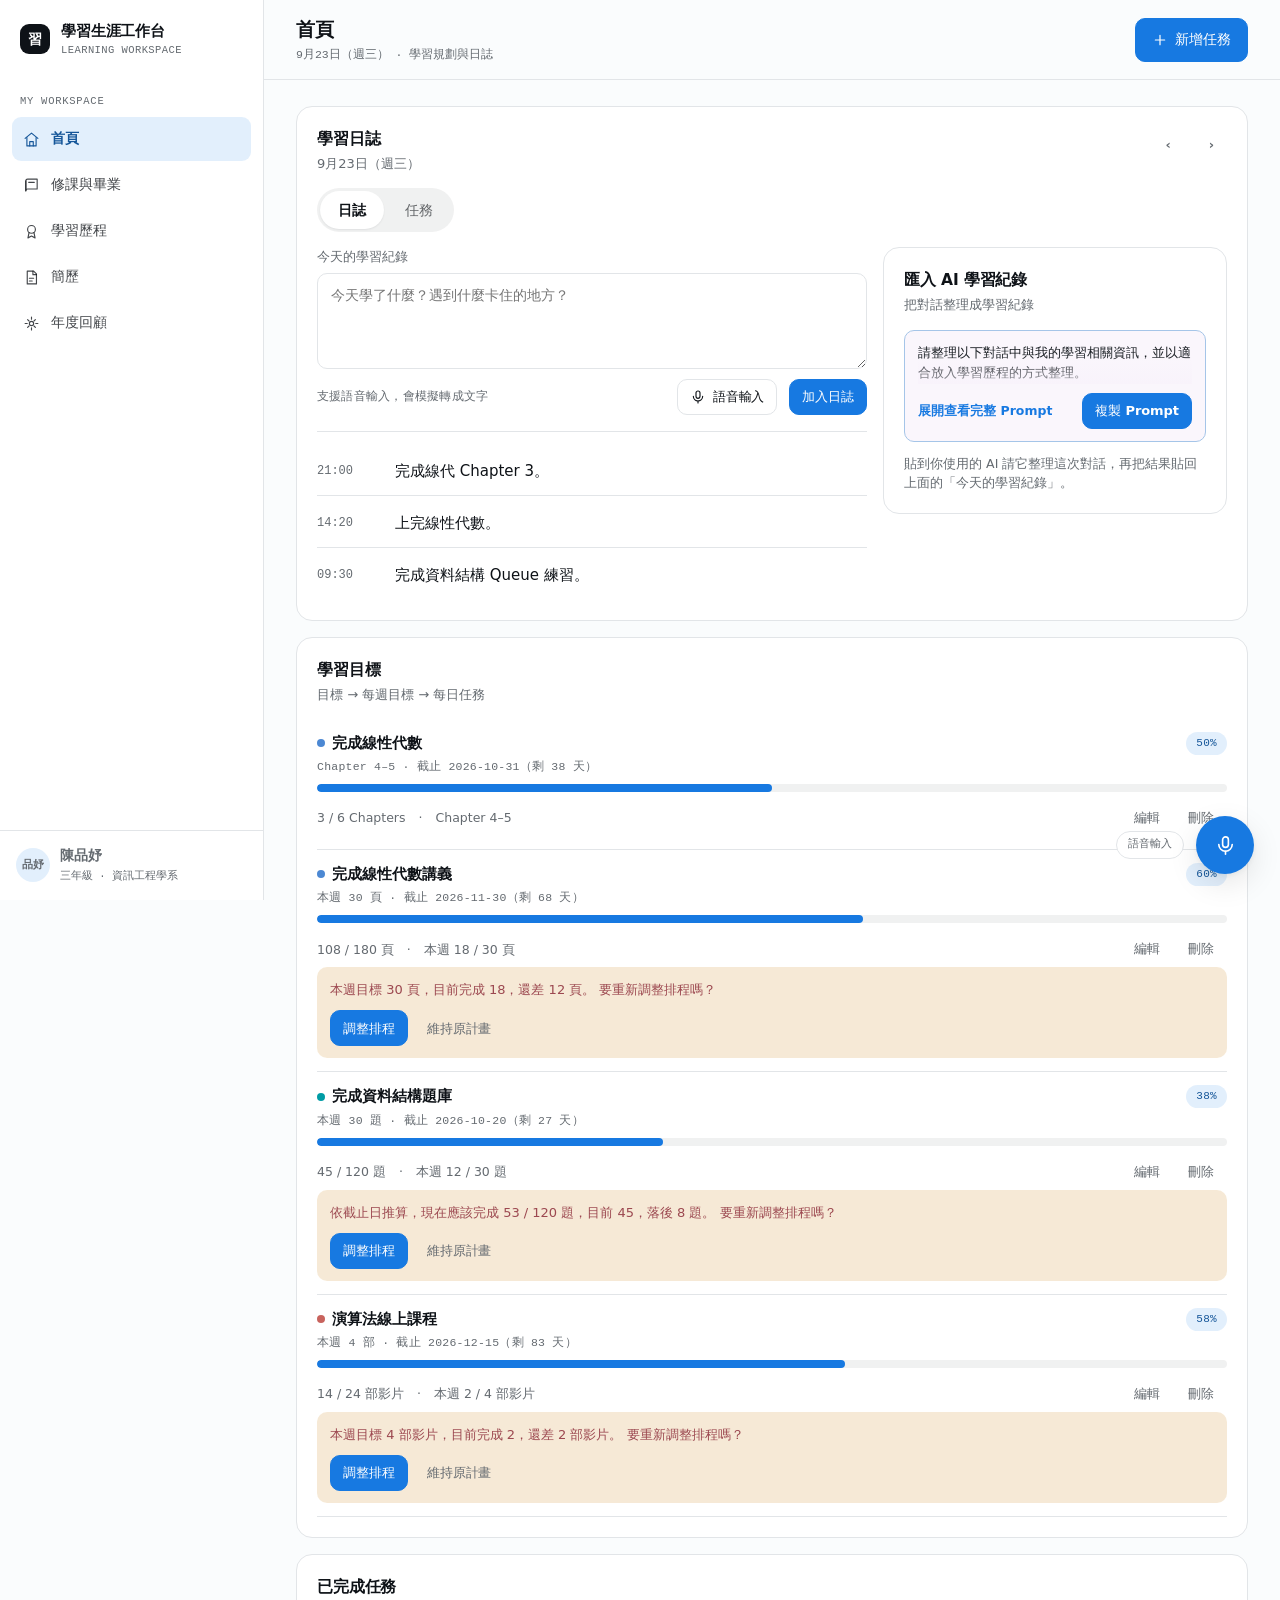
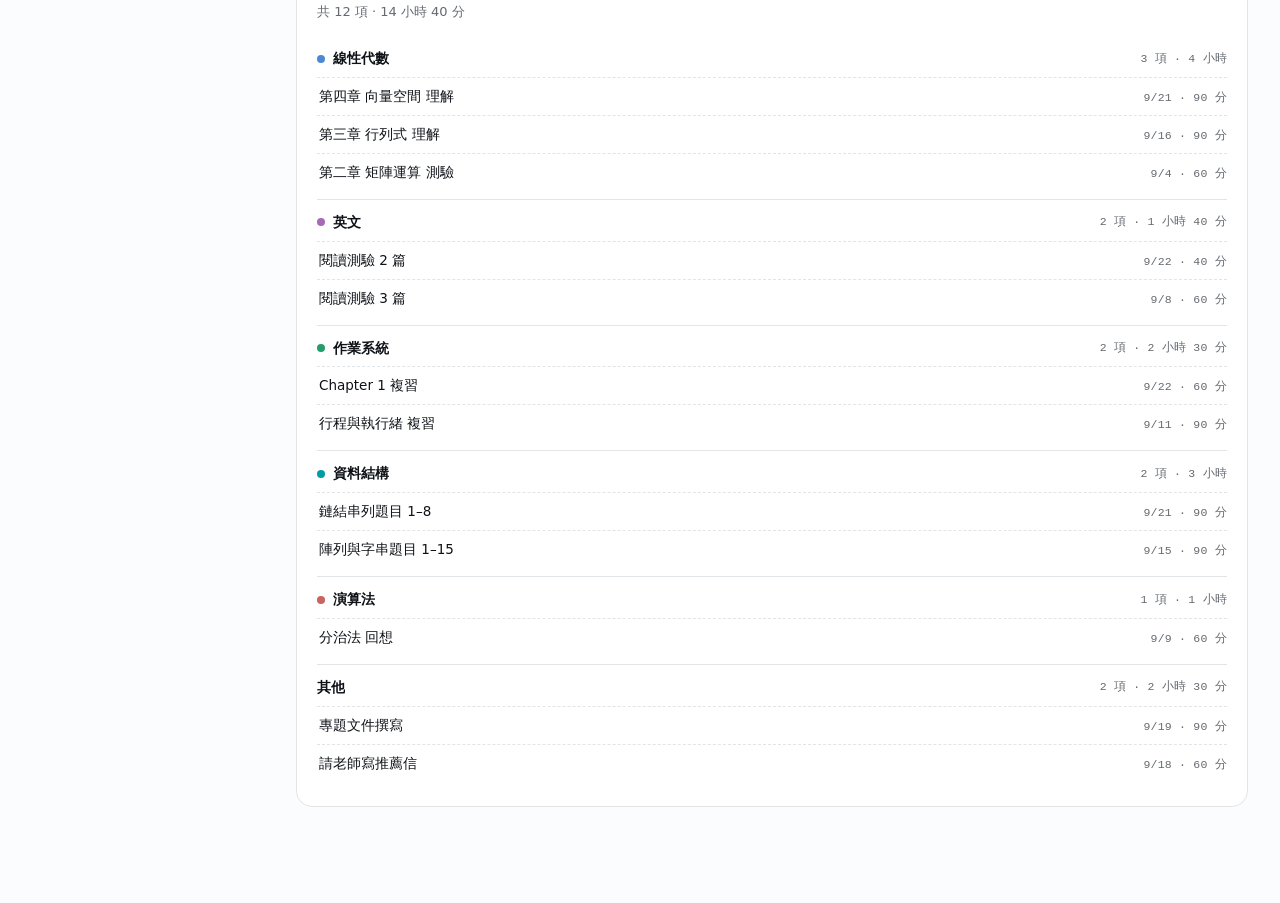
<file: index.html>
<!doctype html>
<html lang="zh-TW">
<head>
<meta charset="utf-8">
<meta name="viewport" content="width=device-width, initial-scale=1">
<title>首頁 · 學習生涯工作台</title>
<link rel="stylesheet" href="assets/theme.css">
<style>
  .ai-prompt{ border: 1px solid color-mix(in oklch, var(--accent) 32%, var(--border)); background: color-mix(in oklch, var(--accent-soft) 42%, var(--surface)); border-radius: var(--radius); padding: 12px 13px; }
  .ai-prompt-wrap{ position: relative; }
  .ai-prompt-text{ margin: 0; font-size: 12.5px; line-height: 1.62; white-space: pre-wrap; color: color-mix(in oklch, var(--fg) 86%, var(--muted)); max-height: 3.3em; overflow: hidden; transition: max-height .32s ease; }
  .ai-prompt[data-expanded="true"] .ai-prompt-text{ max-height: 640px; }
  .ai-prompt-wrap::after{ content: ''; position: absolute; left: 0; right: 0; bottom: 0; height: 28px; pointer-events: none; opacity: 1; transition: opacity .32s ease; background: linear-gradient(to bottom, transparent, color-mix(in oklch, var(--accent-soft) 42%, var(--surface))); }
  .ai-prompt[data-expanded="true"] .ai-prompt-wrap::after{ opacity: 0; }
  .ai-prompt-actions{ display: flex; align-items: center; justify-content: space-between; gap: 10px; margin-top: 9px; }
  .ai-prompt-more{ display: inline-flex; align-items: center; gap: 5px; padding: 0; border: 0; background: none; color: var(--accent); font: inherit; font-size: 12.5px; font-weight: 600; cursor: pointer; }
  .ai-prompt[data-expanded="true"] .ai-prompt-more{ display: none; }
  .ai-prompt-more .chev{ display: inline-flex; transition: transform .32s ease; }
  .ai-prompt-collapse{ display: none; align-items: center; gap: 4px; padding: 0; border: 0; background: none; color: var(--muted); font: inherit; font-size: 12.5px; font-weight: 600; cursor: pointer; }
  .ai-prompt[data-expanded="true"] .ai-prompt-collapse{ display: inline-flex; }
  .ai-prompt-collapse:hover{ color: var(--fg); }
  .btn.is-copied{ background: var(--ok); border-color: var(--ok); color: oklch(100% 0 0); }
  @media (max-width: 920px){
    .ai-prompt-more{ min-height: 44px; }
  }
</style>
</head>
<body data-page="home">
<div class="app">
  <aside class="sidebar" id="sidebar"></aside>
  <div class="main">
    <header class="appbar" id="appbar"></header>
    <main class="content" id="content"></main>
  </div>
</div>
<div class="toast-root" id="toastRoot"></div>
<div id="modalRoot"></div>
<div id="voiceRoot"></div>

<script src="assets/mock-data.js"></script>
<script src="assets/app.js"></script>
<script>
(function () {
  var db = OD.db;
  var ICO = {
    check: '<svg class="ico" viewBox="0 0 24 24" fill="none" stroke="currentColor" stroke-width="2.4" stroke-linecap="round" stroke-linejoin="round"><path d="M4 12.5 9 17.5 20 6.5"/></svg>',
    plus: '<svg class="ico" viewBox="0 0 24 24" fill="none" stroke="currentColor" stroke-width="1.8" stroke-linecap="round"><path d="M12 5v14M5 12h14"/></svg>',
    mic: '<svg class="ico" viewBox="0 0 24 24" fill="none" stroke="currentColor" stroke-width="1.7" stroke-linecap="round" stroke-linejoin="round"><rect x="9" y="3" width="6" height="11" rx="3"/><path d="M5 11a7 7 0 0 0 14 0"/><path d="M12 18v3"/></svg>',
    cal: '<svg class="ico" viewBox="0 0 24 24" fill="none" stroke="currentColor" stroke-width="1.7" stroke-linecap="round" stroke-linejoin="round"><rect x="3.5" y="5" width="17" height="16" rx="2.5"/><path d="M3.5 10h17M8 3v4M16 3v4"/></svg>',
    shield: '<svg class="ico" viewBox="0 0 24 24" fill="none" stroke="currentColor" stroke-width="1.7" stroke-linecap="round" stroke-linejoin="round"><path d="M12 3.5 19 6v6c0 4.2-3 7.4-7 8.5-4-1.1-7-4.3-7-8.5V6z"/><path d="m8.8 12 2.2 2.2 4.2-4.4"/></svg>',
    chev: '<svg class="ico" viewBox="0 0 24 24" fill="none" stroke="currentColor" stroke-width="1.8" stroke-linecap="round" stroke-linejoin="round"><path d="m6 9 6 6 6-6"/></svg>',
    doc: '<svg class="ico" viewBox="0 0 24 24" fill="none" stroke="currentColor" stroke-width="1.7" stroke-linecap="round" stroke-linejoin="round"><path d="M14 3H7a2 2 0 0 0-2 2v14a2 2 0 0 0 2 2h10a2 2 0 0 0 2-2V8z"/><path d="M14 3v5h5"/></svg>'
  };
  /* 任務類型的分組清單放在 mock data，學習資源頁「加入任務」時共用同一份；
     各頁各寫一份的話，新增類型時一定會漏改 */
  var KIND_GROUPS = db.taskKindGroups;
  var KINDS = KIND_GROUPS.reduce(function (a, g) { return a.concat(g[1]); }, []);
  var AI_PROMPT = [
    '請整理以下對話中與我的學習相關資訊，並以適合放入學習歷程的方式整理。',
    '',
    '請包含：',
    '・本次學習內容',
    '・已完成的事項',
    '・遇到的問題或困難',
    '・尚未完成／需要後續處理的事項',
    '・可以形成的學習成果',
    '',
    '請只整理對話中實際提到的資訊，不要自行推測。',
    '',
    '【對話內容】',
    '（在這裡貼上你的對話內容）'
  ].join('\n');

  var st = {
    view: 'journal', unit: 'day', selected: OD.today, paceLater: {},
    doneMore: {},
    nt: { mode: 'time', scope: 'day', timeMode: 'slot', slot: null, title: '', date: null, sidName: '', start: '19:00', end: '20:30', kind: null, editId: null }
  };

  function dot(h) { return 'oklch(62% 0.13 ' + h + ')'; }
  function card(title, sub, body, actions) {
    return '<section class="card" data-od-id="' + OD.slug(title) + '"><div class="card-head"><div><div class="card-title">' + title + '</div>' +
      (sub ? '<div class="card-sub">' + sub + '</div>' : '') + '</div>' + (actions || '') + '</div>' + body + '</section>';
  }
  function daysLeft(iso) { return Math.round((OD.parseISO(iso) - OD.parseISO(OD.today)) / 86400000); }
  function hm(min) { return ('0' + Math.floor(min / 60)).slice(-2) + ':' + ('0' + min % 60).slice(-2); }

  /* ── 空檔計算：排除本學期課表與已排任務 ─────────────────── */
  function freeSlots(iso) {
    var day = OD.dow(iso), busy = [];
    OD.timetableFor().filter(function (t) { return t.day === day; }).forEach(function (t) { busy.push({ s: OD.toMin(t.start), e: OD.toMin(t.end) }); });
    db.tasks.filter(function (t) { return t.date === iso && t.start; }).forEach(function (t) { busy.push({ s: OD.toMin(t.start), e: OD.toMin(t.end) }); });
    busy.sort(function (a, b) { return a.s - b.s; });
    var spans = [], cur = 8 * 60, end = 22 * 60;
    busy.forEach(function (b) { if (b.s - cur >= 60) spans.push([cur, b.s]); if (b.e > cur) cur = b.e; });
    if (end - cur >= 60) spans.push([cur, end]);
    var out = [];
    spans.forEach(function (sp) { for (var t = sp[0]; t + 60 <= sp[1]; t += 60) out.push({ start: t, end: t + 60 }); });
    return out;
  }
  function classesOn(iso) { return OD.timetableFor().filter(function (t) { return t.day === OD.dow(iso); }); }

  /* ── Appbar ─────────────────────────────────────────────── */
  OD.appbar({
    title: '首頁',
    sub: OD.fmtDate(OD.today) + ' · 學習規劃與日誌',
    actions: '<button class="btn btn-primary" data-action="new-task">' + ICO.plus + '新增任務</button>'
  });

  /* ── 主要渲染 ───────────────────────────────────────────── */
  function render() {
    /* 畫之前先確認這一週／這個月的目標任務都在，缺的補上 */
    if (ensurePeriodTasks()) OD.save();
    OD.$('#content').innerHTML = planningCard() +
      '<div style="margin-top:16px">' + goalsCard() + '</div>' + doneCard();
  }

  /* 學習規劃：任務 / 日誌 seg + 選定日期，日曆就在同一張卡內 */
  function planningCard() {
    var head =
      '<div class="card-head"><div><div class="card-title">' +
        (st.view === 'tasks' ? planTitle() : '學習日誌') + '</div><div class="card-sub">' +
        (st.view === 'tasks' ? periodLabel() : OD.fmtDate(st.selected)) + '</div></div>' +
        '<div class="row">' +
          '<button class="btn btn-sm btn-ghost" data-action="date-prev" aria-label="往前">‹</button>' +
          /* 已經在今天就不必再給「回到今天」，一顆按了沒反應的按鈕只會讓人困惑 */
          (st.selected === OD.today ? '' : '<button class="btn btn-sm btn-secondary" data-action="date-today">回到今天</button>') +
          '<button class="btn btn-sm btn-ghost" data-action="date-next" aria-label="往後">›</button>' +
        '</div></div>';
    var seg =
      '<div class="seg" style="margin-bottom:15px">' +
        '<button data-action="seg" data-view="journal"' + (st.view === 'journal' ? ' class="is-active"' : '') + '>日誌</button>' +
        '<button data-action="seg" data-view="tasks"' + (st.view === 'tasks' ? ' class="is-active"' : '') + '>任務</button>' +
      '</div>';
    /* 日曆三種單位都留著，只是換刻度；導覽只留卡頭這一組加減鈕，日曆自己不再給箭頭 */
    var body = st.view === 'tasks'
      ? unitSeg() + calendarInner() + '<hr class="rule" style="margin:18px 0">' + tasksView()
      : journalView();
    return '<section class="card" data-od-id="home-planning">' + head + seg + body + '</section>';
  }

  /* ── 任務的三種瀏覽單位：日 / 週 / 月 ───────────────────── */
  var UNITS = [['day', '日'], ['week', '週'], ['month', '月']];
  function unitSeg() {
    return '<div class="seg" style="margin-bottom:15px">' +
      UNITS.map(function (u) {
        return '<button data-action="unit" data-unit="' + u[0] + '"' + (st.unit === u[0] ? ' class="is-active"' : '') + '>' + u[1] + '</button>';
      }).join('') + '</div>';
  }
  function periodDates() {
    if (st.unit === 'week') return OD.weekDates(st.selected);
    if (st.unit === 'month') {
      var p = OD.parseISO(st.selected), n = OD.monthDays(p.getFullYear(), p.getMonth() + 1), out = [];
      for (var d = 1; d <= n; d++) out.push(OD.iso(new Date(p.getFullYear(), p.getMonth(), d)));
      return out;
    }
    return [st.selected];
  }
  function periodLabel() {
    if (st.unit === 'week') { var w = OD.weekDates(st.selected); return OD.fmtDateShort(w[0]) + ' – ' + OD.fmtDateShort(w[6]); }
    if (st.unit === 'month') { var p = OD.parseISO(st.selected); return p.getFullYear() + ' 年 ' + (p.getMonth() + 1) + ' 月'; }
    return OD.fmtDate(st.selected);
  }
  function planTitle() { return st.unit === 'month' ? '月計畫' : st.unit === 'week' ? '週計畫' : '日計畫'; }

  /* 週／月刻度先看「這段時間每個目標要完成多少」，再看底下的每日任務。
     日刻度看到的是今天要做的事，所以不顯示這一塊。

     這一塊不是把目標算出來給你看而已：本週目標就是一筆真的任務（scope=week），
     勾選、編輯、刪除都跟下面那些每日任務走同一條路，資料也只有這一份。 */
  function periodStart(scope, iso) {
    var d = iso || st.selected;
    if (scope === 'week') return OD.weekStart(d);
    var p = OD.parseISO(d);
    return OD.iso(new Date(p.getFullYear(), p.getMonth(), 1));
  }
  function periodKey(scope, iso) { return scope + ':' + iso; }
  /* 這個目標在這一週／這個月該完成哪個範圍、份量多少。
     單位是章節就講「第幾章」。章節的單位字串是 'Chapters'，直接接在數字後面
     會變成「完成 1 Chapters」，所以這裡改寫成中文的「完成第 N 章」。 */
  function isChapters(u) { return /^(chapters?|章)$/i.test(String(u || '').trim()); }
  function goalPeriod(g, weeks) {
    if (g.current >= g.total) return null;      /* 已達成，不必再排 */
    var amount = Math.max(1, Math.round((g.weekTarget || 1) * weeks));
    var left = Math.max(0, g.total - g.current);
    amount = Math.min(amount, left) || 1;
    var from = g.current + 1, to = Math.min(g.total, g.current + amount);
    var text = isChapters(g.unit)
      ? (from === to ? '完成第 ' + from + ' 章' : '完成第 ' + from + '–' + to + ' 章')
      : '完成 ' + amount + ' ' + g.unit;
    return { text: text, amount: amount, from: from, to: to };
  }
  /* 開啟這一週／這個月時，替每個目標補上它的週／月任務。
     刪掉的那一筆會記在目標的 dropped 上，不會每次重畫又被生回來。 */
  function ensurePeriodTasks() {
    var changed = false;
    ['week', 'month'].forEach(function (scope) {
      var start = periodStart(scope);
      var weeks = scope === 'month' ? weeksInMonth(start) : 1;
      db.goals.forEach(function (g) {
        if (g.dropped && g.dropped[periodKey(scope, start)]) return;
        var p = goalPeriod(g, weeks);
        var t = db.tasks.filter(function (x) {
          return x.auto && x.goalId === g.id && x.scope === scope && x.date === start;
        })[0];
        if (!t) {
          if (!p) return;                       /* 已達成，不必再開一筆 */
          db.tasks.push({
            id: OD.uid('k'), date: start, start: '', end: '', scope: scope,
            sid: g.sid, title: p.text, kind: '理解', minutes: 0,
            done: g.current >= p.to, type: 'time', auto: true,
            goalId: g.id, goalAmount: p.amount, goalFrom: p.from, goalTo: p.to
          });
          changed = true;
          return;
        }
        if (t.done) return;                     /* 做完的那筆就是紀錄，不再改它 */
        if (!p) { t.done = true; changed = true; return; }
        /* 還沒做的話，份量跟著現在的進度走：上週沒做完的，這週講的還是下一個章節 */
        if (t.title !== p.text || t.goalAmount !== p.amount || t.goalFrom !== p.from || t.goalTo !== p.to) {
          t.title = p.text; t.goalAmount = p.amount; t.goalFrom = p.from; t.goalTo = p.to;
          changed = true;
        }
      });
    });
    return changed;
  }
  function msBlock() {
    if (st.unit === 'day') return '';
    var scope = st.unit === 'month' ? 'month' : 'week';
    var start = periodStart(scope);
    var items = db.tasks.filter(function (t) {
      return t.auto && t.scope === scope && t.date === start;
    }).sort(function (a, b) {
      var ga = OD.goal(a.goalId), gb = OD.goal(b.goalId);
      return (ga ? db.goals.indexOf(ga) : 99) - (gb ? db.goals.indexOf(gb) : 99);
    });
    if (!items.length) return '';
    return '<div class="ms"><div class="ms-head">' + (scope === 'month' ? '本月目標' : '本週目標') + '</div>' +
      items.map(msRow).join('') + '</div>';
  }
  function msRow(t) {
    var g = OD.goal(t.goalId);
    var period = t.scope === 'month' ? '本月' : '本週';
    return '<div class="ms-row' + (t.done ? ' is-done' : '') + '">' +
      '<button class="check" data-action="task-toggle" data-id="' + t.id + '" aria-pressed="' + t.done + '" aria-label="標記這個' + period + '目標完成">' + ICO.check + '</button>' +
      '<div class="grow"><div class="ms-amount">' + OD.esc(t.title) + '</div>' +
        '<div class="meta">' + (g
          ? OD.esc(g.title) + '　·　進度 ' + g.current + ' / ' + g.total + ' ' + g.unit
          : '目標已刪除') + '</div></div>' +
      '<div class="ms-act">' +
        '<button class="btn btn-sm btn-ghost" data-action="task-edit" data-id="' + t.id + '">編輯</button>' +
        '<button class="btn btn-sm btn-ghost" data-action="task-del" data-id="' + t.id + '">刪除</button>' +
      '</div></div>';
  }
  /* 每日任務做完就把對應的週／月目標一起帶完成，反過來也一樣：
     兩邊是同一段進度，不各記一份。 */
  function syncPeriodDone(g) {
    ['week', 'month'].forEach(function (scope) {
      var start = periodStart(scope, OD.today);
      db.tasks.forEach(function (t) {
        /* 只看今天所在的這一週／這個月：現在的進度不該把未來的週次提前打勾 */
        if (t.auto && t.goalId === g.id && t.goalTo != null && t.scope === scope && t.date === start) {
          t.done = g.current >= t.goalTo;
        }
      });
    });
  }
  /* 這個月橫跨幾個週次（4 或 5），月目標才不會一律用 4 週去算 */
  function weeksInMonth(iso) {
    var p = OD.parseISO(iso), n = OD.monthDays(p.getFullYear(), p.getMonth() + 1), seen = {}, c = 0;
    for (var d = 1; d <= n; d++) {
      var w = OD.weekStart(OD.iso(new Date(p.getFullYear(), p.getMonth(), d)));
      if (!seen[w]) { seen[w] = 1; c++; }
    }
    return c;
  }

  function tasksView() {
    var ms = msBlock();
    var dates = periodDates(), total = 0, done = 0, groups = '';
    dates.forEach(function (iso) {
      var list = OD.tasksOn(iso);
      if (!list.length) return;
      var d = list.filter(function (t) { return t.done; }).length;
      total += list.length; done += d;
      var head = st.unit === 'day' ? '' :
        '<div class="row-between task-group-head">' +
          '<span class="mini' + (iso === OD.today ? ' is-today' : '') + '">' + OD.fmtDate(iso) + '</span>' +
          '<span class="meta">' + d + ' / ' + list.length + ' 完成</span></div>';
      groups += '<div class="task-group">' + head + '<div class="task-list">' + list.map(taskRow).join('') + '</div></div>';
    });
    if (!total) {
      var scope = st.unit === 'month' ? '這個月' : st.unit === 'week' ? '這週' : '這天';
      return ms + '<div class="empty">' + scope + '還沒有任務。<br>' +
        '<button class="btn btn-sm btn-primary" data-action="new-task" style="margin-top:12px">' + ICO.plus + '新增任務</button></div>';
    }
    var meta = st.unit === 'day' ? done + ' / ' + total + ' 完成' : '共 ' + total + ' 項 · 完成 ' + done + ' 項';
    /* 新增任務放清單後面：先看完已經排了什麼，再決定要不要加 */
    return ms + '<div class="meta" style="margin-bottom:12px">' + meta + '</div>' + groups +
      '<div class="row" style="margin-top:14px"><button class="btn btn-sm btn-secondary" data-action="new-task">' + ICO.plus + '新增任務</button></div>';
  }

  function taskRow(t) {
    var s = OD.subject(t.sid), hue = s ? s.hue : 250;
    /* 週／月刻度的任務不綁時段，用標籤說明它屬於哪個範圍 */
    var period = t.scope === 'week' ? '本週' : t.scope === 'month' ? '本月' : '';
    return '<div class="task' + (t.done ? ' is-done' : '') + '">' +
      '<button class="check" data-action="task-toggle" data-id="' + t.id + '" aria-pressed="' + t.done + '" aria-label="標記完成">' + ICO.check + '</button>' +
      '<div class="task-time">' + (period ? '' : (t.start || '') + (t.end ? '<br>' + t.end : '')) + '</div>' +
      '<div class="task-body"><div class="task-title">' + OD.esc(t.title) + '</div>' +
        '<div class="task-meta">' +
          /* 一般事務沒有科目，就不要硬掛一顆顏色點 */
          (s ? '<span class="subject-dot" style="background:' + dot(hue) + '"></span>' +
            '<span class="mini">' + OD.esc(s.name) + '</span>' : '') +
          '<span class="tag tag-plain">' + OD.esc(t.kind) + '</span>' +
          (t.minutes ? '<span class="pill pill-muted">' + t.minutes + ' 分</span>' : '') +
          (period ? '<span class="pill">' + period + '</span>' : '') +
          (t.goalId ? '<span class="pill">目標任務</span>' : '') + '</div>' +
        '<div class="task-actions"><button class="btn btn-sm btn-ghost" data-action="task-edit" data-id="' + t.id + '">編輯</button>' +
          '<button class="btn btn-sm btn-ghost" data-action="task-del" data-id="' + t.id + '">刪除</button></div></div></div>';
  }

  function journalView() {
    var list = db.journals.filter(function (j) { return j.date === st.selected; })
      .sort(function (a, b) { return String(b.time).localeCompare(String(a.time)); });
    var body = list.length
      ? '<div class="tl">' + list.map(function (j) {
          return '<div class="tl-item"><div class="tl-time">' + j.time + '</div><div class="tl-body"><div>' + OD.esc(j.text) + '</div></div></div>';
        }).join('') + '</div>'
      : '<div class="empty">這天還沒有日誌，寫一筆今天的學習紀錄吧。</div>';
    var main = '<div class="field"><label>今天的學習紀錄</label>' +
        '<textarea class="textarea" id="jText" placeholder="今天學了什麼？遇到什麼卡住的地方？"></textarea></div>' +
      '<div class="row-between" style="margin-top:10px"><span class="meta">支援語音輸入，會模擬轉成文字</span>' +
        '<div class="row"><button class="btn btn-sm btn-secondary" data-action="mic" data-target="#jText">' + ICO.mic + '語音輸入</button>' +
        '<button class="btn btn-sm btn-primary" data-action="journal-add">加入日誌</button></div></div>' +
      '<hr class="rule" style="margin:16px 0">' + body;
    return '<div class="split"><div>' + main + '</div>' + aiJournalCard() + '</div>';
  }

  /* 匯入 AI 學習紀錄：複製指令 → 貼給 AI → 把整理結果貼回日誌（一句話說完，不再編號三步驟） */
  function aiJournalCard() {
    var body =
      '<div class="ai-prompt" id="aiPrompt" data-expanded="false">' +
        '<div class="ai-prompt-wrap"><p class="ai-prompt-text">' + OD.esc(AI_PROMPT) + '</p></div>' +
        '<div class="ai-prompt-actions">' +
          '<button class="ai-prompt-more" type="button" data-action="prompt-expand">展開查看完整 Prompt<span class="chev">' + ICO.chev + '</span></button>' +
          '<button class="ai-prompt-collapse" type="button" data-action="prompt-collapse">收合 ↑</button>' +
          '<button class="btn btn-sm btn-primary" type="button" data-action="copy-prompt">複製 Prompt</button>' +
        '</div>' +
      '</div>' +
      '<p class="mini" style="margin:12px 0 0">貼到你使用的 AI 請它整理這次對話，再把結果貼回上面的「今天的學習紀錄」。</p>';
    return card('匯入 AI 學習紀錄', '把對話整理成學習紀錄', body);
  }

  /* 已完成任務：分門別類回顧。有科目的照科目分（看「這科做了多少」），
     沒科目的全部收進「其他」一組——請老師寫推薦信這種事不屬於任何一科。 */
  function doneCard() {
    var list = db.tasks.filter(function (t) { return t.done; })
      .sort(function (a, b) { return a.date < b.date ? 1 : -1; });
    if (!list.length) {
      return '<div style="margin-top:16px">' +
        card('已完成任務', '完成的任務會累積在這裡', '<div class="empty">還沒有完成的任務。</div>') + '</div>';
    }
    var groups = {}, order = [];
    list.forEach(function (t) {
      var k = t.sid || '';
      if (!groups[k]) { groups[k] = []; order.push(k); }
      groups[k].push(t);
    });
    /* 項目多的排前面，一眼看出時間花在哪；「其他」不分科目，固定排最後 */
    order.sort(function (a, b) {
      if (!a !== !b) return a ? -1 : 1;
      return groups[b].length - groups[a].length;
    });
    var body = order.map(function (k) { return doneGroup(k, groups[k]); }).join('');
    var mins = list.reduce(function (a, t) { return a + (+t.minutes || 0); }, 0);
    return '<div style="margin-top:16px">' +
      card('已完成任務', '共 ' + list.length + ' 項' + (mins ? ' · ' + OD.fmtMin(mins) : ''), body) + '</div>';
  }
  function doneGroup(k, items) {
    var s = OD.subject(k);
    var mins = items.reduce(function (a, t) { return a + (+t.minutes || 0); }, 0);
    var shown = st.doneMore[k] ? items : items.slice(0, 4);
    return '<div class="done-group">' +
      '<div class="done-head"><span class="done-name">' +
        (s ? '<span class="subject-dot" style="background:' + dot(s.hue) + '"></span>' : '') +
        '<span>' + OD.esc(s ? s.name : '其他') + '</span></span>' +
        '<span class="meta">' + items.length + ' 項' + (mins ? ' · ' + OD.fmtMin(mins) : '') + '</span></div>' +
      '<div class="done-list">' + shown.map(function (t) {
        return '<div class="done-item"><span class="done-title">' + OD.esc(t.title) + '</span>' +
          '<span class="meta">' + OD.fmtDateShort(t.date) + (t.minutes ? ' · ' + t.minutes + ' 分' : '') + '</span></div>';
      }).join('') + '</div>' +
      (shown.length < items.length
        ? '<button class="btn btn-sm btn-ghost done-more" data-action="done-more" data-key="' + OD.esc(k) + '">顯示另外 ' + (items.length - shown.length) + ' 項</button>'
        : '') +
      '</div>';
  }
  OD.on('done-more', function (el) { st.doneMore[el.getAttribute('data-key')] = 1; render(); });

  /* 學習目標 */
  function goalsCard() {
    if (!db.goals.length) return card('學習目標', '把大目標拆成每日任務', '<div class="empty">尚無學習目標。</div>');
    return card('學習目標', '目標 → 每週目標 → 每日任務', db.goals.map(goalRow).join(''));
  }
  /* 落後判定：用「已經過掉的時間」推估此刻應該完成多少，再跟實際進度比 */
  function goalPace(g) {
    var start = g.createdAt || g.deadline;
    var span = Math.max(1, Math.round((OD.parseISO(g.deadline) - OD.parseISO(start)) / 86400000));
    var gone = Math.max(0, Math.min(span, Math.round((OD.parseISO(OD.today) - OD.parseISO(start)) / 86400000)));
    var due = Math.min(g.total, Math.round(g.total * gone / span));
    var short = due - g.current;
    var weekShort = g.weekTarget != null ? Math.max(0, g.weekTarget - g.weekDone) : 0;
    return {
      due: due, short: short, weekShort: weekShort,
      /* 差到總量的一成、或本週目標沒達到，就值得問一次要不要重排 */
      behind: g.current < g.total && daysLeft(g.deadline) >= 0 &&
        (short >= Math.max(1, Math.round(g.total * 0.1)) || (weekShort > 0 && gone > 0))
    };
  }
  OD.on('goal-pace-later', function (el) { st.paceLater[el.getAttribute('data-id')] = 1; render(); });
  OD.on('goal-edit', function (el) {
    var g = OD.goal(el.getAttribute('data-id')); if (!g) return;
    var s = OD.subject(g.sid);
    resetNT();
    st.nt.mode = 'goal'; st.nt.editGoalId = g.id;
    st.nt.goal = {
      title: g.title, sidName: s ? s.name : '', measure: g.measure,
      total: g.total, week: g.weekTarget || 1, deadline: g.deadline
    };
    openNT();
  });
  OD.on('goal-del', function (el) {
    var g = OD.goal(el.getAttribute('data-id')); if (!g) return;
    var pending = db.tasks.filter(function (t) { return t.goalId === g.id && !t.done; }).length;
    OD.modal({
      title: '刪除學習目標', sub: '刪除後無法復原',
      body: '<div>確定要刪除「' + OD.esc(g.title) + '」嗎？</div>' +
        (pending
          ? '<div class="meta" style="margin-top:8px">還沒完成的 ' + pending + ' 筆任務會一起刪掉；已經完成的會留在下面的「已完成任務」。</div>'
          : ''),
      foot: '<button class="btn btn-secondary" data-action="modal-close">取消</button>' +
        '<button class="btn btn-primary" data-action="goal-del-ok" data-id="' + g.id + '">刪除目標</button>'
    });
  });
  OD.on('goal-del-ok', function (el) {
    var g = OD.goal(el.getAttribute('data-id')); if (!g) return;
    var keep = db.tasks.filter(function (t) { return t.goalId !== g.id || t.done; });
    db.tasks = keep.map(function (t) {
      if (t.goalId !== g.id) return t;
      /* 完成的任務留著當紀錄，但把指向已刪目標的欄位拿掉，不留懸空的連結 */
      return {
        id: t.id, date: t.date, start: t.start, end: t.end, scope: t.scope, sid: t.sid,
        title: t.title, kind: t.kind, minutes: t.minutes, done: t.done, type: t.type
      };
    });
    db.goals = db.goals.filter(function (x) { return x.id !== g.id; });
    OD.save(); OD.closeModal(); render(); OD.toast('已刪除目標');
  });

  function goalRow(g) {
    var s = OD.subject(g.sid), pct = Math.min(100, Math.round(g.current / g.total * 100));
    var week = (g.weekTarget != null) ? '本週 ' + g.weekDone + ' / ' + g.weekTarget + ' ' + g.unit : g.weekLabel;
    var d = daysLeft(g.deadline);
    var pace = goalPace(g);
    /* 進度落後時不直接改排程，先問使用者要不要重排 */
    var note = (pace.behind && !st.paceLater[g.id])
      ? '<div class="pace-note">' +
          (pace.short >= 1
            ? '依截止日推算，現在應該完成 ' + pace.due + ' / ' + g.total + ' ' + g.unit + '，目前 ' + g.current + '，落後 ' + pace.short + ' ' + g.unit + '。'
            : '本週目標 ' + g.weekTarget + ' ' + g.unit + '，目前完成 ' + g.weekDone + '，還差 ' + pace.weekShort + ' ' + g.unit + '。') +
          ' 要重新調整排程嗎？' +
          '<div class="row" style="gap:6px">' +
            '<button class="btn btn-sm btn-primary" data-action="goal-plan" data-id="' + g.id + '">調整排程</button>' +
            '<button class="btn btn-sm btn-ghost" data-action="goal-pace-later" data-id="' + g.id + '">維持原計畫</button>' +
          '</div></div>'
      : '';
    return '<div style="padding:13px 0;border-bottom:1px solid var(--border)">' +
      '<div class="row-between is-keep" style="align-items:flex-start"><div class="grow">' +
        '<div class="row" style="gap:7px"><span class="subject-dot" style="background:' + dot(s ? s.hue : 250) + '"></span>' +
        '<b style="font-size:14.5px">' + OD.esc(g.title) + '</b></div>' +
        '<div class="meta" style="margin:4px 0 8px">' + OD.esc(g.weekLabel) + ' · 截止 ' + g.deadline + '（' + (d >= 0 ? '剩 ' + d + ' 天' : '已逾期') + '）</div>' +
      '</div><span class="pill">' + pct + '%</span></div>' +
      '<div class="bar"><i style="width:' + pct + '%"></i></div>' +
      '<div class="row" style="margin-top:8px;gap:2px">' +
        '<span class="mini">' + g.current + ' / ' + g.total + ' ' + g.unit + '　·　' + week + '</span>' +
        '<button class="btn btn-sm btn-ghost" style="margin-left:auto" data-action="goal-edit" data-id="' + g.id + '">編輯</button>' +
        '<button class="btn btn-sm btn-ghost" data-action="goal-del" data-id="' + g.id + '">刪除</button>' +
      '</div>' +
      note + '</div>';
  }

  /* 日曆（置於學習規劃卡內）：日／週是一週橫列，月是整個月。
     兩種刻度共用同一組格子，切換單位時只是行數變多變少，版面不會跳掉。 */
  function calendarInner() {
    var labels = ['一', '二', '三', '四', '五', '六', '日'];
    var cells = st.unit === 'month' ? monthCells() : OD.weekDates(st.selected);
    return '<div class="cal-top" data-od-id="home-calendar">' +
      '<div class="cal"><div class="cal-dow">' + labels.map(function (l) { return '<span>' + l + '</span>'; }).join('') + '</div>' +
      '<div class="cal-grid">' + cells.map(calCell).join('') + '</div></div>' +
      '<div class="meta" style="margin-top:10px">點日期就切到那一天，看那天排了什麼。</div></div>';
  }
  /* 月刻度要補空格，1 號才會落在正確的星期欄 */
  function monthCells() {
    var p = OD.parseISO(st.selected), y = p.getFullYear(), m0 = p.getMonth();
    var lead = (new Date(y, m0, 1).getDay() + 6) % 7, n = OD.monthDays(y, m0 + 1), out = [];
    for (var i = 0; i < lead; i++) out.push(null);
    for (var d = 1; d <= n; d++) out.push(OD.iso(new Date(y, m0, d)));
    while (out.length % 7) out.push(null);
    return out;
  }
  function calCell(iso) {
    if (!iso) return '<div class="cal-cell is-out" aria-hidden="true"></div>';
    var ts = OD.tasksOn(iso);
    var dots = ts.slice(0, 3).map(function () { return '<i></i>'; }).join('');
    var cls = 'cal-cell' + (iso === OD.today ? ' is-today' : '') + (iso === st.selected ? ' is-selected' : '');
    return '<button class="' + cls + '" data-action="cal-pick" data-date="' + iso + '" aria-label="' + OD.fmtDate(iso) + '">' +
      '<span class="cal-num">' + OD.parseISO(iso).getDate() + '</span>' +
      '<span class="cal-dots">' + dots + '</span>' +
      (ts.length ? '<span class="cal-count">' + ts.length + '項</span>' : '') +
    '</button>';
  }

  /* ── 互動 ───────────────────────────────────────────────── */
  OD.on('seg', function (el) { st.view = el.getAttribute('data-view'); render(); });
  /* 點日期就是「看那一天」：一律切到日刻度，要回週或月再按上面的分段鈕 */
  OD.on('cal-pick', function (el) {
    st.selected = el.getAttribute('data-date');
    st.view = 'tasks'; st.unit = 'day';
    render();
  });
  OD.on('date-prev', function () { shift(-1); });
  OD.on('date-next', function () { shift(1); });
  OD.on('unit', function (el) { st.unit = el.getAttribute('data-unit'); render(); });
  OD.on('date-today', function () { st.selected = OD.today; render(); });
  /* 移動幅度依瀏覽單位：日 ±1 天、週 ±7 天、月 ±1 個月 */
  function shift(n) {
    var d = OD.parseISO(st.selected);
    if (st.unit === 'month') {
      var day = d.getDate(); d.setDate(1); d.setMonth(d.getMonth() + n);
      /* 1/31 加一個月不該變成 3/3 */
      d.setDate(Math.min(day, new Date(d.getFullYear(), d.getMonth() + 1, 0).getDate()));
    } else {
      d.setDate(d.getDate() + n * (st.unit === 'week' ? 7 : 1));
    }
    st.selected = OD.iso(d); render();
  }
  /* 勾一項任務就等於回報目標進度，同一個任務紀錄同時驅動目標的進度條；
     取消勾選會把進度還回去，所以不必再有一顆手動「完成目標」的按鈕。 */
  OD.on('task-toggle', function (el) {
    var t = db.tasks.filter(function (x) { return x.id === el.getAttribute('data-id'); })[0];
    if (!t) return;
    t.done = !t.done;
    var g = (t.goalId && t.goalAmount) ? OD.goal(t.goalId) : null;
    if (g) {
      if (t.goalFrom != null) {
        /* 週／月目標：勾了代表這一段做完，取消代表退回這一段之前 */
        g.current = t.done ? Math.min(g.total, t.goalTo) : Math.max(0, t.goalFrom - 1);
        if (g.weekTarget != null && t.scope === 'week') g.weekDone = t.done ? g.weekTarget : 0;
      } else {
        var d = t.done ? t.goalAmount : -t.goalAmount;
        g.current = Math.max(0, Math.min(g.total, g.current + d));
        if (g.weekTarget != null) g.weekDone = Math.max(0, Math.min(g.weekTarget, g.weekDone + d));
      }
      syncPeriodDone(g);
    }
    OD.save(); render();
    OD.toast(t.done ? '已完成：' + t.title : '已取消完成');
  });
  OD.on('task-del', function (el) {
    var id = el.getAttribute('data-id');
    var t = db.tasks.filter(function (x) { return x.id === id; })[0];
    /* 自動排出來的週／月目標刪掉後要留個記號，不然下次重畫又被排回來 */
    var period = t && t.auto && t.scope !== 'day';
    if (period) {
      var g = OD.goal(t.goalId);
      if (g) { g.dropped = g.dropped || {}; g.dropped[periodKey(t.scope, t.date)] = 1; }
    }
    db.tasks = db.tasks.filter(function (x) { return x.id !== id; });
    OD.save(); render();
    OD.toast(period ? '已刪除這個' + (t.scope === 'month' ? '月' : '週') + '目標' : '已刪除任務');
  });
  OD.on('journal-add', function () {
    var v = (OD.$('#jText') || {}).value || '';
    if (!v.trim()) { OD.toast('請先輸入內容'); return; }
    OD.addJournal(v.trim(), st.selected); render(); OD.toast('已加入日誌');
  });
  OD.on('prompt-expand', function () {
    var p = OD.$('#aiPrompt'); if (p) p.setAttribute('data-expanded', 'true');
  });
  OD.on('prompt-collapse', function () {
    var p = OD.$('#aiPrompt'); if (p) p.setAttribute('data-expanded', 'false');
  });
  OD.on('copy-prompt', function (el) {
    var reset = function () {
      if (!el) return;
      el.textContent = '已複製 ✓'; el.classList.add('is-copied');
      setTimeout(function () { el.textContent = '複製 Prompt'; el.classList.remove('is-copied'); }, 1800);
    };
    var fallback = function () {
      var ta = document.createElement('textarea');
      ta.value = AI_PROMPT; ta.setAttribute('readonly', '');
      ta.style.position = 'fixed'; ta.style.top = '-1000px'; ta.style.opacity = '0';
      document.body.appendChild(ta); ta.select();
      var ok = false;
      try { ok = document.execCommand('copy'); } catch (e) { ok = false; }
      document.body.removeChild(ta);
      if (ok) { reset(); }
      else if (el) { el.textContent = '請手動選取複製'; setTimeout(function () { el.textContent = '複製 Prompt'; }, 1800); }
    };
    if (navigator.clipboard && navigator.clipboard.writeText) {
      navigator.clipboard.writeText(AI_PROMPT).then(reset, fallback);
    } else { fallback(); }
  });

  /* 新增任務 / 目標 */
  function resetNT() {
    st.nt.mode = 'time'; st.nt.scope = 'day'; st.nt.timeMode = 'slot'; st.nt.slot = null; st.nt.title = '';
    st.nt.date = null; st.nt.sidName = ''; st.nt.start = '19:00'; st.nt.end = '20:30';
    st.nt.kind = null; st.nt.editId = null;
    st.nt.editGoalId = null; st.nt.goal = null;
  }
  OD.on('new-task', function () { resetNT(); openNT(); });
  OD.on('nt-mode', function (el) {
    captureNT();
    st.nt.mode = el.getAttribute('data-mode');
    refreshNT();
  });
  OD.on('nt-timemode', function (el) { captureNT(); st.nt.timeMode = el.getAttribute('data-tm'); refreshNT(); });
  /* refreshNT 會把整個表單換掉，所以動它之前一定要先把已經打好的字收回 state，
     否則「名稱打完再挑時段」會把名稱洗掉。 */
  OD.on('nt-start', function (el) { captureNT(); st.nt.start = el.value; refreshNT(); });
  OD.on('nt-end', function (el) { captureNT(); st.nt.end = el.value; refreshNT(); });
  OD.on('nt-date', function (el) { captureNT(); st.nt.date = el.value; st.nt.slot = null; refreshNT(); });
  OD.on('nt-scope', function (el) {
    captureNT();
    st.nt.scope = el.getAttribute('data-scope');
    st.nt.slot = null;
    /* 換刻度就把日期歸到那個刻度的起點，週與月才知道自己的範圍 */
    var base = OD.parseISO(st.nt.date || st.selected);
    st.nt.date = st.nt.scope === 'week' ? OD.weekStart(OD.iso(base))
      : st.nt.scope === 'month' ? OD.iso(new Date(base.getFullYear(), base.getMonth(), 1))
        : OD.iso(base);
    refreshNT();
  });
  OD.on('nt-period', function (el) {
    captureNT();
    var d = +el.getAttribute('data-d');
    var base = OD.parseISO(st.nt.date || st.selected);
    if ((st.nt.scope || 'day') === 'week') base.setDate(base.getDate() + d * 7);
    else base = new Date(base.getFullYear(), base.getMonth() + d, 1);
    st.nt.date = OD.iso(base);
    st.nt.slot = null;
    refreshNT();
  });
  OD.on('nt-slot', function (el) { captureNT(); st.nt.slot = +el.getAttribute('data-s'); refreshNT(); });

  /* 科目選擇器互動 */
  OD.on('subj-menu', function (el) {
    var field = el.closest('.subj-field'); if (!field) return;
    var menu = field.querySelector('.subj-menu'); if (!menu) return;
    menu.hidden = !menu.hidden;
    var inp = field.querySelector('.subj-input');
    if (!menu.hidden) { menu.innerHTML = subjMenu(inp ? inp.value : ''); if (inp) inp.focus(); }
  });
  OD.on('subj-filter', function (el) {
    var field = el.closest('.subj-field'); if (!field) return;
    var menu = field.querySelector('.subj-menu'); if (!menu) return;
    menu.hidden = false; menu.innerHTML = subjMenu(el.value);
  });
  OD.on('subj-pick', function (el) {
    var field = el.closest('.subj-field'); if (!field) return;
    var inp = field.querySelector('.subj-input'); if (inp) inp.value = el.getAttribute('data-name');
    var menu = field.querySelector('.subj-menu'); if (menu) menu.hidden = true;
    if (inp) inp.focus();
  });
  OD.on('subj-del', function (el) {
    OD.removeSubject(el.getAttribute('data-id'));
    var field = el.closest('.subj-field');
    if (field) {
      var menu = field.querySelector('.subj-menu');
      var inp = field.querySelector('.subj-input');
      if (menu) menu.innerHTML = subjMenu(inp ? inp.value : '');
    }
    OD.toast('已刪除科目');
  });
  OD.on('nt-save', function () {
    if (st.nt.mode === 'time') {
      var title = ((OD.$('#ntTitle') || {}).value || '').trim();
      if (!title) { OD.toast('請輸入任務名稱'); return; }
      var date = (OD.$('#ntDate') || {}).value || st.selected;
      var scope = st.nt.scope || 'day';
      var start = '', end = '', msg = '已新增任務';
      if (scope !== 'day') {
        /* 週與月刻度的任務先不綁時間，等排到日刻度再指定 */
        msg = scope === 'week' ? '已排進這一週' : '已排進這個月';
      } else if (st.nt.timeMode === 'manual') {
        start = (OD.$('#ntStart') || {}).value || '';
        end = (OD.$('#ntEnd') || {}).value || '';
        if (start && end && OD.toMin(end) <= OD.toMin(start)) { OD.toast('結束時間需晚於開始時間'); return; }
        if (start && end && timeOverlap(date, start, end).length) msg = '已建立，但與課表時段重疊，請自行確認';
      } else {
        var slot = st.nt.slot;
        if (slot != null) { start = hm(slot); end = hm(slot + 60); msg = '已新增任務，並避開課表時段'; }
      }
      var sid = OD.ensureSubject((OD.$('#ntSid') || {}).value);
      var kind = OD.$('#ntKind').value;
      /* 不再問「預估時間」：時段本身就是長度，直接從開始與結束算。
         週／月刻度的任務不綁時段，就不記長度（清單上也不會多一顆 0 分的標籤）。 */
      var minutes = (start && end) ? Math.max(0, OD.toMin(end) - OD.toMin(start)) : 0;
      var editing = db.tasks.filter(function (x) { return x.id === st.nt.editId; })[0];
      if (editing) {
        editing.date = date; editing.start = start; editing.end = end;
        editing.sid = sid; editing.title = title; editing.kind = kind; editing.minutes = minutes;
        editing.scope = scope;
        msg = '已更新任務';
      } else {
        db.tasks.push({
          id: OD.uid('k'), date: date, start: start, end: end, scope: scope,
          sid: sid, title: title, kind: kind, minutes: minutes, done: false, type: 'time'
        });
      }
      OD.save(); OD.closeModal(); st.selected = date; render(); OD.toast(msg);
    } else {
      var gt = (OD.$('#ngTitle') || {}).value || '';
      if (!gt.trim()) { OD.toast('請輸入目標名稱'); return; }
      var mt = db.measureTypes.filter(function (m) { return m.value === OD.$('#ngMeasure').value; })[0];
      var editingG = OD.goal(st.nt.editGoalId);
      if (editingG) {
        var nTotal = Math.max(1, +OD.$('#ngTotal').value || 1);
        var nWeek = Math.max(1, +OD.$('#ngWeek').value || 1);
        editingG.title = gt.trim();
        editingG.sid = OD.ensureSubject((OD.$('#ngSid') || {}).value);
        editingG.measure = mt.value; editingG.unit = mt.unit;
        editingG.total = nTotal;
        editingG.current = Math.min(editingG.current, nTotal);
        editingG.weekTarget = nWeek;
        editingG.weekDone = Math.min(editingG.weekDone || 0, nWeek);
        editingG.weekLabel = '本週 ' + nWeek + ' ' + mt.unit;
        editingG.deadline = OD.$('#ngDeadline').value || editingG.deadline;
        /* 還沒做完的週／月目標先丟掉，讓它們照新的設定重排；已經完成的留著當紀錄 */
        db.tasks = db.tasks.filter(function (t) { return !(t.auto && t.goalId === editingG.id && !t.done); });
        OD.save(); OD.closeModal(); render(); OD.toast('已更新目標');
        return;
      }
      var g = {
        id: OD.uid('g'), title: gt.trim(), sid: OD.ensureSubject((OD.$('#ngSid') || {}).value), measure: mt.value, unit: mt.unit,
        total: Math.max(1, +OD.$('#ngTotal').value || 1), current: 0,
        weekLabel: '本週 ' + (+OD.$('#ngWeek').value || 1) + ' ' + mt.unit,
        weekTarget: Math.max(1, +OD.$('#ngWeek').value || 1), weekDone: 0,
        deadline: OD.$('#ngDeadline').value || OD.today, createdAt: OD.today, plan: []
      };
      db.goals.push(g); OD.save(); OD.closeModal(); render(); OD.toast('已建立學習目標');
      openPlan(g.id);
    }
  });

  function openNT() {
    var editing = !!st.nt.editId, editingGoal = !!st.nt.editGoalId;
    OD.modal({
      title: editing ? '編輯任務' : editingGoal ? '編輯目標' : '新增任務',
      sub: (editing || editingGoal) ? '儲存後會直接更新這一筆' : '先選擇要用哪種方式完成',
      wide: true, body: ntBody(), foot: ntFoot()
    });
  }
  function refreshNT() { var m = OD.$('.modal'); if (!m) return; OD.$('.modal-body', m).innerHTML = ntBody(); OD.$('.modal-foot', m).innerHTML = ntFoot(); }

  function ntBody() {
    /* 編輯既有任務或目標時沒有「換一種方式」這個選項，直接進表單 */
    if (st.nt.editId) return ntTimeForm();
    if (st.nt.editGoalId) return ntGoalForm();
    var mode = st.nt.mode;
    var opts = '<div class="opt-list">' +
      ntOpt('time', '安排時程', '指定日期與時段，直接排入行事曆。', mode === 'time') +
      ntOpt('goal', '完成目標', '設定可衡量的學習目標，系統協助拆解成每日任務。', mode === 'goal') + '</div>';
    return opts + '<hr class="rule">' + (mode === 'time' ? ntTimeForm() : ntGoalForm());
  }
  function ntOpt(v, k, d, active) {
    return '<button class="opt' + (active ? ' is-active' : '') + '" data-action="nt-mode" data-mode="' + v + '">' +
      '<span class="opt-mark"></span><span><span class="opt-k">' + k + '</span><div class="opt-d">' + d + '</div></span></button>';
  }
  /* 科目選擇：可輸入新科目，也可從既有清單挑選或刪除 */
  function subjMenu(q) {
    q = (q || '').trim();
    var list = db.subjects.filter(function (s) { return !q || s.name.indexOf(q) > -1; });
    var html = list.map(function (s) {
      return '<div class="subj-option"><button type="button" class="subj-pick" data-action="subj-pick" data-name="' + OD.esc(s.name) + '">' +
        '<span class="subject-dot" style="background:' + dot(s.hue) + '"></span>' + OD.esc(s.name) + '</button>' +
        '<button type="button" class="subj-del" data-action="subj-del" data-id="' + s.id + '" aria-label="刪除科目">×</button></div>';
    }).join('');
    var exact = q && db.subjects.some(function (s) { return s.name === q; });
    if (q && !exact) {
      html = '<div class="subj-option is-new"><button type="button" class="subj-pick" data-action="subj-pick" data-name="' + OD.esc(q) + '">' +
        ICO.plus + '新增科目「' + OD.esc(q) + '」</button></div>' + html;
    }
    return html || '<div class="subj-empty">沒有符合的科目，直接輸入即可新增。</div>';
  }
  function subjField(id, value, hint) {
    return '<div class="field"><label>科目' + (hint ? '（可留空）' : '') + '</label><div class="subj-field">' +
      '<div class="subj-row">' +
        '<input class="input subj-input" id="' + id + '" value="' + OD.esc(value || '') + '" placeholder="' + (hint || '輸入或選擇科目') + '" autocomplete="off" data-input="subj-filter">' +
        '<button type="button" class="subj-toggle" data-action="subj-menu" aria-label="展開科目清單">' + ICO.chev + '</button>' +
      '</div>' +
      '<div class="subj-menu" hidden>' + subjMenu(value) + '</div>' +
    '</div></div>';
  }

  /* 手動時間 vs 課表衝突（僅提醒，不阻擋） */
  function timeOverlap(date, start, end) {
    if (!start || !end || OD.toMin(end) <= OD.toMin(start)) return [];
    var day = OD.dow(date), s = OD.toMin(start), e = OD.toMin(end);
    return OD.timetableFor().filter(function (c) {
      return c.day === day && s < OD.toMin(c.end) && e > OD.toMin(c.start);
    });
  }
  function timeSection(date) {
    var manual = st.nt.timeMode === 'manual';
    var seg = '<div class="seg" style="margin-bottom:12px">' +
      '<button data-action="nt-timemode" data-tm="slot"' + (!manual ? ' class="is-active"' : '') + '>避開課表的空檔</button>' +
      '<button data-action="nt-timemode" data-tm="manual"' + (manual ? ' class="is-active"' : '') + '>手動設定時間</button>' +
    '</div>';
    if (manual) {
      var s1 = st.nt.start || '19:00', e1 = st.nt.end || '20:30';
      var conflict = timeOverlap(date, s1, e1);
      return seg + '<div class="grid-2">' +
        '<div class="field"><label>開始時間</label><input type="time" class="input" id="ntStart" data-change="nt-start" value="' + s1 + '"></div>' +
        '<div class="field"><label>結束時間</label><input type="time" class="input" id="ntEnd" data-change="nt-end" value="' + e1 + '"></div>' +
        '</div>' +
        (conflict.length
          ? '<div class="avoid-note warn-note" style="margin-top:9px">' + ICO.shield + '與課表時段重疊（' + conflict.map(function (c) { return c.name; }).join('、') + '），仍可建立，請自行確認。</div>'
          : '<div class="avoid-note" style="margin-top:9px">' + ICO.shield + '這個時間沒有與課表衝突。</div>');
    }
    return seg + slotPicker(date, st.nt.slot) + avoidNote(date);
  }

  function captureNT() {
    var t = OD.$('#ntTitle'); if (t) st.nt.title = t.value;
    var d = OD.$('#ntDate'); if (d) st.nt.date = d.value;
    var s = OD.$('#ntSid'); if (s) st.nt.sidName = s.value;
    var k = OD.$('#ntKind'); if (k) st.nt.kind = k.value;
  }
  /* 安排在哪個刻度：日＝某一天、週＝某一週（幾號到幾號）、月＝某年某月 */
  var SCOPES = [['day', '日'], ['week', '週'], ['month', '月']];
  function scopeSeg() {
    var sc = st.nt.scope || 'day';
    return '<div class="seg" style="margin-bottom:10px">' + SCOPES.map(function (s) {
      return '<button type="button" data-action="nt-scope" data-scope="' + s[0] + '"' + (sc === s[0] ? ' class="is-active"' : '') + '>' + s[1] + '</button>';
    }).join('') + '</div>';
  }
  /* 週與月用「往前／往後」挑範圍，換算出來的起日寫進同一個 ntDate 欄位，
     存檔時三種刻度走同一條路：都只是一筆有日期的任務。 */
  function scopeField() {
    var sc = st.nt.scope || 'day';
    var date = st.nt.date || st.selected;
    var p = OD.parseISO(date);
    if (sc === 'day') {
      return '<input type="date" class="input" id="ntDate" data-change="nt-date" value="' + date + '">' +
        '<div class="meta" style="margin-top:7px">' + OD.fmtDate(date) + '</div>';
    }
    var start = sc === 'week' ? OD.weekStart(date) : OD.iso(new Date(p.getFullYear(), p.getMonth(), 1));
    var sp = OD.parseISO(start), w = OD.weekDates(start);
    var label = sc === 'week'
      ? OD.fmtDateShort(w[0]) + '（一）– ' + OD.fmtDateShort(w[6]) + '（日）'
      : sp.getFullYear() + ' 年 ' + (sp.getMonth() + 1) + ' 月';
    return '<div class="row" style="gap:8px">' +
        '<button type="button" class="btn btn-sm btn-ghost period-nav" data-action="nt-period" data-d="-1" aria-label="往前一個">‹</button>' +
        '<span class="grow" style="text-align:center;font-weight:600">' + label + '</span>' +
        '<button type="button" class="btn btn-sm btn-ghost period-nav" data-action="nt-period" data-d="1" aria-label="往後一個">›</button>' +
      '</div>' +
      '<input type="hidden" id="ntDate" value="' + start + '">' +
      '<div class="meta" style="margin-top:7px">' +
        (sc === 'week' ? '任務屬於這一週，' : '任務屬於這個月，') + '日曆上記在 ' + OD.fmtDate(start) + '</div>';
  }
  function ntTimeForm() {
    var date = st.nt.date || st.selected;
    var sc = st.nt.scope || 'day';
    return '<div class="form-grid">' +
      '<div class="field span-2"><label>任務名稱</label><input class="input" id="ntTitle" value="' + OD.esc(st.nt.title) + '" placeholder="例如：線性代數 Chapter 4 練習"></div>' +
      subjField('ntSid', st.nt.sidName, '輸入或選擇科目，一般事務可留空') +
      '<div class="field"><label>任務類型</label><select class="select" id="ntKind">' + KIND_GROUPS.map(function (g) {
        return '<optgroup label="' + g[0] + '">' + g[1].map(function (k) {
          return '<option' + (k === st.nt.kind ? ' selected' : '') + '>' + k + '</option>';
        }).join('') + '</optgroup>';
      }).join('') + '</select></div>' +
      '<div class="field span-2"><label>安排在哪個刻度</label>' + scopeSeg() + scopeField() + '</div>' +
      (sc === 'day'
        ? '<div class="field span-2"><label>安排時段</label>' + timeSection(date) + '</div>'
        : '<div class="field span-2"><div class="avoid-note">' + ICO.shield +
          (sc === 'week' ? '這一週' : '這個月') + '的任務不綁時段，先排進日曆，等排到日刻度再指定時間。</div></div>') +
      '</div>';
  }
  function slotPicker(date, sel) {
    var slots = freeSlots(date);
    if (!slots.length) return '<div class="empty" style="padding:16px">這天沒有可安排的空檔。</div>';
    return '<div class="grid-3">' + slots.map(function (s) {
      return '<button class="opt' + (sel === s.start ? ' is-active' : '') + '" data-action="nt-slot" data-s="' + s.start + '" style="padding:10px 12px">' +
        '<span class="opt-mark"></span><span class="opt-k num">' + hm(s.start) + ' – ' + hm(s.end) + '</span></button>';
    }).join('') + '</div>';
  }
  function avoidNote(date) {
    var cls = classesOn(date);
    var txt = cls.length
      ? '已避開課表時段（' + cls.map(function (c) { return c.name; }).join('、') + '）'
      : '這天沒有課表時段，全天可安排';
    return '<div class="avoid-note" style="margin-top:9px">' + ICO.shield + txt + '</div>';
  }
  function ntGoalForm() {
    /* 編輯既有目標時，欄位先帶入原本的值 */
    var e = st.nt.goal || {};
    var mt = db.measureTypes.filter(function (m) { return m.value === (e.measure || 'chapters'); })[0] || db.measureTypes[0];
    var edit = !!st.nt.editGoalId;
    return '<div class="form-grid">' +
      '<div class="field span-2"><label>目標名稱</label><input class="input" id="ngTitle" value="' + OD.esc(e.title || '') + '" placeholder="例如：完成線性代數 Chapter 1–6"></div>' +
      subjField('ngSid', e.sidName || '') +
      '<div class="field"><label>衡量方式</label><select class="select" id="ngMeasure" data-change="ng-measure">' + db.measureTypes.map(function (m) { return '<option value="' + m.value + '"' + (m.value === mt.value ? ' selected' : '') + '>' + m.label + '</option>'; }).join('') + '</select></div>' +
      '<div class="field"><label>目標總量</label><input class="input" type="number" min="1" id="ngTotal" value="' + (e.total || 6) + '"></div>' +
      '<div class="field"><label>每週目標</label><input class="input" type="number" min="1" id="ngWeek" value="' + (e.week || 2) + '"></div>' +
      '<div class="field"><label>截止日</label><input type="date" class="input" id="ngDeadline" value="' + (e.deadline || OD.iso(new Date(OD.parseISO(OD.today).getTime() + 56 * 86400000))) + '"></div>' +
      '<div class="field"><label>單位</label><input class="input" id="ngUnit" value="' + OD.esc(mt.unit) + '" disabled></div>' +
      '</div><div class="meta" style="margin-top:10px">' +
        (edit ? '已經完成的進度不會被重算，本週／本月目標會依新的設定重新排。' : '建立後會依每週目標自動拆解成每日任務，並避開你的課表時段。') + '</div>';
  }
  OD.on('ng-measure', function (el) {
    var mt = db.measureTypes.filter(function (m) { return m.value === el.value; })[0];
    var u = OD.$('#ngUnit'); if (u && mt) u.value = mt.unit;
  });
  function ntFoot() {
    return '<button class="btn btn-secondary" data-action="modal-close">取消</button>' +
      '<button class="btn btn-primary" data-action="nt-save">' +
      (st.nt.editId || st.nt.editGoalId ? '儲存變更' : (st.nt.mode === 'time' ? '建立任務' : '建立目標並拆解')) + '</button>';
  }

  /* 拆解目標 → 每日任務 */
  OD.on('goal-plan', function (el) { openPlan(el.getAttribute('data-id')); });
  function genPlan(g) {
    var weeks = Math.max(1, Math.ceil(Math.max(7, daysLeft(g.deadline)) / 7));
    var remaining = Math.max(1, g.total - g.current);
    var perWeek = Math.max(1, Math.ceil(remaining / weeks));
    var base = OD.weekStart(OD.today), items = [], left = remaining;
    for (var i = 0; i < Math.min(weeks, 8) && left > 0; i++) {
      [0, 2, 5].forEach(function (off) {
        if (left <= 0) return;
        var d = OD.parseISO(base); d.setDate(d.getDate() + i * 7 + off);
        var amt = Math.min(perWeek, left); left -= amt;
        items.push({ date: OD.iso(d), amount: amt, kind: off === 2 ? '練習' : '理解' });
      });
    }
    return { weeks: weeks, perWeek: perWeek, items: items };
  }
  function openPlan(id) {
    var g = OD.goal(id); if (!g) return;
    var plan = genPlan(g);
    var body = '<div class="row-between"><div><div class="card-title">' + OD.esc(g.title) + '</div>' +
        '<div class="card-sub">每週目標 ' + plan.perWeek + ' ' + g.unit + '，共 ' + plan.weeks + ' 週</div></div>' +
        '<span class="pill">' + (g.total - g.current) + ' ' + g.unit + ' 待完成</span></div>' +
      '<div class="tl">' + plan.items.map(function (it) {
        var cls = classesOn(it.date);
        return '<div class="tl-item"><div class="tl-time">' + OD.fmtDateShort(it.date) + '</div>' +
          '<div class="tl-body"><div class="row-between"><b>' + OD.esc(it.kind) + '　' + it.amount + ' ' + g.unit + '</b>' +
          (cls.length ? '<span class="tag">' + cls.length + ' 節課</span>' : '<span class="tag tag-ok">無課</span>') + '</div>' +
          '<div class="meta">' + OD.fmtDate(it.date) + '</div></div></div>';
      }).join('') + '</div>' +
      '<div class="avoid-note">' + ICO.shield + '產生的任務會自動避開課表時段。</div>';
    OD.modal({
      title: '拆解為每日任務', sub: '目標 → 每週目標 → 每日任務', wide: true, body: body,
      foot: '<button class="btn btn-secondary" data-action="modal-close">稍後再說</button>' +
            '<button class="btn btn-primary" data-action="plan-confirm" data-id="' + id + '">建立 ' + plan.items.length + ' 個任務</button>'
    });
  }
  OD.on('plan-confirm', function (el) {
    var g = OD.goal(el.getAttribute('data-id')); if (!g) return;
    var plan = genPlan(g);
    plan.items.forEach(function (it) {
      var slots = freeSlots(it.date), slot = slots.length ? slots[0].start : null;
      db.tasks.push({
        id: OD.uid('k'), date: it.date, start: slot != null ? hm(slot) : '', end: slot != null ? hm(slot + 60) : '',
        sid: g.sid, title: g.title + ' · ' + it.amount + ' ' + g.unit, kind: it.kind,
        minutes: slot != null ? 60 : 0, done: false, type: 'time', goalId: g.id, goalAmount: it.amount
      });
    });
    OD.save(); OD.closeModal(); render(); OD.toast('已建立 ' + plan.items.length + ' 個任務');
  });

  /* 目標進度不再靠一顆「完成目標」按鈕手動回報：
     勾任務的時候就一起把進度往前推，見下面的 task-toggle。 */

  /* 編輯既有任務：沿用「新增任務」的表單，欄位先帶入原本的值 */
  OD.on('task-edit', function (el) {
    var t = db.tasks.filter(function (x) { return x.id === el.getAttribute('data-id'); })[0]; if (!t) return;
    resetNT();
    st.nt.editId = t.id; st.nt.mode = 'time'; st.nt.scope = t.scope || 'day';
    st.nt.title = t.title; st.nt.sidName = OD.subjectName(t.sid);
    st.nt.kind = t.kind;
    st.nt.date = t.date; st.nt.slot = null;
    /* 已經有時段的任務走手動模式，存檔時才不會被空檔規則改掉原本的時間 */
    st.nt.timeMode = t.start ? 'manual' : 'slot';
    if (t.start) { st.nt.start = t.start; st.nt.end = t.end || hm(OD.toMin(t.start) + 60); }
    openNT();
  });

  /* 語音 FAB 在此頁改成開啟「新增任務」 */
  OD.on('voice-open', function () {
    OD.openVoice({ date: st.selected, onTask: function (text) { st.nt.mode = 'time'; st.nt.title = text; st.nt.slot = null; openNT(); } });
  });
  OD.on('mic', function (el) { OD.openVoice({ target: el.getAttribute('data-target') || null, date: st.selected }); });
  OD.listen('refresh', function () { render(); });

  /* 由語音建立的待處理任務 */
  (function () {
    if (location.search.indexOf('newGoal=1') > -1) {
      var p = null; try { p = localStorage.getItem('shiji:pendingTask'); } catch (e) {}
      if (p) {
        try { localStorage.removeItem('shiji:pendingTask'); } catch (e) {}
        st.nt.mode = 'time'; st.nt.title = p; openNT();
      }
    }
  })();

  render();
})();
</script>
</body>
</html>
</file>
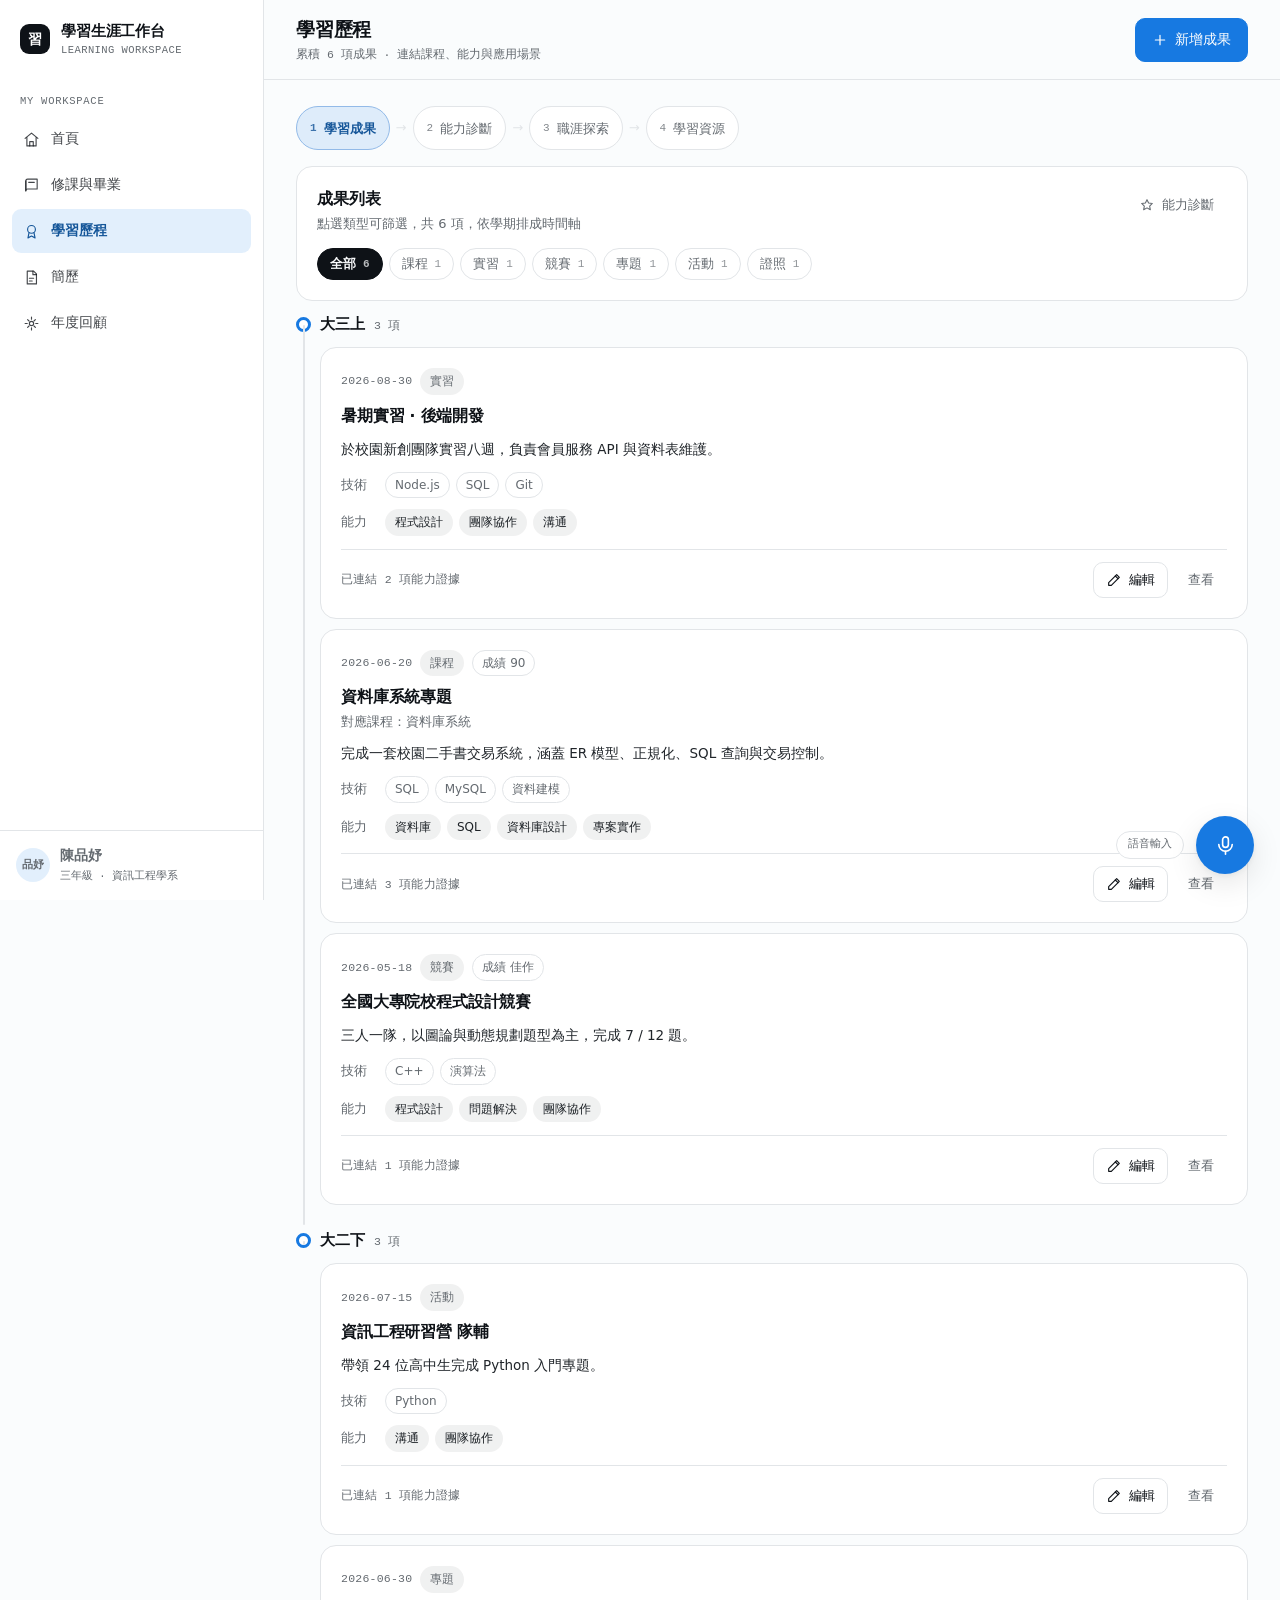
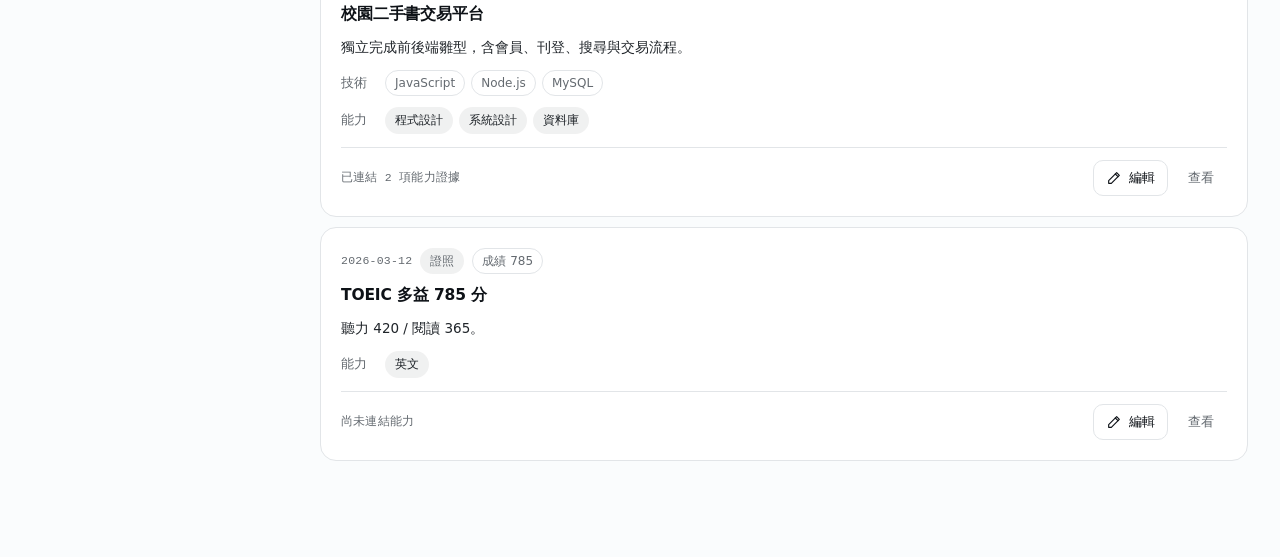
<file: achievements.html>
<!doctype html>
<html lang="zh-TW">
<head>
<meta charset="utf-8">
<meta name="viewport" content="width=device-width, initial-scale=1">
<title>學習歷程 · 學習生涯工作台</title>
<link rel="stylesheet" href="assets/theme.css">
<style>
  .stack > .card{ margin-top: 0; }
  .ach-sum{ margin: 11px 0 0; font-size: 13.5px; line-height: 1.62; color: color-mix(in oklch, var(--fg) 76%, var(--muted)); }
  .spec-row{ display: flex; align-items: flex-start; gap: 10px; margin-top: 11px; }
  .spec-row > .mini{ min-width: 34px; padding-top: 3px; }
  .fchip{ display: inline-flex; align-items: center; gap: 7px; padding: 5px 12px; border: 1px solid var(--border); border-radius: 999px; background: var(--surface); font-size: 12.5px; color: var(--muted); cursor: pointer; font-family: inherit; }
  .fchip:hover{ color: var(--fg); border-color: color-mix(in oklch, var(--fg) 20%, var(--border)); }
  .fchip.is-on{ background: var(--fg); border-color: var(--fg); color: var(--bg); font-weight: 600; }
  .fchip .c{ font-family: var(--font-mono); font-size: 11px; opacity: .72; }
  @media (max-width: 920px){
    .fchip{ min-height: 44px; padding: 8px 13px; }
  }
  .sk-chip{ display: inline-flex; align-items: center; gap: 6px; padding: 4px 10px; border-radius: 999px; background: var(--fg-soft); font-size: 12px; color: color-mix(in oklch, var(--fg) 80%, var(--muted)); }
  .sk-chip .c{ font-family: var(--font-mono); font-size: 10.5px; color: var(--muted); }
  .pick{ display: flex; align-items: center; gap: 11px; padding: 11px 13px; border: 1px solid var(--border); border-radius: var(--radius); cursor: pointer; }
  .pick:hover{ border-color: color-mix(in oklch, var(--accent) 45%, var(--border)); }
  .pick.on{ border-color: color-mix(in oklch, var(--accent) 55%, var(--border)); background: color-mix(in oklch, var(--accent-soft) 55%, var(--surface)); }
  .pick .box{ width: 18px; height: 18px; border-radius: 5px; border: 1.5px solid var(--border); display: grid; place-items: center; flex: none; }
  .pick.on .box{ background: var(--accent); border-color: var(--accent); color: var(--surface); }
  .pick .box .ico{ width: 12px; height: 12px; opacity: 0; }
  .pick.on .box .ico{ opacity: 1; }
  /* 成果清單排成時間軸：一學期一節點，節點之間用線連起來。
     線拆成每組自己一段（::after），最後一組只留一小截，
     否則改用容器畫一條通到底，尾端會拖在最後一張卡片下面。 */
  .tl{ position: relative; padding-left: 24px; }
  .tl-group{ position: relative; }
  .tl-group + .tl-group{ margin-top: 20px; }
  .tl-group::before,
  .tl-group::after{ content: ''; position: absolute; }
  .tl-group::before{ left: -24px; top: 4px; width: 15px; height: 15px; box-sizing: border-box; border-radius: 50%; background: var(--surface); border: 3px solid var(--accent); }
  .tl-group::after{ left: -17px; top: 12px; bottom: -20px; width: 2px; border-radius: 2px; background: var(--border); }
  .tl-group:last-child::after{ bottom: auto; height: 4px; }
  .tl-head{ display: flex; align-items: baseline; gap: 9px; margin-bottom: 11px; }
  .tl-head b{ font-size: 15px; }
  .tl-body{ display: flex; flex-direction: column; gap: 10px; }
  .tl-body > .card{ margin-top: 0; }
</style>
</head>
<body data-page="achievements">
<div class="app">
  <aside class="sidebar" id="sidebar"></aside>
  <div class="main">
    <header class="appbar" id="appbar"></header>
    <main class="content" id="content"></main>
  </div>
</div>
<div class="toast-root" id="toastRoot"></div>
<div id="modalRoot"></div>
<div id="voiceRoot"></div>

<script src="assets/mock-data.js"></script>
<script src="assets/app.js"></script>
<script>
(function () {
  var db = OD.db;
  var ICO = {
    plus: '<svg class="ico" viewBox="0 0 24 24" fill="none" stroke="currentColor" stroke-width="1.8" stroke-linecap="round"><path d="M12 5v14M5 12h14"/></svg>',
    mic: '<svg class="ico" viewBox="0 0 24 24" fill="none" stroke="currentColor" stroke-width="1.7" stroke-linecap="round" stroke-linejoin="round"><rect x="9" y="3" width="6" height="11" rx="3"/><path d="M5 11a7 7 0 0 0 14 0"/><path d="M12 18v3"/></svg>',
    link: '<svg class="ico" viewBox="0 0 24 24" fill="none" stroke="currentColor" stroke-width="1.7" stroke-linecap="round" stroke-linejoin="round"><path d="M9.5 14.5 14.5 9.5"/><path d="M7.5 10.5 6 12a3.6 3.6 0 0 0 5 5l1.5-1.5"/><path d="M16.5 13.5 18 12a3.6 3.6 0 0 0-5-5l-1.5 1.5"/></svg>',
    edit: '<svg class="ico" viewBox="0 0 24 24" fill="none" stroke="currentColor" stroke-width="1.7" stroke-linecap="round" stroke-linejoin="round"><path d="M4 20h4L20 8l-4-4L4 16z"/><path d="m14 6 4 4"/></svg>',
    check: '<svg class="ico" viewBox="0 0 24 24" fill="none" stroke="currentColor" stroke-width="2.4" stroke-linecap="round" stroke-linejoin="round"><path d="M4 12.5 9 17.5 20 6.5"/></svg>',
    star: '<svg class="ico" viewBox="0 0 24 24" fill="none" stroke="currentColor" stroke-width="1.6" stroke-linecap="round" stroke-linejoin="round"><path d="m12 4 2.4 5 5.6.7-4 3.9 1 5.4-5-2.7-5 2.7 1-5.4-4-3.9 5.6-.7z"/></svg>',
    file: '<svg class="ico" viewBox="0 0 24 24" fill="none" stroke="currentColor" stroke-width="1.5" stroke-linecap="round" stroke-linejoin="round"><path d="M6 3h8l4 4v14H6z"/><path d="M14 3v5h5"/><path d="M9 13h6M9 17h4"/></svg>'
  };

  /* ── 資料查詢 ───────────────────────────────────────────── */
  function typeLabel(v) {
    var t = db.achievementTypes.filter(function (x) { return x.value === v; })[0];
    return t ? t.label : v;
  }
  function countByType(v) { return db.achievements.filter(function (a) { return a.type === v; }).length; }
  function evidenceOf(id) { return db.skillEvidence.filter(function (e) { return e.source === 'achievement' && e.sourceId === id; }); }
  function courseName(id) { var c = id ? OD.course(id) : null; return c ? c.name : ''; }
  function normUrl(u) { u = String(u || '').trim(); if (!u) return ''; return /^https?:\/\//i.test(u) ? u : 'https://' + u; }
  function linkChip(a) {
    if (!a || !a.link) return '';
    return '<a class="file-chip" href="' + OD.esc(normUrl(a.link)) + '" target="_blank" rel="noopener noreferrer">' +
      ICO.link + OD.esc(a.linkLabel || a.link) + '</a>';
  }
  function splitList(v) {
    return String(v || '').split(/[,\uFF0C\u3001\n]/).map(function (s) { return s.trim(); })
      .filter(function (s) { return s; });
  }
  function card(title, sub, body, actions) {
    return '<section class="card" data-od-id="' + OD.slug(title) + '" style="margin-top:0"><div class="card-head"><div><div class="card-title">' + title + '</div>' +
      (sub ? '<div class="card-sub">' + sub + '</div>' : '') + '</div>' + (actions || '') + '</div>' + body + '</section>';
  }

  var st = { type: 'all', draft: null, picked: [], editId: null };
  var visible = function () {
    return db.achievements.filter(function (a) { return st.type === 'all' || a.type === st.type; })
      .slice().sort(function (a, b) { return String(b.date).localeCompare(String(a.date)); });
  };

  OD.appbar({
    title: '學習歷程',
    sub: '累積 ' + db.achievements.length + ' 項成果 · 連結課程、能力與應用場景',
    actions: '<button class="btn btn-primary" data-action="add-achievement">' + ICO.plus + '新增成果</button>'
  });

  function render() { OD.$('#content').innerHTML = '<div style="margin-bottom:16px">' + OD.flowStrip('portfolio') + '</div>' + listCol(); }

  /* ── 成果清單 ───────────────────────────────────────────── */
  function filterBar() {
    var chips = ['all'].concat(db.achievementTypes.map(function (t) { return t.value; })).map(function (v) {
      var n = v === 'all' ? db.achievements.length : countByType(v);
      if (v !== 'all' && !n) return '';
      return '<button class="fchip' + (st.type === v ? ' is-on' : '') + '" data-action="type-filter" data-v="' + v + '">' +
        (v === 'all' ? '全部' : OD.esc(typeLabel(v))) + '<span class="c">' + n + '</span></button>';
    }).join('');
    return card('成果列表', '點選類型可篩選，共 ' + db.achievements.length + ' 項，依學期排成時間軸',
      '<div class="chip-set">' + chips + '</div>',
      '<a class="btn btn-sm btn-ghost" href="diagnosis.html">' + ICO.star + '能力診斷</a>');
  }
  /* 時間軸：先分學期（一學期一個節點），段內再依日期新到舊。
     學習歷程是回頭看的東西，用「哪一學期做了什麼」讀最順。 */
  function listCol() {
    var items = visible();
    if (!items.length) {
      return '<div class="stack">' + filterBar() +
        '<section class="card" data-od-id="achievements-empty" style="margin-top:0"><div class="empty">此類型尚無成果紀錄。</div></section></div>';
    }
    var order = db.semesterOrder || [];
    var groups = {}, keys = [];
    items.forEach(function (a) {
      var k = a.semester || '未標示學期';
      if (!groups[k]) { groups[k] = []; keys.push(k); }
      groups[k].push(a);
    });
    /* 新的學期排上面；對不到學期表的一律沉到最後 */
    keys.sort(function (a, b) {
      return (order.indexOf(b) > -1 ? order.indexOf(b) : -1) - (order.indexOf(a) > -1 ? order.indexOf(a) : -1);
    });
    var tl = keys.map(function (k) {
      return '<section class="tl-group"><div class="tl-head"><b>' + OD.esc(k) + '</b>' +
        '<span class="meta">' + groups[k].length + ' 項</span></div>' +
        '<div class="tl-body">' + groups[k].map(achCard).join('') + '</div></section>';
    }).join('');
    return '<div class="stack">' + filterBar() + '<div class="tl">' + tl + '</div></div>';
  }
  function achCard(a) {
    var ev = evidenceOf(a.id);
    var cn = courseName(a.courseId);
    /* 時間軸上日期先讀，再看到類型與成績 */
    var head = '<div class="row" style="gap:8px;flex-wrap:wrap">' +
      '<span class="meta num">' + OD.esc(a.date) + '</span>' +
      '<span class="tag tag-plain">' + OD.esc(typeLabel(a.type)) + '</span>' +
      (a.grade ? '<span class="tag">成績 ' + OD.esc(a.grade) + '</span>' : '') + '</div>';
    var tech = a.tech && a.tech.length
      ? '<div class="spec-row"><span class="mini">技術</span><div class="chip-set">' +
          a.tech.map(function (t) { return '<span class="tag">' + OD.esc(t) + '</span>'; }).join('') + '</div></div>' : '';
    var skills = a.skills && a.skills.length
      ? '<div class="spec-row"><span class="mini">能力</span><div class="chip-set">' +
          a.skills.map(function (s) { return '<span class="sk-chip">' + OD.esc(s) + '</span>'; }).join('') + '</div></div>' : '';
    var files = a.files && a.files.length
      ? '<div class="spec-row"><span class="mini">附件</span><div class="chip-set">' +
          a.files.map(function (f) { return '<span class="file-chip">' + ICO.file + OD.esc(f) + '</span>'; }).join('') + '</div></div>' : '';
    var links = a.link
      ? '<div class="spec-row"><span class="mini">連結</span><div class="chip-set">' + linkChip(a) + '</div></div>' : '';
    return '<article class="card" style="margin-top:0" data-od-id="ach-' + a.id + '">' +
      head +
      '<div class="card-title" style="margin-top:9px">' + OD.esc(a.title) + '</div>' +
      /* 學期現在寫在外面的時間軸標題上，卡片裡不用再重複一次 */
      (cn ? '<div class="card-sub">對應課程：' + OD.esc(cn) + '</div>' : '') +
      '<p class="ach-sum">' + OD.esc(a.summary || '尚未填寫摘要。') + '</p>' +
      tech + skills + links + files +
      '<div class="row-between" style="margin-top:13px;padding-top:12px;border-top:1px solid var(--border)">' +
        '<span class="meta">' + (ev.length ? '已連結 ' + ev.length + ' 項能力證據' : '尚未連結能力') + '</span>' +
        '<span class="row" style="gap:7px">' +
          '<button class="btn btn-sm btn-secondary" data-action="ach-edit" data-id="' + a.id + '">' + ICO.edit + '編輯</button>' +
          '<button class="btn btn-sm btn-ghost" data-action="ach-detail" data-id="' + a.id + '">查看</button>' +
        '</span></div>' +
    '</article>';
  }

  /* ── 互動：篩選 ─────────────────────────────────────────── */
  OD.on('type-filter', function (el) { st.type = el.getAttribute('data-v'); render(); });

  /* ── 互動：成果細節 ─────────────────────────────────────── */
  OD.on('ach-detail', function (el) {
    var a = db.achievements.filter(function (x) { return x.id === el.getAttribute('data-id'); })[0]; if (!a) return;
    var cn = courseName(a.courseId);
    var body = '<div class="grid-2">' +
        '<div class="kpi"><span class="k">類型</span><span class="v" style="font-size:17px">' + OD.esc(typeLabel(a.type)) + '</span></div>' +
        '<div class="kpi"><span class="k">學期</span><span class="v" style="font-size:17px">' + OD.esc(a.semester) + '</span></div>' +
        '<div class="kpi"><span class="k">日期</span><span class="v" style="font-size:17px">' + OD.esc(a.date) + '</span></div>' +
        '<div class="kpi"><span class="k">成績</span><span class="v" style="font-size:17px">' + OD.esc(a.grade || '—') + '</span></div>' +
      '</div>' +
      '<p class="ach-sum" style="font-size:14px">' + OD.esc(a.summary || '尚未填寫摘要。') + '</p>' +
      (a.tech && a.tech.length ? '<div class="spec-row"><span class="mini">技術</span><div class="chip-set">' +
        a.tech.map(function (t) { return '<span class="tag">' + OD.esc(t) + '</span>'; }).join('') + '</div></div>' : '') +
      (a.skills && a.skills.length ? '<div class="spec-row"><span class="mini">能力</span><div class="chip-set">' +
        a.skills.map(function (s) { return '<span class="sk-chip">' + OD.esc(s) + '</span>'; }).join('') + '</div></div>' : '') +
      (a.files && a.files.length ? '<div class="spec-row"><span class="mini">附件</span><div class="chip-set">' +
        a.files.map(function (f) { return '<span class="file-chip">' + ICO.file + OD.esc(f) + '</span>'; }).join('') + '</div></div>' : '') +
      (cn ? '<div class="lrow"><span class="mini">對應課程</span><b>' + OD.esc(cn) + '</b></div>' : '') +
      (a.link ? '<div class="lrow"><span class="mini">' + OD.esc(a.linkLabel || '成果連結') + '</span>' + linkChip(a) + '</div>' : '') +
      (a.repo ? '<div class="lrow"><span class="mini">程式碼</span><span class="meta num">' + OD.esc(a.repo) + '</span></div>' : '');
    OD.modal({
      title: OD.esc(a.title), sub: OD.esc(typeLabel(a.type)) + ' · ' + OD.esc(a.semester), body: body,
      foot: '<button class="btn btn-secondary" data-action="modal-close">關閉</button>' +
            '<button class="btn btn-primary" data-action="ach-edit" data-id="' + a.id + '">' + ICO.edit + '編輯</button>'
    });
  });

  /* ── 互動：能力證據勾選 / 編輯成果 ─────────────────────── */
  function skillPicks() {
    return db.skills.map(function (s) {
      var on = st.picked.indexOf(s.id) > -1;
      return '<button type="button" class="pick' + (on ? ' on' : '') + '" data-action="pick-skill" data-id="' + s.id + '">' +
        '<span class="box">' + ICO.check + '</span>' +
        '<span class="grow"><b style="font-size:13.5px">' + OD.esc(s.name) + '</b>' +
          '<div class="meta" style="margin-top:2px">目前能力分數 ' + s.score + ' · ' + OD.esc(s.note) + '</div></span></button>';
    }).join('');
  }
  OD.on('pick-skill', function (el) {
    var id = el.getAttribute('data-id'), i = st.picked.indexOf(id);
    if (i > -1) st.picked.splice(i, 1); else st.picked.push(id);
    el.classList.toggle('on');
    var c = OD.$('#na-ev-count');
    if (c) c.textContent = '已選 ' + st.picked.length + ' 項';
  });

  OD.on('ach-edit', function (el) {
    var a = db.achievements.filter(function (x) { return x.id === el.getAttribute('data-id'); })[0]; if (!a) return;
    st.editId = a.id;
    st.picked = evidenceOf(a.id).map(function (e) { return e.skillId; });
    st.draft = {
      type: a.type, title: a.title, semester: a.semester, grade: a.grade || '',
      date: a.date || OD.today, courseId: a.courseId || '', summary: a.summary || '',
      tech: (a.tech || []).join(', '), skills: (a.skills || []).join(', '),
      files: (a.files || []).slice(), linkLabel: a.linkLabel || '', link: a.link || ''
    };
    openNA();
  });

  /* ── 互動：新增成果 ─────────────────────────────────────── */
  function initDraft() {
    return { type: 'course', title: '', semester: db.currentSemester || db.semesterOrder[0],
      grade: '', date: OD.today, courseId: '', summary: '', tech: '', skills: '', files: [],
      linkLabel: '', link: '' };
  }
  function fileField() {
    var files = (st.draft && st.draft.files) || [];
    var chips = files.map(function (f, i) {
      return '<span class="file-chip">' + ICO.file + OD.esc(f) +
        '<button type="button" class="subj-del" data-action="na-file-del" data-i="' + i + '" aria-label="移除附件">×</button></span>';
    }).join('');
    return '<div class="stack-sm">' +
      '<div class="row" style="gap:8px;flex-wrap:wrap">' + (chips || '<span class="meta">尚未加入附件</span>') + '</div>' +
      '<div class="row" style="gap:9px"><button type="button" class="btn btn-sm btn-secondary" data-action="na-file-add">' + ICO.plus + '加入檔案</button>' +
      '<span class="meta">模擬上傳，支援 PDF、JPG、PNG、PPTX</span></div></div>';
  }
  OD.on('add-achievement', function () { st.editId = null; st.picked = []; st.draft = st.draft || initDraft(); openNA(); });

  function field(label, inner, span) { return '<div class="field' + (span ? ' ' + span : '') + '">' + label + inner + '</div>'; }
  function openNA() {
    var d = st.draft;
    var editing = !!st.editId;
    var opts = function (arr, sel) {
      return arr.map(function (v) { return '<option' + (v === sel ? ' selected' : '') + '>' + OD.esc(v) + '</option>'; }).join('');
    };
    var typeSel = db.achievementTypes.map(function (t) {
      return '<option value="' + t.value + '"' + (t.value === d.type ? ' selected' : '') + '>' + OD.esc(t.label) + '</option>';
    }).join('');
    var semCourses = db.courses.filter(function (c) { return c.semester === d.semester; });
    var courseField = d.type === 'course'
      ? field('<label>對應課程（' + OD.esc(d.semester) + '）</label>',
          semCourses.length
            ? '<select class="select" id="na-courseId" data-change="na-sync"><option value="">— 不指定 —</option>' +
                semCourses.map(function (c) {
                  return '<option value="' + c.id + '"' + (c.id === d.courseId ? ' selected' : '') + '>' +
                    OD.esc(c.name) + '（' + (c.grade ? OD.esc(c.grade) : '修課中') + '）</option>';
                }).join('') + '</select>'
            : '<div class="meta" style="padding:9px 2px">此學期尚無修課紀錄，請先至「修課與畢業」新增。</div>', 'span-2')
      : '';
    var evidenceSection = editing
      ? '<div class="section-title" style="margin-top:20px">能力證據 <span id="na-ev-count" class="meta" style="font-weight:400">已選 ' + st.picked.length + ' 項</span></div>' +
        '<div class="avoid-note">' + ICO.link + '勾選此成果要證明的能力，儲存後會並列於「能力診斷」。</div>' +
        '<div class="opt-list" style="margin-top:10px">' + skillPicks() + '</div>'
      : '';
    var body = '<div class="form-grid">' +
      field('<label>成果類型</label>', '<select class="select" id="na-type" data-change="na-type">' + typeSel + '</select>') +
      field('<label>成果名稱</label>', '<input class="input" id="na-title" data-input="na-sync" placeholder="例如：資料庫系統專題" value="' + OD.esc(d.title) + '">') +
      field('<label>學期</label>', '<select class="select" id="na-semester" data-change="na-semester">' + opts(db.semesterOrder, d.semester) + '</select>') +
      field('<label>成績／名次（選填）</label>', '<input class="input" id="na-grade" data-input="na-sync" placeholder="例如：90 或 佳作" value="' + OD.esc(d.grade) + '">') +
      field('<label>成果日期</label>', '<input class="input" type="date" id="na-date" data-input="na-sync" value="' + OD.esc(d.date) + '">') +
      courseField +
      '<div class="field span-2"><div class="row-between"><label>成果摘要</label>' +
        '<button type="button" class="btn btn-sm btn-ghost" data-action="mic" data-target="#na-summary">' + ICO.mic + '語音輸入</button></div>' +
        '<textarea class="textarea" id="na-summary" rows="3" data-input="na-sync" placeholder="簡述成果內容、你的貢獻與收穫…">' + OD.esc(d.summary) + '</textarea></div>' +
      field('<label>技術標籤（以逗號分隔）</label>', '<input class="input" id="na-tech" data-input="na-sync" placeholder="SQL, MySQL" value="' + OD.esc(d.tech) + '">') +
      field('<label>能力標籤（以逗號分隔）</label>', '<input class="input" id="na-skills" data-input="na-sync" placeholder="資料庫, 專案實作" value="' + OD.esc(d.skills) + '">') +
      '<div class="field span-2"><label>成果連結（選填）</label><div class="row" style="gap:9px;flex-wrap:wrap">' +
        '<input class="input" id="na-linkLabel" data-input="na-sync" placeholder="名稱，例如 GitHub、YouTube、雲端硬碟" value="' + OD.esc(d.linkLabel) + '" style="flex:1 1 220px">' +
        '<input class="input" id="na-link" data-input="na-sync" placeholder="連結網址，例如 https://…" value="' + OD.esc(d.link) + '" style="flex:2 1 280px">' +
      '</div><div class="meta" style="margin-top:7px">可填寫 GitHub、YouTube 或雲端硬碟等成果連結。</div></div>' +
      field('<label>附件</label>', fileField(), 'span-2') +
    '</div>' + evidenceSection +
    '<div class="meta" style="margin-top:12px">此為 Prototype，輸入內容僅儲存在瀏覽器本機（localStorage）。</div>';
    OD.modal({
      title: editing ? '編輯成果' : '新增成果',
      sub: editing ? '修改內容，並可調整對應能力證據' : '記錄一項成果，儲存後可於編輯連結能力', wide: true, body: body,
      foot: '<button class="btn btn-secondary" data-action="modal-close">取消</button>' +
            '<button class="btn btn-primary" data-action="na-save">' + (editing ? '儲存變更' : '建立成果') + '</button>'
    });
  }
  function syncDraft() {
    ['type', 'title', 'semester', 'grade', 'date', 'courseId', 'summary', 'tech', 'skills', 'linkLabel', 'link'].forEach(function (k) {
      var el = OD.$('#na-' + k); if (el) st.draft[k] = el.value;
    });
  }
  OD.on('na-sync', function () { syncDraft(); });
  OD.on('na-type', function () { syncDraft(); openNA(); });
  OD.on('na-semester', function () {
    syncDraft();
    var ok = db.courses.some(function (c) { return c.id === st.draft.courseId && c.semester === st.draft.semester; });
    if (!ok) st.draft.courseId = '';
    openNA();
  });
  OD.on('na-file-add', function () {
    syncDraft();
    st.draft.files = st.draft.files || [];
    var base = (st.draft.title || '成果').trim() || '成果';
    var pool = ['作品截圖.png', '專題報告.pdf', '成果簡報.pptx', '證書.jpg'];
    st.draft.files.push(base + '_' + pool[st.draft.files.length % pool.length]);
    openNA();
    OD.toast('已加入附件（模擬，不會實際上傳）');
  });
  OD.on('na-file-del', function (el) {
    syncDraft();
    st.draft.files.splice(+el.getAttribute('data-i'), 1);
    openNA();
  });
  function buildFields(d) {
    return {
      type: d.type, title: d.title.trim(),
      courseId: d.type === 'course' ? (d.courseId || '') : '',
      semester: d.semester, grade: d.grade.trim(), summary: d.summary.trim(),
      tech: splitList(d.tech), skills: splitList(d.skills), files: (d.files || []).slice(),
      link: d.link.trim(), linkLabel: d.linkLabel.trim(), date: d.date || OD.today
    };
  }
  function syncEvidence(id, title, type) {
    db.skillEvidence = db.skillEvidence.filter(function (e) { return !(e.source === 'achievement' && e.sourceId === id); });
    var a = db.achievements.filter(function (x) { return x.id === id; })[0];
    st.picked.forEach(function (sid) {
      db.skillEvidence.push({
        id: OD.uid('e'), skillId: sid, source: 'achievement', sourceId: id,
        label: title, detail: '成果 · ' + typeLabel(type),
        note: (a && a.summary ? a.summary.slice(0, 28) : '')
      });
    });
  }
  OD.on('na-save', function () {
    syncDraft();
    var d = st.draft;
    if (!d.title.trim()) { OD.toast('請輸入成果名稱'); return; }
    var f = buildFields(d);
    if (st.editId) {
      var a = db.achievements.filter(function (x) { return x.id === st.editId; })[0];
      if (!a) return;
      Object.keys(f).forEach(function (k) { a[k] = f[k]; });
      syncEvidence(a.id, a.title, a.type);
      OD.save(); OD.closeModal(); st.editId = null; st.draft = null; st.picked = [];
      render(); OD.toast('已更新成果：' + a.title);
    } else {
      var na = { id: OD.uid('a'), repo: '' };
      Object.keys(f).forEach(function (k) { na[k] = f[k]; });
      db.achievements.unshift(na);
      if (st.picked.length) syncEvidence(na.id, na.title, na.type);
      OD.save(); OD.closeModal(); st.draft = null; st.picked = [];
      render(); OD.toast('已新增成果：' + na.title);
    }
  });

  /* ── 語音輸入：填入摘要後重新開啟表單 ───────────────────── */
  OD.listen('voiceFilled', function (p) {
    if (!OD.$('[data-action="na-save"]')) return;
    st.draft.summary = (st.draft.summary ? st.draft.summary + '\n' : '') + p.text;
    openNA();
    OD.toast('已將語音內容放入摘要');
  });

  /* ── 跨頁來源：由修課紀錄建立課程成果 ───────────────────── */
  (function prefill() {
    try {
      var from = new URLSearchParams(location.search).get('fromCourse');
      var cid = localStorage.getItem('shiji:prefillCourse');
      if (!from || !cid) return;
      localStorage.removeItem('shiji:prefillCourse');
      var c = OD.course(cid); if (!c) return;
      st.editId = null; st.picked = [];
      st.draft = initDraft();
      st.draft.type = 'course'; st.draft.courseId = c.id;
      st.draft.title = c.name; st.draft.semester = c.semester;
      openNA();
      OD.toast('已從修課紀錄帶入「' + c.name + '」');
    } catch (e) {}
  })();

  render();
})();
</script>
</body>
</html>
</file>
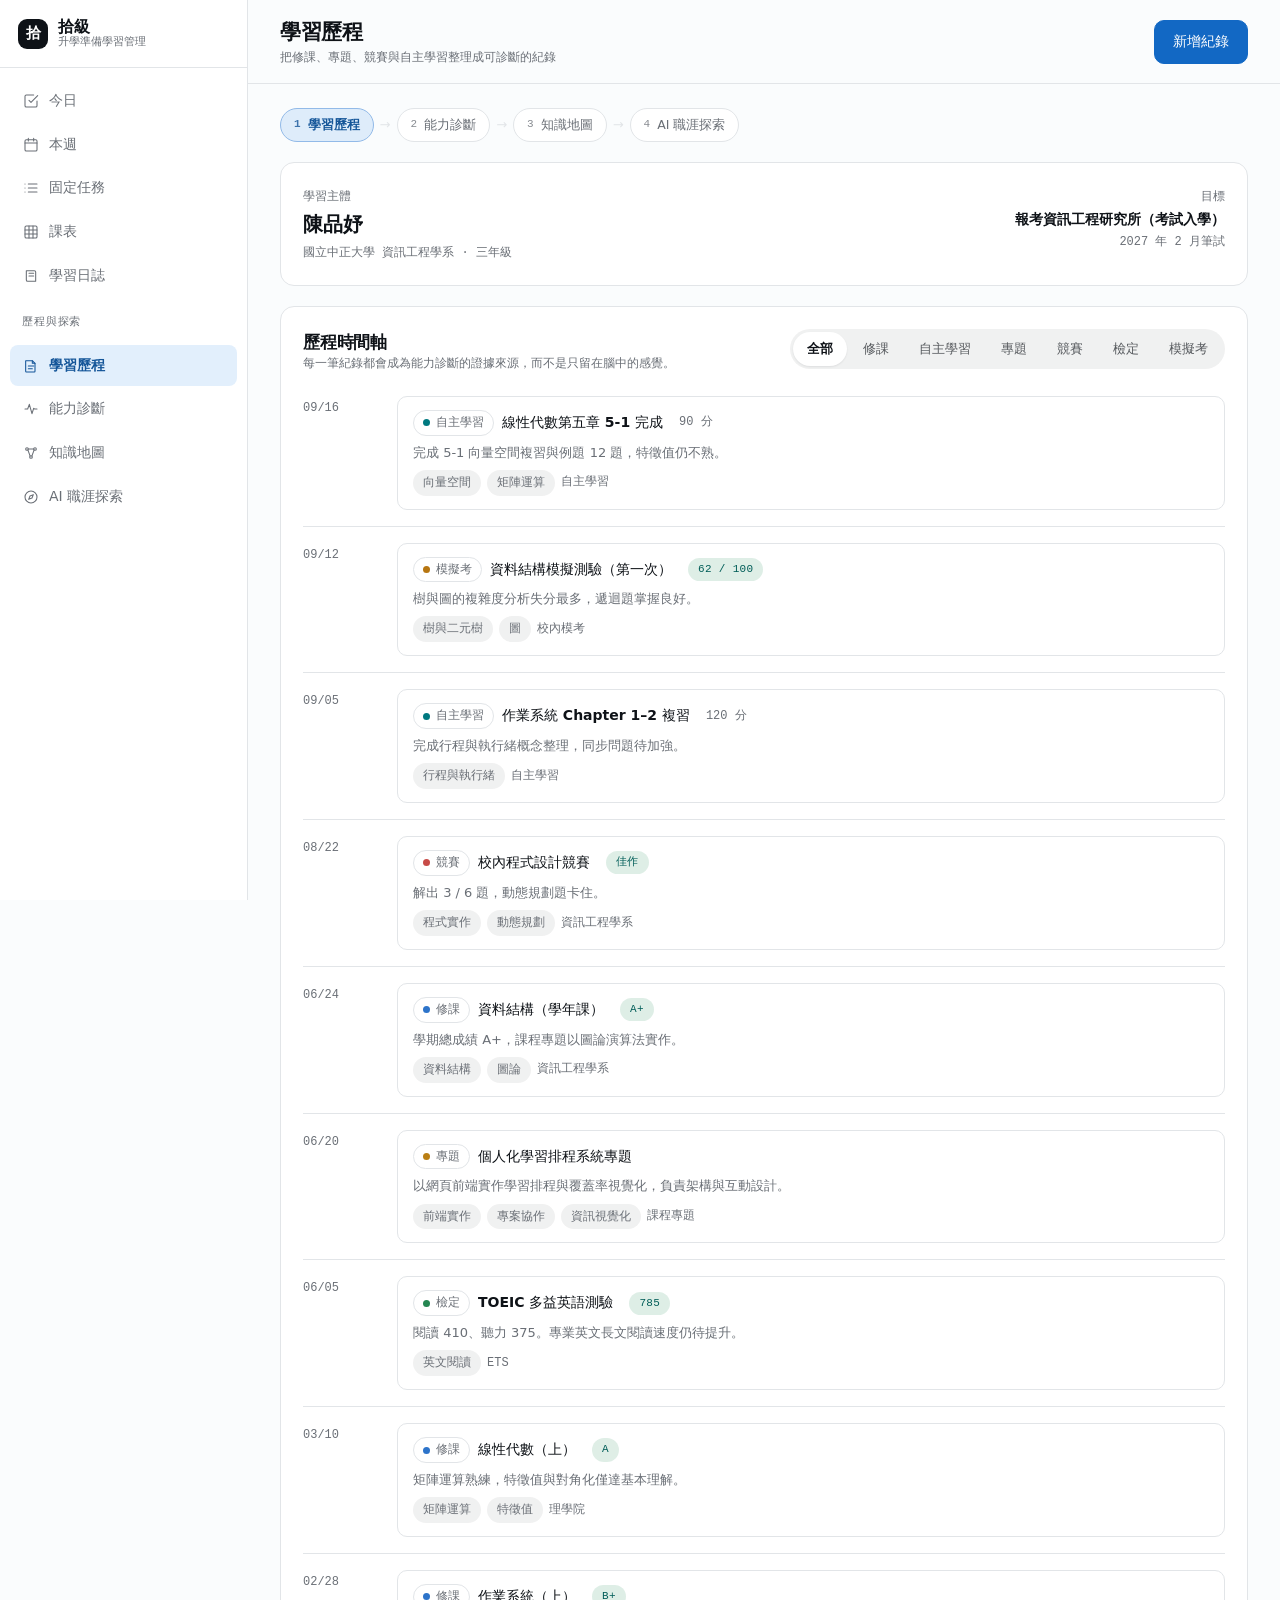
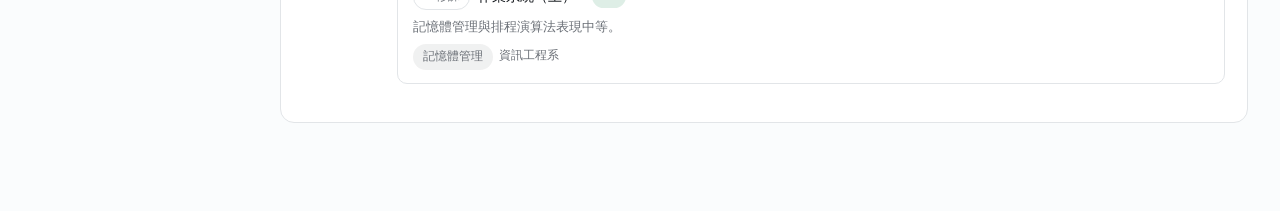
<file: career-compass.html>
<!doctype html>
<html lang="zh-Hant">
<head>
<meta charset="utf-8" />
<meta name="viewport" content="width=device-width, initial-scale=1" />
<title>拾級 · 學習歷程與職涯探索</title>
<style>
  :root{
    --bg: oklch(99% 0.002 240);
    --surface: oklch(100% 0 0);
    --fg: oklch(18% 0.012 250);
    --muted: oklch(54% 0.012 250);
    --border: oklch(92% 0.005 250);
    --accent: oklch(58% 0.18 255);
    --accent-soft: color-mix(in oklch, var(--accent) 12%, transparent);
    --fg-soft: color-mix(in oklch, var(--fg) 6%, transparent);
    --ok: oklch(56% 0.13 155);
    --ok-soft: color-mix(in oklch, var(--ok) 14%, transparent);
    --warn: oklch(62% 0.13 70);
    --warn-soft: color-mix(in oklch, var(--warn) 18%, transparent);
    --danger: oklch(56% 0.17 25);
    --danger-soft: color-mix(in oklch, var(--danger) 14%, transparent);
    --t-understand: oklch(56% 0.15 255);
    --t-practice: oklch(52% 0.10 200);
    --t-recall: oklch(64% 0.13 75);
    --t-test: oklch(58% 0.16 25);
    --t-review: oklch(55% 0.12 155);
    --font-display: -apple-system, BlinkMacSystemFont, 'SF Pro Display', 'Segoe UI', system-ui, sans-serif;
    --font-body: -apple-system, BlinkMacSystemFont, 'SF Pro Text', 'Segoe UI', system-ui, sans-serif;
    --font-mono: ui-monospace, 'SF Mono', 'JetBrains Mono', Menlo, monospace;
    --radius: 10px;
    --radius-lg: 14px;
    --shadow: 0 1px 2px oklch(18% 0.012 250 / .05), 0 12px 32px oklch(18% 0.012 250 / .10);
    --fs-h1: 24px; --fs-h2: 17px; --fs-h3: 15px; --fs-body: 14px; --fs-meta: 12px;
  }
  *, *::before, *::after { box-sizing: border-box; }
  html { -webkit-text-size-adjust: 100%; }
  body {
    margin: 0; background: var(--bg); color: var(--fg);
    font-family: var(--font-body); font-size: var(--fs-body); line-height: 1.55;
    text-rendering: optimizeLegibility; -webkit-font-smoothing: antialiased;
  }
  img, svg { display: block; max-width: 100%; }
  button { font: inherit; cursor: pointer; color: inherit; }
  p { text-wrap: pretty; margin: 0; }
  h1, h2, h3, h4 { text-wrap: balance; margin: 0; font-family: var(--font-display); }
  .h1, h1 { font-size: var(--fs-h1); font-weight: 650; letter-spacing: -0.02em; }
  .h2, h2 { font-size: var(--fs-h2); font-weight: 620; letter-spacing: -0.01em; }
  .h3, h3 { font-size: var(--fs-h3); font-weight: 600; }
  .meta { font-family: var(--font-mono); font-size: var(--fs-meta); color: var(--muted); }
  .num { font-family: var(--font-mono); font-variant-numeric: tabular-nums; }
  .sr-only { position: absolute; width: 1px; height: 1px; padding: 0; margin: -1px; overflow: hidden; clip: rect(0 0 0 0); white-space: nowrap; border: 0; }
  :focus-visible { outline: 2px solid var(--accent); outline-offset: 2px; border-radius: 4px; }
  .row-between { display: flex; align-items: center; justify-content: space-between; gap: 16px; }
  .row { display: flex; align-items: center; gap: 12px; }
  .spacer { flex: 1; }
  .grid-2 { display: grid; grid-template-columns: 1fr 1fr; gap: 14px; }
  .spaced { margin-top: 18px; }

  /* ── app shell ─────────────────────────────────────────────── */
  .app { display: grid; grid-template-columns: 248px minmax(0, 1fr); min-height: 100vh; }
  .sidebar { position: sticky; top: 0; height: 100vh; z-index: 20; background: var(--surface); border-right: 1px solid var(--border); display: flex; flex-direction: column; overflow-y: auto; }
  .brand { display: flex; align-items: center; gap: 10px; padding: 18px 18px; border-bottom: 1px solid var(--border); }
  .brand-mark { width: 30px; height: 30px; border-radius: 9px; background: var(--fg); color: var(--surface); display: grid; place-items: center; font-family: var(--font-display); font-weight: 700; font-size: 15px; flex: none; }
  .brand-text { display: flex; flex-direction: column; line-height: 1.15; }
  .brand-text strong { font-family: var(--font-display); font-size: 16px; letter-spacing: -0.01em; }
  .brand-text em { font-style: normal; font-size: 11px; color: var(--muted); }
  .nav { display: flex; flex-direction: column; gap: 2px; padding: 12px 10px 4px; }
  .nav-group-label { font-family: var(--font-mono); font-size: 10.5px; letter-spacing: 0.08em; color: var(--muted); padding: 14px 22px 2px; margin: 0; }
  a.nav-item { text-decoration: none; }
  .nav-item { display: flex; align-items: center; gap: 10px; width: 100%; text-align: left; padding: 9px 12px; border-radius: 8px; border: 1px solid transparent; background: transparent; color: var(--muted); font-size: 14px; transition: background .14s ease, color .14s ease; }
  .nav-item .ico { width: 16px; height: 16px; flex: none; }
  .nav-item:hover { background: var(--fg-soft); color: var(--fg); }
  .nav-item[aria-current="page"] { background: var(--accent-soft); color: color-mix(in oklch, var(--accent) 68%, var(--fg)); font-weight: 600; }

  .main { min-width: 0; display: flex; flex-direction: column; }
  .appbar { position: sticky; top: 0; z-index: 10; background: color-mix(in oklch, var(--bg) 88%, transparent); backdrop-filter: blur(12px); border-bottom: 1px solid var(--border); padding: 16px 32px; display: flex; align-items: center; justify-content: space-between; gap: 16px; flex-wrap: wrap; }
  .appbar h1 { font-size: 21px; }
  .appbar-actions { display: flex; gap: 8px; }
  .view { padding: 24px 32px 88px; width: 100%; max-width: 1120px; }
  .view-section { display: flex; flex-direction: column; gap: 20px; }
  .foot-note { padding-top: 4px; }

  /* ── buttons ───────────────────────────────────────────────── */
  .btn { display: inline-flex; align-items: center; justify-content: center; gap: 8px; min-height: 44px; padding: 10px 18px; border-radius: var(--radius); border: 1px solid transparent; font-size: 14px; font-weight: 550; letter-spacing: -0.005em; transition: background .15s ease, border-color .15s ease, color .15s ease, transform .05s ease; }
  .btn:active { transform: translateY(1px); }
  .btn-sm { min-height: 34px; padding: 6px 12px; font-size: 13px; }
  .btn-primary { background: color-mix(in oklch, var(--accent) 90%, black); color: var(--surface); border-color: color-mix(in oklch, var(--accent) 90%, black); }
  .btn-primary:hover { background: color-mix(in oklch, var(--accent) 82%, black); border-color: color-mix(in oklch, var(--accent) 82%, black); }
  .btn-secondary { background: var(--surface); color: var(--fg); border-color: var(--border); }
  .btn-secondary:hover { border-color: color-mix(in oklch, var(--fg) 45%, transparent); }
  .btn-ghost { background: transparent; color: var(--muted); border-color: transparent; padding-inline: 8px; }
  .btn-ghost:hover { color: var(--fg); background: var(--fg-soft); }
  .btn:disabled { opacity: .45; }

  /* ── surfaces ──────────────────────────────────────────────── */
  .card { background: var(--surface); border: 1px solid var(--border); border-radius: var(--radius-lg); padding: 22px; }
  .empty { color: var(--muted); font-size: 13.5px; padding: 20px 0; }
  .sec-head { display: flex; align-items: flex-start; justify-content: space-between; gap: 16px; flex-wrap: wrap; }

  /* ── progress / bars ───────────────────────────────────────── */
  .bar { height: 8px; border-radius: 999px; background: var(--fg-soft); overflow: hidden; }
  .bar > i { display: block; height: 100%; background: var(--accent); border-radius: 999px; transition: width .35s ease; }
  .bar-lg { height: 10px; }
  .bar-sm { height: 6px; }

  /* ── pills / tags ──────────────────────────────────────────── */
  .pill { display: inline-flex; align-items: center; gap: 6px; padding: 3px 10px; border-radius: 999px; background: var(--accent-soft); color: color-mix(in oklch, var(--accent) 68%, var(--fg)); font-family: var(--font-mono); font-size: 11px; letter-spacing: 0.03em; white-space: nowrap; }
  .pill-ok { background: var(--ok-soft); color: color-mix(in oklch, var(--ok) 64%, var(--fg)); }
  .pill-warn { background: var(--warn-soft); color: color-mix(in oklch, var(--warn) 72%, var(--fg)); }
  .tag { display: inline-flex; align-items: center; gap: 6px; padding: 3px 9px; border: 1px solid var(--border); border-radius: 999px; color: var(--muted); font-size: 11.5px; white-space: nowrap; }
  .tag-plain { background: var(--fg-soft); border-color: transparent; }
  .dot { width: 7px; height: 7px; border-radius: 50%; flex: none; }
  .badge { display: inline-flex; align-items: center; gap: 6px; padding: 3px 10px; border-radius: 999px; font-family: var(--font-mono); font-size: 11px; letter-spacing: 0.03em; white-space: nowrap; }
  .badge-mastered { background: var(--ok-soft); color: color-mix(in oklch, var(--ok) 64%, var(--fg)); }
  .badge-learning { background: var(--accent-soft); color: color-mix(in oklch, var(--accent) 68%, var(--fg)); }
  .badge-gap { background: var(--warn-soft); color: color-mix(in oklch, var(--warn) 72%, var(--fg)); }
  .st-mastered { color: var(--ok); }
  .st-learning { color: var(--accent); }
  .st-gap { color: var(--warn); }

  /* ── flow stepper ──────────────────────────────────────────── */
  .flow { display: flex; align-items: center; gap: 6px; flex-wrap: wrap; }
  .flow-step { display: inline-flex; align-items: center; gap: 7px; padding: 6px 13px; border-radius: 999px; border: 1px solid var(--border); background: var(--surface); font-size: 12.5px; color: var(--muted); }
  .flow-step:hover { border-color: color-mix(in oklch, var(--fg) 32%, transparent); color: var(--fg); }
  .flow-step.is-current { border-color: color-mix(in oklch, var(--accent) 42%, var(--border)); color: color-mix(in oklch, var(--accent) 68%, var(--fg)); font-weight: 600; background: var(--accent-soft); }
  .flow-step .n { font-family: var(--font-mono); font-size: 11px; opacity: .8; }
  .flow-sep { color: var(--border); font-size: 13px; }

  /* ── segmented control ─────────────────────────────────────── */
  .seg { display: inline-flex; gap: 2px; padding: 3px; background: var(--fg-soft); border-radius: 999px; flex-wrap: wrap; }
  .seg button { border: 0; background: transparent; padding: 6px 14px; border-radius: 999px; font-size: 13px; color: color-mix(in oklch, var(--fg) 68%, transparent); min-height: 34px; transition: background .14s ease, color .14s ease; }
  .seg button:hover { color: var(--fg); }
  .seg button.is-active { background: var(--surface); color: var(--fg); box-shadow: 0 1px 2px oklch(18% 0.012 250 / .08); font-weight: 600; }


  /* ── portfolio timeline ────────────────────────────────────── */
  .tl { display: flex; flex-direction: column; }
  .tl-day { display: grid; grid-template-columns: 78px minmax(0, 1fr); gap: 16px; padding: 16px 0; border-top: 1px solid var(--border); }
  .tl-day:first-child { border-top: 0; padding-top: 4px; }
  .tl-date { font-family: var(--font-mono); font-size: 12px; color: var(--muted); padding-top: 3px; white-space: nowrap; }
  .tl-body { display: flex; flex-direction: column; gap: 10px; }
  .tl-card { width: 100%; text-align: left; border: 1px solid var(--border); border-radius: var(--radius); padding: 13px 15px; background: var(--surface); display: flex; flex-direction: column; gap: 7px; transition: border-color .14s ease, background .14s ease; }
  .tl-card:hover { border-color: color-mix(in oklch, var(--fg) 32%, transparent); background: var(--fg-soft); }
  .tl-title { font-size: 14px; font-weight: 550; }

  /* ── diagnosis ─────────────────────────────────────────────── */
  .radar-wrap { display: grid; grid-template-columns: 250px minmax(0, 1fr); gap: 30px; align-items: center; }
  .radar-legend { display: flex; flex-direction: column; gap: 2px; }
  .legend-row { display: flex; align-items: center; gap: 10px; padding: 8px 0; border-top: 1px solid var(--border); }
  .legend-row:first-child { border-top: 0; }
  .legend-n { width: 20px; height: 20px; border-radius: 50%; border: 1px solid var(--border); display: grid; place-items: center; font-family: var(--font-mono); font-size: 10.5px; color: var(--muted); flex: none; }
  .legend-name { font-size: 13.5px; }
  .legend-score { margin-left: auto; font-family: var(--font-mono); font-variant-numeric: tabular-nums; font-size: 13.5px; font-weight: 600; }
  .comp-row { display: flex; flex-direction: column; gap: 16px; padding: 15px 0; border-top: 1px solid var(--border); }
  .comp-row:first-child { border-top: 0; padding-top: 0; }
  .comp-top { display: flex; align-items: center; gap: 12px; width: 100%; text-align: left; background: transparent; border: 0; padding: 0; }
  .comp-name { font-size: 14.5px; font-weight: 550; }
  .comp-score { margin-left: auto; font-family: var(--font-display); font-size: 19px; font-weight: 650; letter-spacing: -0.02em; font-variant-numeric: tabular-nums; }
  .comp-track { position: relative; }
  .comp-target { position: absolute; top: -3px; bottom: -3px; width: 2px; background: color-mix(in oklch, var(--muted) 55%, transparent); border-radius: 2px; }
  .comp-target::after { content: '目標 ' attr(data-t); position: absolute; top: -15px; left: 50%; transform: translateX(-50%); font-family: var(--font-mono); font-size: 10px; color: var(--muted); white-space: nowrap; }
  .comp-evidence { background: var(--fg-soft); border-radius: var(--radius); padding: 14px 16px; display: flex; flex-direction: column; gap: 9px; }
  .comp-evidence .meta { color: color-mix(in oklch, var(--fg) 62%, var(--muted)); }
  .ev-item { display: flex; gap: 10px; font-size: 13px; }
  .ev-item .meta { flex: none; width: 62px; padding-top: 1px; }

  /* ── knowledge map browser ─────────────────────────────────── */
  .browser { display: grid; grid-template-columns: repeat(3, minmax(0, 1fr)) minmax(260px, 320px); border: 1px solid var(--border); border-radius: var(--radius-lg); overflow: hidden; background: var(--surface); }
  .bcol { border-right: 1px solid var(--border); display: flex; flex-direction: column; min-height: 440px; max-height: 540px; overflow-y: auto; }
  .bcol-head { position: sticky; top: 0; z-index: 1; background: var(--surface); padding: 13px 15px 9px; font-family: var(--font-mono); font-size: 10.5px; letter-spacing: 0.06em; color: var(--muted); border-bottom: 1px solid var(--border); }
  .bitem { display: flex; align-items: center; gap: 9px; width: 100%; text-align: left; padding: 11px 15px; border: 0; border-left: 2px solid transparent; background: transparent; font-size: 13.5px; color: var(--fg); transition: background .13s ease; }
  .bitem:hover { background: var(--fg-soft); }
  .bitem.is-active { background: var(--accent-soft); color: color-mix(in oklch, var(--accent) 68%, var(--fg)); font-weight: 600; border-left-color: var(--accent); }
  .bitem .bmeta { margin-left: auto; font-family: var(--font-mono); font-size: 11px; color: var(--muted); flex: none; }
  .bitem.is-quiet .bmeta { color: color-mix(in oklch, var(--muted) 70%, transparent); }
  .bdetail { padding: 18px; display: flex; flex-direction: column; gap: 13px; background: color-mix(in oklch, var(--bg) 55%, var(--surface)); }
  .bdetail .crumb { font-family: var(--font-mono); font-size: 10.5px; color: var(--muted); letter-spacing: 0.04em; }
  .bdetail h3 { font-size: 16px; line-height: 1.35; }
  .kv { display: grid; grid-template-columns: 74px minmax(0, 1fr); gap: 6px 10px; font-size: 12.5px; }
  .kv dt { color: var(--muted); font-size: 11.5px; }
  .kv dd { margin: 0; }
  .map-legend { display: flex; align-items: center; gap: 14px; flex-wrap: wrap; }

  /* ── career ────────────────────────────────────────────────── */
  .career-grid { display: grid; grid-template-columns: repeat(auto-fit, minmax(248px, 1fr)); gap: 14px; }
  .career-card { text-align: left; border: 1px solid var(--border); border-radius: var(--radius-lg); background: var(--surface); padding: 16px; display: flex; flex-direction: column; gap: 11px; transition: border-color .14s ease, box-shadow .14s ease; }
  .career-card:hover { border-color: color-mix(in oklch, var(--accent) 42%, var(--border)); }
  .career-card.is-active { border-color: var(--accent); box-shadow: 0 0 0 1px var(--accent); }
  .match { font-family: var(--font-display); font-size: 30px; font-weight: 650; letter-spacing: -0.03em; font-variant-numeric: tabular-nums; line-height: 1; }
  .match small { font-size: 13px; color: var(--muted); font-weight: 500; margin-left: 2px; }
  .path-list { display: flex; flex-direction: column; }
  .path-item { display: grid; grid-template-columns: 26px minmax(0, 1fr); gap: 10px; padding: 10px 0; border-top: 1px solid var(--border); font-size: 13.5px; }
  .path-item:first-child { border-top: 0; }
  .path-n { width: 22px; height: 22px; border-radius: 50%; border: 1px solid var(--border); display: grid; place-items: center; font-family: var(--font-mono); font-size: 11px; color: var(--muted); }
  .ai-box { border: 1px solid color-mix(in oklch, var(--accent) 30%, var(--border)); background: color-mix(in oklch, var(--accent) 5%, var(--surface)); border-radius: var(--radius-lg); padding: 20px; display: flex; flex-direction: column; gap: 12px; }
  .analyzing { display: flex; align-items: center; gap: 10px; color: var(--muted); font-size: 13px; padding: 10px 0; }
  .spinner { width: 15px; height: 15px; border-radius: 50%; border: 2px solid var(--border); border-top-color: var(--accent); animation: spin .7s linear infinite; flex: none; }
  @keyframes spin { to { transform: rotate(360deg); } }

  /* ── modal ─────────────────────────────────────────────────── */
  #modalRoot[hidden] { display: none; }
  .modal-backdrop { position: fixed; inset: 0; background: oklch(18% 0.012 250 / .35); backdrop-filter: blur(2px); z-index: 40; }
  .modal { position: fixed; z-index: 41; top: 50%; left: 50%; transform: translate(-50%, -50%); width: min(560px, calc(100vw - 32px)); max-height: calc(100vh - 48px); overflow-y: auto; background: var(--surface); border: 1px solid var(--border); border-radius: 16px; box-shadow: var(--shadow); }
  .modal-head { padding: 22px 24px 0; }
  .modal-title { font-size: 18px; }
  .modal-head .meta { margin-top: 4px; }
  .modal-body { padding: 20px 24px 4px; }
  .modal-body .field + .field { margin-top: 14px; }
  .field-label { font-size: 12.5px; color: var(--muted); margin-bottom: 8px; display: block; }
  .modal-actions { display: flex; align-items: center; gap: 8px; padding: 20px 24px 22px; }
  .modal-actions .btn-primary { margin-left: auto; }
  .field { display: flex; flex-direction: column; gap: 7px; }
  .field label { font-size: 13px; color: var(--fg); font-weight: 550; }
  .input, .textarea { width: 100%; padding: 11px 14px; border: 1px solid var(--border); border-radius: var(--radius); background: var(--surface); color: var(--fg); font: inherit; font-size: 14px; }
  .input:focus, .textarea:focus { outline: 2px solid var(--accent-soft); border-color: var(--accent); }
  .textarea { resize: vertical; line-height: 1.6; min-height: 96px; }
  .static-val { padding: 11px 14px; border: 1px solid var(--border); border-radius: var(--radius); background: var(--fg-soft); font-weight: 550; }
  .notice { background: var(--fg-soft); border-radius: var(--radius); padding: 12px 14px; font-size: 13px; color: var(--fg); margin: 14px 0 0; }

  /* ── toast ─────────────────────────────────────────────────── */
  .toast-root { position: fixed; right: 20px; bottom: 20px; z-index: 60; display: flex; flex-direction: column; gap: 8px; align-items: flex-end; pointer-events: none; }
  .toast { background: var(--fg); color: var(--surface); padding: 11px 16px; border-radius: 10px; font-size: 13.5px; box-shadow: var(--shadow); opacity: 1; transition: opacity .3s ease, transform .3s ease; max-width: 340px; }
  .toast.out { opacity: 0; transform: translateY(6px); }

  @media (max-width: 1100px) {
    .browser { grid-template-columns: 1fr; }
    .bcol { border-right: 0; border-bottom: 1px solid var(--border); min-height: 0; max-height: 300px; }
    .radar-wrap { grid-template-columns: 1fr; gap: 20px; }
  }
  /* 手機：側欄不再是壓扁的桌機側欄。頁內視圖切換沉到拇指可及的底部標籤列，
     跨模組連結升到最上面一條模組列；連結、事件與 aria-current 全部照舊。 */
  @media (max-width: 920px) {
    .app { display: block; }
    .sidebar { display: contents; }
    .brand, .nav-group-label { display: none; }

    /* 跨模組連結：頂部模組列 */
    .sidebar > .nav:not(#nav) {
      flex-direction: row; gap: 6px; padding: 6px 16px;
      overflow-x: auto; scrollbar-width: none;
      background: var(--surface); border-bottom: 1px solid var(--border);
    }
    .sidebar > .nav:not(#nav)::-webkit-scrollbar { display: none; }
    /* width:auto 是必要的：桌機的 .nav-item 是 width:100%，不覆蓋的話
       每個籤會撐滿一整列，模組列就變成五條 358px 的長條 */
    .sidebar > .nav:not(#nav) .nav-item {
      flex: none; width: auto; min-height: 44px; padding: 9px 13px; white-space: nowrap;
      border: 1px solid var(--border); border-radius: 999px; font-size: 13px;
    }
    .sidebar > .nav:not(#nav) .nav-item .ico { width: 15px; height: 15px; }

    /* 頁內視圖切換：固定底部標籤列 */
    #nav {
      position: fixed; left: 0; right: 0; bottom: 0; z-index: 30;
      flex-direction: row; gap: 2px; padding: 6px 8px;
      padding-bottom: calc(6px + env(safe-area-inset-bottom, 0px));
      background: color-mix(in oklch, var(--surface) 92%, transparent);
      backdrop-filter: blur(14px); -webkit-backdrop-filter: blur(14px);
      border-top: 1px solid var(--border);
      box-shadow: 0 -6px 20px oklch(18% 0.012 250 / .05);
      overflow-x: auto; scrollbar-width: none;
    }
    #nav::-webkit-scrollbar { display: none; }
    #nav .nav-item {
      position: relative; flex: 1 1 0; min-width: 0; width: auto; border: 0;
      flex-direction: column; justify-content: center; gap: 3px;
      min-height: 52px; padding: 6px 2px; border-radius: 11px;
      font-size: 10.5px; line-height: 1.15; letter-spacing: -0.01em;
      text-align: center; white-space: nowrap;
    }
    #nav .nav-item .ico { width: 21px; height: 21px; }
    #nav .nav-item > span { max-width: 100%; overflow: hidden; text-overflow: ellipsis; }

    /* 標題一行、動作自成一行；明確換行才不會隨視窗寬度忽高忽低 */
    .appbar { padding: 9px 16px; gap: 3px 12px; flex-wrap: wrap; }
    .appbar > div:first-child { flex: 1 1 auto; min-width: 0; }
    .appbar h1 { font-size: 18px; }
    .appbar-actions { flex: 1 1 100%; flex-wrap: nowrap; overflow-x: auto; scrollbar-width: none; }
    .appbar-actions::-webkit-scrollbar { display: none; }
    .appbar-actions:empty { display: none; }
    .appbar-actions .btn { flex: none; white-space: nowrap; }
    .view { padding: 16px 16px calc(146px + env(safe-area-inset-bottom, 0px)); }

    /* 觸控目標補到 44px（WCAG 2.5.5） */
    .btn-sm { min-height: 44px; }
    .seg button { min-height: 44px; }
    .flow { flex-wrap: nowrap; gap: 5px; }
    .flow-sep { display: none; }
    .flow-step { flex: 1 1 0; min-width: 0; justify-content: center; gap: 5px; min-height: 44px; padding: 4px 7px; font-size: 11.5px; white-space: nowrap; }
    .check { position: relative; }
    .check::before { content: ''; position: absolute; inset: -11px; border-radius: 50%; }
  }
  @media (max-width: 560px) {
    .grid-2 { grid-template-columns: 1fr; }
    .tl-day { grid-template-columns: 1fr; gap: 6px; }
    .stat-grid { gap: 14px; }
  }
</style>
</head>
<body>
<div class="app">
  <aside class="sidebar" data-od-id="sidebar">
    <div class="brand">
      <span class="brand-mark">拾</span>
      <span class="brand-text"><strong>拾級</strong><em>升學準備學習管理</em></span>
    </div>
    <nav class="nav" aria-label="學習規劃">
      <a class="nav-item" href="study-planner.html"><svg class="ico" viewBox="0 0 24 24" fill="none" stroke="currentColor" stroke-width="1.6" stroke-linecap="round" stroke-linejoin="round"><path d="M9 11l3 3L22 4"/><path d="M21 12v7a2 2 0 0 1-2 2H5a2 2 0 0 1-2-2V5a2 2 0 0 1 2-2h11"/></svg><span>今日</span></a>
      <a class="nav-item" href="study-planner.html"><svg class="ico" viewBox="0 0 24 24" fill="none" stroke="currentColor" stroke-width="1.6" stroke-linecap="round" stroke-linejoin="round"><rect x="3" y="4" width="18" height="17" rx="2"/><path d="M3 9h18M8 2v4M16 2v4"/></svg><span>本週</span></a>
      <a class="nav-item" href="study-planner.html"><svg class="ico" viewBox="0 0 24 24" fill="none" stroke="currentColor" stroke-width="1.6" stroke-linecap="round" stroke-linejoin="round"><path d="M8 6h13M8 12h13M8 18h13M3 6h.01M3 12h.01M3 18h.01"/></svg><span>固定任務</span></a>
      <a class="nav-item" href="study-planner.html"><svg class="ico" viewBox="0 0 24 24" fill="none" stroke="currentColor" stroke-width="1.6" stroke-linecap="round" stroke-linejoin="round"><rect x="3" y="3" width="18" height="18" rx="2"/><path d="M9 3v18M15 3v18M3 9h18M3 15h18"/></svg><span>課表</span></a>
      <a class="nav-item" href="study-planner.html"><svg class="ico" viewBox="0 0 24 24" fill="none" stroke="currentColor" stroke-width="1.6" stroke-linecap="round" stroke-linejoin="round"><path d="M5 4h12a2 2 0 0 1 2 2v14H7a2 2 0 0 1-2-2z"/><path d="M9 8h7M9 12h7"/></svg><span>學習日誌</span></a>
    </nav>
    <p class="nav-group-label">歷程與探索</p>
    <nav class="nav" id="nav" data-od-id="nav" aria-label="歷程與探索"></nav>
  </aside>

  <main class="main">
    <header class="appbar" data-od-id="appbar">
      <div>
        <h1 id="pageTitle">學習歷程</h1>
        <p class="meta" id="pageSub"></p>
      </div>
      <div class="appbar-actions" id="appbarActions"></div>
    </header>
    <div class="view" id="view"></div>
  </main>
</div>
<div id="modalRoot" hidden></div>
<div id="toastRoot" class="toast-root" aria-live="polite"></div>

<script>
(function () {
  'use strict';

  /* ── mock data ────────────────────────────────────────────── */
  var PROFILE = {
    name: '陳品妤', school: '國立中正大學 資訊工程學系 · 三年級',
    goal: '報考資訊工程研究所（考試入學）',
    targetLabel: '2027 年 2 月筆試', days: 135,
    hoursUsed: 218, hoursNeed: 540
  };

  var PTYPES = { course: '修課', self: '自主學習', project: '專題', contest: '競賽', cert: '檢定', mock: '模擬考' };
  var PCOLOR = { course: '--t-understand', self: '--t-practice', project: '--t-recall', contest: '--t-test', cert: '--t-review', mock: '--warn' };

  var STATUS = {
    mastered: { label: '已掌握', badge: 'badge-mastered', cls: 'st-mastered', action: '已掌握，建議以「回想」形式低頻維護，避免遺忘。' },
    learning: { label: '學習中', badge: 'badge-learning', cls: 'st-learning', action: '學習中，建議本週安排「理解 + 練習」各一次，並在 48 小時內做一次回想。' },
    gap: { label: '待加強', badge: 'badge-gap', cls: 'st-gap', action: '明顯落後，建議列為下週優先任務：先看例題，再練 3–5 題並訂正。' }
  };
  var EFFORT = { '高': 8, '中': 5, '低': 3 };

  var COMPS = [
    { id: 'algo', name: '資料結構與演算法', short: '資結・演算法', score: 74, target: 80, src: ['p2', 'p5', 'p4'], note: '樹與圖的複雜度分析不穩，遞迴與基本排序表現良好。' },
    { id: 'code', name: '程式實作能力', short: '程式實作', score: 81, target: 78, src: ['p5', 'p6', 'p4'], note: 'C++ 與 Python 實作熟練，能在時限內完成中型題目。' },
    { id: 'math', name: '數學基礎（線代／離散）', short: '數學基礎', score: 68, target: 80, src: ['p1', 'p8'], note: '矩陣運算熟練，但特徵值與正交性觀念仍需補強。' },
    { id: 'sys', name: '計算機系統（OS／計組）', short: '計算機系統', score: 72, target: 75, src: ['p3', 'p9'], note: '行程與記憶體概念清楚，同步與檔案系統題型偏弱。' },
    { id: 'eng', name: '英文閱讀', short: '英文閱讀', score: 79, target: 75, src: ['p7'], note: 'TOEIC 785，專業長文閱讀速度可再加強。' },
    { id: 'team', name: '專題與協作', short: '專題協作', score: 84, target: 70, src: ['p6'], note: '能獨立完成專題規劃與前端實作，具備文件撰寫能力。' }
  ];

  var MAP = [
    { id: 'sw', name: '軟體開發與實作', skills: [
      { id: 'lang', name: '程式語言', course: '程式設計（一）（二）· A', res: '《C++ Primer》指標與記憶體章節', nodes: [
        { id: 'n1', name: 'C++ 指標與記憶體', status: 'mastered', imp: '高' },
        { id: 'n2', name: 'Python 資料處理', status: 'mastered', imp: '中' },
        { id: 'n3', name: '物件導向設計', status: 'learning', imp: '中' } ] },
      { id: 'ds', name: '資料結構', course: '資料結構（學年課）· A+', res: '《Introduction to Algorithms》Ch.10–13', nodes: [
        { id: 'n4', name: '陣列與字串', status: 'mastered', imp: '高' },
        { id: 'n5', name: '鏈結串列', status: 'mastered', imp: '高' },
        { id: 'n6', name: '堆疊與佇列', status: 'mastered', imp: '中' },
        { id: 'n7', name: '樹與二元樹', status: 'learning', imp: '高' },
        { id: 'n8', name: '圖：走訪與最短路徑', status: 'gap', imp: '高' },
        { id: 'n9', name: '雜湊表', status: 'learning', imp: '中' } ] },
      { id: 'alg', name: '演算法', course: '演算法（修課中）', res: '《Introduction to Algorithms》Ch.15–16、22–25', nodes: [
        { id: 'n10', name: '排序與搜尋', status: 'mastered', imp: '高' },
        { id: 'n11', name: '分治法', status: 'learning', imp: '高' },
        { id: 'n12', name: '動態規劃', status: 'gap', imp: '高' },
        { id: 'n13', name: '貪心法', status: 'learning', imp: '中' },
        { id: 'n14', name: '圖論演算法', status: 'gap', imp: '高' } ] } ] },
    { id: 'ai', name: '資料與 AI', skills: [
      { id: 'stat', name: '機率與統計', course: '機率與統計（預計下學期）', res: '《Probability and Statistics for Engineers》', nodes: [
        { id: 'n15', name: '機率基礎', status: 'learning', imp: '中' },
        { id: 'n16', name: '假設檢定', status: 'gap', imp: '低' } ] },
      { id: 'ml', name: '機器學習', course: '尚未修課', res: '《Hands-On Machine Learning》Ch.1–3', nodes: [
        { id: 'n17', name: '線性迴歸與分類', status: 'learning', imp: '中' },
        { id: 'n18', name: '模型評估與調參', status: 'gap', imp: '中' } ] },
      { id: 'de', name: '資料工程', course: '資料庫系統 · B+', res: 'PostgreSQL 官方教學與 SQL 練習', nodes: [
        { id: 'n19', name: 'SQL 查詢與建模', status: 'mastered', imp: '中' },
        { id: 'n20', name: '資料清理與管線', status: 'gap', imp: '低' } ] } ] },
    { id: 'sysnet', name: '系統與網路', skills: [
      { id: 'osx', name: '作業系統', course: '作業系統（上）· B+', res: '《Operating System Concepts》Ch.3–7', nodes: [
        { id: 'n21', name: '行程與執行緒', status: 'mastered', imp: '高' },
        { id: 'n22', name: '排程演算法', status: 'learning', imp: '高' },
        { id: 'n23', name: '記憶體管理', status: 'learning', imp: '高' },
        { id: 'n24', name: '同步與死結', status: 'gap', imp: '中' } ] },
      { id: 'co', name: '計算機組織', course: '計算機組織（修課中）', res: '《Computer Organization and Design》Ch.4', nodes: [
        { id: 'n25', name: '數位邏輯', status: 'learning', imp: '中' },
        { id: 'n26', name: '管線與快取', status: 'gap', imp: '中' } ] },
      { id: 'net', name: '計算機網路', course: '計算機網路（選修）', res: '《Computer Networking: A Top-Down Approach》Ch.3', nodes: [
        { id: 'n27', name: 'TCP/IP 基礎', status: 'learning', imp: '低' } ] } ] },
    { id: 'mathbase', name: '數理基礎', skills: [
      { id: 'la', name: '線性代數', course: '線性代數（上）· A', res: '《Linear Algebra Done Right》Ch.5', nodes: [
        { id: 'n28', name: '向量空間', status: 'learning', imp: '高' },
        { id: 'n29', name: '矩陣運算', status: 'mastered', imp: '高' },
        { id: 'n30', name: '特徵值與特徵向量', status: 'gap', imp: '高' },
        { id: 'n31', name: '正交性與投影', status: 'gap', imp: '中' } ] },
      { id: 'dm', name: '離散數學', course: '離散數學 · A-', res: '《Discrete Mathematics and Its Applications》Ch.10', nodes: [
        { id: 'n32', name: '集合與邏輯', status: 'mastered', imp: '中' },
        { id: 'n33', name: '圖論基礎', status: 'learning', imp: '高' },
        { id: 'n34', name: '遞迴與生成函數', status: 'gap', imp: '中' } ] },
      { id: 'cal', name: '微積分', course: '微積分（一）（二）· B+', res: '《Calculus》Ch.7 積分技巧', nodes: [
        { id: 'n35', name: '極限與導數', status: 'mastered', imp: '中' },
        { id: 'n36', name: '積分技巧', status: 'learning', imp: '低' } ] } ] }
  ];

  var CAREERS = [
    { id: 'backend', name: '後端工程師', en: 'Backend Engineer', match: 86,
      fit: '你具備紮實的程式實作與系統概念，資料結構基礎足以支撐服務與 API 開發。',
      need: ['資料結構與演算法', '資料庫設計', '系統設計'], gap: ['動態規劃', '同步與死結'],
      path: ['補強圖論與動態規劃（約 4 週）', '熟悉資料庫與 REST API 設計（約 3 週）', '完成一個可部署的後端專題（約 6 週）'],
      kw: ['REST API', 'SQL', 'Docker', 'Node.js'], grad: ['資訊工程所', '資訊管理所'] },
    { id: 'algo', name: '演算法工程師', en: 'Algorithm Engineer', match: 81,
      fit: '演算法是這個職務的核心，你已有基礎，但動態規劃與圖論仍需補強。',
      need: ['演算法設計', '複雜度分析', '離散數學'], gap: ['動態規劃', '圖論演算法'],
      path: ['系統性補強動態規劃（約 4 週）', '大量練題並建立錯題覆盤（約 6 週）', '修習進階演算法並挑戰競賽'],
      kw: ['C++', '複雜度分析', 'LeetCode'], grad: ['資訊工程所'] },
    { id: 'data', name: '資料工程師', en: 'Data Engineer', match: 78,
      fit: '你的 SQL 與程式能力是良好起點，資料清理與管線建置經驗仍不足。',
      need: ['資料庫', '資料管線', '程式實作'], gap: ['資料清理與管線', '模型評估'],
      path: ['學習 SQL 與資料建模（約 3 週）', '建立 ETL 小專題（約 5 週）', '導入排程與監控工具'],
      kw: ['SQL', 'ETL', 'Airflow', 'Spark'], grad: ['資訊工程所', '資料科學所'] },
    { id: 'ds', name: '資料科學家', en: 'Data Scientist', match: 72,
      fit: '你的專題與視覺化能力有助於資料洞察，統計與機器學習基礎需要補強。',
      need: ['機率與統計', '機器學習', '資料視覺化'], gap: ['假設檢定', '模型評估'],
      path: ['補強機率與統計（約 4 週）', '實作完整 ML 專題（約 6 週）', '學習模型評估與調參'],
      kw: ['Python', 'pandas', 'scikit-learn'], grad: ['資料科學所', '統計所'] },
    { id: 'sec', name: '資安工程師', en: 'Security Engineer', match: 63,
      fit: '你對系統與網路有基本理解，但資安專屬知識（密碼學、弱點分析）尚未接觸。',
      need: ['作業系統', '計算機網路', '密碼學'], gap: ['TCP/IP 基礎', '同步與死結'],
      path: ['補強網路與系統觀念（約 4 週）', '認識常見弱點與攻擊手法', '考取基礎資安證照'],
      kw: ['Linux', 'Network', 'CTF'], grad: ['資訊工程所', '資訊安全所'] },
    { id: 'emb', name: '嵌入式／韌體工程師', en: 'Firmware Engineer', match: 58,
      fit: '這個方向需要較多計算機組織與硬體知識，目前與你的能力輪廓距離最遠。',
      need: ['計算機組織', 'C 語言', '作業系統'], gap: ['管線與快取', '數位邏輯'],
      path: ['補強計算機組織（約 5 週）', '以 C 實作驅動程式練習', '完成嵌入式專題'],
      kw: ['C', 'RTOS', 'MCU'], grad: ['資訊工程所', '電機工程所'] }
  ];

  var ENTRIES = [
    { id: 'p1', date: '2026-09-16', type: 'self', title: '線性代數第五章 5-1 完成', org: '自主學習', min: 90, result: '', desc: '完成 5-1 向量空間複習與例題 12 題，特徵值仍不熟。', skills: ['向量空間', '矩陣運算'], ev: '學習日誌 9/16' },
    { id: 'p2', date: '2026-09-12', type: 'mock', title: '資料結構模擬測驗（第一次）', org: '校內模考', min: 100, result: '62 / 100', desc: '樹與圖的複雜度分析失分最多，遞迴題掌握良好。', skills: ['樹與二元樹', '圖'], ev: '測驗卷 #3' },
    { id: 'p3', date: '2026-09-05', type: 'self', title: '作業系統 Chapter 1–2 複習', org: '自主學習', min: 120, result: '', desc: '完成行程與執行緒概念整理，同步問題待加強。', skills: ['行程與執行緒'], ev: '筆記本 A' },
    { id: 'p4', date: '2026-08-22', type: 'contest', title: '校內程式設計競賽', org: '資訊工程學系', min: 180, result: '佳作', desc: '解出 3 / 6 題，動態規劃題卡住。', skills: ['程式實作', '動態規劃'], ev: '獎狀' },
    { id: 'p5', date: '2026-06-24', type: 'course', title: '資料結構（學年課）', org: '資訊工程學系', min: 0, result: 'A+', desc: '學期總成績 A+，課程專題以圖論演算法實作。', skills: ['資料結構', '圖論'], ev: '成績單' },
    { id: 'p6', date: '2026-06-20', type: 'project', title: '個人化學習排程系統專題', org: '課程專題', min: 0, result: '', desc: '以網頁前端實作學習排程與覆蓋率視覺化，負責架構與互動設計。', skills: ['前端實作', '專案協作', '資訊視覺化'], ev: 'GitHub repo' },
    { id: 'p7', date: '2026-06-05', type: 'cert', title: 'TOEIC 多益英語測驗', org: 'ETS', min: 0, result: '785', desc: '閱讀 410、聽力 375。專業英文長文閱讀速度仍待提升。', skills: ['英文閱讀'], ev: '成績單' },
    { id: 'p8', date: '2026-03-10', type: 'course', title: '線性代數（上）', org: '理學院', min: 0, result: 'A', desc: '矩陣運算熟練，特徵值與對角化僅達基本理解。', skills: ['矩陣運算', '特徵值'], ev: '成績單' },
    { id: 'p9', date: '2026-02-28', type: 'course', title: '作業系統（上）', org: '資訊工程系', min: 0, result: 'B+', desc: '記憶體管理與排程演算法表現中等。', skills: ['記憶體管理'], ev: '成績單' }
  ];

  /* ── helpers ──────────────────────────────────────────────── */
  function ls(key, val) {
    try { if (val === undefined) return localStorage.getItem(key); localStorage.setItem(key, val); } catch (e) {}
    return null;
  }
  function $(s, r) { return (r || document).querySelector(s); }
  function $$(s, r) { return Array.prototype.slice.call((r || document).querySelectorAll(s)); }
  function esc(s) { return String(s == null ? '' : s).replace(/[&<>"']/g, function (c) { return ({ '&': '&amp;', '<': '&lt;', '>': '&gt;', '"': '&quot;', "'": '&#39;' })[c]; }); }
  function byDate(a, b) { return b.date.localeCompare(a.date); }
  function fmtDate(d) { var p = d.split('-'); return p[1] + '/' + p[2]; }
  function fmtDateFull(d) { var p = d.split('-'); return p[0] + ' 年 ' + (+p[1]) + ' 月 ' + (+p[2]) + ' 日'; }
  function getEntry(id) { for (var i = 0; i < ENTRIES.length; i++) if (ENTRIES[i].id === id) return ENTRIES[i]; return null; }
  function getComp(id) { for (var i = 0; i < COMPS.length; i++) if (COMPS[i].id === id) return COMPS[i]; return null; }
  function getCareer(id) { for (var i = 0; i < CAREERS.length; i++) if (CAREERS[i].id === id) return CAREERS[i]; return null; }
  function getDom(id) { for (var i = 0; i < MAP.length; i++) if (MAP[i].id === id) return MAP[i]; return null; }
  function getSkill(dId, sId) { var d = getDom(dId); if (!d) return null; for (var i = 0; i < d.skills.length; i++) if (d.skills[i].id === sId) return d.skills[i]; return null; }
  function nodeInfo(id) {
    for (var i = 0; i < MAP.length; i++) { var d = MAP[i];
      for (var j = 0; j < d.skills.length; j++) { var s = d.skills[j];
        for (var k = 0; k < s.nodes.length; k++) if (s.nodes[k].id === id) return { dom: d, skill: s, node: s.nodes[k] }; } }
    return null;
  }
  function allNodes() {
    var out = []; MAP.forEach(function (d) { d.skills.forEach(function (s) { s.nodes.forEach(function (n) { out.push(n); }); }); });
    return out;
  }
  function statusCounts() {
    var c = { mastered: 0, learning: 0, gap: 0 };
    allNodes().forEach(function (n) { c[n.status]++; }); return c;
  }
  function toast(msg) {
    var root = $('#toastRoot');
    var d = document.createElement('div');
    d.className = 'toast'; d.textContent = msg; root.appendChild(d);
    setTimeout(function () { d.classList.add('out'); setTimeout(function () { d.remove(); }, 320); }, 2400);
  }

  var state = {
    view: ls('shiji:cc:view') || 'portfolio',
    pFilter: 'all',
    compOpen: null,
    map: { dom: 'sw', skill: 'ds', node: 'n7' },
    mapFilter: 'all',
    career: 'backend',
    target: null,
    busy: null,
    analysisAt: null
  };

  /* ── nav + appbar ─────────────────────────────────────────── */
  var ICONS = {
    portfolio: '<path d="M4 4h10l4 4v12a1 1 0 0 1-1 1H5a1 1 0 0 1-1-1z"/><path d="M14 4v4h4"/><path d="M8 12h8M8 16h6"/>',
    diagnosis: '<path d="M3 12h4l2.5-7 4 14 2.5-8 1.5 1h3.5"/>',
    map: '<circle cx="6" cy="6" r="2"/><circle cx="18" cy="6" r="2"/><circle cx="12" cy="18" r="2"/><path d="M8 6h8M7.4 7.6l3.2 8.8M16.6 7.6l-3.2 8.8"/>',
    career: '<circle cx="12" cy="12" r="9"/><path d="M15.5 8.5l-2 5-5 2 2-5z"/>'
  };
  var NAV = [
    { id: 'portfolio', label: '學習歷程' },
    { id: 'diagnosis', label: '能力診斷' },
    { id: 'map', label: '知識地圖' },
    { id: 'career', label: 'AI 職涯探索' }
  ];
  var CFG = {
    portfolio: { title: '學習歷程', sub: '把修課、專題、競賽與自主學習整理成可診斷的紀錄', actions: '<button class="btn btn-primary" data-action="p-add">新增紀錄</button>' },
    diagnosis: { title: '能力診斷', sub: '依歷程紀錄估算各能力向度現況與目標落差', actions: '<button class="btn btn-secondary" data-action="diag-run">重新診斷</button>' },
    map: { title: '專業／技能／知識地圖', sub: '從專業領域一路下鑽到知識節點的掌握狀態', actions: '' },
    career: { title: 'AI 職涯探索', sub: '依能力輪廓模擬職涯匹配與學習路徑建議', actions: '<button class="btn btn-primary" data-action="career-run">重新分析</button>' }
  };
  var FLOW = [
    { id: 'portfolio', label: '學習歷程' }, { id: 'diagnosis', label: '能力診斷' },
    { id: 'map', label: '知識地圖' }, { id: 'career', label: 'AI 職涯探索' }
  ];
  function flowStrip() {
    return '<div class="flow" data-od-id="flow">' + FLOW.map(function (f, i) {
      return '<button class="flow-step' + (state.view === f.id ? ' is-current' : '') + '" data-action="nav" data-view="' + f.id + '">' +
        '<span class="n">' + (i + 1) + '</span>' + f.label + '</button>' +
        (i < FLOW.length - 1 ? '<span class="flow-sep" aria-hidden="true">→</span>' : '');
    }).join('') + '</div>';
  }
  function renderNav() {
    $('#nav').innerHTML = NAV.map(function (it) {
      return '<button class="nav-item" data-action="nav" data-view="' + it.id + '"' + (state.view === it.id ? ' aria-current="page"' : '') + '>' +
        '<svg class="ico" viewBox="0 0 24 24" fill="none" stroke="currentColor" stroke-width="1.6" stroke-linecap="round" stroke-linejoin="round">' + ICONS[it.id] + '</svg>' +
        '<span>' + it.label + '</span></button>';
    }).join('');
  }
  function render(keepScroll) {
    var cfg = CFG[state.view] || CFG.portfolio;
    $('#pageTitle').textContent = cfg.title;
    $('#pageSub').textContent = cfg.sub;
    $('#appbarActions').innerHTML = cfg.actions;
    renderNav();
    var body = { portfolio: tplPortfolio, diagnosis: tplDiagnosis, map: tplMap, career: tplCareer }[state.view];
    $('#view').innerHTML = body();
    if (!keepScroll) window.scrollTo({ top: 0 });
    ls('shiji:cc:view', state.view);
  }

  /* ── 學習歷程 ─────────────────────────────────────────────── */
  function entryCard(e) {
    return '<button class="tl-card" data-action="p-open" data-id="' + e.id + '" data-od-id="entry-' + e.id + '">' +
      '<div class="row-between"><span class="row" style="gap:8px;min-width:0;">' +
        '<span class="tag"><i class="dot" style="background:var(' + PCOLOR[e.type] + ')"></i>' + PTYPES[e.type] + '</span>' +
        '<span class="tl-title">' + esc(e.title) + '</span></span>' +
        (e.result ? '<span class="pill pill-ok">' + esc(e.result) + '</span>' : (e.min ? '<span class="meta num">' + e.min + ' 分</span>' : '')) +
      '</div>' +
      '<p style="font-size:13px;color:var(--muted);">' + esc(e.desc) + '</p>' +
      '<div class="row" style="gap:6px;flex-wrap:wrap;">' + e.skills.map(function (s) { return '<span class="tag tag-plain">' + esc(s) + '</span>'; }).join('') +
        '<span class="meta" style="margin-left:auto;">' + esc(e.org) + '</span></div>' +
    '</button>';
  }
  function tplPortfolio() {
    var list = ENTRIES.filter(function (e) { return state.pFilter === 'all' || e.type === state.pFilter; }).sort(byDate);
    var segs = [{ id: 'all', label: '全部' }].concat(Object.keys(PTYPES).map(function (k) { return { id: k, label: PTYPES[k] }; }));
    var groups = [];
    list.forEach(function (e) { var g = groups[groups.length - 1]; if (!g || g.date !== e.date) groups.push({ date: e.date, items: [e] }); else g.items.push(e); });
    return '<section class="view-section" data-od-id="view-portfolio">' + flowStrip() +
      '<div class="card" data-od-id="portfolio-profile">' +
        '<div class="row-between" style="align-items:flex-start;">' +
          '<div><span class="meta">學習主體</span><h2 style="font-size:20px;margin:3px 0 4px;">' + PROFILE.name + '</h2>' +
          '<p class="meta">' + PROFILE.school + '</p></div>' +
          '<div style="text-align:right;"><span class="meta">目標</span>' +
          '<p style="font-weight:600;margin:3px 0 2px;">' + PROFILE.goal + '</p>' +
          '<p class="meta">' + PROFILE.targetLabel + '</p></div>' +
        '</div>' +
      '</div>' +
      '<div class="card" data-od-id="portfolio-timeline">' +
        '<div class="sec-head"><div><h2>歷程時間軸</h2>' +
        '<p class="meta">每一筆紀錄都會成為能力診斷的證據來源，而不是只留在腦中的感覺。</p></div>' +
        '<div class="seg" role="tablist">' + segs.map(function (s) { return '<button class="' + (state.pFilter === s.id ? 'is-active' : '') + '" data-action="p-filter" data-id="' + s.id + '">' + s.label + '</button>'; }).join('') + '</div></div>' +
        '<div class="tl" style="margin-top:18px;">' +
          (groups.length ? groups.map(function (g) {
            return '<div class="tl-day"><span class="tl-date">' + fmtDate(g.date) + '</span><div class="tl-body">' + g.items.map(entryCard).join('') + '</div></div>';
          }).join('') : '<p class="empty">這個分類目前沒有紀錄。</p>') +
        '</div>' +
      '</div></section>';
  }

  /* ── 能力診斷 ─────────────────────────────────────────────── */
  function radarSVG() {
    var cx = 125, cy = 125, R = 88, n = COMPS.length, i, a;
    var s = '';
    [0.25, 0.5, 0.75, 1].forEach(function (f) {
      var pts = [];
      for (i = 0; i < n; i++) { a = -Math.PI / 2 + i * 2 * Math.PI / n; pts.push((cx + Math.cos(a) * R * f).toFixed(1) + ',' + (cy + Math.sin(a) * R * f).toFixed(1)); }
      s += '<polygon points="' + pts.join(' ') + '" style="fill:none;stroke:var(--border);stroke-width:1"/>';
    });
    for (i = 0; i < n; i++) {
      a = -Math.PI / 2 + i * 2 * Math.PI / n;
      s += '<line x1="' + cx + '" y1="' + cy + '" x2="' + (cx + Math.cos(a) * R).toFixed(1) + '" y2="' + (cy + Math.sin(a) * R).toFixed(1) + '" style="stroke:var(--border);stroke-width:1"/>';
      s += '<circle cx="' + (cx + Math.cos(a) * (R + 13)).toFixed(1) + '" cy="' + (cy + Math.sin(a) * (R + 13)).toFixed(1) + '" r="9" style="fill:var(--surface);stroke:var(--border)"/>';
      s += '<text x="' + (cx + Math.cos(a) * (R + 13)).toFixed(1) + '" y="' + (cy + Math.sin(a) * (R + 13) + 3.5).toFixed(1) + '" text-anchor="middle" font-size="10" style="fill:var(--muted);font-family:var(--font-mono)">' + (i + 1) + '</text>';
    }
    var dp = COMPS.map(function (c, idx) { var ang = -Math.PI / 2 + idx * 2 * Math.PI / n, f = c.score / 100; return (cx + Math.cos(ang) * R * f).toFixed(1) + ',' + (cy + Math.sin(ang) * R * f).toFixed(1); });
    s += '<polygon points="' + dp.join(' ') + '" style="fill:color-mix(in oklch, var(--accent) 22%, transparent);stroke:var(--accent);stroke-width:2;stroke-linejoin:round"/>';
    COMPS.forEach(function (c, idx) { var ang = -Math.PI / 2 + idx * 2 * Math.PI / n, f = c.score / 100; s += '<circle cx="' + (cx + Math.cos(ang) * R * f).toFixed(1) + '" cy="' + (cy + Math.sin(ang) * R * f).toFixed(1) + '" r="3" style="fill:var(--accent)"/>'; });
    return '<svg viewBox="0 0 250 250" width="100%" height="250" role="img" aria-label="六項能力向度雷達圖">' + s + '</svg>';
  }
  function compRow(c, i) {
    var open = state.compOpen === c.id;
    var below = c.score < c.target;
    return '<div class="comp-row" data-od-id="comp-' + c.id + '">' +
      '<button class="comp-top" data-action="comp-toggle" data-id="' + c.id + '" aria-expanded="' + open + '">' +
        '<span class="legend-n">' + (i + 1) + '</span><span class="comp-name">' + esc(c.name) + '</span>' +
        '<span class="badge ' + (below ? 'badge-gap' : 'badge-mastered') + '">' + (below ? '低於目標門檻' : '已達目標門檻') + '</span>' +
        '<span class="comp-score num">' + c.score + '</span></button>' +
      '<div class="comp-track"><div class="bar bar-lg"><i style="width:' + c.score + '%;background:var(--' + (below ? 'warn' : 'ok') + ')"></i></div>' +
        '<span class="comp-target" data-t="' + c.target + '" style="left:' + c.target + '%;"></span></div>' +
      (open ? '<div class="comp-evidence"><p><strong>判斷依據：</strong>' + esc(c.note) + '</p>' +
        '<p class="meta">目標門檻 ' + c.target + ' 分 · 落差 ' + (c.target - c.score > 0 ? '−' + (c.target - c.score) : '—') + '</p>' +
        c.src.map(function (id) { var e = getEntry(id); return e ? '<div class="ev-item"><span class="meta">' + fmtDate(e.date) + '</span><span>' + esc(e.title) + '</span></div>' : ''; }).join('') +
      '</div>' : '') +
    '</div>';
  }
  function tplDiagnosis() {
    var below = COMPS.filter(function (c) { return c.score < c.target; });
    var sorted = COMPS.slice().sort(function (a, b) { return b.score - a.score; });
    var top = sorted.slice(0, 2).map(function (c) { return c.name; }).join('、');
    var low = sorted.slice(-2).reverse().map(function (c) { return c.name; }).join('、');
    var avg = Math.round(COMPS.reduce(function (s, c) { return s + c.score; }, 0) / COMPS.length);
    var busy = state.busy === 'diag';
    return '<section class="view-section" data-od-id="view-diagnosis">' + flowStrip() +
      '<div class="card" data-od-id="diagnosis-radar">' +
        '<div class="sec-head"><div><h2>能力輪廓</h2>' +
        '<p class="meta">分數由「學習歷程」紀錄以規則估算（Prototype 為 mock，非真實評測模型）。</p></div>' +
        '<span class="pill">平均 ' + avg + ' 分</span></div>' +
        '<div class="radar-wrap" style="margin-top:18px;">' + radarSVG() +
          '<div class="radar-legend">' + COMPS.map(function (c, i) {
            return '<div class="legend-row"><span class="legend-n">' + (i + 1) + '</span><span class="legend-name">' + esc(c.short) + '</span>' +
              '<span class="legend-score num' + (c.score < c.target ? ' st-gap' : '') + '">' + c.score + '</span></div>';
          }).join('') + '</div></div>' +
      '</div>' +
      '<div class="card" data-od-id="diagnosis-summary">' +
        '<h2>診斷結論</h2>' +
        (busy ? '<div class="analyzing"><span class="spinner"></span>正在依最新歷程重新計算各向度...</div>' : '') +
        '<div class="grid-2" style="margin-top:16px;gap:18px;">' +
          '<div><p class="meta">目前優勢</p><p style="margin-top:4px;">' + top + '</p></div>' +
          '<div><p class="meta">需要補強</p><p style="margin-top:4px;">' + low + '</p></div>' +
        '</div>' +
        '<p class="notice">' + (below.length
          ? '有 ' + below.length + ' 個向度低於目標門檻，已於下方標示落差；建議先用「知識地圖」找出對應的待加強節點，再排入本週任務。'
          : '所有向度都已達到目標門檻，建議維持每週接觸次數並以回想鞏固。') + '</p>' +
      '</div>' +
      '<div class="card" data-od-id="diagnosis-breakdown">' +
        '<div class="sec-head"><div><h2>向度明細與證據</h2><p class="meta">點擊任一列可展開估算依據與對應的歷程紀錄。</p></div></div>' +
        '<div style="margin-top:8px;">' + COMPS.map(compRow).join('') + '</div>' +
      '</div></section>';
  }

  /* ── 知識地圖 ─────────────────────────────────────────────── */
  function filterNodes(nodes) {
    if (state.mapFilter === 'all') return nodes;
    return nodes.filter(function (n) { return n.status === state.mapFilter; });
  }
  function tplMap() {
    var info = nodeInfo(state.map.node);
    var d = getDom(state.map.dom), sk = getSkill(state.map.dom, state.map.skill);
    if (!sk) { sk = d.skills[0]; state.map.skill = sk.id; }
    var nodes = filterNodes(sk.nodes);
    var counts = statusCounts();
    var legend = [
      { k: 'all', label: '全部 ' + allNodes().length },
      { k: 'mastered', label: STATUS.mastered.label + ' ' + counts.mastered },
      { k: 'learning', label: STATUS.learning.label + ' ' + counts.learning },
      { k: 'gap', label: STATUS.gap.label + ' ' + counts.gap }
    ];
    return '<section class="view-section" data-od-id="view-map">' + flowStrip() +
      '<div class="card" data-od-id="map-controls">' +
        '<div class="sec-head"><div><h2>知識地圖</h2>' +
        '<p class="meta">從專業領域 → 技能 → 知識節點逐層下鑽；點選節點可查看掌握狀態與建議行動。</p></div>' +
        '<div class="seg">' + legend.map(function (l) { return '<button class="' + (state.mapFilter === l.k ? 'is-active' : '') + '" data-action="map-filter" data-id="' + l.k + '">' + l.label + '</button>'; }).join('') + '</div></div>' +
      '</div>' +
      '<div class="browser" data-od-id="map-browser">' +
        '<div class="bcol"><div class="bcol-head">專業領域</div>' + MAP.map(function (dm) {
          var c = statusCounts2(dm);
          return '<button class="bitem' + (state.map.dom === dm.id ? ' is-active' : '') + '" data-action="map-dom" data-id="' + dm.id + '">' + esc(dm.name) + '<span class="bmeta">' + c.gap + ' 待補</span></button>';
        }).join('') + '</div>' +
        '<div class="bcol"><div class="bcol-head">技能</div>' + d.skills.map(function (s) {
          var g = s.nodes.filter(function (n) { return n.status === 'gap'; }).length;
          return '<button class="bitem' + (state.map.skill === s.id ? ' is-active' : '') + '" data-action="map-skill" data-id="' + s.id + '">' + esc(s.name) + '<span class="bmeta">' + s.nodes.length + ' 節點</span></button>';
        }).join('') + '</div>' +
        '<div class="bcol"><div class="bcol-head">知識節點</div>' +
          (nodes.length ? nodes.map(function (n) {
            return '<button class="bitem' + (state.map.node === n.id ? ' is-active' : '') + '" data-action="map-node" data-id="' + n.id + '">' +
              '<i class="dot ' + STATUS[n.status].cls + '"></i>' + esc(n.name) +
              (n.queued ? '<span class="bmeta">已排入</span>' : '') + '</button>';
          }).join('') : '<p class="empty" style="padding:16px 15px;">此技能在目前的篩選條件下沒有節點。</p>') +
        '</div>' +
        '<div class="bdetail">' + (info ? nodeDetail(info) : '<p class="empty">請選擇一個知識節點。</p>') + '</div>' +
      '</div>' +
      '<p class="meta foot-note">節點狀態可對應到學習任務：待加強節點適合先「理解」再「練習」，學習中節點建議以「回想」鞏固。</p>' +
    '</section>';
  }
  function statusCounts2(dm) { var c = { gap: 0 }; dm.skills.forEach(function (s) { s.nodes.forEach(function (n) { if (n.status === 'gap') c.gap++; }); }); return c; }
  function nodeDetail(info) {
    var n = info.node, st = STATUS[n.status];
    return '<p class="crumb">' + esc(info.dom.name) + ' / ' + esc(info.skill.name) + '</p>' +
      '<h3>' + esc(n.name) + '</h3>' +
      '<div class="row" style="gap:8px;"><span class="badge ' + st.badge + '"><i class="dot"></i>' + st.label + '</span>' +
        (n.queued ? '<span class="tag">已排入本週</span>' : '') + '</div>' +
      '<dl class="kv">' +
        '<dt>重要度</dt><dd>' + n.imp + '</dd>' +
        '<dt>預估投入</dt><dd>約 ' + EFFORT[n.imp] + ' 小時</dd>' +
        '<dt>關聯課程</dt><dd>' + esc(info.skill.course) + '</dd>' +
        '<dt>建議資源</dt><dd>' + esc(info.skill.res) + '</dd>' +
      '</dl>' +
      '<p class="notice" style="margin-top:2px;">建議行動：' + st.action + '</p>' +
      '<button class="btn btn-primary btn-sm" data-action="map-queue" data-id="' + n.id + '" style="justify-content:center;width:100%;min-height:44px;">排入本週學習任務</button>';
  }

  /* ── AI 職涯探索 ──────────────────────────────────────────── */
  function aiSummary(c) {
    var sorted = COMPS.slice().sort(function (a, b) { return b.score - a.score; });
    var top = sorted[0], low = sorted[sorted.length - 1];
    return '以你目前的歷程（' + ENTRIES.length + ' 筆紀錄、累積 ' + PROFILE.hoursUsed + ' 小時投入）分析，「' + c.name + '」與你的能力輪廓匹配度為 ' + c.match + '%。' +
      '最大優勢來自「' + top.name + '」（' + top.score + ' 分），與此職務所需的「' + c.need[0] + '」高度相關。' +
      '目前最明顯的落差是「' + low.name + '」（' + low.score + ' 分），建議先補上' + c.gap[0] + '，再進入第二階段的「' + c.path[1].replace(/（.*?）/g, '') + '」。';
  }
  function careerCard(c) {
    return '<button class="career-card' + (state.career === c.id ? ' is-active' : '') + '" data-action="career-select" data-id="' + c.id + '" data-od-id="career-' + c.id + '">' +
      '<div class="row-between"><div><p style="font-weight:600;">' + esc(c.name) + '</p><p class="meta">' + esc(c.en) + '</p></div>' +
        (state.target === c.id ? '<span class="pill pill-ok">目前目標</span>' : '') + '</div>' +
      '<p class="match">' + c.match + '<small>% 匹配</small></p>' +
      '<div class="bar bar-sm"><i style="width:' + c.match + '%"></i></div>' +
      '<p style="font-size:12.5px;color:var(--muted);">' + esc(c.fit) + '</p>' +
    '</button>';
  }
  function tplCareer() {
    var c = getCareer(state.career);
    var busy = state.busy === 'career';
    var when = state.analysisAt || '尚未重新分析';
    return '<section class="view-section" data-od-id="view-career">' + flowStrip() +
      '<div class="card" data-od-id="career-disclaimer">' +
        '<div class="row-between"><div><h2>職涯匹配</h2>' +
        '<p class="meta">依能力診斷結果排序，點選卡片查看缺口與建議學習路徑。</p></div>' +
        '<span class="pill">模擬 AI 分析 · Prototype</span></div>' +
        '<div class="career-grid" style="margin-top:18px;">' + CAREERS.map(careerCard).join('') + '</div>' +
      '</div>' +
      '<div class="grid-2" style="grid-template-columns:minmax(0,1.4fr) minmax(0,1fr);gap:20px;align-items:start;">' +
        '<div class="ai-box" data-od-id="career-analysis">' +
          '<div class="row-between"><span class="meta">AI 職涯分析摘要</span><span class="meta">' + esc(when) + '</span></div>' +
          (busy ? '<div class="analyzing"><span class="spinner"></span>正在比對能力輪廓與職務需求...</div>'
                : '<p style="font-size:14px;line-height:1.7;">' + esc(aiSummary(c)) + '</p>') +
          '<div class="row" style="gap:8px;flex-wrap:wrap;">' + c.kw.map(function (k) { return '<span class="tag tag-plain">' + esc(k) + '</span>'; }).join('') + '</div>' +
          '<p class="meta">此段文字由前端依 mock 資料以規則組合而成，非真實 AI 模型推論。</p>' +
        '</div>' +
        '<div class="card" data-od-id="career-detail">' +
          '<div class="row-between"><h3>' + esc(c.name) + ' · 對應準備方向</h3></div>' +
          '<p class="meta" style="margin-top:6px;">相關研究所：' + c.grad.join('、') + '</p>' +
          '<div style="margin-top:14px;"><p class="meta">需要補強</p>' +
            '<div class="row" style="gap:6px;flex-wrap:wrap;margin-top:6px;">' + c.gap.map(function (g) { return '<span class="badge badge-gap">' + esc(g) + '</span>'; }).join('') + '</div></div>' +
          '<div style="margin-top:16px;"><p class="meta">建議學習路徑</p>' +
            '<div class="path-list" style="margin-top:6px;">' + c.path.map(function (p, i) {
              return '<div class="path-item"><span class="path-n">' + (i + 1) + '</span><span>' + esc(p) + '</span></div>';
            }).join('') + '</div></div>' +
          '<button class="btn btn-secondary btn-sm" data-action="career-set" data-id="' + c.id + '" style="width:100%;margin-top:16px;min-height:44px;">' +
            (state.target === c.id ? '已設為目前的探索目標' : '設為目前探索目標') + '</button>' +
        '</div>' +
      '</div></section>';
  }

  /* ── modals ───────────────────────────────────────────────── */
  var draft = null;
  function openModal(html) {
    var m = $('#modalRoot');
    m.hidden = false;
    m.innerHTML = '<div class="modal-backdrop" data-action="modal-close"></div><div class="modal" role="dialog" aria-modal="true">' + html + '</div>';
    document.body.style.overflow = 'hidden';
    var f = $('.modal input:not([type=hidden]), .modal select, .modal textarea', m);
    if (f) f.focus();
  }
  function closeModal() { var m = $('#modalRoot'); m.hidden = true; m.innerHTML = ''; document.body.style.overflow = ''; draft = null; }

  function openEntryModal(id) {
    var e = id ? getEntry(id) : null;
    draft = e
      ? { entryId: e.id, type: e.type, date: e.date, title: e.title, org: e.org, desc: e.desc, skills: e.skills.join('、'), result: e.result }
      : { entryId: null, type: 'self', date: '2026-09-19', title: '', org: '', desc: '', skills: '', result: '' };
    openModal(tplEntryForm());
  }
  function tplEntryForm() {
    var isEdit = !!draft.entryId;
    return '<div class="modal-head"><h2 class="modal-title">' + (isEdit ? '編輯歷程紀錄' : '新增歷程紀錄') + '</h2>' +
      '<p class="meta">新增的紀錄會立即成為能力診斷的證據來源。</p></div>' +
      '<div class="modal-body">' +
        '<div class="grid-2"><div class="field"><label for="eType">類型</label><select id="eType" class="input">' +
          Object.keys(PTYPES).map(function (k) { return '<option value="' + k + '"' + (draft.type === k ? ' selected' : '') + '>' + PTYPES[k] + '</option>'; }).join('') + '</select></div>' +
          '<div class="field"><label for="eDate">日期</label><input id="eDate" type="date" class="input num" value="' + esc(draft.date) + '"></div></div>' +
        '<div class="field spaced"><label for="eTitle">標題</label><input id="eTitle" class="input" value="' + esc(draft.title) + '" placeholder="例如：線性代數第五章 5-1 完成"></div>' +
        '<div class="grid-2 spaced"><div class="field"><label for="eOrg">單位／來源</label><input id="eOrg" class="input" value="' + esc(draft.org) + '" placeholder="例如：自主學習"></div>' +
          '<div class="field"><label for="eResult">成果／分數（選填）</label><input id="eResult" class="input" value="' + esc(draft.result) + '" placeholder="例如：A+ 或 62 / 100"></div></div>' +
        '<div class="field spaced"><label for="eDesc">描述</label><textarea id="eDesc" class="textarea" placeholder="做了什麼、學到什麼、哪裡還卡住...">' + esc(draft.desc) + '</textarea></div>' +
        '<div class="field spaced"><label for="eSkills">技能標籤（以「、」分隔）</label><input id="eSkills" class="input" value="' + esc(draft.skills) + '" placeholder="例如：向量空間、矩陣運算"></div>' +
        '<p class="notice">Prototype 提醒：這裡尚未串接後端，紀錄只存在於本次瀏覽階段。</p>' +
      '</div>' +
      '<div class="modal-actions"><button class="btn btn-secondary" data-action="modal-close">取消</button>' +
      '<button class="btn btn-primary" data-action="p-save">' + (isEdit ? '儲存變更' : '新增紀錄') + '</button></div>';
  }
  function saveEntry() {
    var title = $('#eTitle').value.trim();
    if (!title) { toast('請先輸入標題。'); return; }
    var isEdit = !!draft.entryId;
    var editId = draft.entryId;
    var skills = $('#eSkills').value.split(/[、,，]/).map(function (s) { return s.trim(); }).filter(Boolean);
    var data = {
      type: $('#eType').value, date: $('#eDate').value || '2026-09-19', title: title,
      org: $('#eOrg').value.trim(), desc: $('#eDesc').value.trim(), skills: skills, result: $('#eResult').value.trim()
    };
    if (isEdit) { Object.assign(getEntry(editId), data); }
    else { data.id = 'p' + Date.now(); data.min = 0; data.ev = '手動新增'; ENTRIES.unshift(data); }
    closeModal(); render(true);
    toast(isEdit ? '已儲存歷程紀錄。' : '已新增歷程紀錄。');
  }
  function openEntryDetail(id) {
    var e = getEntry(id);
    draft = { entryId: id };
    openModal('<div class="modal-head"><h2 class="modal-title">' + esc(e.title) + '</h2>' +
      '<p class="meta">' + PTYPES[e.type] + ' · ' + esc(e.org) + ' · ' + fmtDateFull(e.date) + (e.min ? ' · ' + e.min + ' 分鐘' : '') + '</p></div>' +
      '<div class="modal-body">' +
        (e.result ? '<div class="field"><span class="field-label">成果／分數</span><div class="static-val num">' + esc(e.result) + '</div></div>' : '') +
        '<div class="field"><span class="field-label">描述</span><p style="font-size:14px;">' + esc(e.desc || '—') + '</p></div>' +
        '<div class="field"><span class="field-label">技能標籤</span><div class="row" style="gap:6px;flex-wrap:wrap;">' + e.skills.map(function (s) { return '<span class="tag tag-plain">' + esc(s) + '</span>'; }).join('') + '</div></div>' +
        '<div class="field"><span class="field-label">佐證來源</span><p class="meta">' + esc(e.ev || '—') + '</p></div>' +
      '</div>' +
      '<div class="modal-actions"><button class="btn btn-ghost" data-action="p-delete">刪除紀錄</button>' +
      '<button class="btn btn-secondary" data-action="modal-close" style="margin-left:auto;">關閉</button>' +
      '<button class="btn btn-primary" data-action="p-edit" style="margin-left:0;">編輯</button></div>');
  }
  function deleteEntry() {
    var id = draft.entryId;
    for (var i = 0; i < ENTRIES.length; i++) if (ENTRIES[i].id === id) { ENTRIES.splice(i, 1); break; }
    closeModal(); render(true); toast('已刪除歷程紀錄。');
  }

  /* ── events ───────────────────────────────────────────────── */
  document.addEventListener('click', function (e) {
    var el = e.target.closest('[data-action]'); if (!el) return;
    var a = el.dataset.action, id = el.dataset.id;
    if (a === 'nav') { state.view = el.dataset.view; render(); return; }
    if (a === 'p-filter') { state.pFilter = id; render(true); return; }
    if (a === 'p-add') { openEntryModal(null); return; }
    if (a === 'p-open') { openEntryDetail(id); return; }
    if (a === 'p-edit') { var eid = draft.entryId; closeModal(); openEntryModal(eid); return; }
    if (a === 'p-save') { saveEntry(); return; }
    if (a === 'p-delete') { deleteEntry(); return; }
    if (a === 'comp-toggle') { state.compOpen = state.compOpen === id ? null : id; render(true); return; }
    if (a === 'diag-run') {
      if (state.busy) return;
      state.busy = 'diag'; render(true);
      setTimeout(function () { state.busy = null; render(true); toast('已依最新歷程重新計算能力診斷。'); }, 900);
      return;
    }
    if (a === 'map-filter') {
      state.mapFilter = id;
      var inf = nodeInfo(state.map.node);
      if (inf && id !== 'all' && inf.node.status !== id) {
        var sk = getSkill(state.map.dom, state.map.skill);
        var vis = sk ? filterNodes(sk.nodes) : [];
        if (vis.length) state.map.node = vis[0].id;
      }
      render(true); return;
    }
    if (a === 'map-dom') {
      state.map.dom = id; var dm = getDom(id);
      state.map.skill = dm.skills[0].id;
      state.map.node = dm.skills[0].nodes[0].id; render(true); return;
    }
    if (a === 'map-skill') {
      state.map.skill = id; var s = getSkill(state.map.dom, id);
      var vis2 = filterNodes(s.nodes); state.map.node = (vis2[0] || s.nodes[0]).id; render(true); return;
    }
    if (a === 'map-node') { state.map.node = id; render(true); return; }
    if (a === 'map-queue') {
      var info = nodeInfo(id); if (!info) return;
      info.node.queued = true;
      toast('已將「' + info.node.name + '」排入本週學習任務。');
      render(true); return;
    }
    if (a === 'career-select') { state.career = id; render(true); return; }
    if (a === 'career-set') {
      state.target = id; toast('已將「' + getCareer(id).name + '」設為目前探索目標。'); render(true); return;
    }
    if (a === 'career-run') {
      if (state.busy) return;
      state.busy = 'career'; render(true);
      setTimeout(function () {
        state.busy = null;
        var t = new Date();
        state.analysisAt = '分析時間 ' + ('0' + t.getHours()).slice(-2) + ':' + ('0' + t.getMinutes()).slice(-2);
        render(true); toast('已重新產生模擬職涯分析。');
      }, 900);
      return;
    }
    if (a === 'modal-close') { closeModal(); return; }
  });

  document.addEventListener('keydown', function (e) {
    if (e.key === 'Escape' && !$('#modalRoot').hidden) closeModal();
  });

  if (['portfolio', 'diagnosis', 'map', 'career'].indexOf(state.view) < 0) state.view = 'portfolio';
  render();
})();
</script>
</body>
</html>
</file>
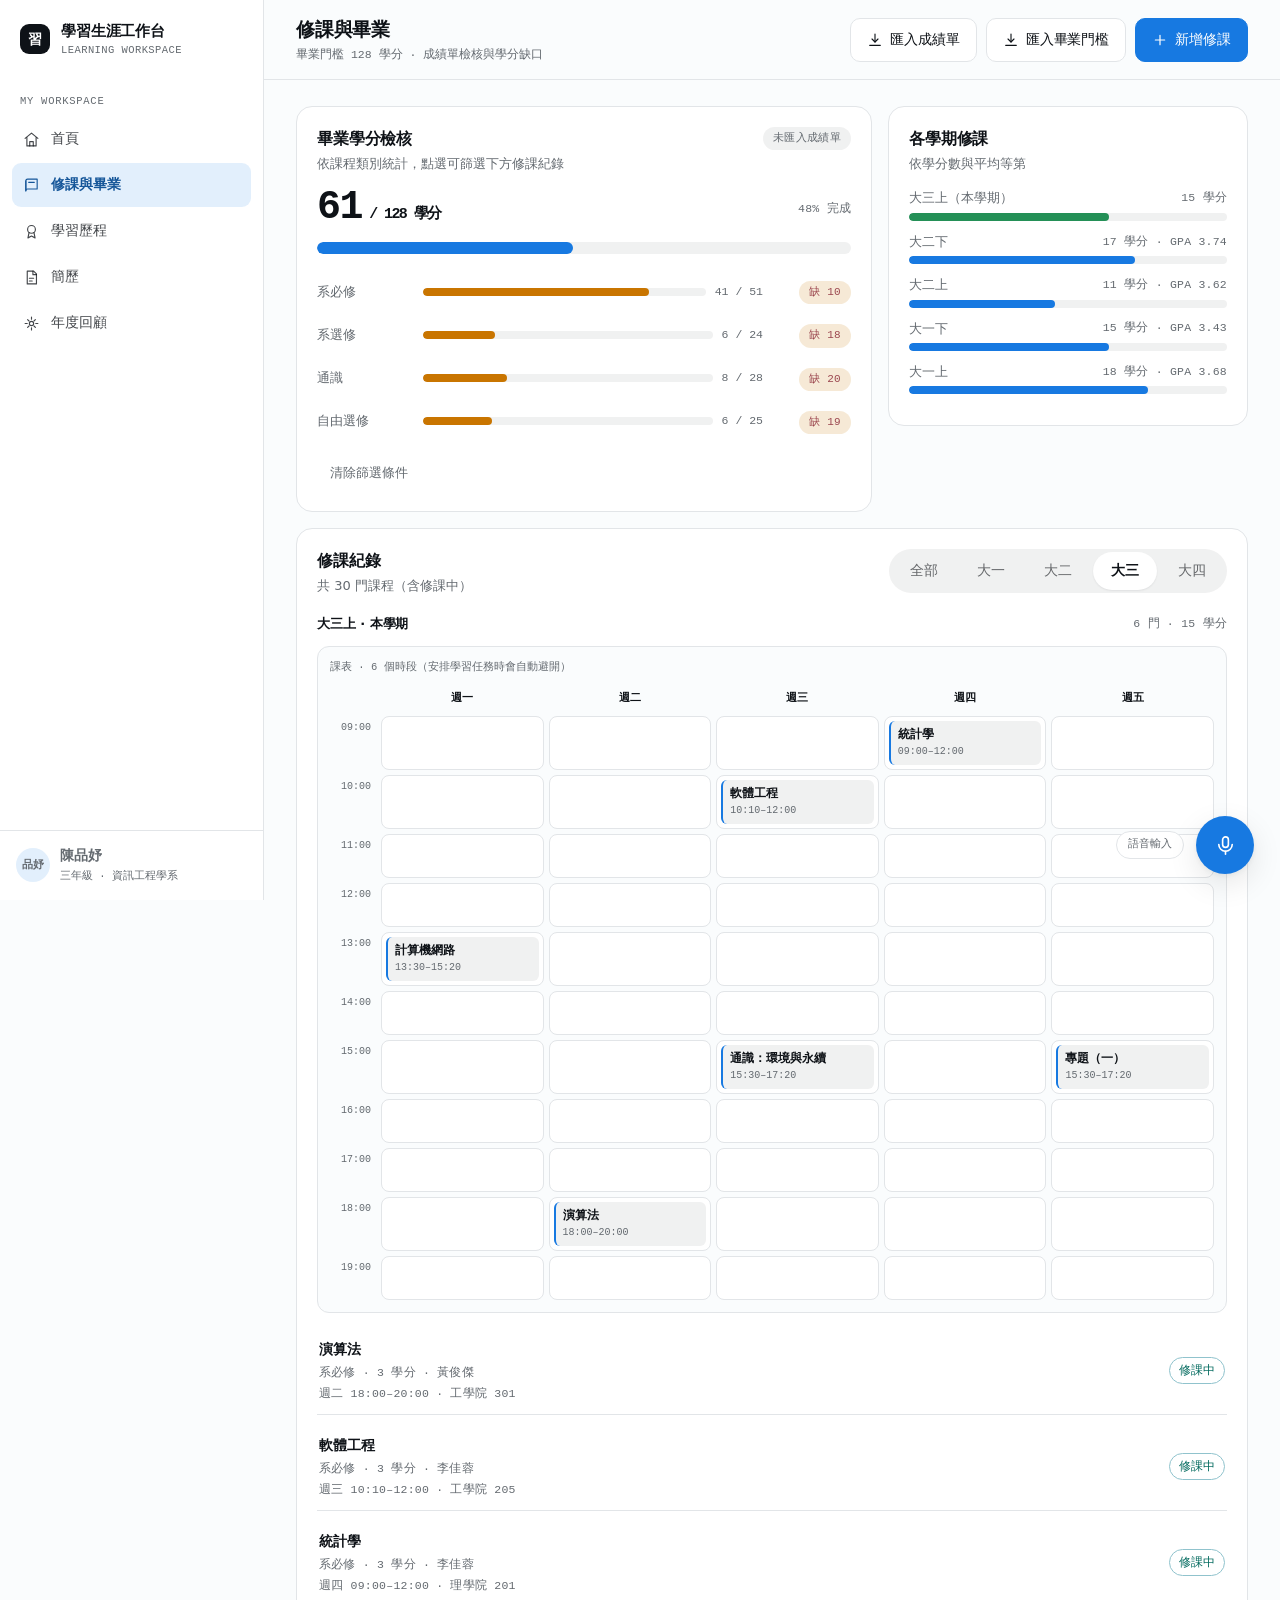
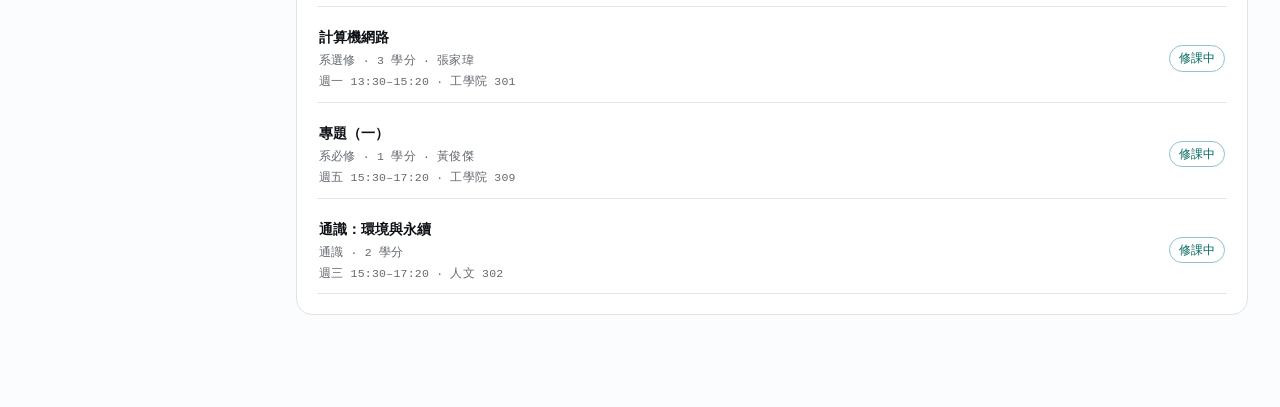
<file: courses.html>
<!doctype html>
<html lang="zh-TW">
<head>
<meta charset="utf-8">
<meta name="viewport" content="width=device-width, initial-scale=1">
<title>修課與畢業 · 學習生涯工作台</title>
<link rel="stylesheet" href="assets/theme.css">
</head>
<body data-page="courses">
<div class="app">
  <aside class="sidebar" id="sidebar"></aside>
  <div class="main">
    <header class="appbar" id="appbar"></header>
    <main class="content" id="content"></main>
  </div>
</div>
<div class="toast-root" id="toastRoot"></div>
<div id="modalRoot"></div>
<div id="voiceRoot"></div>

<script src="assets/mock-data.js"></script>
<script src="assets/app.js"></script>
<script>
(function () {
  var db = OD.db;
  var ICO = {
    import: '<svg class="ico" viewBox="0 0 24 24" fill="none" stroke="currentColor" stroke-width="1.7" stroke-linecap="round" stroke-linejoin="round"><path d="M12 3v12"/><path d="m7.5 10.5 4.5 4.5 4.5-4.5"/><path d="M4 20h16"/></svg>',
    plus: '<svg class="ico" viewBox="0 0 24 24" fill="none" stroke="currentColor" stroke-width="1.8" stroke-linecap="round"><path d="M12 5v14M5 12h14"/></svg>',
    file: '<svg class="ico" viewBox="0 0 24 24" fill="none" stroke="currentColor" stroke-width="1.5" stroke-linecap="round" stroke-linejoin="round"><path d="M6 3h8l4 4v14H6z"/><path d="M14 3v5h5"/><path d="M9 13h6M9 17h4"/></svg>',
    check: '<svg class="ico" viewBox="0 0 24 24" fill="none" stroke="currentColor" stroke-width="2.4" stroke-linecap="round" stroke-linejoin="round"><path d="M4 12.5 9 17.5 20 6.5"/></svg>',
    download: '<svg class="ico" viewBox="0 0 24 24" fill="none" stroke="currentColor" stroke-width="1.7" stroke-linecap="round" stroke-linejoin="round"><path d="M12 3v12"/><path d="m7.5 10.5 4.5 4.5 4.5-4.5"/><path d="M4 20h16"/></svg>'
  };
  var GRADES = ['A+', 'A', 'A-', 'B+', 'B', 'B-', 'C+', 'C', 'C-', 'D'];
  var YEARS = [
    { v: 'all', l: '全部' }, { v: '1', l: '大一' }, { v: '2', l: '大二' },
    { v: '3', l: '大三' }, { v: '4', l: '大四' }
  ];
  var DAYS = [
    { v: '1', l: '週一' }, { v: '2', l: '週二' }, { v: '3', l: '週三' },
    { v: '4', l: '週四' }, { v: '5', l: '週五' }
  ];

  var st = { filter: String(OD.currentYear()), cat: null, imp: { phase: 'drop' }, req: { phase: 'drop' } };

  function catName(id) { var c = db.categories.filter(function (x) { return x.id === id; })[0]; return c ? c.name : id; }
  function pad(n) { return ('0' + n).slice(-2); }
  function pct(a, b) { return b ? Math.min(100, Math.round(a / b * 100)) : 0; }
  function card(title, sub, body, actions) {
    return '<section class="card" data-od-id="' + OD.slug(title) + '"><div class="card-head"><div><div class="card-title">' + title + '</div>' +
      (sub ? '<div class="card-sub">' + sub + '</div>' : '') + '</div>' + (actions || '') + '</div>' + body + '</section>';
  }
  function semCredits(sem) { return OD.creditsOf(function (c) { return c.semester === sem; }); }
  function semGpa(sem) {
    var pts = 0, cr = 0;
    db.courses.filter(function (c) { return c.semester === sem; }).forEach(function (c) {
      var p = OD.gradePoint(c.grade); if (p == null || !c.credits) return; pts += p * c.credits; cr += c.credits;
    });
    return cr ? Math.round(pts / cr * 100) / 100 : null;
  }
  function visibleCourses() {
    return db.courses.filter(function (c) {
      if (st.filter !== 'all' && String(OD.semYear(c.semester)) !== st.filter) return false;
      if (st.cat && c.category !== st.cat) return false;
      return true;
    });
  }
  function meetingsOf(cid) {
    if (!cid) return [];
    var out = [];
    Object.keys(db.timetableBySemester || {}).forEach(function (k) {
      (db.timetableBySemester[k] || []).forEach(function (t) { if (t.courseId === cid) out.push(t); });
    });
    (db.timetable || []).forEach(function (t) {
      if (t.courseId === cid && !out.some(function (o) { return o.id === t.id; })) out.push(t);
    });
    return out;
  }
  function meetingLabel(t) { return OD.DAY_NAMES[t.day] + ' ' + t.start + '–' + t.end + (t.room ? ' · ' + t.room : ''); }

  OD.appbar({
    title: '修課與畢業',
    sub: '畢業門檻 ' + db.graduationRequirements.totalNeed + ' 學分 · 成績單檢核與學分缺口',
    actions: '<button class="btn btn-secondary" data-action="import">' + ICO.import + '匯入成績單</button>' +
             '<button class="btn btn-secondary" data-action="req-import">' + ICO.import + '匯入畢業門檻</button>' +
             '<button class="btn btn-primary" data-action="add-course">' + ICO.plus + '新增修課</button>'
  });

  function render() { OD.$('#content').innerHTML = '<div class="split">' + leftCol() + rightCol() + '</div>' + records(); }

  /* ── 左：畢業學分檢核 ───────────────────────────────────── */
  function leftCol() {
    var g = OD.graduation();
    var rows = g.categories.map(function (c) {
      var active = st.cat === c.id;
      return '<button class="degree-row" data-action="cat-filter" data-id="' + c.id + '" style="width:100%;background:none;border:0;padding:9px 0;text-align:left;border-radius:8px' + (active ? ';outline:1px solid var(--accent)' : '') + '">' +
        '<span class="mini' + (active ? '' : '') + '">' + OD.esc(c.name) + '</span>' +
        '<span><span class="mini-bar"><span class="bar' + (c.missing ? ' warn' : ' ok') + '"><i style="width:' + pct(c.earned, c.need) + '%"></i></span>' +
          '<span class="n num">' + c.earned + ' / ' + c.need + '</span></span></span>' +
        '<span style="text-align:right">' + (c.missing ? '<span class="pill pill-warn">缺 ' + c.missing + '</span>' : '<span class="pill pill-ok">達標</span>') + '</span>' +
      '</button>';
    }).join('');
    var head = '<div class="card-head"><div><div class="card-title">畢業學分檢核</div>' +
      '<div class="card-sub">依課程類別統計，點選可篩選下方修課紀錄</div></div>' +
      (g.imported ? '<span class="pill pill-ok">已匯入 ' + OD.esc(g.fileName || '成績單') + '</span>' : '<span class="pill pill-muted">未匯入成績單</span>') + '</div>';
    var overall = '<div class="row-between" style="margin:4px 0 14px"><span class="big-num" style="font-size:40px">' + g.earned +
      '<span style="font-size:15px"> / ' + g.totalNeed + ' 學分</span></span>' +
      '<span class="meta">' + pct(g.earned, g.totalNeed) + '% 完成</span></div>' +
      '<div class="bar bar-lg" style="margin-bottom:16px"><i style="width:' + pct(g.earned, g.totalNeed) + '%"></i></div>';
    return '<section class="card" data-od-id="graduation-check">' + head + overall + rows +
      (st.cat || st.filter !== 'all'
        ? '<div style="margin-top:12px"><button class="btn btn-sm btn-ghost" data-action="clear-filter">清除篩選條件</button></div>'
        : '') + '</section>';
  }

  /* ── 右：學期概況 ───────────────────────────────────────── */
  function rightCol() {
    var mini = db.semesterOrder.slice().reverse().map(function (sem) {
      var cr = semCredits(sem); if (!cr) return '';
      var gp = semGpa(sem);
      return '<div style="margin-bottom:11px"><div class="row-between" style="margin-bottom:5px">' +
        '<span class="mini">' + sem + (sem === db.currentSemester ? '（本學期）' : '') + '</span>' +
        '<span class="meta">' + cr + ' 學分' + (gp != null ? ' · GPA ' + gp.toFixed(2) : '') + '</span></div>' +
        '<div class="bar' + (sem === db.currentSemester ? ' ok' : '') + '"><i style="width:' + pct(cr, 24) + '%"></i></div></div>';
    }).join('');
    var semCard = card('各學期修課', '依學分數與平均等第', mini || '<div class="empty">尚無紀錄</div>');

    return '<div class="stack">' + semCard + '</div>';
  }

  /* ── 修課紀錄 ───────────────────────────────────────────── */
  function records() {
    var list = visibleCourses();
    var groups = db.semesterOrder.slice().reverse().filter(function (sem) { return list.some(function (c) { return c.semester === sem; }); });
    var body = groups.map(function (sem) {
      var items = list.filter(function (c) { return c.semester === sem; });
      var cr = items.reduce(function (s, c) { return s + (c.credits || 0); }, 0);
      var gp = semGpa(sem);
      return '<div style="margin-top:18px"><div class="row-between" style="margin-bottom:4px">' +
        '<span class="section-title" style="margin:0">' + sem + (sem === db.currentSemester ? ' · 本學期' : '') + '</span>' +
        '<span class="meta">' + items.length + ' 門 · ' + cr + ' 學分' + (gp != null ? ' · GPA ' + gp.toFixed(2) : '') + '</span></div>' +
        (st.filter === 'all' ? '' : semTimetable(sem)) +
        '<div class="stack-sm">' + items.map(courseRow).join('') + '</div></div>';
    }).join('');
    if (!groups.length) body = '<div class="empty">此條件下沒有修課紀錄。</div>';

    var tabs = '<div class="seg">' + YEARS.map(function (y) {
      return '<button data-action="year-filter" data-v="' + y.v + '"' + (st.filter === y.v ? ' class="is-active"' : '') + '>' + y.l + '</button>';
    }).join('') + '</div>';
    return '<section class="card" data-od-id="course-records" style="margin-top:16px"><div class="card-head"><div>' +
      '<div class="card-title">修課紀錄</div><div class="card-sub">共 ' + db.courses.length + ' 門課程（含修課中）</div></div>' + tabs + '</div>' + body + '</section>';
  }
  function courseRow(c) {
    var gp = OD.gradePoint(c.grade);
    var mt = meetingsOf(c.id);
    var right = c.grade
      ? '<span class="grade">' + OD.esc(c.grade) + '</span>'
      : '<span class="tag tag-ok">修課中</span>';
    return '<button class="lrow" data-action="course-detail" data-id="' + c.id + '" style="width:100%;background:none;border:0;border-bottom:1px solid var(--border);text-align:left;padding:11px 2px">' +
      '<span class="grow"><b style="font-size:14px">' + OD.esc(c.name) + '</b>' +
        '<div class="meta" style="margin-top:3px">' + OD.esc(catName(c.category)) + ' · ' + c.credits + ' 學分' +
        (c.teacher && c.teacher !== '—' ? ' · ' + OD.esc(c.teacher) : '') + '</div>' +
        (mt.length ? '<div class="meta" style="margin-top:3px">' + OD.esc(mt.map(meetingLabel).join('、')) + '</div>' : '') + '</span>' +
      '<span class="row" style="gap:9px">' + right + '</span></button>';
  }

  /* ── 每學期課表（嵌入修課紀錄，置於紀錄上方） ───────────── */
  function semTimetable(sem) {
    var list = OD.timetableFor(sem);
    if (!list.length) return '';
    var days = [1, 2, 3, 4, 5], names = ['週一', '週二', '週三', '週四', '週五'];
    var hs = list.map(function (t) { return Math.floor(OD.toMin(t.start) / 60); });
    var he = list.map(function (t) { return Math.ceil(OD.toMin(t.end) / 60); });
    var startH = Math.max(0, Math.min.apply(null, hs));
    var endH = Math.min(24, Math.max.apply(null, he));
    var head = '<div class="tt-head"></div>' + names.map(function (n) { return '<div class="tt-head">' + n + '</div>'; }).join('');
    var rows = '';
    for (var h = startH; h < endH; h++) {
      rows += '<div class="tt-slot">' + pad(h) + ':00</div>';
      days.forEach(function (d) {
        var cls = list.filter(function (t) { return t.day === d && Math.floor(OD.toMin(t.start) / 60) === h; })[0];
        var covered = list.filter(function (t) { return t.day === d && OD.toMin(t.start) <= h * 60 && h * 60 < OD.toMin(t.end); })[0];
        if (cls) {
          rows += '<div class="tt-cell"><button class="tt-class" data-action="tt-class" data-id="' + cls.id + '" data-sem="' + OD.esc(sem) + '">' +
            '<b>' + OD.esc(cls.name) + '</b><span>' + cls.start + '–' + cls.end + '</span></button></div>';
        } else if (covered) {
          rows += '<div class="tt-cell" aria-hidden="true"></div>';
        } else {
          rows += '<div class="tt-cell is-free"></div>';
        }
      });
    }
    /* 手機用：同一個課表改成一週五天直著排，左右不必拉。
       桌機看不到這份，兩份都存在 DOM 裡，由 CSS 決定顯示哪一份。 */
    var byDay = days.map(function (d) {
      var items = list.filter(function (t) { return t.day === d; })
        .sort(function (a, b) { return OD.toMin(a.start) - OD.toMin(b.start); });
      if (!items.length) return '';
      return '<div class="tt-day"><div class="tt-day-name">' + names[d - 1] + '</div>' +
        items.map(function (t) {
          return '<button class="tt-class" data-action="tt-class" data-id="' + t.id + '" data-sem="' + OD.esc(sem) + '">' +
            '<b>' + OD.esc(t.name) + '</b><span>' + t.start + '–' + t.end + (t.room ? ' · ' + OD.esc(t.room) : '') + '</span></button>';
        }).join('') + '</div>';
    }).join('');
    var cap = sem === db.currentSemester
      ? '課表 · ' + list.length + ' 個時段（安排學習任務時會自動避開）'
      : '課表 · ' + list.length + ' 個時段';
    return '<div class="tt-embed"><div class="tt-embed-cap">' + cap + '</div>' +
      '<div class="tt is-compact">' + head + rows + '</div>' +
      '<div class="tt-days">' + (byDay || '<div class="meta">這學期沒有課表時段。</div>') + '</div></div>';
  }

  /* ── 互動：篩選 ─────────────────────────────────────────── */
  OD.on('year-filter', function (el) { st.filter = el.getAttribute('data-v'); render(); });
  OD.on('cat-filter', function (el) { var id = el.getAttribute('data-id'); st.cat = st.cat === id ? null : id; render(); });
  OD.on('clear-filter', function () { st.filter = 'all'; st.cat = null; render(); });

  function findTt(id) {
    var all = [];
    Object.keys(db.timetableBySemester || {}).forEach(function (k) { all = all.concat(db.timetableBySemester[k]); });
    if (db.timetable) all = all.concat(db.timetable);
    return all.filter(function (t) { return t.id === id; })[0] || null;
  }

  /* ── 互動：課程 / 課表細節 ──────────────────────────────── */
  OD.on('course-detail', function (el) {
    var c = OD.course(el.getAttribute('data-id')); if (!c) return;
    var ev = db.skillEvidence.filter(function (e) { return e.sourceId === c.id; });
    var tts = meetingsOf(c.id);
    var body = '<div class="grid-2">' +
        '<div class="kpi"><span class="k">學分</span><span class="v">' + c.credits + '</span></div>' +
        '<div class="kpi"><span class="k">類別</span><span class="v" style="font-size:16px">' + OD.esc(catName(c.category)) + '</span></div>' +
        '<div class="kpi"><span class="k">學期</span><span class="v" style="font-size:16px">' + OD.esc(c.semester) + '</span></div>' +
        '<div class="kpi"><span class="k">等第</span><span class="v">' + (c.grade || '修課中') + '</span></div>' +
      '</div>' +
      (c.teacher && c.teacher !== '—' ? '<div class="row-between"><span class="mini">授課教師</span><b>' + OD.esc(c.teacher) + '</b></div>' : '') +
      (tts.length ? '<div><div class="section-title">課表時段</div><div class="stack-sm">' + tts.map(function (t) {
        return '<div class="lrow"><span class="mini">' + OD.DAY_NAMES[t.day] + '</span><span class="num">' + t.start + '–' + t.end + ' · ' + OD.esc(t.room) + '</span></div>';
      }).join('') + '</div></div>' : '') +
      '<div><div class="section-title">對應能力證據</div>' +
        (ev.length ? '<div class="stack-sm">' + ev.map(function (e) {
          var s = db.skills.filter(function (x) { return x.id === e.skillId; })[0];
          return '<div class="lrow"><span class="mini">' + OD.esc(s ? s.name : '') + '</span><span class="meta">' + OD.esc(e.detail) + '</span></div>';
        }).join('') + '</div>' : '<div class="meta">此課程尚未連結能力證據。</div>') + '</div>';
    OD.modal({
      title: OD.esc(c.name), sub: OD.esc(c.semester) + ' · ' + c.credits + ' 學分', body: body,
      foot: '<button class="btn btn-secondary" data-action="modal-close">關閉</button>' +
            '<button class="btn btn-primary" data-action="course-to-achievement" data-id="' + c.id + '">建立課程成果</button>'
    });
  });
  OD.on('course-to-achievement', function (el) {
    try { localStorage.setItem('shiji:prefillCourse', el.getAttribute('data-id')); } catch (e) {}
    location.href = 'achievements.html?fromCourse=1';
  });
  OD.on('tt-class', function (el) {
    var t = findTt(el.getAttribute('data-id')); if (!t) return;
    var isCurrent = (el.getAttribute('data-sem') || db.currentSemester) === db.currentSemester;
    OD.modal({
      title: OD.esc(t.name), sub: OD.DAY_NAMES[t.day] + ' ' + t.start + '–' + t.end,
      body: '<div class="row-between"><span class="mini">教室</span><b>' + OD.esc(t.room) + '</b></div>' +
            (isCurrent ? '<div class="avoid-note">此為本學期課表時段，安排學習任務時會自動避開。</div>'
                       : '<div class="meta">此為歷史學期課表時段。</div>'),
      foot: '<button class="btn btn-secondary" data-action="modal-close">關閉</button>'
    });
  });

  /* ── 匯入成績單（模擬） ─────────────────────────────────── */
  OD.on('import', function () { st.imp.phase = 'drop'; openImport(); });
  function openImport() {
    OD.modal({
      title: '匯入成績單', sub: '模擬匯入流程，不會實際上傳或解析檔案', wide: true,
      body: impBody(), foot: impFoot()
    });
  }
  function refreshImp() {
    var m = OD.$('.modal'); if (!m) return;
    OD.$('.modal-body', m).innerHTML = impBody();
    OD.$('.modal-foot', m).innerHTML = impFoot();
  }
  function impBody() {
    if (st.imp.phase === 'drop') {
      return '<div class="drop">' + ICO.file +
        '<b>將成績單拖曳到此處</b>' +
        '<div class="meta">支援 PDF、JPG、PNG（Prototype 僅模擬解析結果）</div></div>' +
        '<div class="meta">系統會辨識課程名稱、學分數與等第，並比對畢業門檻。</div>';
    }
    if (st.imp.phase === 'parsing') {
      return '<div class="row" style="gap:11px"><span class="spinner"></span><b>正在解析成績單…</b></div>' +
        '<div class="meta">辨識課程名稱、學分數與等第</div>';
    }
    var p = db.graduationRequirements.parseResult;
    return '<div class="avoid-note">' + ICO.check + '解析完成，已比對 ' + db.courses.length + ' 門課程。</div>' +
      '<div class="grid-2">' +
        stat('畢業總學分', p.minCredits) + stat('系必修', p.required) +
        stat('系選修', p.elective) + stat('通識', p.ge) + stat('自由選修', p.free) +
        stat('偵測到課程', db.courses.length) +
      '</div>' +
      '<div class="meta">此為 Prototype 的模擬結果，未串接任何檔案解析服務。</div>';
  }
  function stat(k, v) {
    return '<div class="kpi-card" style="padding:12px 14px"><div class="v num" style="font-size:20px">' + v + ' <small>學分</small></div><div class="k">' + k + '</div></div>';
  }
  function impFoot() {
    if (st.imp.phase === 'parsing') return '';
    if (st.imp.phase === 'done') {
      return '<button class="btn btn-secondary" data-action="modal-close">取消</button>' +
             '<button class="btn btn-primary" data-action="import-confirm">確認匯入</button>';
    }
    return '<button class="btn btn-secondary" data-action="modal-close">取消</button>' +
           '<button class="btn btn-primary" data-action="import-parse">' + ICO.import + '選擇檔案並解析</button>';
  }
  OD.on('import-parse', function () {
    st.imp.phase = 'parsing'; refreshImp();
    setTimeout(function () { if (st.imp.phase === 'parsing') { st.imp.phase = 'done'; refreshImp(); } }, 900);
  });
  OD.on('import-confirm', function () {
    db.graduationRequirements.imported = true;
    db.graduationRequirements.fileName = '成績單_1132.pdf';
    OD.save(); OD.closeModal(); render(); OD.toast('已匯入成績單，畢業檢核已更新');
  });

  /* ── 匯入畢業門檻檔案（模擬） ───────────────────────────── */
  OD.on('req-import', function () { st.req.phase = 'drop'; openReq(); });
  function openReq() {
    OD.modal({
      title: '匯入畢業門檻檔案', sub: '模擬匯入流程，不會實際上傳或解析檔案', wide: true,
      body: reqBody(), foot: reqFoot()
    });
  }
  function refreshReq() {
    var m = OD.$('.modal'); if (!m) return;
    OD.$('.modal-body', m).innerHTML = reqBody();
    OD.$('.modal-foot', m).innerHTML = reqFoot();
  }
  function reqBody() {
    if (st.req.phase === 'drop') {
      return '<div class="drop">' + ICO.file +
        '<b>將畢業門檻檔案拖曳到此處</b>' +
        '<div class="meta">支援 PDF、DOCX（Prototype 僅模擬解析結果）</div></div>' +
        '<div class="meta">系統會辨識畢業總學分與各類別門檻，並套用到學分檢核。</div>';
    }
    if (st.req.phase === 'parsing') {
      return '<div class="row" style="gap:11px"><span class="spinner"></span><b>正在解析畢業門檻…</b></div>' +
        '<div class="meta">辨識畢業總學分與課程類別門檻</div>';
    }
    var p = db.graduationRequirements.parseResult;
    return '<div class="avoid-note">' + ICO.check + '解析完成，畢業門檻條件如下。</div>' +
      '<div class="grid-2">' +
        stat('畢業總學分', p.minCredits) + stat('系必修', p.required) +
        stat('系選修', p.elective) + stat('通識', p.ge) + stat('自由選修', p.free) +
      '</div>' +
      '<div class="meta">此為 Prototype 的模擬結果，未串接任何檔案解析服務。</div>';
  }
  function reqFoot() {
    if (st.req.phase === 'parsing') return '';
    if (st.req.phase === 'done') {
      return '<button class="btn btn-secondary" data-action="modal-close">取消</button>' +
             '<button class="btn btn-primary" data-action="req-confirm">確認匯入</button>';
    }
    return '<button class="btn btn-secondary" data-action="modal-close">取消</button>' +
           '<button class="btn btn-primary" data-action="req-parse">' + ICO.import + '選擇檔案並解析</button>';
  }
  OD.on('req-parse', function () {
    st.req.phase = 'parsing'; refreshReq();
    setTimeout(function () { if (st.req.phase === 'parsing') { st.req.phase = 'done'; refreshReq(); } }, 900);
  });
  OD.on('req-confirm', function () {
    db.graduationRequirements.requirementsImported = true;
    db.graduationRequirements.requirementsFileName = '畢業門檻_資工系.pdf';
    OD.save(); OD.closeModal(); render(); OD.toast('已匯入畢業門檻檔案，檢核條件已更新');
  });

  /* ── 新增修課紀錄 ───────────────────────────────────────── */
  OD.on('add-course', function () {
    OD.modal({
      title: '新增修課紀錄', sub: '手動新增一門課程', wide: true,
      body: '<div class="form-grid">' +
        '<div class="field span-2"><label>課程名稱</label><input class="input" id="ncName" placeholder="例如：編譯器設計"></div>' +
        '<div class="field"><label>學分數</label><input class="input" type="number" min="0" max="6" id="ncCredits" value="3"></div>' +
        '<div class="field"><label>類別</label><select class="select" id="ncCat">' +
          db.categories.map(function (c) { return '<option value="' + c.id + '">' + OD.esc(c.name) + '</option>'; }).join('') + '</select></div>' +
        '<div class="field"><label>學期</label><select class="select" id="ncSem">' +
          db.semesterOrder.map(function (s) { return '<option' + (s === db.currentSemester ? ' selected' : '') + '>' + s + '</option>'; }).join('') + '</select></div>' +
        '<div class="field"><label>等第</label><select class="select" id="ncGrade"><option value="">修課中</option>' +
          GRADES.map(function (g) { return '<option>' + g + '</option>'; }).join('') + '</select></div>' +
        '<div class="field span-2"><label>授課教師（選填）</label><input class="input" id="ncTeacher" placeholder="例如：黃俊傑"></div>' +
        '<div class="field span-2"><label>修課時間（選填）</label>' +
          '<div class="row" style="gap:9px;flex-wrap:wrap">' +
            '<select class="select" id="ncDay" style="flex:1 1 96px">' +
              '<option value="">不指定</option>' +
              DAYS.map(function (d) { return '<option value="' + d.v + '">' + d.l + '</option>'; }).join('') + '</select>' +
            '<input type="time" class="input" id="ncStart" value="10:00" style="flex:1 1 110px" aria-label="開始時間">' +
            '<input type="time" class="input" id="ncEnd" value="12:00" style="flex:1 1 110px" aria-label="結束時間">' +
            '<input class="input" id="ncRoom" placeholder="教室（選填）" style="flex:2 1 140px">' +
          '</div></div>' +
      '</div>',
      foot: '<button class="btn btn-secondary" data-action="modal-close">取消</button>' +
            '<button class="btn btn-primary" data-action="save-course">新增課程</button>'
    });
  });
  OD.on('save-course', function () {
    var name = (OD.$('#ncName') || {}).value || '';
    if (!name.trim()) { OD.toast('請輸入課程名稱'); return; }
    var grade = OD.$('#ncGrade').value;
    var sem = OD.$('#ncSem').value;
    var id = OD.uid('c');
    db.courses.push({
      id: id, name: name.trim(), credits: Math.max(0, +OD.$('#ncCredits').value || 0),
      category: OD.$('#ncCat').value, semester: sem, grade: grade,
      teacher: (OD.$('#ncTeacher').value || '').trim() || '—', inProgress: !grade
    });
    var day = +((OD.$('#ncDay') || {}).value || 0);
    var start = (OD.$('#ncStart') || {}).value || '';
    var end = (OD.$('#ncEnd') || {}).value || '';
    var room = ((OD.$('#ncRoom') || {}).value || '').trim();
    var msg = '已新增課程：' + name.trim();
    if (day && start && end && OD.toMin(end) > OD.toMin(start)) {
      db.timetableBySemester = db.timetableBySemester || {};
      if (!db.timetableBySemester[sem]) db.timetableBySemester[sem] = [];
      db.timetableBySemester[sem].push({
        id: OD.uid('tt'), day: day, start: start, end: end,
        name: name.trim(), room: room || '未指定', courseId: id
      });
      msg = '已新增課程與課表時段';
    }
    OD.save(); OD.closeModal(); render(); OD.toast(msg);
  });

  render();
})();
</script>
</body>
</html>
</file>
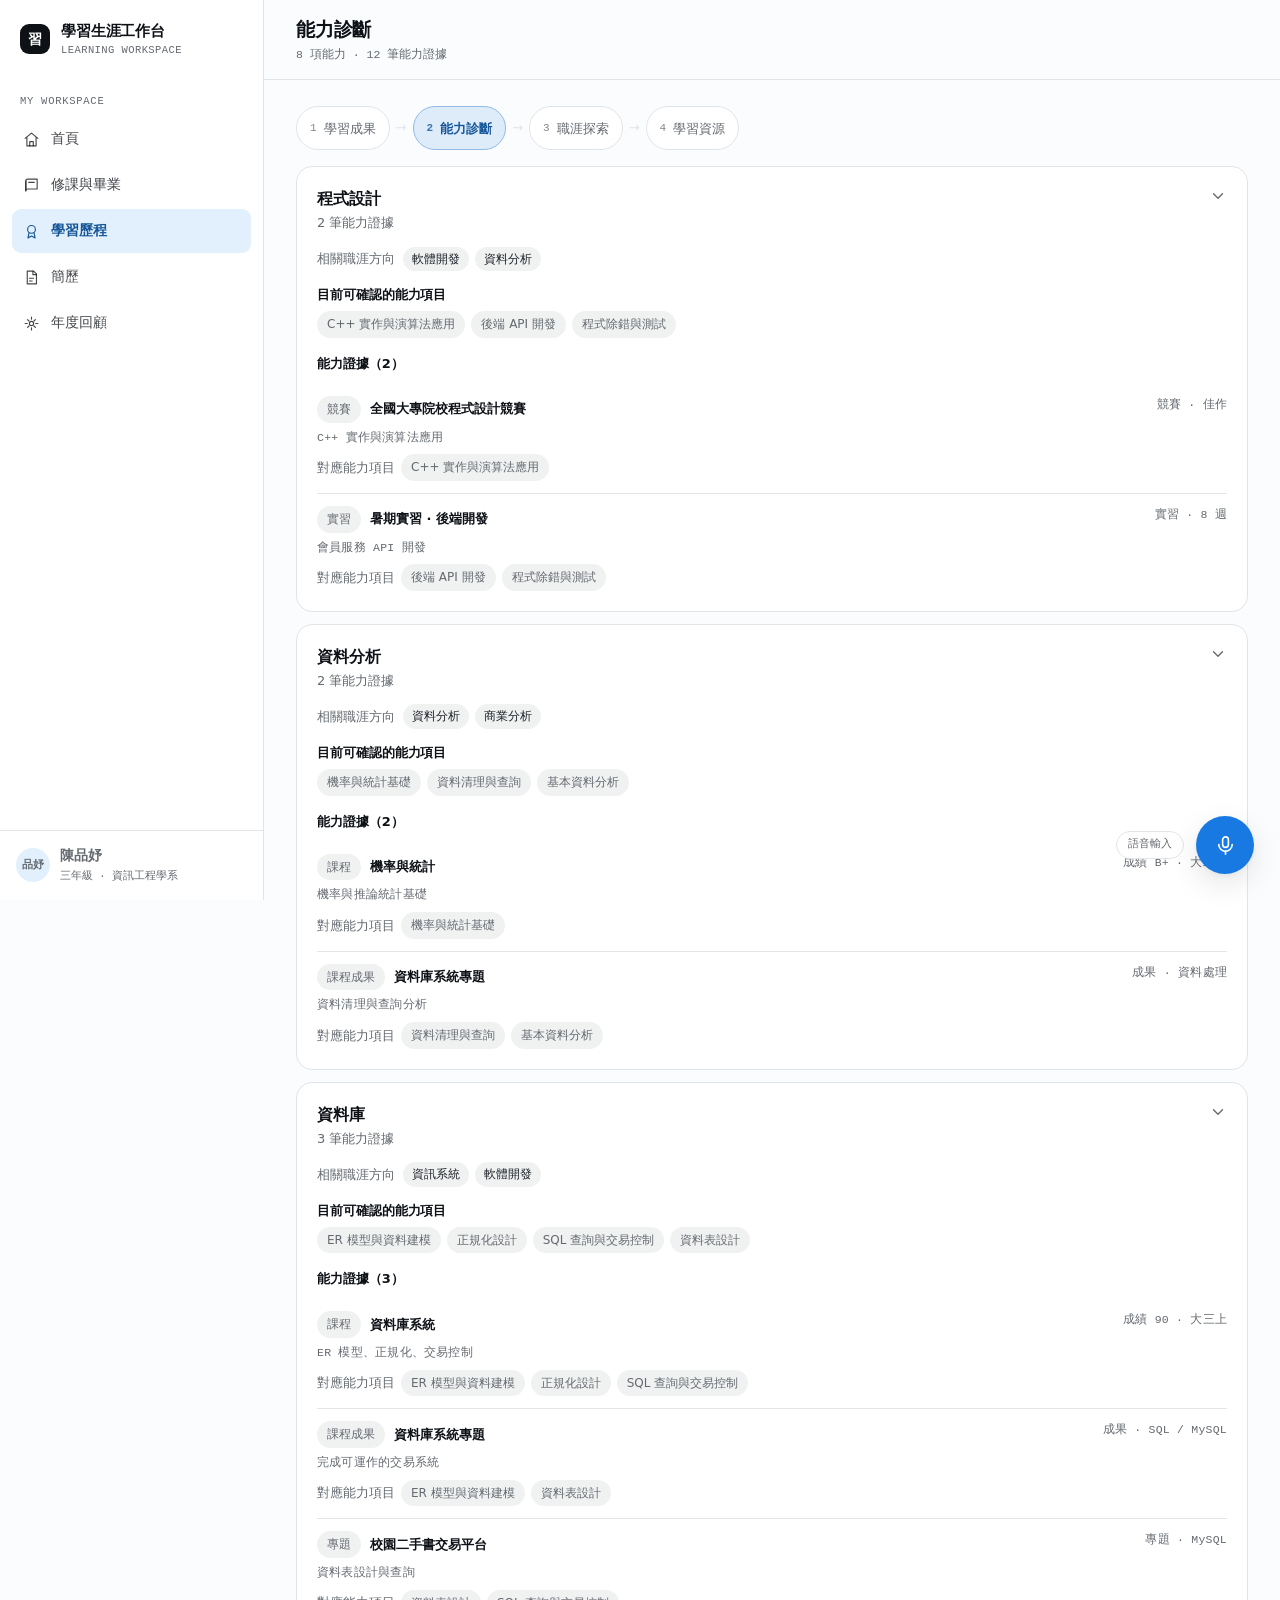
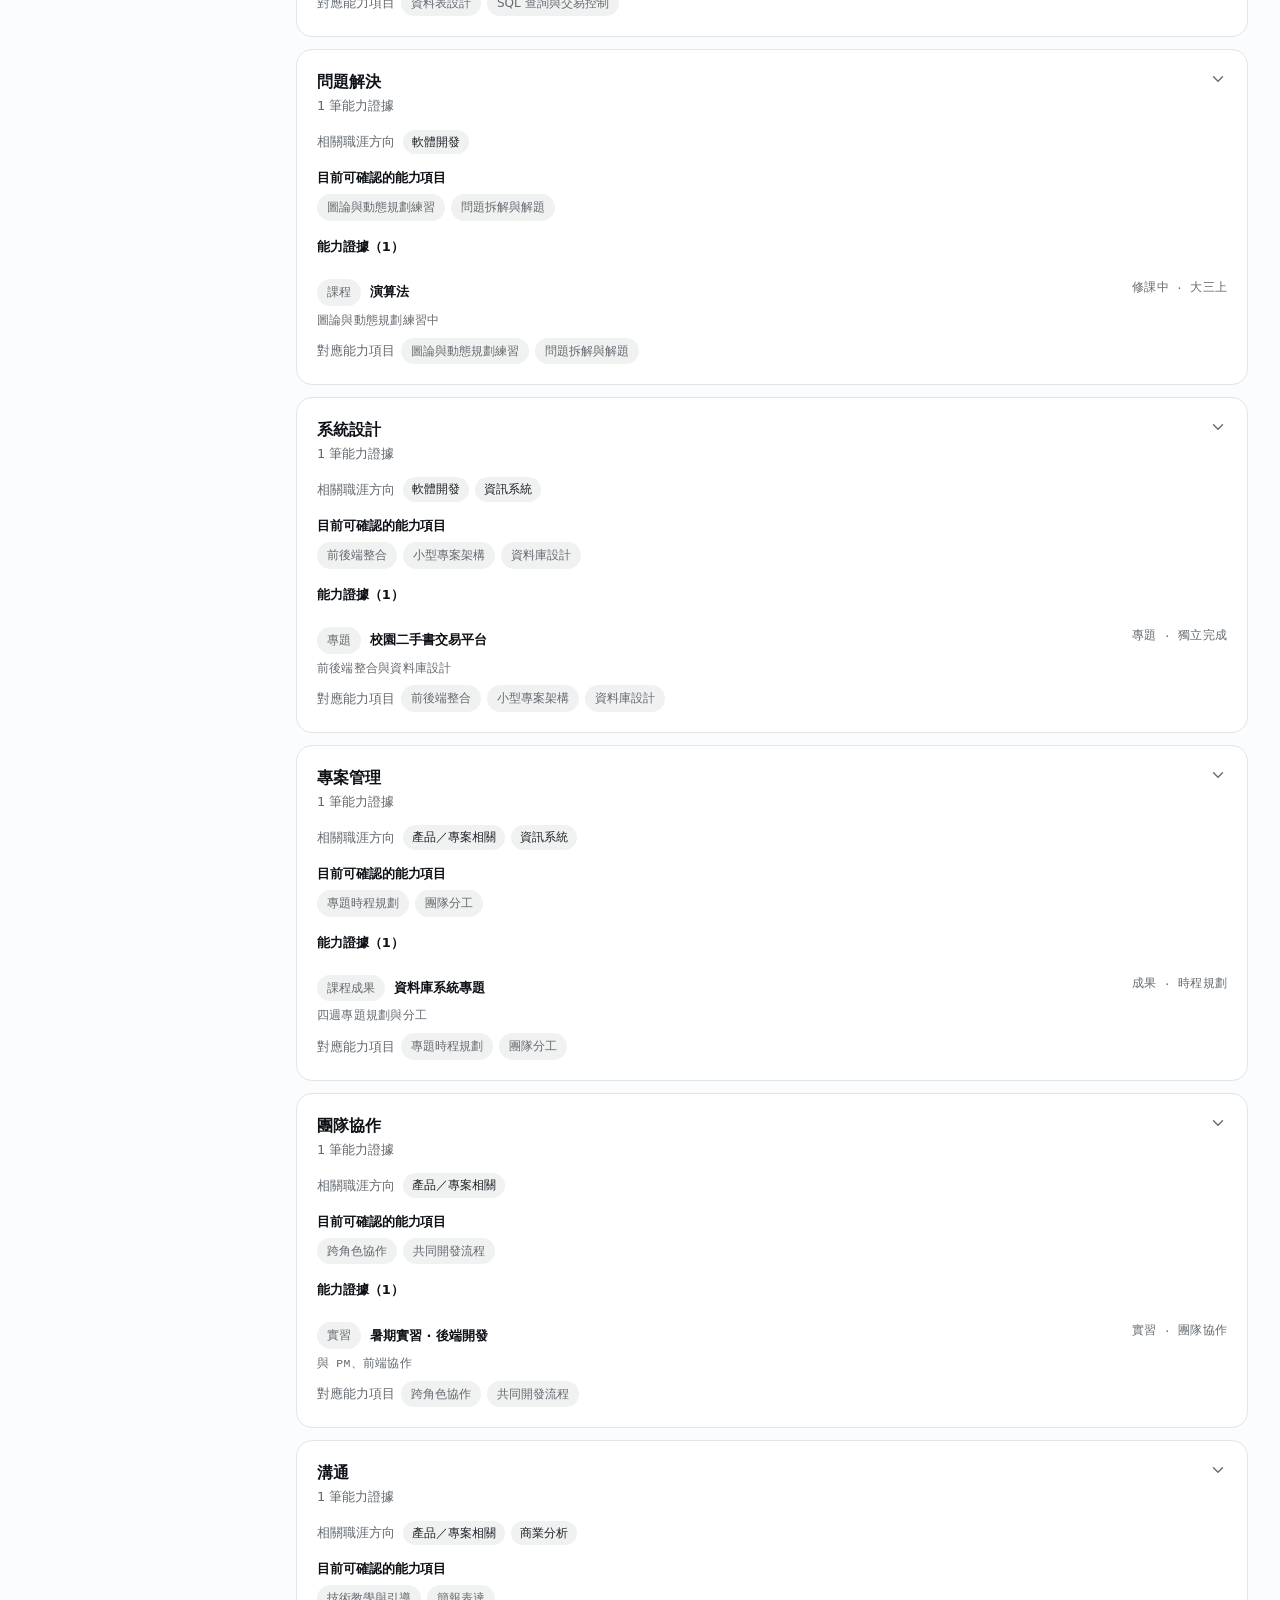
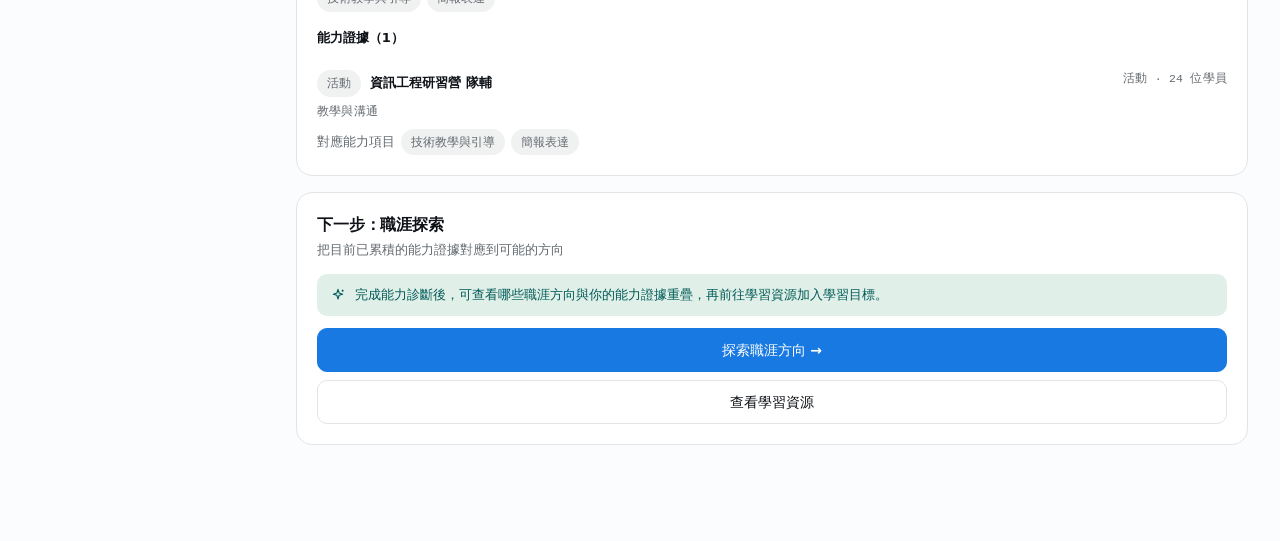
<file: diagnosis.html>
<!doctype html>
<html lang="zh-TW">
<head>
<meta charset="utf-8">
<meta name="viewport" content="width=device-width, initial-scale=1">
<title>能力診斷 · 學習生涯工作台</title>
<link rel="stylesheet" href="assets/theme.css">
<style>
  .stack > .card, .grid-2 > .card, .grid-3 > .card{ margin-top: 0; }
  .apply-chip{ display: inline-flex; padding: 3px 9px; border-radius: 999px; background: var(--fg-soft); color: color-mix(in oklch, var(--fg) 78%, var(--muted)); font-size: 12px; }
  .skill-head{ display: flex; align-items: flex-start; justify-content: space-between; gap: 12px; width: 100%; text-align: left; background: none; border: 0; padding: 0; font: inherit; color: inherit; cursor: pointer; }
  .skill-head:focus-visible{ outline: 2px solid var(--accent); outline-offset: 3px; border-radius: 6px; }
  .skill-head:hover .card-title{ color: var(--accent); }
  .skill-chev{ width: 18px; height: 18px; color: var(--muted); transition: transform .2s ease; }
  [data-skill].is-open .skill-chev{ transform: rotate(180deg); }
  .ev-list{ margin-top: 10px; }
  .ev-row{ padding: 12px 0; border-bottom: 1px solid var(--border); }
  .ev-row:last-child{ border-bottom: 0; padding-bottom: 0; }
  .ev-items{ display: flex; flex-wrap: wrap; align-items: center; gap: 6px; margin-top: 8px; }
</style>
</head>
<body data-page="diagnosis">
<div class="app">
  <aside class="sidebar" id="sidebar"></aside>
  <div class="main">
    <header class="appbar" id="appbar"></header>
    <main class="content" id="content"></main>
  </div>
</div>
<div class="toast-root" id="toastRoot"></div>
<div id="modalRoot"></div>
<div id="voiceRoot"></div>

<script src="assets/mock-data.js"></script>
<script src="assets/app.js"></script>
<script>
(function () {
  var db = OD.db;
  var ICO = {
    spark: '<svg class="ico" viewBox="0 0 24 24" fill="none" stroke="currentColor" stroke-width="1.6" stroke-linecap="round" stroke-linejoin="round"><path d="M12 3.5 13.7 9l5.3 1.7-5.3 1.7L12 18l-1.7-5.6L5 10.7 10.3 9z"/><path d="M19 4.5v2M18 5.5h2"/></svg>',
    chev: '<svg class="ico skill-chev" viewBox="0 0 24 24" fill="none" stroke="currentColor" stroke-width="1.8" stroke-linecap="round" stroke-linejoin="round"><path d="M6 9l6 6 6-6"/></svg>'
  };

  /* 能力 → 可應用方向（依 careerDirections 內容整理） */
  var APPLY = {
    '程式設計': ['software-dev', 'data-analysis'],
    '資料分析': ['data-analysis', 'business-analysis'],
    '資料庫': ['info-system', 'software-dev'],
    '問題解決': ['software-dev'],
    '系統設計': ['software-dev', 'info-system'],
    '專案管理': ['product-pm', 'info-system'],
    '團隊協作': ['product-pm'],
    '溝通': ['product-pm', 'business-analysis']
  };
  /* 成果類型 → 能力證據類型（新增成果若未帶 evidenceType 時回推） */
  var ACH_TYPE = { course: '課程成果', project: '專題', contest: '競賽', intern: '實習', activity: '活動', cert: '證照', other: '其他' };

  function dirById(id) { return db.careerDirections.filter(function (d) { return d.id === id; })[0]; }
  function achById(id) { return db.achievements.filter(function (a) { return a.id === id; })[0]; }
  function typeOf(e) {
    if (e.evidenceType) return e.evidenceType;
    if (e.source === 'course') return '課程';
    var a = achById(e.sourceId);
    return a ? (ACH_TYPE[a.type] || '成果') : '成果';
  }
  function evOf(sid) {
    return db.skillEvidence.filter(function (e) { return e.skillId === sid; }).map(function (e) {
      var title = e.label;
      if (e.source === 'course') { var c = OD.course(e.sourceId); if (c) title = c.name; }
      if (e.source === 'achievement') { var a = achById(e.sourceId); if (a) title = a.title; }
      return { id: e.id, type: typeOf(e), title: title, detail: e.detail, note: e.note, items: e.items || [] };
    });
  }
  function countOf(sid) { return db.skillEvidence.filter(function (e) { return e.skillId === sid; }).length; }
  function confirmedOf(sid) {
    var seen = {}, out = [];
    evOf(sid).forEach(function (e) { e.items.forEach(function (it) { if (!seen[it]) { seen[it] = 1; out.push(it); } }); });
    return out;
  }
  function card(title, sub, body, actions) {
    return '<section class="card" data-od-id="' + OD.slug(title) + '" style="margin-top:0"><div class="card-head"><div><div class="card-title">' + title + '</div>' +
      (sub ? '<div class="card-sub">' + sub + '</div>' : '') + '</div>' + (actions || '') + '</div>' + body + '</section>';
  }

  OD.appbar({
    title: '能力診斷',
    sub: db.skills.length + ' 項能力 · ' + db.skillEvidence.length + ' 筆能力證據'
  });

  function render() {
    OD.$('#content').innerHTML =
      '<div style="margin-bottom:16px">' + OD.flowStrip('diagnosis') + '</div>' +
      '<div style="margin-bottom:16px">' + skillCards() + '</div>' +
      ctaCol();
  }

  /* ── 能力卡片：證據數量 / 可確認項目 ──────────────────── */
  function skillCards() {
    var blocks = db.skills.map(function (s) {
      var ev = evOf(s.id);
      var apps = (APPLY[s.name] || []).map(function (id) { var d = dirById(id); return d ? '<span class="apply-chip">' + OD.esc(d.name) + '</span>' : ''; }).join('');
      var conf = confirmedOf(s.id);
      var confChips = conf.length ? conf.map(function (it) { return '<span class="tag tag-plain">' + OD.esc(it) + '</span>'; }).join('') : '<span class="meta">尚未建立可確認的能力項目</span>';
      var rows = ev.length ? ev.map(function (e) {
        var items = e.items.length ? e.items.map(function (it) { return '<span class="tag tag-plain">' + OD.esc(it) + '</span>'; }).join('') : (e.note ? '<span class="tag tag-plain">' + OD.esc(e.note) + '</span>' : '');
        return '<div class="ev-row">' +
          '<div class="row-between" style="align-items:flex-start;gap:12px">' +
            '<span class="row" style="gap:9px;min-width:0;flex:1 1 auto">' +
              '<span class="tag tag-plain">' + OD.esc(e.type) + '</span>' +
              '<b style="font-size:13px;min-width:0">' + OD.esc(e.title) + '</b>' +
            '</span>' +
            '<span class="meta" style="text-align:right;white-space:nowrap">' + OD.esc(e.detail || '') + '</span>' +
          '</div>' +
          (e.note ? '<div class="meta" style="margin-top:6px">' + OD.esc(e.note) + '</div>' : '') +
          (items ? '<div class="ev-items" hidden><span class="mini" style="flex:none">對應能力項目</span>' + items + '</div>' : '') +
        '</div>';
      }).join('') : '<div class="meta">尚未建立能力證據，可於「學習歷程」連結成果。</div>';

      return '<section class="card" data-od-id="skill-' + s.id + '" data-skill="' + s.id + '" style="margin-top:0">' +
        '<button class="skill-head" data-action="toggle-skill" data-id="' + s.id + '" aria-expanded="false">' +
          '<span><span class="card-title" style="display:block">' + OD.esc(s.name) + '</span>' +
            '<span class="card-sub">' + ev.length + ' 筆能力證據</span></span>' +
          '<span class="row" style="flex:none">' + ICO.chev + '</span>' +
        '</button>' +
        (apps ? '<div class="row" style="gap:8px;margin-top:12px;align-items:center;flex-wrap:wrap"><span class="mini">相關職涯方向</span><div class="chip-set">' + apps + '</div></div>' : '') +
        '<div class="section-title" style="margin:14px 0 6px">目前可確認的能力項目</div>' +
        '<div class="chip-set">' + confChips + '</div>' +
        '<div class="section-title" style="margin:16px 0 0">能力證據（' + ev.length + '）</div>' +
        '<div class="ev-list">' + rows + '</div>' +
      '</section>';
    }).join('');
    return '<div class="stack" data-od-id="skill-evidence">' + blocks + '</div>';
  }

  /* ── 下一步：職涯探索 ────────────────────────────────── */
  function ctaCol() {
    return card('下一步：職涯探索', '把目前已累積的能力證據對應到可能的方向',
      '<div class="avoid-note">' + ICO.spark + '完成能力診斷後，可查看哪些職涯方向與你的能力證據重疊，再前往學習資源加入學習目標。</div>' +
      '<a class="btn btn-primary" href="explore.html" style="width:100%;justify-content:center;margin-top:12px">探索職涯方向 →</a>' +
      '<a class="btn btn-secondary" href="resources.html" style="width:100%;justify-content:center;margin-top:8px">查看學習資源</a>');
  }

  OD.on('toggle-skill', function (el) {
    var cardEl = el.closest('[data-skill]'); if (!cardEl) return;
    var open = !cardEl.classList.contains('is-open');
    cardEl.classList.toggle('is-open', open);
    el.setAttribute('aria-expanded', open ? 'true' : 'false');
    OD.$$('.ev-items', cardEl).forEach(function (n) { n.hidden = !open; });
  });

  render();
})();
</script>
</body>
</html>
</file>
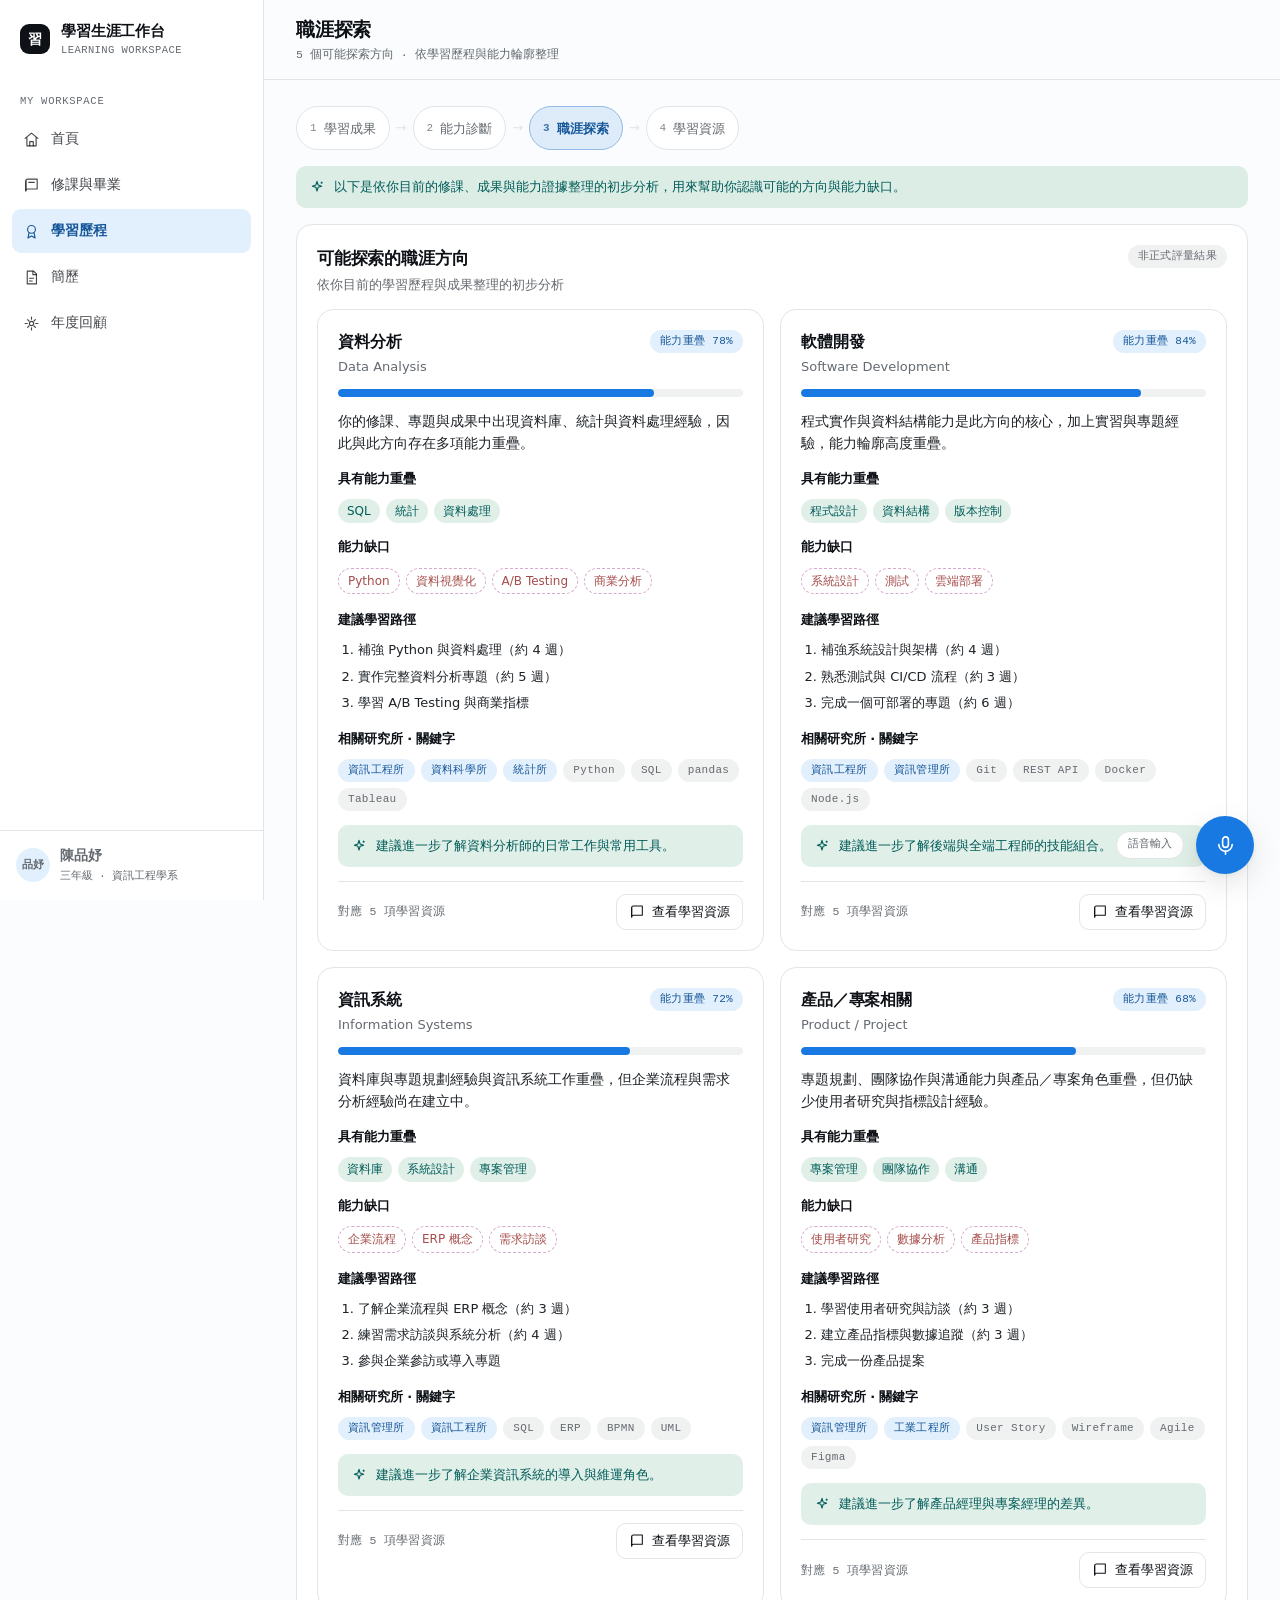
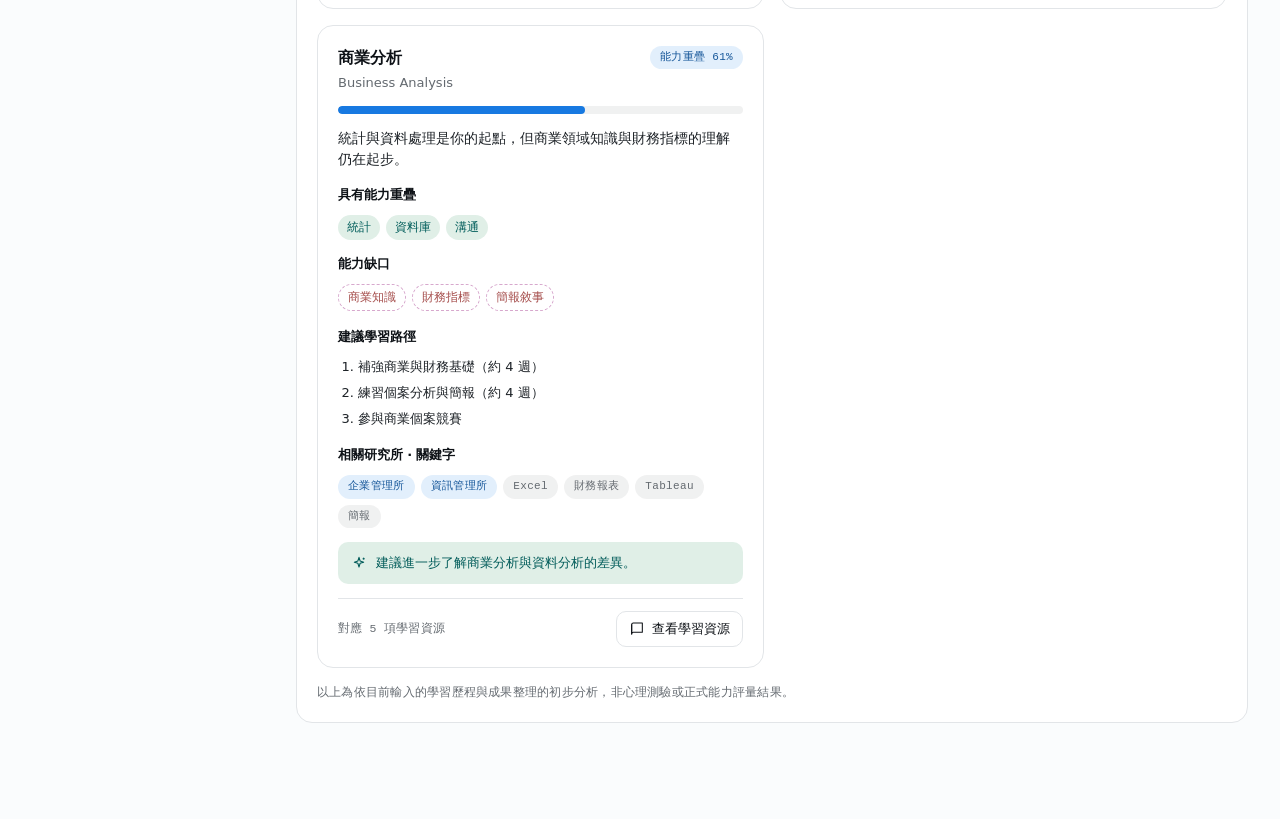
<file: explore.html>
<!doctype html>
<html lang="zh-TW">
<head>
<meta charset="utf-8">
<meta name="viewport" content="width=device-width, initial-scale=1">
<title>職涯探索 · 學習生涯工作台</title>
<link rel="stylesheet" href="assets/theme.css">
<style>
  .stack > .card, .grid-2 > .card, .grid-3 > .card{ margin-top: 0; }
  .have-chip{ display: inline-flex; padding: 3px 9px; border-radius: 999px; background: var(--ok-soft); color: color-mix(in oklch, var(--ok) 62%, var(--fg)); font-size: 12px; }
  .gap-chip{ display: inline-flex; padding: 3px 9px; border-radius: 999px; border: 1px dashed color-mix(in oklch, var(--warn) 48%, var(--border)); color: color-mix(in oklch, var(--warn) 76%, var(--fg)); font-size: 12px; }
  .build-chip{ display: inline-flex; padding: 3px 9px; border-radius: 999px; background: var(--accent-soft); color: color-mix(in oklch, var(--accent) 68%, var(--fg)); font-size: 12px; }
  .path-list{ margin: 0; padding-left: 20px; display: flex; flex-direction: column; gap: 6px; }
  .path-list li{ font-size: 13px; line-height: 1.55; color: color-mix(in oklch, var(--fg) 80%, var(--muted)); }
  @media (max-width: 920px){ .grid-2{ grid-template-columns: 1fr; } }
</style>
</head>
<body data-page="explore">
<div class="app">
  <aside class="sidebar" id="sidebar"></aside>
  <div class="main">
    <header class="appbar" id="appbar"></header>
    <main class="content" id="content"></main>
  </div>
</div>
<div class="toast-root" id="toastRoot"></div>
<div id="modalRoot"></div>
<div id="voiceRoot"></div>

<script src="assets/mock-data.js"></script>
<script src="assets/app.js"></script>
<script>
(function () {
  var db = OD.db;
  var ICO = {
    book: '<svg class="ico" viewBox="0 0 24 24" fill="none" stroke="currentColor" stroke-width="1.6" stroke-linecap="round" stroke-linejoin="round"><path d="M4 5.5A2.5 2.5 0 0 1 6.5 3H20v14H6.5A2.5 2.5 0 0 0 4 19.5z"/><path d="M4 5.5v14"/></svg>',
    spark: '<svg class="ico" viewBox="0 0 24 24" fill="none" stroke="currentColor" stroke-width="1.6" stroke-linecap="round" stroke-linejoin="round"><path d="M12 3.5 13.7 9l5.3 1.7-5.3 1.7L12 18l-1.7-5.6L5 10.7 10.3 9z"/><path d="M19 4.5v2M18 5.5h2"/></svg>'
  };

  function skillsBuilding(id) {
    var out = [];
    db.goals.filter(function (g) { return g.career === id; }).forEach(function (g) {
      (g.skills || []).forEach(function (s) { if (out.indexOf(s) < 0) out.push(s); });
    });
    return out;
  }
  function resCount(d) { var n = 0; Object.keys(d.resources).forEach(function (k) { n += d.resources[k].length; }); return n; }

  OD.appbar({
    title: '職涯探索',
    sub: db.careerDirections.length + ' 個可能探索方向 · 依學習歷程與能力輪廓整理'
  });

  function render() {
    OD.$('#content').innerHTML =
      '<div style="margin-bottom:16px">' + OD.flowStrip('explore') + '</div>' +
      '<div class="avoid-note" style="margin-bottom:16px">' + ICO.spark + '以下是依你目前的修課、成果與能力證據整理的初步分析，用來幫助你認識可能的方向與能力缺口。</div>' +
      directionsSection();
  }

  /* ── 職涯方向探索 ───────────────────────────────────────── */
  function directionsSection() {
    var cards = db.careerDirections.map(function (d) {
      var have = (d.have || []).map(function (x) { return '<span class="have-chip">' + OD.esc(x) + '</span>'; }).join('');
      var gap = (d.gap || []).map(function (x) { return '<span class="gap-chip">' + OD.esc(x) + '</span>'; }).join('');
      var kw = (d.kw || []).map(function (x) { return '<span class="pill pill-muted">' + OD.esc(x) + '</span>'; }).join('');
      var grad = (d.grad || []).map(function (x) { return '<span class="pill">' + OD.esc(x) + '</span>'; }).join('');
      var path = (d.path || []).map(function (x) { return '<li>' + OD.esc(x) + '</li>'; }).join('');
      var building = skillsBuilding(d.id);
      var buildingHtml = building.length
        ? '<div style="margin:16px 0 0"><div class="section-title">你目前正在補足的能力</div>' +
          '<div class="chip-set">' + building.map(function (x) { return '<span class="build-chip">' + OD.esc(x) + '</span>'; }).join('') + '</div></div>'
        : '';
      return '<article class="card" style="margin-top:0" data-od-id="dir-' + d.id + '">' +
        '<div class="row-between" style="align-items:flex-start">' +
          '<div><div class="card-title">' + OD.esc(d.name) + '</div><div class="card-sub">' + OD.esc(d.en) + '</div></div>' +
          '<span class="pill">能力重疊 ' + d.overlap + '%</span></div>' +
        '<div class="bar" style="margin-top:12px"><i style="width:' + d.overlap + '%"></i></div>' +
        (d.reason ? '<p style="margin:14px 0 0;font-size:13.5px;line-height:1.62;color:color-mix(in oklch, var(--fg) 80%, var(--muted))">' + OD.esc(d.reason) + '</p>' : '') +
        (have ? '<div style="margin:14px 0 0"><div class="section-title">具有能力重疊</div><div class="chip-set">' + have + '</div></div>' : '') +
        (gap ? '<div style="margin:14px 0 0"><div class="section-title">能力缺口</div><div class="chip-set">' + gap + '</div></div>' : '') +
        (path ? '<div style="margin:16px 0 0"><div class="section-title">建議學習路徑</div><ol class="path-list">' + path + '</ol></div>' : '') +
        ((grad || kw) ? '<div style="margin:16px 0 0"><div class="section-title">相關研究所 · 關鍵字</div><div class="chip-set">' + grad + kw + '</div></div>' : '') +
        (d.suggest ? '<div class="avoid-note" style="margin-top:14px">' + ICO.spark + OD.esc(d.suggest) + '</div>' : '') +
        buildingHtml +
        '<div class="row-between" style="margin-top:14px;padding-top:12px;border-top:1px solid var(--border)">' +
          '<span class="meta">對應 ' + resCount(d) + ' 項學習資源</span>' +
          '<a class="btn btn-sm btn-secondary" href="resources.html?dir=' + d.id + '">' + ICO.book + '查看學習資源</a>' +
        '</div></article>';
    }).join('');
    var head = '<div class="card-head" style="margin-bottom:14px"><div>' +
      '<div class="card-title" style="font-size:17px">可能探索的職涯方向</div>' +
      '<div class="card-sub">依你目前的學習歷程與成果整理的初步分析</div></div>' +
      '<span class="pill pill-muted">非正式評量結果</span></div>';
    return '<section class="card" data-od-id="career-directions">' + head +
      '<div class="grid-2">' + cards + '</div>' +
      '<div class="meta" style="margin-top:16px">' + OD.esc(db.aiDisclaimer) + '</div></section>';
  }

  render();
})();
</script>
</body>
</html>
</file>
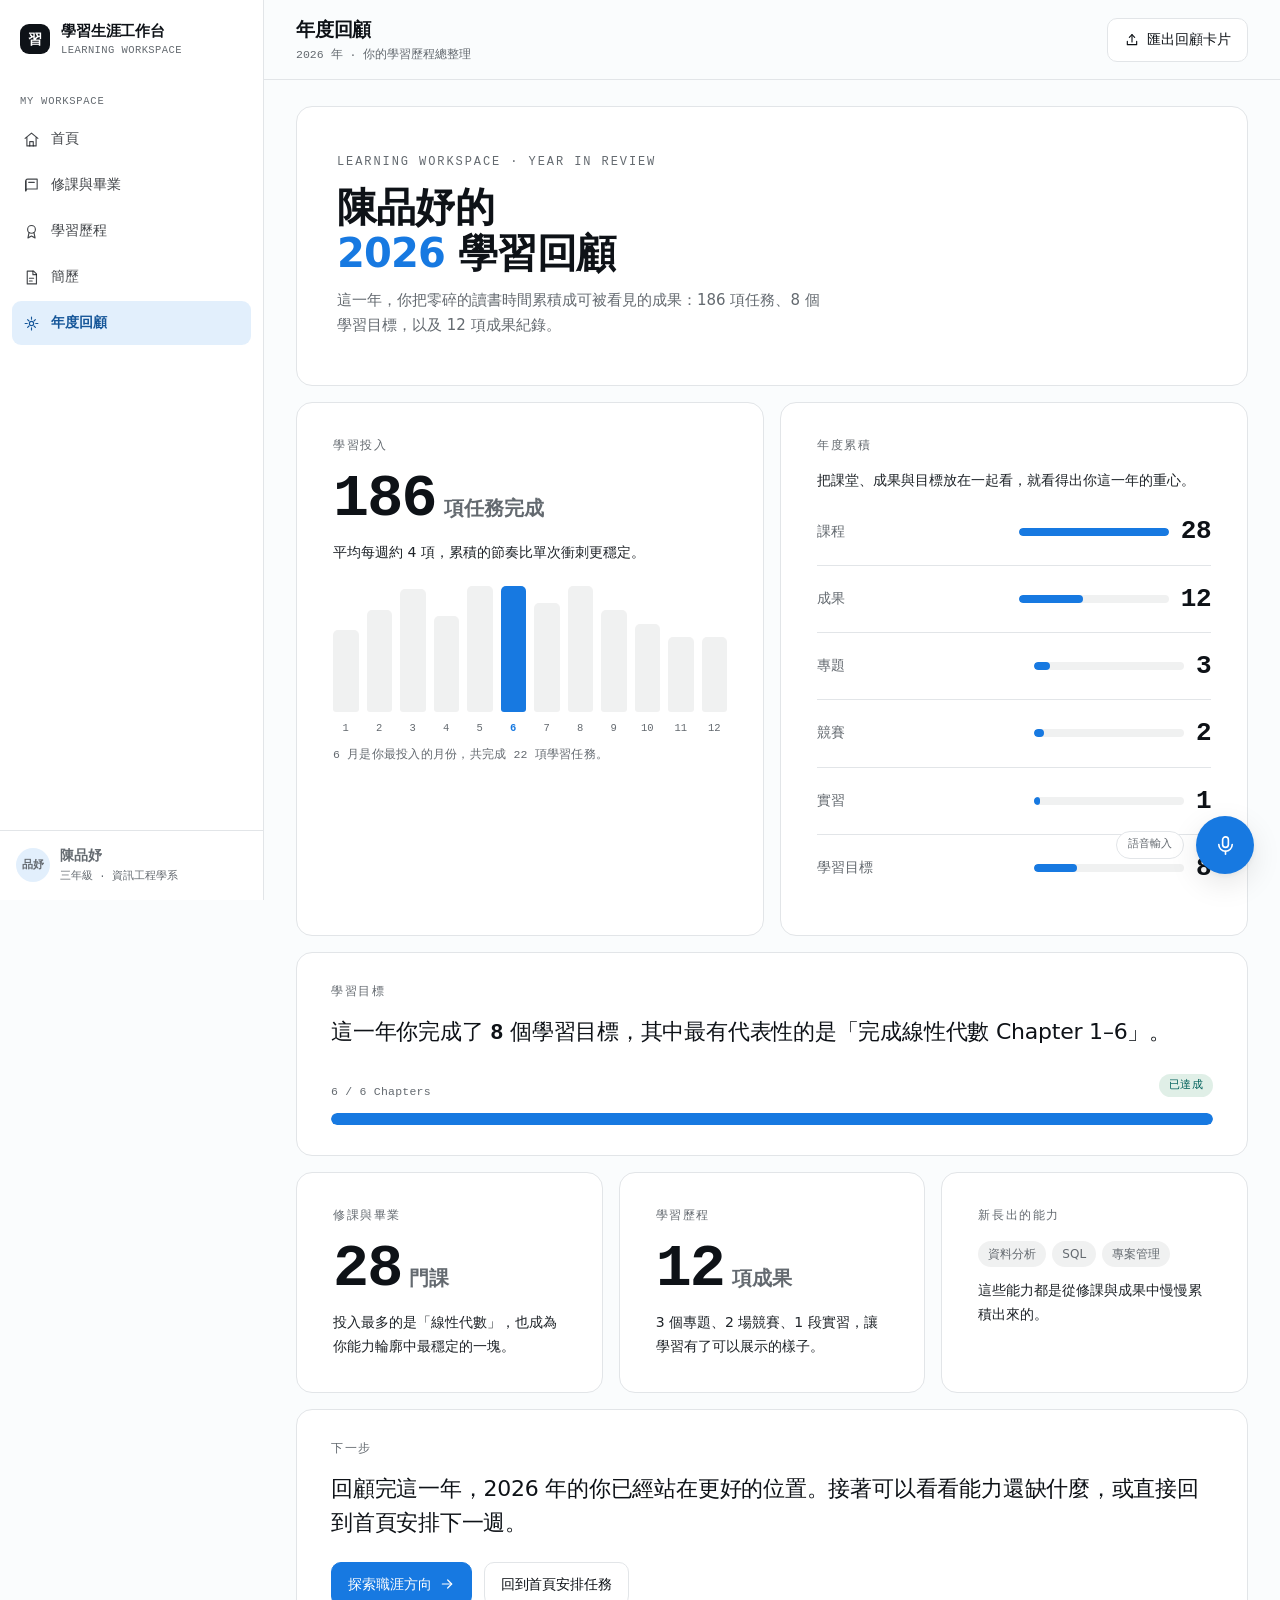
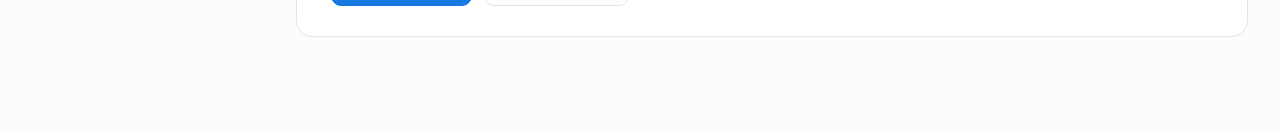
<file: recap.html>
<!doctype html>
<html lang="zh-TW">
<head>
<meta charset="utf-8">
<meta name="viewport" content="width=device-width, initial-scale=1">
<title>年度回顧 · 學習生涯工作台</title>
<link rel="stylesheet" href="assets/theme.css">
<style>
  .stack > .card, .grid-2 > .card, .grid-3 > .card{ margin-top: 0; }

  .w-hero{ padding: 46px 40px; border: 1px solid var(--border); border-radius: var(--radius-lg); background: var(--surface); }
  .w-eyebrow{ font-family: var(--font-mono); font-size: 12px; letter-spacing: .16em; color: var(--muted); }
  .w-title{ font-size: 40px; font-weight: 700; letter-spacing: -.02em; margin: 12px 0 0; line-height: 1.15; }
  .w-title .accent{ color: var(--accent); }
  .w-sub{ margin-top: 12px; color: var(--muted); font-size: 15px; line-height: 1.7; max-width: 52ch; }

  .w-panel{ padding: 34px 36px; border: 1px solid var(--border); border-radius: var(--radius-lg); background: var(--surface); }
  .w-label{ font-family: var(--font-mono); font-size: 11.5px; letter-spacing: .14em; color: var(--muted); text-transform: uppercase; }
  .w-big{ font-size: 60px; font-weight: 700; letter-spacing: -.03em; line-height: 1; margin-top: 14px; }
  .w-big small{ font-size: 20px; font-weight: 600; color: var(--muted); margin-left: 8px; letter-spacing: 0; }
  .w-note{ margin-top: 12px; font-size: 14px; color: color-mix(in oklch, var(--fg) 78%, var(--muted)); line-height: 1.7; }

  .w-months{ display: flex; align-items: flex-end; gap: 8px; height: 150px; margin-top: 22px; }
  .w-month{ flex: 1; display: flex; flex-direction: column; justify-content: flex-end; align-items: center; gap: 8px; height: 100%; }
  .w-month i{ display: block; width: 100%; max-width: 30px; border-radius: 5px 5px 3px 3px; background: var(--fg-soft); }
  .w-month b{ font-family: var(--font-mono); font-size: 10.5px; color: var(--muted); font-weight: 500; }
  .w-month.peak i{ background: var(--accent); }
  .w-month.peak b{ color: var(--accent); font-weight: 600; }

  .w-stat{ display: flex; align-items: baseline; justify-content: space-between; padding: 13px 0; border-bottom: 1px solid var(--border); }
  .w-stat:last-child{ border-bottom: 0; }
  .w-stat .v{ font-size: 26px; font-weight: 650; letter-spacing: -.02em; }
  .w-stat .k{ font-size: 13.5px; color: var(--muted); }

  .w-quote{ padding: 30px 34px; border: 1px solid var(--border); border-radius: var(--radius-lg); background: var(--surface); }
  .w-quote .q{ font-size: 22px; line-height: 1.55; letter-spacing: -.01em; }
  .w-quote .meta{ margin-top: 14px; }

  .w-cta{ display: flex; gap: 12px; flex-wrap: wrap; }
</style>
</head>
<body data-page="recap">
<div class="app">
  <aside class="sidebar" id="sidebar"></aside>
  <div class="main">
    <header class="appbar" id="appbar"></header>
    <main class="content" id="content"></main>
  </div>
</div>
<div class="toast-root" id="toastRoot"></div>
<div id="modalRoot"></div>
<div id="voiceRoot"></div>

<script src="assets/mock-data.js"></script>
<script src="assets/app.js"></script>
<script>
(function () {
  var db = OD.db;
  var Y = db.yearlyStats;
  var ICO = {
    share: '<svg class="ico" viewBox="0 0 24 24" fill="none" stroke="currentColor" stroke-width="1.7" stroke-linecap="round" stroke-linejoin="round"><path d="M12 15V4"/><path d="m8 8 4-4 4 4"/><path d="M5 14v5h14v-5"/></svg>',
    arrow: '<svg class="ico" viewBox="0 0 24 24" fill="none" stroke="currentColor" stroke-width="1.8" stroke-linecap="round" stroke-linejoin="round"><path d="M5 12h14"/><path d="m13 6 6 6-6 6"/></svg>'
  };
  function esc(s) { return OD.esc(s); }
  var MONTH = ['1 月', '2 月', '3 月', '4 月', '5 月', '6 月', '7 月', '8 月', '9 月', '10 月', '11 月', '12 月'];

  OD.appbar({
    title: '年度回顧',
    sub: Y.year + ' 年 · 你的學習歷程總整理',
    actions: '<button class="btn btn-secondary" data-action="recap-share">' + ICO.share + '匯出回顧卡片</button>'
  });

  function months() {
    var max = Math.max.apply(null, Y.monthly);
    var peak = Y.monthly.indexOf(max);
    return '<div class="w-months">' + Y.monthly.map(function (v, i) {
      var h = Math.max(6, Math.round(v / max * 100));
      return '<div class="w-month' + (i === peak ? ' peak' : '') + '"><i style="height:' + h + '%"></i><b>' + (i + 1) + '</b></div>';
    }).join('') + '</div>' +
    '<div class="meta" style="margin-top:10px">' + MONTH[peak] + '是你最投入的月份，共完成 ' + max + ' 項學習任務。</div>';
  }

  function breakdown() {
    var max = Math.max.apply(null, Y.breakdown.map(function (b) { return b.value; }));
    return Y.breakdown.map(function (b) {
      return '<div class="w-stat"><span class="k">' + esc(b.label) + '</span>' +
        '<span class="row" style="gap:12px"><span class="mini-bar" style="width:150px"><span class="bar"><i style="width:' + Math.round(b.value / max * 100) + '%"></i></span></span>' +
        '<span class="v num">' + b.value + '</span></span></div>';
    }).join('');
  }

  function content() {
    var s = db.student;
    var topSubject = OD.subjectName(Y.topSubjectId);
    return '<div class="stack" style="gap:16px">' +

      /* Hero */
      '<section class="w-hero" data-od-id="recap-hero">' +
        '<div class="w-eyebrow">LEARNING WORKSPACE · YEAR IN REVIEW</div>' +
        '<h1 class="w-title">' + s.name + '的<br><span class="accent">' + Y.year + '</span> 學習回顧</h1>' +
        '<p class="w-sub">這一年，你把零碎的讀書時間累積成可被看見的成果：' + Y.tasksDone + ' 項任務、' + Y.goalsDone +
        ' 個學習目標，以及 ' + Y.achievementsCount + ' 項成果紀錄。</p>' +
      '</section>' +

      '<div class="grid-2" style="gap:16px">' +
        /* 學習投入 */
        '<section class="w-panel" data-od-id="recap-investment">' +
          '<div class="w-label">學習投入</div>' +
          '<div class="w-big num">' + Y.tasksDone + '<small>項任務完成</small></div>' +
          '<div class="w-note">平均每週約 ' + Math.round(Y.tasksDone / 52) + ' 項，累積的節奏比單次衝刺更穩定。</div>' +
          months() +
        '</section>' +
        /* 年度分佈 */
        '<section class="w-panel" data-od-id="recap-breakdown">' +
          '<div class="w-label">年度累積</div>' +
          '<div class="w-note" style="margin-top:14px;margin-bottom:6px">把課堂、成果與目標放在一起看，就看得出你這一年的重心。</div>' +
          breakdown() +
        '</section>' +
      '</div>' +

      /* 學習目標 */
      '<section class="w-quote" data-od-id="recap-topgoal">' +
        '<div class="w-label">學習目標</div>' +
        '<p class="q" style="margin:14px 0 0">這一年你完成了 <b class="num">' + Y.goalsDone + '</b> 個學習目標，其中最有代表性的是「' + esc(Y.topGoalTitle) + '」。' +
        '</p>' +
        '<div class="row-between" style="margin-top:18px">' +
          '<span class="meta">' + esc(Y.topGoalProgress) + '</span>' +
          '<span class="pill pill-ok">已達成</span>' +
        '</div>' +
        '<div class="bar bar-lg" style="margin-top:12px"><i style="width:100%"></i></div>' +
      '</section>' +

      /* 修課 / 成果 / 能力 */
      '<div class="grid-3" style="gap:16px">' +
        '<section class="w-panel" data-od-id="recap-courses">' +
          '<div class="w-label">修課與畢業</div>' +
          '<div class="w-big num">' + Y.coursesCount + '<small>門課</small></div>' +
          '<div class="w-note">投入最多的是「' + esc(topSubject) + '」，也成為你能力輪廓中最穩定的一塊。</div>' +
        '</section>' +
        '<section class="w-panel" data-od-id="recap-achievements">' +
          '<div class="w-label">學習歷程</div>' +
          '<div class="w-big num">' + Y.achievementsCount + '<small>項成果</small></div>' +
          '<div class="w-note">' + Y.projects + ' 個專題、' + Y.contests + ' 場競賽、' + Y.interns + ' 段實習，讓學習有了可以展示的樣子。</div>' +
        '</section>' +
        '<section class="w-panel" data-od-id="recap-newskills">' +
          '<div class="w-label">新長出的能力</div>' +
          '<div class="chip-set" style="margin-top:16px">' +
            Y.newSkills.map(function (n) { return '<span class="tag tag-plain">' + esc(n) + '</span>'; }).join('') +
          '</div>' +
          '<div class="w-note">這些能力都是從修課與成果中慢慢累積出來的。</div>' +
        '</section>' +
      '</div>' +

      /* 收尾 CTA */
      '<section class="w-quote" data-od-id="recap-next">' +
        '<div class="w-label">下一步</div>' +
        '<p class="q" style="margin:14px 0 0">回顧完這一年，' + Y.year + ' 年的你已經站在更好的位置。' +
        '接著可以看看能力還缺什麼，或直接回到首頁安排下一週。</p>' +
        '<div class="w-cta" style="margin-top:22px">' +
          '<a class="btn btn-primary" href="explore.html">' + esc('探索職涯方向') + ICO.arrow + '</a>' +
          '<a class="btn btn-secondary" href="index.html">回到首頁安排任務</a>' +
        '</div>' +
      '</section>' +

    '</div>';
  }

  OD.on('recap-share', function () { OD.toast('已準備年度回顧卡片；正式版將匯出圖片'); });

  OD.$('#content').innerHTML = content();
})();
</script>
</body>
</html>
</file>
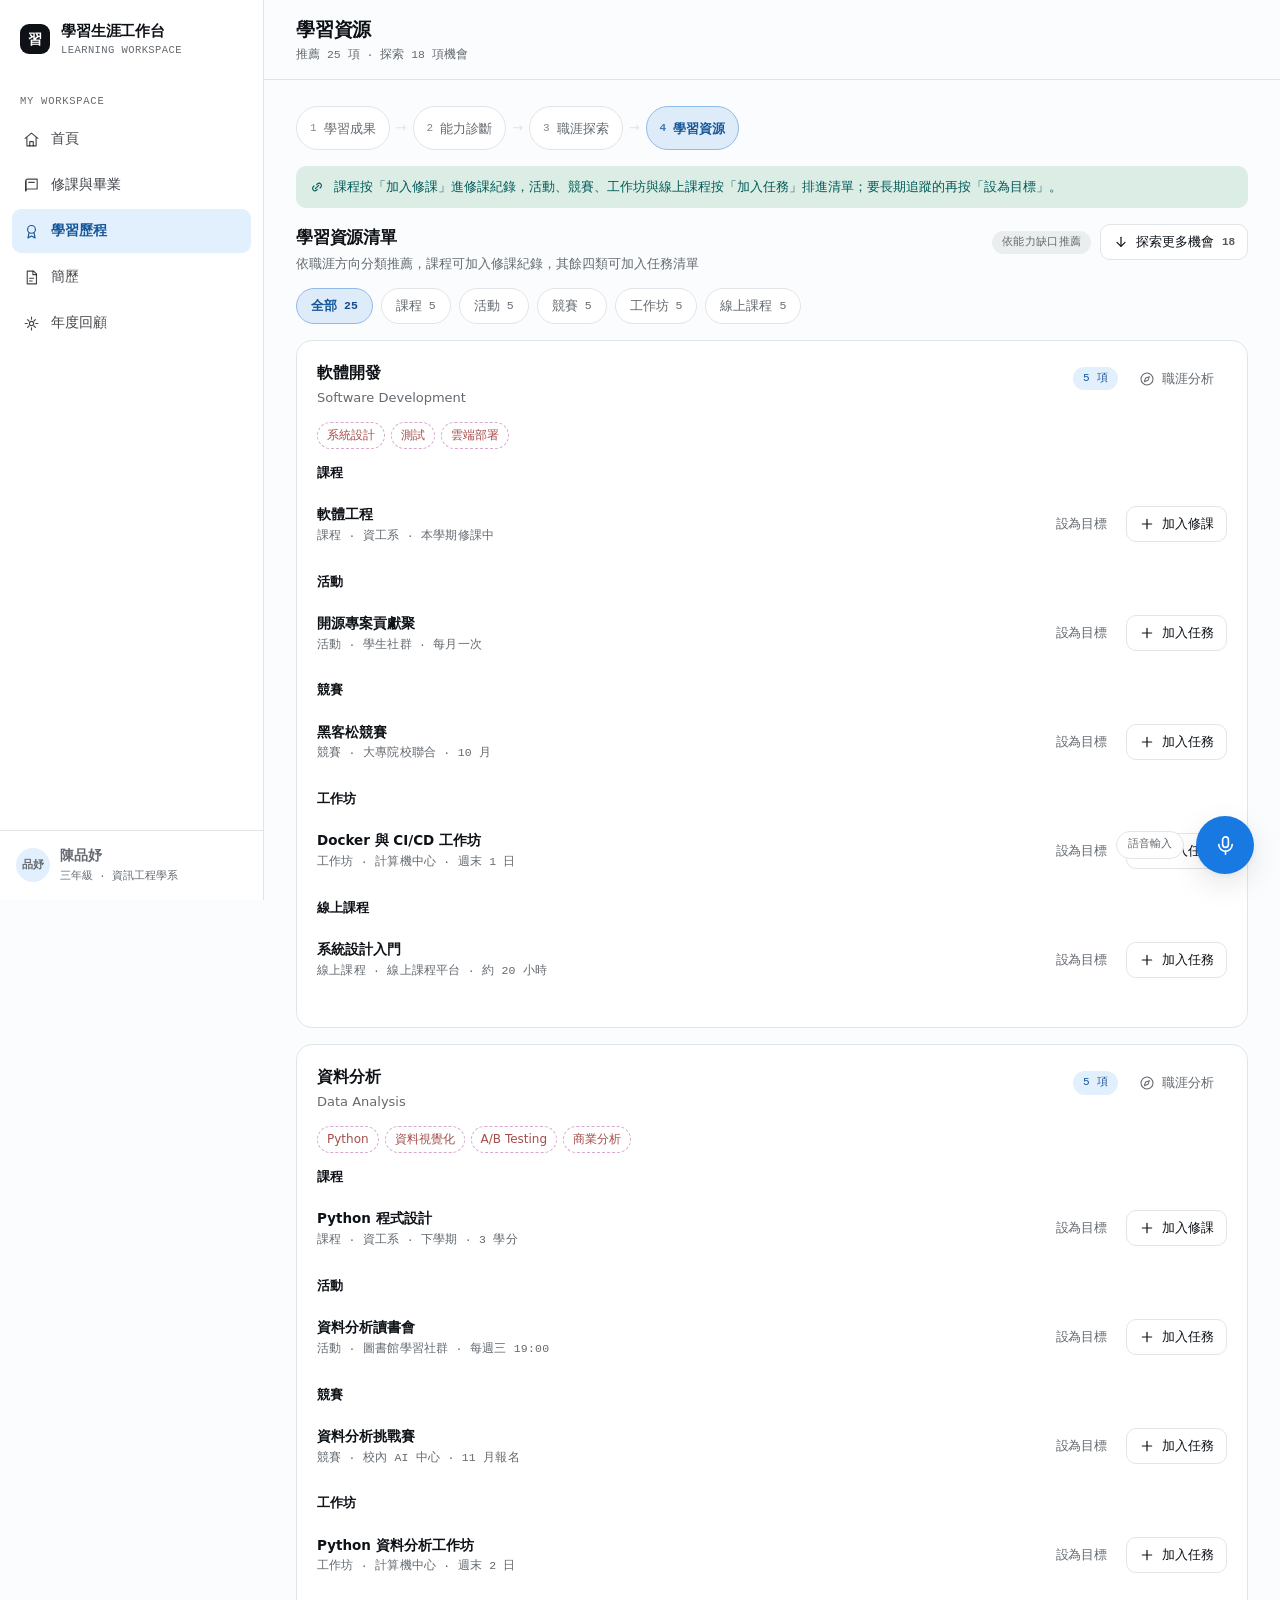
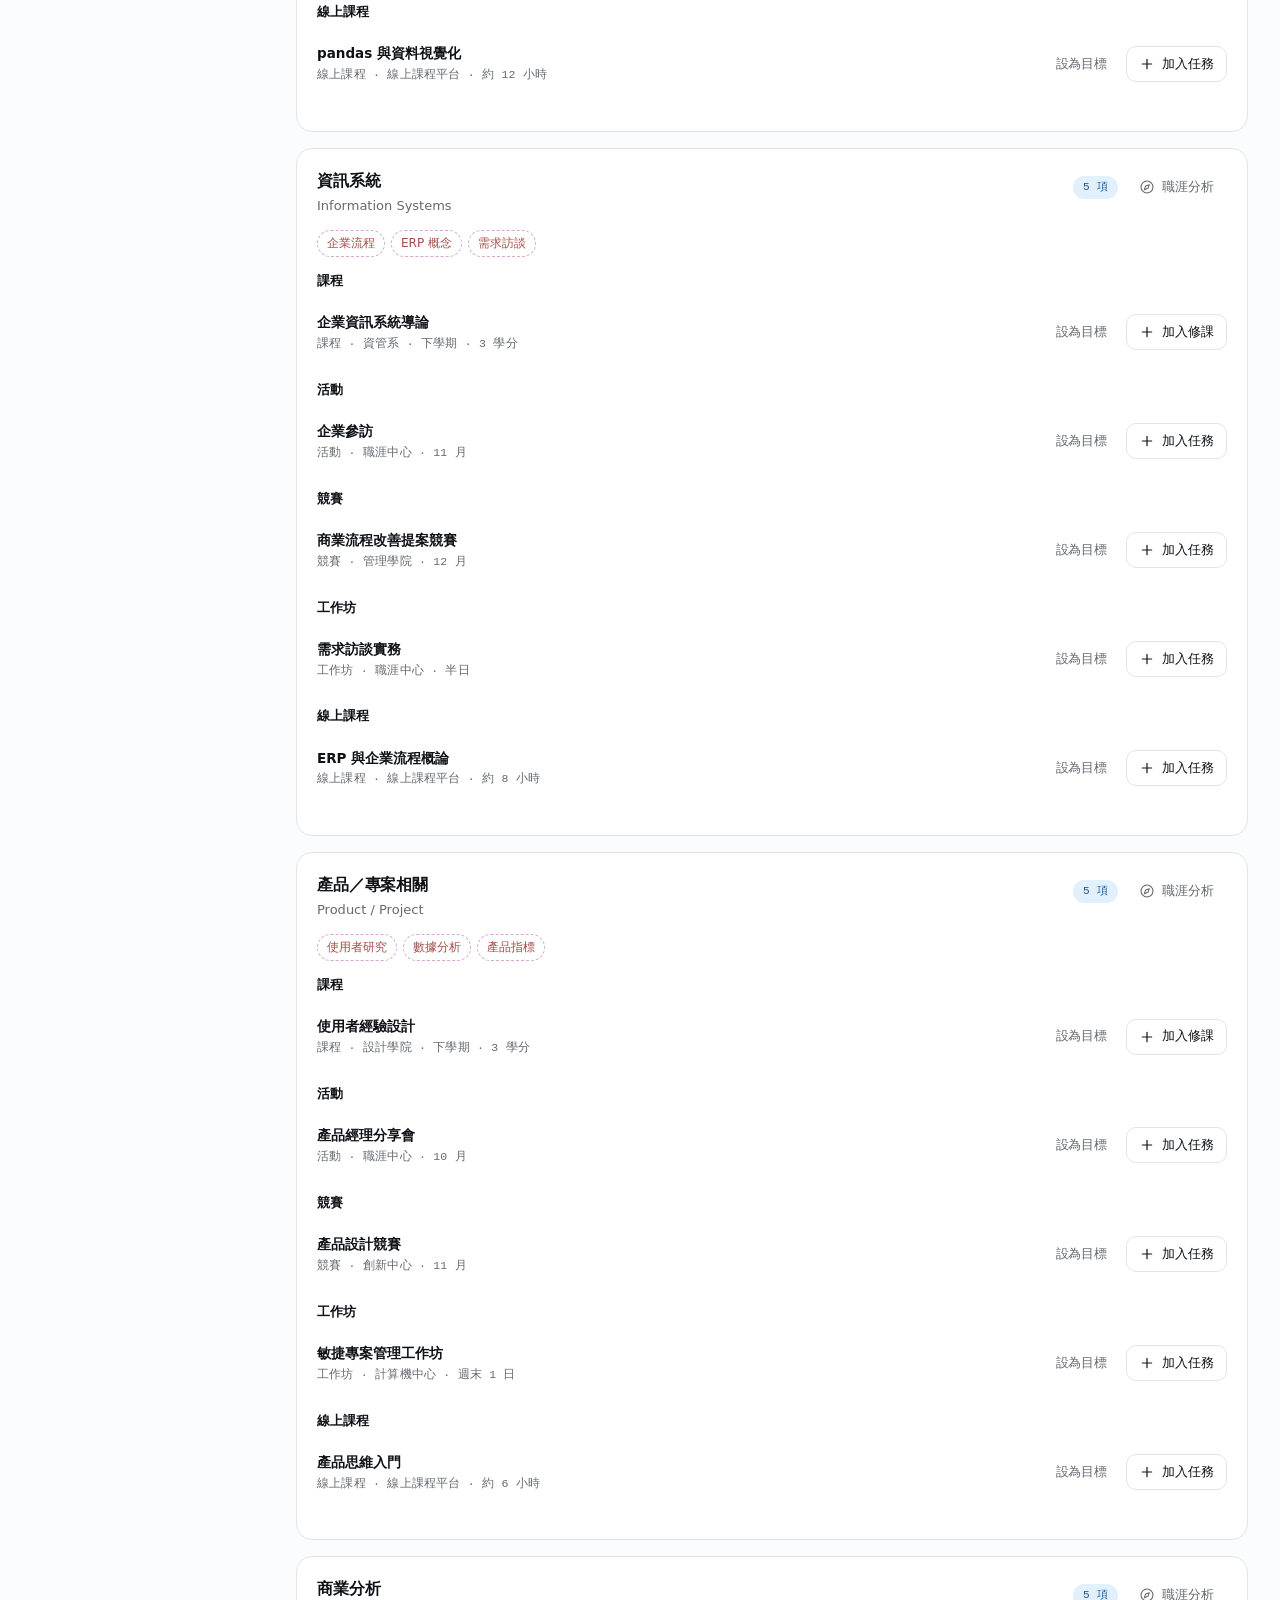
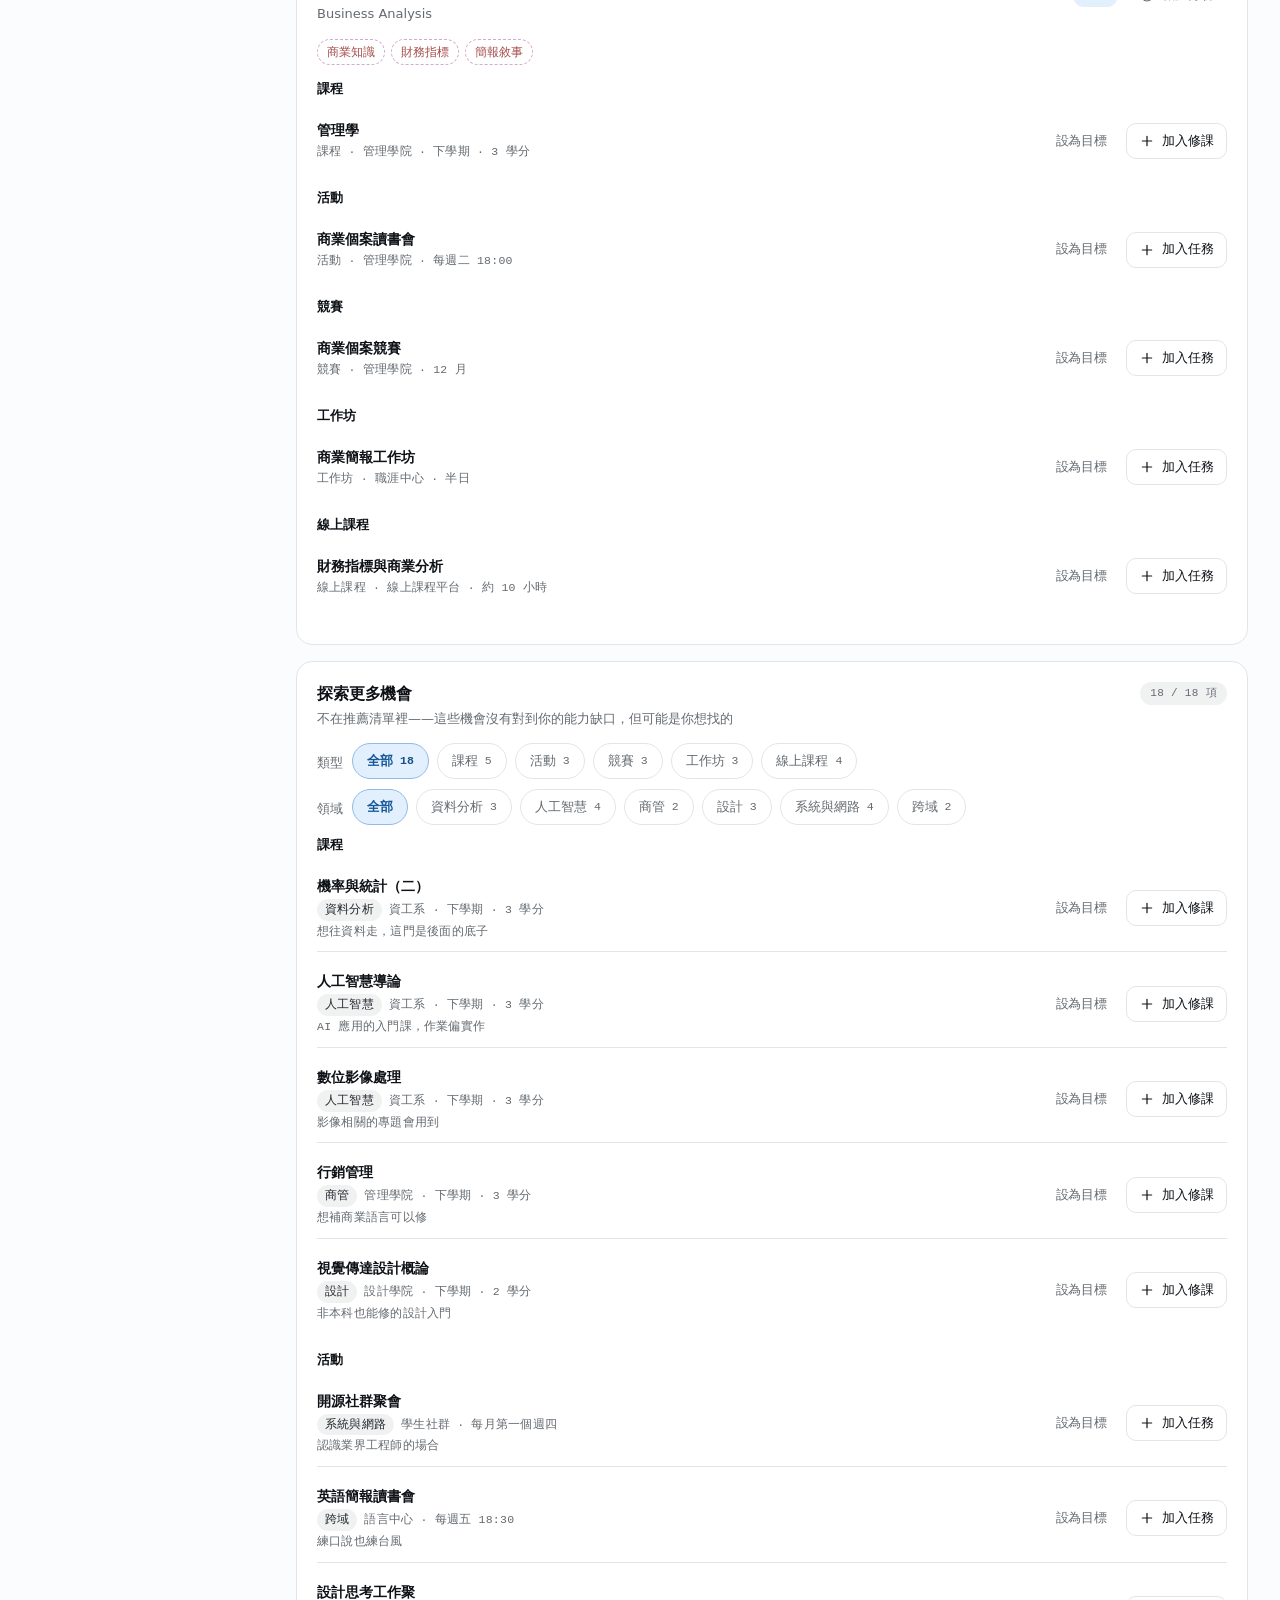
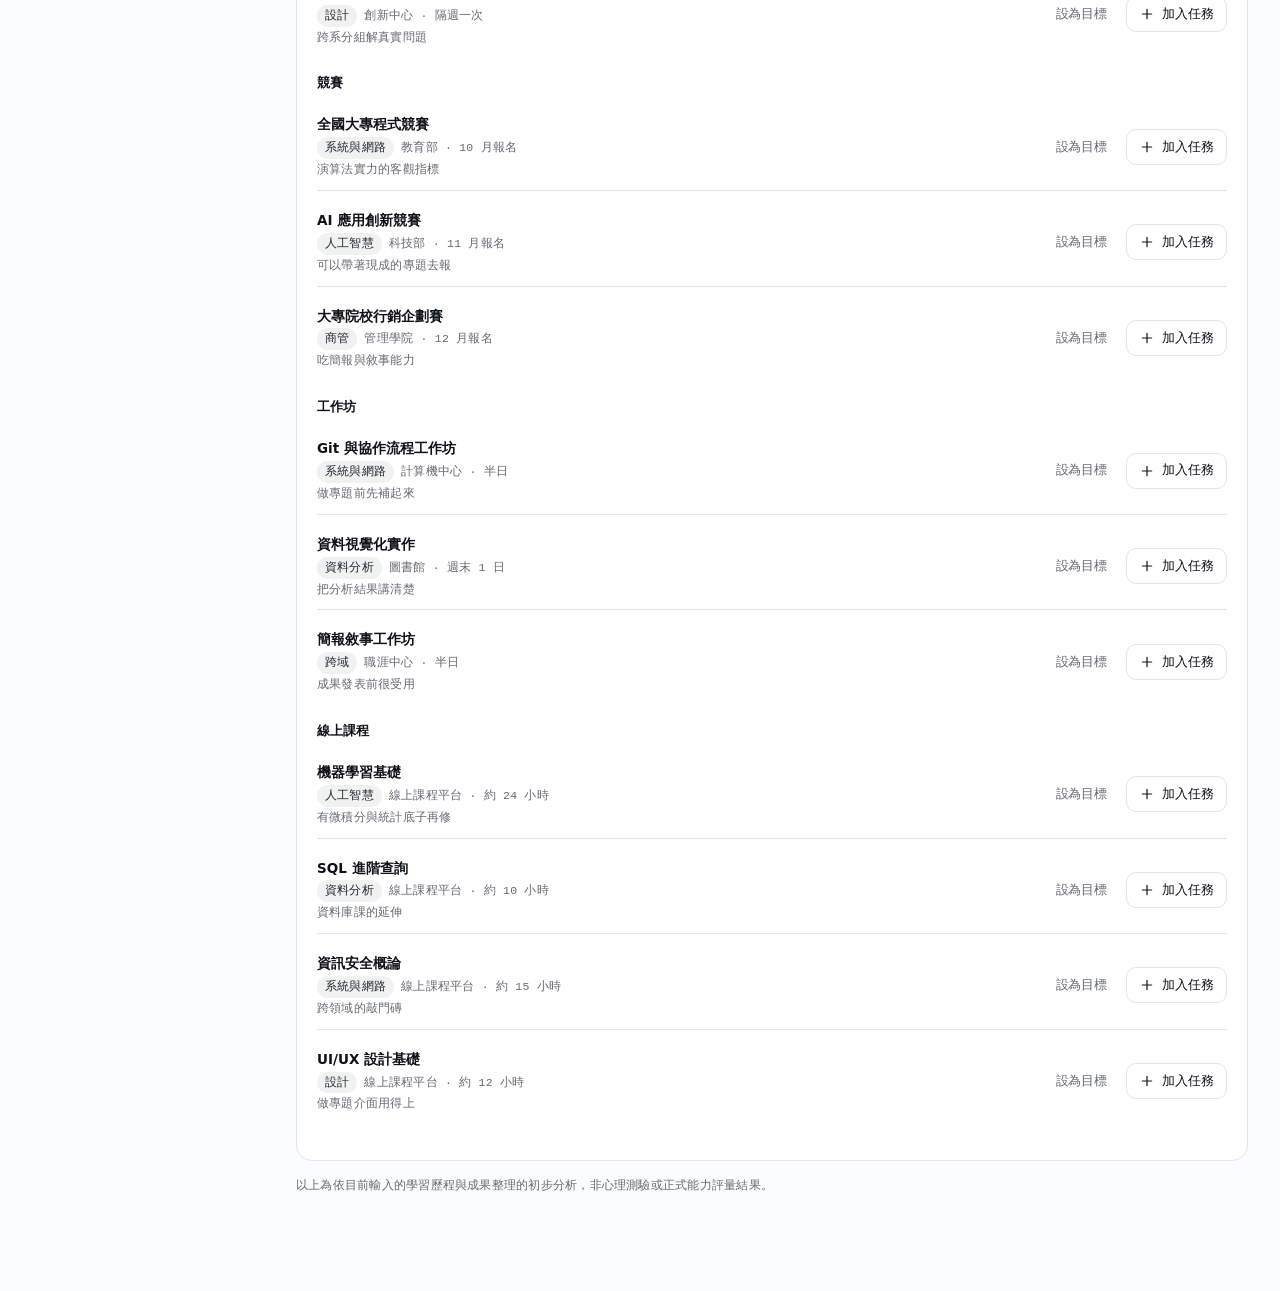
<file: resources.html>
<!doctype html>
<html lang="zh-TW">
<head>
<meta charset="utf-8">
<meta name="viewport" content="width=device-width, initial-scale=1">
<title>學習資源 · 學習生涯工作台</title>
<link rel="stylesheet" href="assets/theme.css">
<style>
  .stack > .card, .grid-2 > .card, .grid-3 > .card{ margin-top: 0; }
  .gap-chip{ display: inline-flex; padding: 3px 9px; border-radius: 999px; border: 1px dashed color-mix(in oklch, var(--warn) 48%, var(--border)); color: color-mix(in oklch, var(--warn) 76%, var(--fg)); font-size: 12px; }
  .build-chip{ display: inline-flex; padding: 3px 9px; border-radius: 999px; background: var(--accent-soft); color: color-mix(in oklch, var(--accent) 68%, var(--fg)); font-size: 12px; }
  .have-chip{ display: inline-flex; padding: 3px 9px; border-radius: 999px; background: var(--ok-soft); color: color-mix(in oklch, var(--ok) 62%, var(--fg)); font-size: 12px; }
  .res-row{ display: flex; align-items: center; justify-content: space-between; gap: 12px; padding: 11px 0; border-bottom: 1px solid var(--border); }
  .res-row:last-child{ border-bottom: 0; }
  /* 名稱那一塊本身就是「看詳情」的按鈕（名稱、類型、單位都在裡面），點哪裡都開得起來。
     動作鈕放在外面的 .res-acts，所以按鈕不會巢狀按鈕。 */
  /* 直的 flex 疊行：撐到 44px 高度時文字才會置中 */
  .res-info{ display: flex; flex-direction: column; justify-content: center; flex: 1 1 auto; min-width: 0; padding: 0; border: 0; background: none; text-align: left; font: inherit; color: inherit; cursor: pointer; }
  .res-info:hover > b{ color: color-mix(in oklch, var(--accent) 70%, var(--fg)); text-decoration: underline; text-underline-offset: 3px; }
  .res-info:focus-visible{ outline: 2px solid var(--accent); outline-offset: 3px; border-radius: 6px; }
  .res-acts{ display: flex; align-items: center; gap: 6px; flex: none; }
  /* 手機上兩顆鈕跟標題擠在同一行會把資源名稱壓成一團，讓按鈕換到下一行靠右 */
  @media (max-width: 620px){
    .res-row{ flex-wrap: wrap; row-gap: 9px; }
    .res-info{ flex: 1 1 100%; }
    .res-acts{ margin-left: auto; }
  }
  .scope-bar{ display: flex; align-items: center; gap: 10px; flex-wrap: wrap; margin-bottom: 16px; padding: 11px 13px; border-radius: var(--radius); background: var(--accent-soft); color: color-mix(in oklch, var(--accent) 68%, var(--fg)); font-size: 13px; line-height: 1.6; }
  /* 少了尺寸，SVG 會用預設的 300×150 撐開，整條提示就變成一大塊空白 */
  .scope-bar .ico{ width: 16px; height: 16px; flex: none; }
  .scope-bar .btn{ margin-left: auto; }
  .filter-row{ display: flex; flex-wrap: wrap; gap: 8px; }
  .filter-chip{ display: inline-flex; align-items: center; gap: 7px; min-height: 36px; padding: 6px 14px; border-radius: 999px; border: 1px solid var(--border); background: var(--surface); color: var(--muted); font-size: 13px; }
  .filter-chip:hover{ border-color: color-mix(in oklch, var(--fg) 30%, transparent); color: var(--fg); }
  .filter-chip.is-active{ border-color: color-mix(in oklch, var(--accent) 42%, var(--border)); background: var(--accent-soft); color: color-mix(in oklch, var(--accent) 68%, var(--fg)); font-weight: 600; }
  .filter-chip .n{ font-family: var(--font-mono); font-size: 11.5px; color: var(--muted); }
  .filter-chip.is-active .n{ color: color-mix(in oklch, var(--accent) 60%, var(--fg)); }
  .field-chip{ display: inline-flex; padding: 2px 8px; margin-right: 7px; border-radius: 999px; background: var(--fg-soft); color: color-mix(in oklch, var(--fg) 72%, var(--muted)); font-size: 11.5px; }
  /* 探索區的兩排篩選：標籤與 chips 併排，標籤要對齊第一排 chip 的文字 */
  .browse-filter{ display: flex; align-items: flex-start; gap: 9px; margin-bottom: 10px; }
  .browse-filter > .mini{ flex: none; padding-top: 10px; }
  .browse-filter .filter-row{ flex: 1 1 auto; }
  /* 標題右邊那一組：說明用的 pill 與「跳去探索區」的鈕同一排，
     窄螢幕時整組換行，不會把標題擠成兩行 */
  .head-acts{ display: flex; align-items: center; gap: 9px; flex-wrap: wrap; }
  .head-acts .btn .n{ font-family: var(--font-mono); font-size: 11px; opacity: .7; margin-left: 1px; }
  /* 跳過去的時候別讓 sticky 的 appbar 蓋住卡片標題 */
  #content section[data-od-id=browse]{ scroll-margin-top: 88px; }
  .btn-added{ background: var(--ok-soft); border-color: color-mix(in oklch, var(--ok) 32%, var(--border)); color: color-mix(in oklch, var(--ok) 62%, var(--fg)); }
  .btn-added:hover{ background: color-mix(in oklch, var(--ok) 22%, var(--surface)); }
  .toggle-row{ display: flex; align-items: center; justify-content: space-between; gap: 12px; padding: 11px 0; border-top: 1px solid var(--border); }
  .toggle-row:first-child{ border-top: 0; padding-top: 0; }
  .toggle-row b{ font-size: 13.5px; font-weight: 600; }
  .detail-grid{ display: grid; grid-template-columns: repeat(2, minmax(0,1fr)); gap: 13px 16px; }
  .detail-row{ display: flex; flex-direction: column; gap: 3px; min-width: 0; }
  .detail-row .k{ font-size: 12px; color: var(--muted); }
  .detail-row .v{ font-size: 13.5px; font-weight: 550; }
  @media (max-width: 920px){
    .detail-grid{ grid-template-columns: 1fr; }
    .filter-chip{ min-height: 44px; padding: 8px 14px; }
    /* 資訊塊是主要點擊目標，跟著 .btn-sm 一起長到 44px */
    .res-info{ min-height: 44px; }
  }
</style>
</head>
<body data-page="resource">
<div class="app">
  <aside class="sidebar" id="sidebar"></aside>
  <div class="main">
    <header class="appbar" id="appbar"></header>
    <main class="content" id="content"></main>
  </div>
</div>
<div class="toast-root" id="toastRoot"></div>
<div id="modalRoot"></div>
<div id="voiceRoot"></div>

<script src="assets/mock-data.js"></script>
<script src="assets/app.js"></script>
<script>
(function () {
  var db = OD.db;
  var ICO = {
    plus: '<svg class="ico" viewBox="0 0 24 24" fill="none" stroke="currentColor" stroke-width="1.8" stroke-linecap="round"><path d="M12 5v14M5 12h14"/></svg>',
    link: '<svg class="ico" viewBox="0 0 24 24" fill="none" stroke="currentColor" stroke-width="1.7" stroke-linecap="round" stroke-linejoin="round"><path d="M9.5 14.5 14.5 9.5"/><path d="M7.5 10.5 6 12a3.6 3.6 0 0 0 5 5l1.5-1.5"/><path d="M16.5 13.5 18 12a3.6 3.6 0 0 0-5-5l-1.5 1.5"/></svg>',
    check: '<svg class="ico" viewBox="0 0 24 24" fill="none" stroke="currentColor" stroke-width="2" stroke-linecap="round" stroke-linejoin="round"><path d="M20 6 9 17l-5-5"/></svg>',
    edit: '<svg class="ico" viewBox="0 0 24 24" fill="none" stroke="currentColor" stroke-width="1.7" stroke-linecap="round" stroke-linejoin="round"><path d="M12 20h9"/><path d="M16.5 3.5a2.1 2.1 0 0 1 3 3L7 19l-4 1 1-4z"/></svg>',
    trash: '<svg class="ico" viewBox="0 0 24 24" fill="none" stroke="currentColor" stroke-width="1.7" stroke-linecap="round" stroke-linejoin="round"><path d="M4 7h16"/><path d="M9 7V5h6v2"/><path d="M6 7l1 13h10l1-13"/></svg>',
    compass: '<svg class="ico" viewBox="0 0 24 24" fill="none" stroke="currentColor" stroke-width="1.6" stroke-linecap="round" stroke-linejoin="round"><circle cx="12" cy="12" r="9"/><path d="m15.5 8.5-2 5.5-5.5 2 2-5.5z"/></svg>',
    down: '<svg class="ico" viewBox="0 0 24 24" fill="none" stroke="currentColor" stroke-width="1.8" stroke-linecap="round" stroke-linejoin="round"><path d="M12 5v13"/><path d="m6 12.5 6 6 6-6"/></svg>',
    up: '<svg class="ico" viewBox="0 0 24 24" fill="none" stroke="currentColor" stroke-width="1.8" stroke-linecap="round" stroke-linejoin="round"><path d="M12 19V6"/><path d="m6 11.5 6-6 6 6"/></svg>'
  };
  var RES_LABEL = { course: '課程', activity: '活動', contest: '競賽', workshop: '工作坊', online: '線上課程' };
  var RES_ORDER = ['course', 'activity', 'contest', 'workshop', 'online'];
  /* 資源進到系統不只一條路：課程是「去修這門課」，進修課紀錄；
     其他四類是「排一件該做的事」，進任務清單，各自的任務類型不一樣。
     長期要追蹤的才另外設成學習目標。 */
  var RES_ACTION = {
    activity: { verb: '準備參加', kind: '準備' },
    contest:  { verb: '報名',     kind: '申請' },
    workshop: { verb: '報名',     kind: '申請' },
    online:   { verb: '完成',     kind: '理解' }
  };
  var PRIO = [
    { value: 'high',   label: '高', cls: 'pill-warn' },
    { value: 'medium', label: '中', cls: 'pill' },
    { value: 'low',    label: '低', cls: 'pill-muted' }
  ];
  var REASONS = ['補足能力缺口', '準備研究所考試', '提升實作能力', '興趣探索', '充實學習歷程', '其他'];
  var TPL_TASKS = {
    course:   ['完成選課', '前置準備', '上課學習', '整理筆記', '成果紀錄'],
    activity: ['完成報名', '前置準備', '參加活動', '整理筆記', '成果紀錄'],
    contest:  ['完成報名', '前置準備', '參加競賽', '整理筆記', '成果紀錄'],
    workshop: ['完成報名', '前置準備', '參加工作坊', '整理筆記', '成果紀錄'],
    online:   ['完成註冊', '前置準備', '完成課程', '整理筆記', '成果紀錄']
  };
  var TASK_MIN = [60, 60, 120, 60, 60];

  var focus = ''; try { focus = new URLSearchParams(location.search).get('dir') || ''; } catch (e) {}
  var filterType = 'all';
  var browseType = 'all';
  var browseField = 'all';
  function dirById(id) { return db.careerDirections.filter(function (d) { return d.id === id; })[0]; }
  /* 從職涯探索點進來會帶 ?dir=，這時候只看那個方向的資源 */
  function focusDir() { return focus ? dirById(focus) : null; }
  function scope() { return focusDir() ? [focusDir()] : db.careerDirections; }
  function resTotal() {
    var n = 0;
    scope().forEach(function (d) { Object.keys(d.resources).forEach(function (k) { n += d.resources[k].length; }); });
    return n;
  }
  function typeCount(t) {
    var n = 0;
    scope().forEach(function (d) { (d.resources[t] || []).forEach(function () { n++; }); });
    return n;
  }
  function addDays(iso, n) { var d = OD.parseISO(iso); d.setDate(d.getDate() + n); return OD.iso(d); }
  function daysBetween(a, b) { return Math.max(0, Math.round((OD.parseISO(b) - OD.parseISO(a)) / 86400000)); }
  function daysLeft(iso) { return iso ? Math.round((OD.parseISO(iso) - OD.parseISO(OD.today)) / 86400000) : null; }
  function prioOf(v) { return PRIO.filter(function (p) { return p.value === v; })[0] || PRIO[1]; }

  function goalByResource(rid) { return db.goals.filter(function (g) { return g.sourceResourceId === rid; })[0]; }
  /* 教務處匯進來的同名課程：還沒按「加入修課」之前就看得到它真實的學期與學分 */
  function sameCourse(r) { return db.courses.filter(function (c) { return String(c.name).trim() === String(r.name).trim(); })[0]; }
  function courseByResource(rid) { return db.courses.filter(function (c) { return c.sourceResourceId === rid; })[0]; }
  function taskByResource(rid) { return db.tasks.filter(function (t) { return t.sourceResourceId === rid; })[0]; }
  function catName(id) { var c = db.categories.filter(function (x) { return x.id === id; })[0]; return c ? c.name : id; }
  /* 資源的 meta 寫「下學期 · 3 學分」這種字串，學分數與學期都從裡面讀 */
  function creditsOf(meta) { var m = /(\d+)\s*學分/.exec(String(meta || '')); return m ? +m[1] : 2; }
  function semesterOf(meta) {
    var order = db.semesterOrder || [], i = order.indexOf(db.currentSemester);
    if (/下學期/.test(String(meta || ''))) return order[i + 1] || db.currentSemester;
    return db.currentSemester;
  }
  function goalTasks(id) {
    return db.tasks.filter(function (t) { return t.goalId === id; })
      .sort(function (a, b) { return String(a.date).localeCompare(String(b.date)); });
  }

  function render() {
    var fd = focusDir();
    var dirs = fd ? [fd] : db.careerDirections.slice().sort(function (a, b) { return b.overlap - a.overlap; });
    OD.appbar({
      title: '學習資源',
      sub: (fd ? '《' + fd.name + '》推薦的 ' : '推薦 ') + resTotal() + ' 項 · 探索 ' + (db.opportunities || []).length + ' 項機會'
    });
    var chips = [['all', '全部', resTotal()]].concat(RES_ORDER.map(function (t) {
      return [t, RES_LABEL[t], typeCount(t)];
    })).map(function (c) {
      return '<button class="filter-chip' + (filterType === c[0] ? ' is-active' : '') + '" data-action="res-filter" data-type="' + c[0] + '">' +
        OD.esc(c[1]) + ' <span class="n">' + c[2] + '</span></button>';
    }).join('');

    var sections = dirs.map(dirSection).filter(Boolean).join('');
    /* 只看到一個方向時要說清楚為什麼，並留一條回全部方向的路 */
    var scopeBar = fd
      ? '<div class="scope-bar">' + ICO.compass + '<span>推薦清單只列出《' + OD.esc(fd.name) + '》對應的學習資源，下方探索區不受方向限制。</span>' +
        '<button class="btn btn-sm btn-secondary" data-action="res-all">看全部方向</button></div>'
      : '';

    OD.$('#content').innerHTML =
      '<div style="margin-bottom:16px">' + OD.flowStrip('resource') + '</div>' +
      '<div class="avoid-note" style="margin-bottom:16px">' + ICO.link + '課程按「加入修課」進修課紀錄，活動、競賽、工作坊與線上課程按「加入任務」排進清單；要長期追蹤的再按「設為目標」。</div>' +
      scopeBar +
      '<div class="card-head" style="margin-bottom:14px"><div>' +
        '<div class="card-title" style="font-size:17px">學習資源清單</div>' +
        '<div class="card-sub">' + (fd
          ? '只列出《' + OD.esc(fd.name) + '》方向對應的資源，課程可加入修課紀錄，其餘可加入任務清單'
          : '依職涯方向分類推薦，課程可加入修課紀錄，其餘四類可加入任務清單') + '</div></div>' +
        /* 推薦清單會隨著方向愈長；探索區在整頁最下面，給一顆直接跳下去的鈕，
           不然手機要滑很久才找得到那些「沒有對到缺口」的機會 */
        '<span class="head-acts">' +
        '<span class="pill pill-muted">依能力缺口推薦</span>' +
        '<button class="btn btn-sm btn-secondary" data-action="goto-browse">' + ICO.down + '探索更多機會' +
        '<span class="n">' + (db.opportunities || []).length + '</span></button></span></div>' +
      '<div class="filter-row" style="margin-bottom:16px">' + chips + '</div>' +
      (sections || '<div class="empty" style="padding:28px 0">此類型目前沒有對應的學習資源。</div>') +
      browseSection() +
      '<div class="meta" style="margin-top:16px">' + OD.esc(db.aiDisclaimer) + '</div>';
  }

  /* 每一列右邊兩顆：主要動作看類型（修課／任務），「設為目標」是長期追蹤才用的次要路 */
  function goalBtn(jg, dirId, rid) {
    return jg
      ? '<button class="btn btn-sm btn-ghost" data-action="goal-detail" data-id="' + jg.id + '">' + ICO.check + '已設目標</button>'
      : '<button class="btn btn-sm btn-ghost" data-action="res-goal" data-dir="' + dirId + '" data-r="' + rid + '">設為目標</button>';
  }
  function actBtn(kind, dirId, rid) {
    if (kind === 'course') {
      var c = courseByResource(rid);
      return c
        ? '<button class="btn btn-sm btn-added" data-action="res-open" data-k="course" data-id="' + c.id + '">' + ICO.check + '已加入修課</button>'
        : '<button class="btn btn-sm btn-secondary" data-action="res-join" data-dir="' + dirId + '" data-r="' + rid + '">' + ICO.plus + '加入修課</button>';
    }
    var t = taskByResource(rid);
    return t
      ? '<button class="btn btn-sm btn-added" data-action="res-open" data-k="task" data-id="' + t.id + '">' + ICO.check + '已加入任務</button>'
      : '<button class="btn btn-sm btn-secondary" data-action="res-task" data-dir="' + dirId + '" data-r="' + rid + '">' + ICO.plus + '加入任務</button>';
  }

  /* 一列的資訊塊就是「打開詳情」的按鈕。用 button 而不是 div，鍵盤與讀屏才會把它
     當成可操作的東西；內容是行內元素，因為 button 不接受 div。 */
  function resInfo(r, dirId, inner) {
    return '<button class="res-info" data-action="res-detail" data-dir="' + OD.esc(dirId) + '" data-r="' + OD.esc(r.id) + '">' +
      '<b style="font-size:13.5px">' + OD.esc(r.name) + '</b>' + inner + '</button>';
  }

  function dirSection(d) {
    var groups = RES_ORDER.filter(function (t) { return filterType === 'all' || filterType === t; }).map(function (t) {
      var list = d.resources[t] || [];
      if (!list.length) return '';
      var rows = list.map(function (r) {
        return '<div class="res-row">' +
          resInfo(r, d.id, '<span class="meta" style="margin-top:2px">' + OD.esc(RES_LABEL[t] || t) + ' · ' + OD.esc(r.provider) + ' · ' + OD.esc(r.meta) + '</span>') +
          '<span class="res-acts">' + goalBtn(goalByResource(r.id), d.id, r.id) + actBtn(t, d.id, r.id) + '</span></div>';
      }).join('');
      return '<div style="margin-bottom:16px"><div class="section-title">' + OD.esc(RES_LABEL[t] || t) + '</div>' +
        '<div class="stack-sm">' + rows + '</div></div>';
    }).join('');
    if (!groups) return '';
    var n = 0;
    RES_ORDER.forEach(function (t) {
      if (filterType === 'all' || filterType === t) n += (d.resources[t] || []).length;
    });
    return '<section class="card dir-card" data-od-id="dir-' + d.id + '">' +
      '<div class="card-head"><div>' +
        '<div class="card-title">' + OD.esc(d.name) + '</div>' +
        '<div class="card-sub">' + OD.esc(d.en) + '</div></div>' +
        '<div class="row" style="gap:8px;align-items:center">' +
          '<span class="pill">' + n + ' 項</span>' +
          '<a class="btn btn-sm btn-ghost" href="explore.html?dir=' + d.id + '">' + ICO.compass + '職涯分析</a>' +
        '</div></div>' +
      ((d.gap && d.gap.length) ? '<div class="chip-set" style="margin-bottom:14px">' + d.gap.map(function (x) { return '<span class="gap-chip">' + OD.esc(x) + '</span>'; }).join('') + '</div>' : '') +
      groups +
    '</section>';
  }

  /* 推薦之外的機會：不掛在任何職涯方向底下，所以改用「領域」當逛的維度。
     動作跟推薦區一模一樣——加了就進修課紀錄或任務清單，不是只能看。 */
  function browseSection() {
    var all = db.opportunities || [];
    if (!all.length) return '';
    var fields = [];
    all.forEach(function (o) { if (fields.indexOf(o.field) < 0) fields.push(o.field); });
    var list = all.filter(function (o) {
      return (browseType === 'all' || o.type === browseType) &&
             (browseField === 'all' || o.field === browseField);
    });
    var chip = function (action, key, label, on, n) {
      return '<button class="filter-chip' + (on ? ' is-active' : '') + '" data-action="' + action + '" data-k="' + OD.esc(key) + '">' +
        OD.esc(label) + (n == null ? '' : ' <span class="n">' + n + '</span>') + '</button>';
    };
    var typeChips = chip('browse-type', 'all', '全部', browseType === 'all', all.length) +
      RES_ORDER.map(function (t) {
        var n = all.filter(function (o) { return o.type === t; }).length;
        return n ? chip('browse-type', t, RES_LABEL[t] || t, browseType === t, n) : '';
      }).join('');
    var fieldChips = chip('browse-field', 'all', '全部', browseField === 'all', null) +
      fields.map(function (f) {
        return chip('browse-field', f, f, browseField === f, all.filter(function (o) { return o.field === f; }).length);
      }).join('');
    var groups = RES_ORDER.filter(function (t) { return browseType === 'all' || browseType === t; })
      .map(function (t) {
        var items = list.filter(function (o) { return o.type === t; });
        if (!items.length) return '';
        var rows = items.map(function (o) {
          return '<div class="res-row">' +
            resInfo(o, '', '<span class="meta" style="margin-top:2px"><span class="field-chip">' + OD.esc(o.field) + '</span>' +
              OD.esc(o.provider) + ' · ' + OD.esc(o.meta) + '</span>' +
              (o.note ? '<span class="meta" style="margin-top:2px">' + OD.esc(o.note) + '</span>' : '')) +
            '<span class="res-acts">' + goalBtn(goalByResource(o.id), '', o.id) + actBtn(o.type, '', o.id) + '</span></div>';
        }).join('');
        return '<div style="margin-bottom:16px"><div class="section-title">' + OD.esc(RES_LABEL[t] || t) + '</div>' +
          '<div class="stack-sm">' + rows + '</div></div>';
      }).join('');
    return '<section class="card dir-card" data-od-id="browse">' +
      '<div class="card-head"><div>' +
        '<div class="card-title">探索更多機會</div>' +
        '<div class="card-sub">不在推薦清單裡——這些機會沒有對到你的能力缺口，但可能是你想找的</div></div>' +
        '<span class="pill pill-muted">' + list.length + ' / ' + all.length + ' 項</span></div>' +
      '<div class="browse-filter"><span class="mini">類型</span><div class="filter-row">' + typeChips + '</div></div>' +
      '<div class="browse-filter"><span class="mini">領域</span><div class="filter-row">' + fieldChips + '</div></div>' +
      (groups || '<div class="empty" style="padding:26px 0">這個組合目前沒有機會，換個類型或領域看看。</div>') +
    '</section>';
  }

  /* ── 互動：篩選 / 學習資源 → 加入學習目標 ─────────────────── */
  OD.on('res-filter', function (el) {
    filterType = el.getAttribute('data-type') || 'all';
    render();
  });
  /* 放掉 ?dir= 的範圍限制；網址也一起清掉，重新整理才不會又跳回單一方向 */
  OD.on('res-all', function () {
    focus = '';
    try { history.replaceState(null, '', location.pathname); } catch (e) {}
    render();
  });
  /* 跳到探索區。用的是捲動而不是換頁，篩選狀態與已展開的東西都留著；
     scroll-margin-top 在 CSS 裡，抵掉 sticky 的 appbar */
  OD.on('goto-browse', function () {
    var s = document.querySelector('#content section[data-od-id=browse]');
    if (s) s.scrollIntoView({ behavior: 'smooth', block: 'start' });
  });
  OD.on('browse-type', function (el) { browseType = el.getAttribute('data-k') || 'all'; render(); });
  OD.on('browse-field', function (el) { browseField = el.getAttribute('data-k') || 'all'; render(); });

  /* 探索區的機會沒有 dirId，dir 會是 null——呼叫端要能接受這件事 */
  function findResource(dirId, rid) {
    var d = dirById(dirId);
    if (d) {
      var out = null;
      Object.keys(d.resources).forEach(function (k) {
        d.resources[k].forEach(function (r) { if (r.id === rid) out = { r: r, kind: k, dir: d }; });
      });
      if (out) return out;
    }
    var o = (db.opportunities || []).filter(function (x) { return x.id === rid; })[0];
    return o ? { r: o, kind: o.type, dir: null } : null;
  }
  function bestSubject(text) {
    var t = String(text);
    var hit = db.subjects.filter(function (s) { return t.indexOf(s.name) > -1 || t.indexOf(s.short) > -1; })[0];
    return hit ? hit.id : (db.subjects[0] || {}).id || '';
  }

  var form = null;

  OD.on('res-goal', function (el) {
    var f = findResource(el.getAttribute('data-dir'), el.getAttribute('data-r')); if (!f) return;
    /* 從詳情進來的，存檔後要回到詳情，不要把人丟回清單上自己找 */
    openGoalForm(f, null, el.getAttribute('data-from') === 'detail');
  });
  OD.on('goal-detail', function (el) { openGoalDetail(el.getAttribute('data-id')); });

  /* ── 點一列看詳情 ───────────────────────────────────────── */
  /* 列上只塞得下一行字，這裡把它講清楚：這是什麼、為什麼在這裡、現在加入了沒。
     動作鈕跟列上的一樣，所以看完可以直接加，不必先關掉再回去找那一列。 */
  function openResDetail(dirId, rid) {
    var f = findResource(dirId, rid); if (!f) return;
    var r = f.r, kind = f.kind, isCourse = kind === 'course';
    var act = RES_ACTION[kind] || RES_ACTION.online;
    var jc = isCourse ? courseByResource(r.id) : null;
    var jt = isCourse ? null : taskByResource(r.id);
    var jg = goalByResource(r.id);
    /* 教務處已經有同名的課就用它真實的學期與學分——軟體工程的 meta 只寫「本學期修課中」，
       照 meta 猜會猜成 2 學分，跟修課紀錄上的 3 學分打架 */
    var rec = isCourse ? (jc || sameCourse(r)) : null;
    var cr = rec ? rec.credits : (/學分/.test(String(r.meta || '')) ? creditsOf(r.meta) : null);

    var facts = [['類型', RES_LABEL[kind] || kind], ['提供單位', r.provider || '—']];
    if (!f.dir) facts.push(['領域', r.field || '—']);
    /* 課程的 meta 是「下學期 · 3 學分」，拆成學期與學分比原字串好讀；問不到就說問不到 */
    if (isCourse) facts.push(['學期', rec ? rec.semester : semesterOf(r.meta)], ['學分', cr == null ? '依開課公告' : cr + ' 學分']);
    else facts.push(['時間', r.meta || '—']);

    /* 推薦區的資源掛在某個職涯方向底下，探索區的沒有——所以由誰解釋它為什麼出現 */
    var why = f.dir
      ? '<div class="meta">它出現在《' + OD.esc(f.dir.name) + '》的推薦清單；這個方向與你的能力輪廓重疊，但還有這些缺口：</div>' +
        ((f.dir.gap && f.dir.gap.length)
          ? '<div class="chip-set" style="margin-top:9px">' + f.dir.gap.map(function (x) { return '<span class="gap-chip">' + OD.esc(x) + '</span>'; }).join('') + '</div>'
          : '<div class="mini" style="margin-top:7px">這個方向沒有標示能力缺口。</div>')
      : '<div class="meta">' + OD.esc(r.note || '探索區的機會。') + '</div>' +
        '<div class="meta" style="margin-top:7px">它沒有對到你的能力缺口，所以不會出現在推薦清單裡——但可能是你在找的機會。</div>';

    var now = [];
    if (jc) now.push(['修課紀錄', jc.semester + ' · ' + jc.credits + ' 學分 · ' + (jc.grade || '修課中')]);
    else if (rec) now.push(['修課紀錄', '已有同名課程（' + rec.semester + ' · ' + rec.credits + ' 學分），加入修課會掛上來源，不會多一筆']);
    if (jt) now.push(['任務清單', jt.title + '（' + OD.fmtDate(jt.date) + '）']);
    if (jg) now.push(['學習目標', jg.title]);
    var nowHtml = now.length
      ? '<div class="stack-sm">' + now.map(function (p) {
          return '<div class="lrow"><span class="mini">' + OD.esc(p[0]) + '</span><span class="meta">' + OD.esc(p[1]) + '</span></div>';
        }).join('') + '</div>'
      : '<div class="mini">還沒加入任何地方。' + (isCourse ? '按下面的「加入修課」會變成一筆修課紀錄。' : '按下面的「加入任務」會排進今天的清單。') + '</div>';

    var next = isCourse
      ? '這門課會進「修課與畢業」的修課紀錄（' + (rec ? rec.semester : semesterOf(r.meta)) + (cr == null ? '' : '、' + cr + ' 學分') + '），學分一起算進畢業門檻。'
      : '加入後會在今天的清單多一顆「' + act.verb + ' ' + r.name + '」，任務類型是「' + act.kind + '」。';

    var acts = isCourse
      ? [(jc ? '<button class="btn btn-added" data-action="res-open" data-k="course" data-id="' + jc.id + '">' + ICO.check + '已加入修課</button>'
             : '<button class="btn btn-primary" data-action="res-join" data-from="detail" data-dir="' + OD.esc(dirId) + '" data-r="' + r.id + '">' + ICO.plus + '加入修課</button>')]
      : [(jt ? '<button class="btn btn-added" data-action="res-open" data-k="task" data-id="' + jt.id + '">' + ICO.check + '已加入任務</button>'
             : '<button class="btn btn-primary" data-action="res-task" data-from="detail" data-dir="' + OD.esc(dirId) + '" data-r="' + r.id + '">' + ICO.plus + '加入任務</button>')];
    acts.push(jg
      ? '<button class="btn btn-ghost" data-action="goal-detail" data-id="' + jg.id + '">' + ICO.check + '已設目標</button>'
      : '<button class="btn btn-ghost" data-action="res-goal" data-from="detail" data-dir="' + OD.esc(dirId) + '" data-r="' + r.id + '">設為目標</button>');
    acts.push('<button class="btn btn-secondary" data-action="modal-close">關閉</button>');

    OD.modal({
      title: OD.esc(r.name),
      sub: OD.esc(RES_LABEL[kind] || kind) + ' · ' + OD.esc(r.provider || ''),
      body:
        '<div class="detail-grid">' + facts.map(function (p) {
          return '<div class="detail-row"><span class="k">' + OD.esc(p[0]) + '</span><span class="v">' + OD.esc(p[1]) + '</span></div>';
        }).join('') + '</div>' +
        '<div><div class="section-title" style="margin-bottom:8px">' + (f.dir ? '為什麼推薦它' : '這是什麼機會') + '</div>' + why + '</div>' +
        '<div><div class="section-title" style="margin-bottom:8px">目前的狀態</div>' + nowHtml + '</div>' +
        '<div class="avoid-note">' + ICO.link + OD.esc(next) + '</div>',
      foot: acts.join('')
    });
  }
  OD.on('res-detail', function (el) { openResDetail(el.getAttribute('data-dir'), el.getAttribute('data-r')); });

  /* ── 資源 → 修課紀錄／任務 ─────────────────────────────── */
  /* 加入之前先讓使用者看一眼：資源帶進來的名稱、學期、類型都只是預設值，
     按下確認之前都還能改。課程與任務各一張表單，欄位就是它之後會變成的那一筆。 */
  var pending = null;
  OD.on('res-join', function (el) { openJoinForm(el, 'course'); });
  OD.on('res-task', function (el) { openJoinForm(el, 'task'); });

  /* 改欄位時另外做一個物件，不動原本那一筆 */
  function withFields(obj, patch) {
    var o = {}; Object.keys(obj).forEach(function (x) { o[x] = obj[x]; });
    Object.keys(patch).forEach(function (k) { o[k] = patch[k]; });
    return o;
  }
  function field(label, inner, span) {
    return '<div class="field' + (span ? ' span-2' : '') + '"><label>' + label + '</label>' + inner + '</div>';
  }
  function opts(list, sel) {
    return list.map(function (o) {
      return '<option value="' + OD.esc(o[0]) + '"' + (o[0] === sel ? ' selected' : '') + '>' + OD.esc(o[1]) + '</option>';
    }).join('');
  }
  /* 加入後會去哪裡、或者原本就在那裡——寫在同一條提示裡 */
  function joinNote(text) { return '<div class="avoid-note">' + ICO.link + text + '</div>'; }

  function openJoinForm(el, mode) {
    var f = findResource(el.getAttribute('data-dir'), el.getAttribute('data-r')); if (!f) return;
    var r = f.r, isCourse = mode === 'course';
    var rec = isCourse ? (courseByResource(r.id) || sameCourse(r)) : null;
    pending = { mode: mode, dir: el.getAttribute('data-dir'), rid: r.id, from: el.getAttribute('data-from') === 'detail' };

    var body, okLabel;
    if (isCourse) {
      var sem = rec ? rec.semester : semesterOf(r.meta);
      /* meta 沒寫學分就別硬掰一個數字出來，帶 2 學分讓使用者自己改 */
      var cr = rec ? rec.credits : (/學分/.test(String(r.meta || '')) ? creditsOf(r.meta) : 2);
      okLabel = '確認加入修課';
      body = '<div class="form-grid">' +
        field('課程名稱', '<input class="input" id="rj-name" value="' + OD.esc(rec ? rec.name : r.name) + '">', true) +
        field('學期', '<select class="select" id="rj-sem">' + opts((db.semesterOrder || []).map(function (s) { return [s, s]; }), sem) + '</select>') +
        field('學分', '<input class="input" type="number" min="0" max="12" id="rj-credits" value="' + cr + '">') +
        field('類別', '<select class="select" id="rj-cat">' + opts(db.categories.map(function (c) { return [c.id, c.name]; }), rec ? rec.category : 'dept-elective') + '</select>') +
        field('授課教師', '<input class="input" id="rj-teacher" value="' + OD.esc((rec ? rec.teacher : r.provider) || '') + '">', true) +
        '</div>' +
        joinNote(rec
          ? '修課紀錄裡已經有「' + OD.esc(rec.name) + '」，確認後會更新那一筆並掛上來源，不會多一筆。'
          : '確認後會新增一筆修課紀錄，學分一起算進畢業門檻。');
    } else {
      var act = RES_ACTION[f.kind] || RES_ACTION.online;
      okLabel = '確認加入任務';
      body = '<div class="form-grid">' +
        field('任務名稱', '<input class="input" id="rt-title" value="' + OD.esc(act.verb + ' ' + r.name) + '">', true) +
        field('任務類型', '<select class="select" id="rt-kind">' + db.taskKindGroups.map(function (g) {
          return '<optgroup label="' + OD.esc(g[0]) + '">' + opts(g[1].map(function (k) { return [k, k]; }), act.kind) + '</optgroup>';
        }).join('') + '</select>') +
        field('日期', '<input class="input" type="date" id="rt-date" value="' + OD.today + '">') +
        field('科目', '<select class="select" id="rt-sid">' +
          opts([['', '其他（不歸科目）']].concat(db.subjects.map(function (s) { return [s.id, s.name]; })), '') + '</select>') +
        '</div>' +
        joinNote('確認後會排在「今天」，任務類型是「' + OD.esc(act.kind) + '」；做完可以回頭補一筆成果。');
    }

    OD.modal({
      title: isCourse ? '加入修課紀錄' : '加入任務清單',
      sub: '來源：' + OD.esc(f.dir ? f.dir.name : '探索機會') + ' · ' + OD.esc(RES_LABEL[f.kind] || f.kind) + ' · ' + OD.esc(r.name),
      wide: true, body: body,
      foot: '<button class="btn btn-secondary" data-action="modal-close">取消</button>' +
            '<button class="btn btn-primary" data-action="' + (isCourse ? 'rj-save' : 'rt-save') + '">' + ICO.check + okLabel + '</button>'
    });
  }

  /* 課程就是「去修它」。教務處匯進來的同名課程直接就掛上來源，
     不再複製一門，否則修課紀錄會出現兩筆一樣的課。 */
  OD.on('rj-save', function () {
    if (!pending || pending.mode !== 'course') return;
    var p = pending, f = findResource(p.dir, p.rid); if (!f) return;
    var r = f.r;
    var name = ((OD.$('#rj-name') || {}).value || '').trim();
    if (!name) { OD.toast('請輸入課程名稱'); return; }
    var sem = OD.$('#rj-sem').value || db.currentSemester;
    var cr = Math.max(0, +OD.$('#rj-credits').value || 0);
    var cat = OD.$('#rj-cat').value;
    var teacher = ((OD.$('#rj-teacher') || {}).value || '').trim();
    var same = db.courses.filter(function (c) { return String(c.name).trim() === name; })[0];
    var msg;
    if (same) {
      db.courses = db.courses.map(function (c) {
        return c.id === same.id
          ? withFields(c, { name: name, credits: cr, semester: sem, category: cat, teacher: teacher, sourceResourceId: r.id })
          : c;
      });
      msg = '「' + name + '」本來就在修課紀錄裡，已更新並標上來源';
    } else {
      db.courses.push({
        id: OD.uid('c'), name: name, credits: cr, category: cat, semester: sem,
        grade: sem === (db.currentSemester || '') ? '' : '未修', teacher: teacher,
        sourceResourceId: r.id, fromResource: true
      });
      msg = '已加入修課紀錄：' + name + '（' + sem + '）';
    }
    pending = null;
    OD.save(); OD.closeModal(); render(); OD.toast(msg);
    /* 從詳情裡按的，確認後回到詳情：狀態那一區會多一列、按鈕也跟著變 */
    if (p.from) openResDetail(p.dir, p.rid);
  });

  /* 其他四類都是「排一件該做的事」，動詞與任務類型依資源類型決定 */
  OD.on('rt-save', function () {
    if (!pending || pending.mode !== 'task') return;
    var p = pending, f = findResource(p.dir, p.rid); if (!f) return;
    var title = ((OD.$('#rt-title') || {}).value || '').trim();
    if (!title) { OD.toast('請輸入任務名稱'); return; }
    var t = {
      id: OD.uid('k'), date: OD.$('#rt-date').value || OD.today, start: '', end: '', scope: 'day',
      sid: OD.$('#rt-sid').value || '', title: title, kind: OD.$('#rt-kind').value,
      minutes: 0, done: false, type: 'time', sourceResourceId: p.rid
    };
    pending = null;
    db.tasks.push(t);
    OD.save(); OD.closeModal(); render(); OD.toast('已加入任務：' + title);
    if (p.from) openResDetail(p.dir, p.rid);
  });
  /* 已加入的再看一眼：確認它進了哪裡、也留一條退掉的路 */
  OD.on('res-open', function (el) {
    var kind = el.getAttribute('data-k'), id = el.getAttribute('data-id');
    var rec = kind === 'course' ? OD.course(id) : db.tasks.filter(function (t) { return t.id === id; })[0];
    if (!rec) return;
    var rows = kind === 'course'
      ? [['學期', rec.semester], ['學分', rec.credits + ' 學分'], ['類別', catName(rec.category)],
         ['成績', rec.grade || '修課中'], ['授課教師', rec.teacher || '—']]
      : [['日期', OD.fmtDate(rec.date)], ['任務類型', rec.kind],
         ['科目', rec.sid ? OD.subjectName(rec.sid) : '其他（尚未歸科目）']];
    OD.modal({
      title: OD.esc(rec.name || rec.title),
      sub: kind === 'course' ? '已加入修課紀錄' : '已加入任務清單',
      body: '<div class="detail-grid">' + rows.map(function (p) {
          return '<div class="detail-row"><span class="k">' + OD.esc(p[0]) + '</span><span class="v">' + OD.esc(p[1]) + '</span></div>';
        }).join('') + '</div>' +
        '<div class="avoid-note" style="margin-top:14px">' + ICO.link +
          (kind === 'course'
            ? '這門課會列在「修課與畢業」的修課紀錄，學分一起算進畢業門檻。'
            : '這件任務會出現在首頁「今天」的清單；做完可以回頭補一筆成果。') + '</div>',
      foot: '<button class="btn btn-danger" data-action="res-drop" data-k="' + kind + '" data-id="' + id + '">' + ICO.trash + '移除</button>' +
            '<button class="btn btn-secondary" data-action="modal-close">關閉</button>'
    });
  });
  OD.on('res-drop', function (el) {
    var kind = el.getAttribute('data-k'), id = el.getAttribute('data-id');
    if (kind === 'course') {
      var c = OD.course(id); if (!c) return;
      if (c.fromResource) {
        db.courses = db.courses.filter(function (x) { return x.id !== id; });
        OD.toast('已從修課紀錄移除：' + c.name);
      } else {
        db.courses = db.courses.map(function (x) {
          if (x.id !== id) return x;
          var o = {}; Object.keys(x).forEach(function (k) { if (k !== 'sourceResourceId') o[k] = x[k]; });
          return o;
        });
        OD.toast('「' + c.name + '」本來就在修課紀錄裡，只取消了來源標記');
      }
    } else {
      var t = db.tasks.filter(function (x) { return x.id === id; })[0]; if (!t) return;
      db.tasks = db.tasks.filter(function (x) { return x.id !== id; });
      OD.toast('已移除任務：' + t.title);
    }
    OD.save(); OD.closeModal(); render();
  });
  OD.on('goal-edit', function (el) {
    var g = OD.goal(el.getAttribute('data-id')); if (!g) return;
    openGoalForm(null, g);
  });
  OD.on('rg-toggle', function (el) {
    var on = el.getAttribute('aria-pressed') !== 'true';
    el.setAttribute('aria-pressed', String(on));
    if (form) form[el.getAttribute('data-k')] = on;
  });
  OD.on('rg-weekmode', function (el) {
    var c = OD.$('#rg-weekcustom'); if (c) c.style.display = el.value === 'custom' ? '' : 'none';
  });

  function openGoalForm(f, existing, fromDetail) {
    var g = existing || null;
    /* 從探索區點進來的機會沒有對應職涯方向，能力缺口留空，之後再自己補 */
    var fromBrowse = !g && !!f && !f.dir;
    var dirId = g ? g.career : (f.dir ? f.dir.id : '');
    var kind = g ? (g.type || 'activity') : f.kind;
    var rid = g ? g.sourceResourceId : f.r.id;
    var resName = g ? g.sourceResourceName : f.r.name;
    var dir = dirById(dirId) || { id: dirId, name: g ? (g.careerName || dirId) : (fromBrowse ? '探索機會' : dirId), gap: [] };
    var skills = g ? (g.skills || []).slice() : (dir.gap || []).slice();
    var title = g ? g.title : ('完成：' + resName);
    var deadline = g ? g.deadline : addDays(OD.today, 28);
    var weekHours = g ? (g.weeklyHours || 2) : 2;
    var priority = g ? (g.priority || 'medium') : 'medium';
    var reason = g ? (g.reason || REASONS[0]) : REASONS[0];
    var addCal = g ? g.addToCalendar !== false : true;
    var autoT = g ? g.autoCreateTasks !== false : true;
    var inSet = weekHours === 1 || weekHours === 2 || weekHours === 3;

    form = { dirId: dirId, rid: rid, resName: resName, skills: skills, dirName: dir.name, existingId: g ? g.id : '', cal: addCal, auto: autoT, returnTo: !!fromDetail };

    var typeOpts = Object.keys(RES_LABEL).map(function (k) {
      return '<option value="' + k + '"' + (k === kind ? ' selected' : '') + '>' + RES_LABEL[k] + '</option>';
    }).join('');
    var prioOpts = PRIO.map(function (p) {
      return '<option value="' + p.value + '"' + (p.value === priority ? ' selected' : '') + '>優先程度：' + p.label + '</option>';
    }).join('');
    var reasonOpts = REASONS.map(function (r) {
      return '<option value="' + OD.esc(r) + '"' + (r === reason ? ' selected' : '') + '>' + OD.esc(r) + '</option>';
    }).join('');
    var weekOpts = [1, 2, 3].map(function (n) {
        return '<option value="' + n + '"' + (weekHours === n ? ' selected' : '') + '>每週 ' + n + ' 小時</option>';
      }).join('') + '<option value="custom"' + (inSet ? '' : ' selected') + '>自訂時數</option>';
    var skillChips = skills.length
      ? skills.map(function (x) { return '<span class="build-chip">' + OD.esc(x) + '</span>'; }).join('')
      : '<span class="mini">' + (fromBrowse ? '探索區的機會沒有對應的能力缺口，之後可自行補上' : '此方向未標示能力缺口') + '</span>';

    OD.modal({
      title: g ? '編輯學習目標' : '加入學習目標',
      sub: '來源：' + OD.esc(fromBrowse ? '探索機會' : dir.name) + ' · ' + OD.esc(RES_LABEL[kind] || kind) + ' · ' + OD.esc(resName),
      wide: true,
      body: '<div class="form-grid">' +
        '<div class="field span-2"><label>目標名稱</label><input class="input" id="rg-title" value="' + OD.esc(title) + '"></div>' +
        '<div class="field"><label>類型</label><select class="select" id="rg-type">' + typeOpts + '</select></div>' +
        '<div class="field"><label>對應職涯方向</label><input class="input" value="' + OD.esc(dir.name) + '" disabled></div>' +
        '<div class="field span-2"><label>對應能力（自動帶入此職涯方向的能力缺口）</label><div class="chip-set">' + skillChips + '</div></div>' +
        '<div class="field"><label>預計完成日期</label><input class="input" type="date" id="rg-deadline" value="' + deadline + '"></div>' +
        '<div class="field"><label>優先程度</label><select class="select" id="rg-priority">' + prioOpts + '</select></div>' +
        '<div class="field span-2"><label>每週投入時間</label><div class="row" style="gap:8px">' +
          '<select class="select" id="rg-weekmode" data-change="rg-weekmode" style="max-width:200px">' + weekOpts + '</select>' +
          '<input class="input" type="number" min="1" max="40" id="rg-weekcustom" value="' + weekHours + '" style="max-width:140px;' + (inSet ? 'display:none' : '') + '">' +
        '</div></div>' +
        '<div class="field span-2"><label>加入原因</label><select class="select" id="rg-reason">' + reasonOpts + '</select></div>' +
        '<div class="field span-2">' +
          '<div class="toggle-row"><div><b>加入行事曆</b><div class="mini">在首頁行事曆標記此目標的截止日提醒</div></div>' +
            '<button type="button" class="switch" data-action="rg-toggle" data-k="cal" aria-pressed="' + addCal + '" aria-label="加入行事曆"></button></div>' +
          '<div class="toggle-row"><div><b>自動建立任務</b><div class="mini">依類型自動產生 5 個步驟任務，並排入行事曆</div></div>' +
            '<button type="button" class="switch" data-action="rg-toggle" data-k="auto" aria-pressed="' + autoT + '" aria-label="自動建立任務"></button></div>' +
        '</div>' +
      '</div>',
      foot: '<button class="btn btn-secondary" data-action="modal-close">取消</button>' +
            '<button class="btn btn-primary" data-action="rg-save">' + ICO.check + (g ? '儲存變更' : '建立目標') + '</button>'
    });
  }

  function syncTasks(g) {
    db.tasks = db.tasks.filter(function (t) { return t.goalId !== g.id; });
    var steps = TPL_TASKS[g.type] || TPL_TASKS.activity;
    g.total = steps.length; g.current = g.current || 0; g.unit = '項';
    if (g.autoCreateTasks) {
      var span = Math.max(steps.length, daysBetween(OD.today, g.deadline));
      steps.forEach(function (label, i) {
        var off = Math.max(1, Math.round(span * (i + 1) / steps.length));
        var mins = TASK_MIN[i] || 60;
        db.tasks.push({
          id: OD.uid('k'), date: addDays(OD.today, off), start: '19:00', end: OD.addMin('19:00', mins),
          sid: g.sid, title: g.title + ' · ' + label, kind: '目標', step: label,
          minutes: mins, done: false, type: 'time', goalId: g.id
        });
      });
    }
    if (g.addToCalendar) {
      db.tasks.push({
        id: OD.uid('k'), date: g.deadline, start: '09:00', end: '09:30',
        sid: g.sid, title: '目標截止：' + g.title, kind: '里程碑', step: '目標截止',
        minutes: 30, done: false, type: 'time', goalId: g.id, milestone: true
      });
    }
    g.weekLabel = '每週 ' + g.weeklyHours + ' 小時 · ' + steps.length + ' 個步驟';
  }

  OD.on('rg-save', function () {
    var title = ((OD.$('#rg-title') || {}).value || '').trim();
    if (!title) { OD.toast('請輸入目標名稱'); return; }
    var type = OD.$('#rg-type').value;
    var mode = OD.$('#rg-weekmode').value;
    var weekHours = mode === 'custom' ? Math.max(1, +OD.$('#rg-weekcustom').value || 1) : +mode;
    var fields = {
      title: title, type: type, typeLabel: RES_LABEL[type] || type,
      career: form.dirId, careerName: form.dirName, skills: form.skills.slice(),
      sourceResourceId: form.rid, sourceResourceName: form.resName,
      sid: bestSubject(form.resName),
      deadline: OD.$('#rg-deadline').value || OD.today, weeklyHours: weekHours,
      priority: OD.$('#rg-priority').value, reason: OD.$('#rg-reason').value,
      addToCalendar: form.cal, autoCreateTasks: form.auto
    };

    var target = form.existingId ? OD.goal(form.existingId) : null;
    if (target) {
      Object.keys(fields).forEach(function (k) { target[k] = fields[k]; });
      syncTasks(target);
      OD.save(); OD.closeModal(); render(); OD.toast('已更新學習目標');
      return;
    }
    var g = fields;
    g.id = OD.uid('g');
    g.measure = 'custom'; g.current = 0; g.plan = [];
    g.status = '進行中'; g.createdAt = OD.today;
    db.goals.push(g);
    syncTasks(g);
    OD.save(); OD.closeModal(); render(); OD.toast('已加入學習目標');
    if (form.returnTo) openResDetail(form.dirId, form.rid);
  });

  function openGoalDetail(id) {
    var g = OD.goal(id); if (!g) return;
    var p = prioOf(g.priority);
    var d = daysLeft(g.deadline);
    var skills = (g.skills || []).length
      ? '<div class="chip-set">' + g.skills.map(function (x) { return '<span class="build-chip">' + OD.esc(x) + '</span>'; }).join('') + '</div>'
      : '<span class="mini">未標示</span>';
    var ts = goalTasks(g.id);
    var taskHtml = ts.length
      ? '<div class="stack-sm">' + ts.map(function (t) {
          return '<div class="res-row"><span><b style="font-size:13px">' + OD.esc(t.step || t.title) + '</b>' +
            '<div class="meta" style="margin-top:2px">' + (t.date ? OD.fmtDate(t.date) + ' · ' : '') + t.minutes + ' 分' + (t.milestone ? ' · 截止提醒' : '') + '</div></span>' +
            (t.done ? '<span class="pill pill-ok">已完成</span>' : '<span class="pill pill-muted">未完成</span>') + '</div>';
        }).join('') + '</div>'
      : '<div class="empty" style="padding:14px 0">尚未建立任務，可編輯目標並開啟「自動建立任務」。</div>';

    OD.modal({
      title: g.title,
      sub: OD.esc(g.careerName || '') + ' · ' + OD.esc(g.typeLabel || RES_LABEL[g.type] || '') + ' · ' + OD.esc(g.sourceResourceName || ''),
      wide: true,
      body:
        '<div class="row" style="gap:8px;flex-wrap:wrap">' +
          '<span class="pill">' + OD.esc(g.status || '進行中') + '</span>' +
          '<span class="pill ' + p.cls + '">優先程度：' + p.label + '</span>' +
          (g.addToCalendar ? '<span class="pill pill-muted">已加入行事曆</span>' : '') +
          (g.autoCreateTasks ? '<span class="pill pill-muted">已自動建立任務</span>' : '') +
        '</div>' +
        '<div class="detail-grid">' +
          '<div class="detail-row"><span class="k">預計完成日期</span><span class="v">' + OD.esc(g.deadline) + (d != null ? '（' + (d >= 0 ? '剩 ' + d + ' 天' : '已逾期') + '）' : '') + '</span></div>' +
          '<div class="detail-row"><span class="k">每週投入時間</span><span class="v">每週 ' + (g.weeklyHours || 0) + ' 小時</span></div>' +
          '<div class="detail-row"><span class="k">加入原因</span><span class="v">' + OD.esc(g.reason || '—') + '</span></div>' +
          '<div class="detail-row"><span class="k">建立日期</span><span class="v">' + OD.esc(g.createdAt || '—') + '</span></div>' +
        '</div>' +
        '<div><div class="section-title" style="margin-bottom:8px">對應能力</div>' + skills + '</div>' +
        '<div><div class="section-title" style="margin-bottom:8px">任務步驟（' + ts.length + '）</div>' + taskHtml + '</div>',
      foot: '<button class="btn btn-danger" data-action="goal-remove" data-id="' + g.id + '">' + ICO.trash + '移除目標</button>' +
            '<button class="btn btn-secondary" data-action="goal-edit" data-id="' + g.id + '">' + ICO.edit + '編輯目標</button>'
    });
  }

  OD.on('goal-remove', function (el) {
    var g = OD.goal(el.getAttribute('data-id')); if (!g) return;
    OD.modal({
      title: '移除學習目標', sub: '此操作無法復原', static: true,
      body: '<p style="font-size:14px;line-height:1.65">確定要移除「' + OD.esc(g.title) + '」嗎？與此目標相關的任務也會一併刪除。</p>',
      foot: '<button class="btn btn-secondary" data-action="modal-close">取消</button>' +
            '<button class="btn btn-danger" data-action="goal-remove-confirm" data-id="' + g.id + '">' + ICO.trash + '確認移除</button>'
    });
  });
  OD.on('goal-remove-confirm', function (el) {
    var id = el.getAttribute('data-id');
    db.goals = db.goals.filter(function (g) { return g.id !== id; });
    db.tasks = db.tasks.filter(function (t) { return t.goalId !== id; });
    OD.save(); OD.closeModal(); render(); OD.toast('已移除學習目標');
  });

  render();
})();
</script>
</body>
</html>
</file>
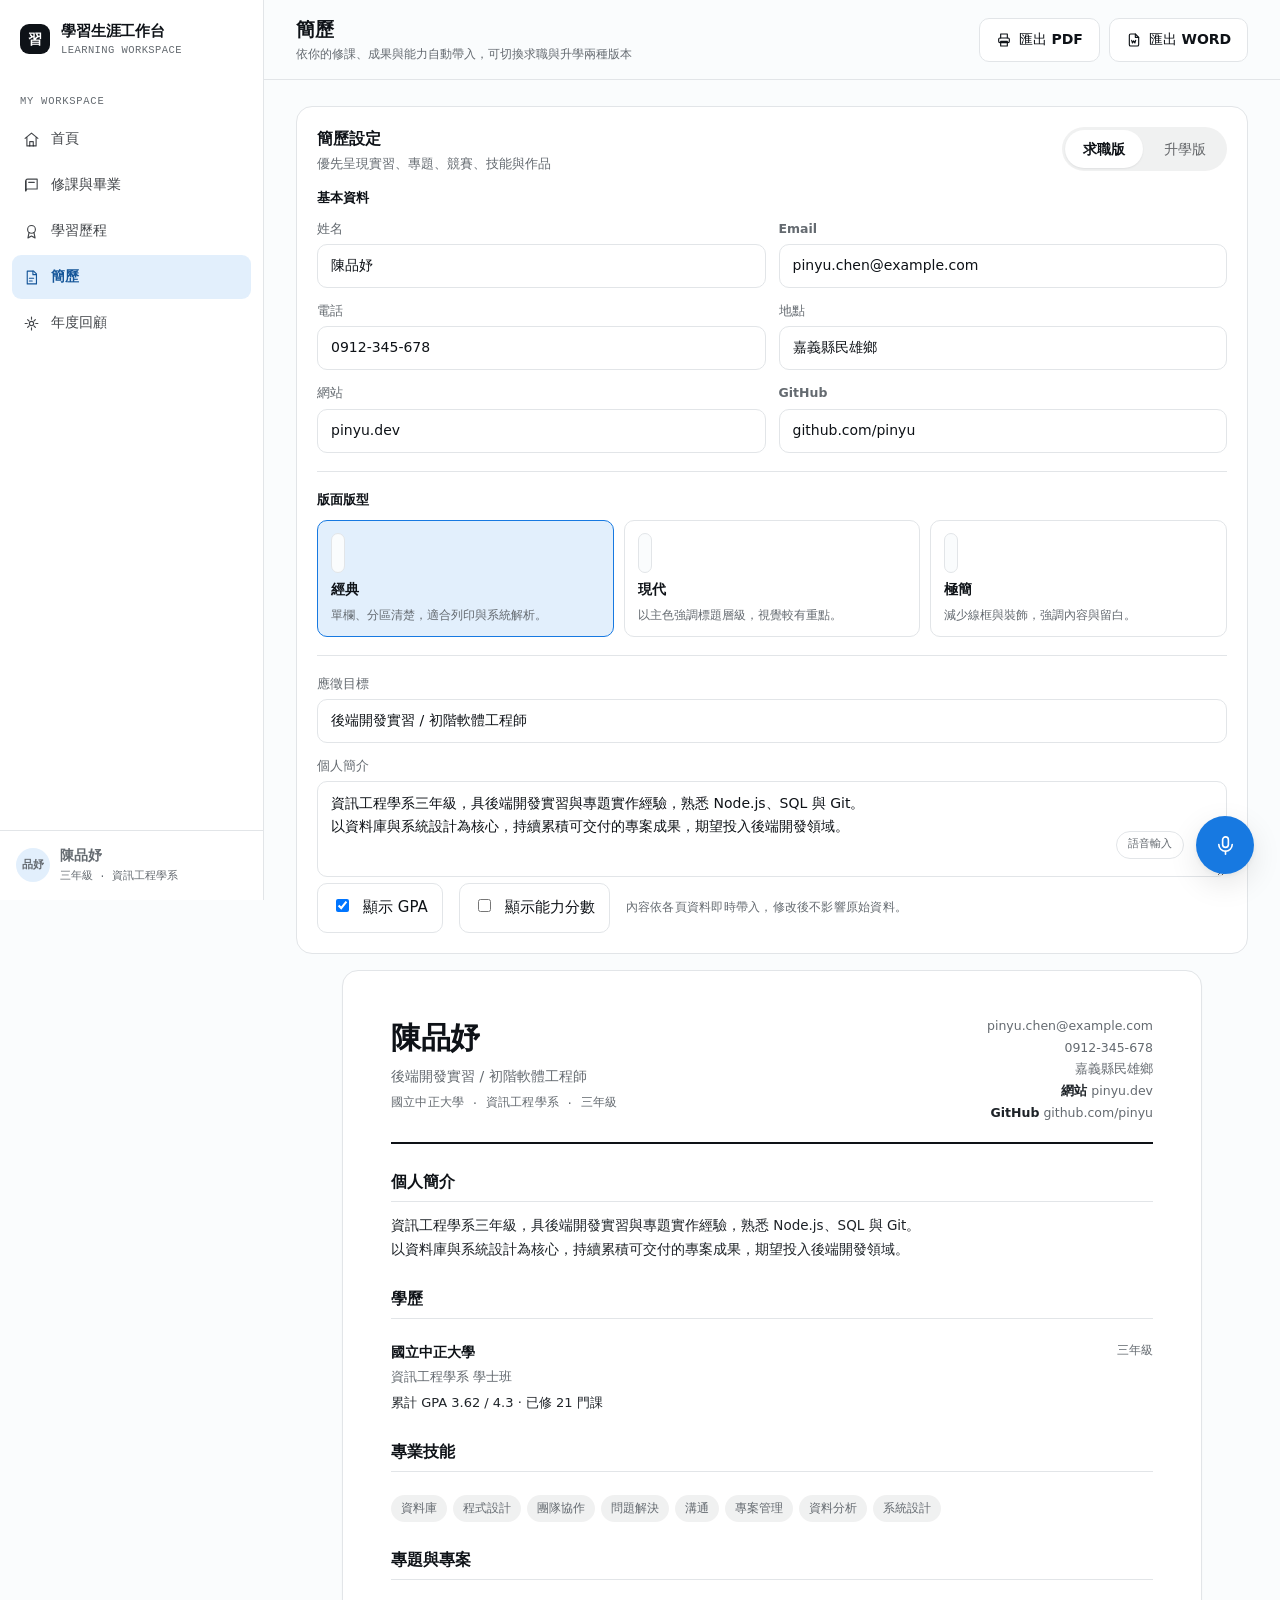
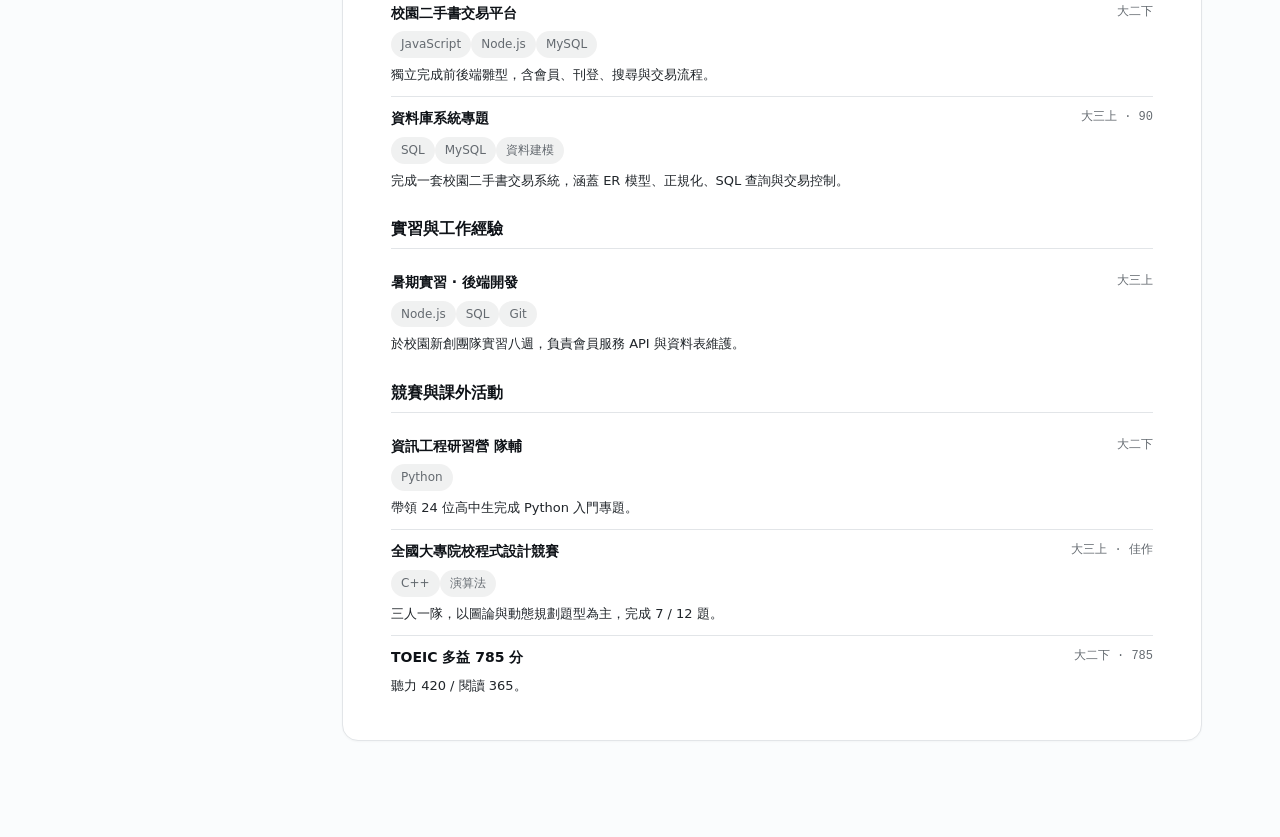
<file: resume.html>
<!doctype html>
<html lang="zh-TW">
<head>
<meta charset="utf-8">
<meta name="viewport" content="width=device-width, initial-scale=1">
<title>簡歷 · 學習生涯工作台</title>
<link rel="stylesheet" href="assets/theme.css">
<style>
  .stack > .card, .grid-2 > .card, .grid-3 > .card{ margin-top: 0; }

  .sheet{ background: var(--surface); border: 1px solid var(--border); border-radius: var(--radius-lg);
    box-shadow: 0 1px 2px rgba(0,0,0,.03); padding: 44px 48px; max-width: 860px; margin: 0 auto; }
  .r-head{ display: flex; justify-content: space-between; gap: 26px; align-items: flex-start;
    border-bottom: 2px solid var(--fg); padding-bottom: 18px; }
  .r-name{ font-size: 30px; font-weight: 700; letter-spacing: -.01em; }
  .r-role{ color: var(--muted); margin-top: 5px; font-size: 14px; }
  .r-contact{ text-align: right; font-size: 12.5px; color: var(--muted); line-height: 1.75; white-space: nowrap; }
  .r-contact b{ color: color-mix(in oklch, var(--fg) 80%, var(--muted)); font-weight: 600; }
  .r-sec{ margin-top: 26px; }
  .r-sec > h3{ font-size: 15.5px; margin: 0 0 12px; padding-bottom: 7px; border-bottom: 1px solid var(--border); }
  .r-item{ display: flex; justify-content: space-between; gap: 18px; padding: 11px 0; border-bottom: 1px solid var(--border); }
  .r-item:last-child{ border-bottom: 0; padding-bottom: 0; }
  .r-item h4{ font-size: 14px; margin: 0; }
  .r-item .r-sub{ font-size: 12.5px; color: var(--muted); margin-top: 3px; }
  .r-item .r-when{ font-family: var(--font-mono); font-size: 12px; color: var(--muted); white-space: nowrap; }
  .r-item p{ margin: 6px 0 0; font-size: 13px; color: color-mix(in oklch, var(--fg) 76%, var(--muted)); line-height: 1.65; }
  .r-body p{ margin: 0; font-size: 13.5px; line-height: 1.75; color: color-mix(in oklch, var(--fg) 80%, var(--muted)); white-space: pre-line; }
  .r-chips{ margin-top: 7px; }
  .r-grid2{ display: grid; grid-template-columns: 1fr 1fr; gap: 4px 26px; }
  @media (max-width: 700px){ .r-grid2{ grid-template-columns: 1fr; } .sheet{ padding: 30px 22px; } .r-head{ flex-direction: column; } .r-contact{ text-align: left; } }

  /* 版型：現代 */
  .sheet.tpl-modern .r-head{ border-bottom-color: var(--accent); }
  .sheet.tpl-modern .r-name{ color: color-mix(in oklch, var(--accent) 72%, var(--fg)); }
  .sheet.tpl-modern .r-sec > h3{ color: color-mix(in oklch, var(--accent) 72%, var(--fg)); border-bottom-color: color-mix(in oklch, var(--accent) 28%, var(--border)); }
  .sheet.tpl-modern .tag{ border-color: color-mix(in oklch, var(--accent) 26%, var(--border)); }
  /* 版型：極簡 */
  .sheet.tpl-minimal .r-head{ border-bottom: 1px solid var(--border); padding-bottom: 14px; }
  .sheet.tpl-minimal .r-name{ font-weight: 650; }
  .sheet.tpl-minimal .r-sec{ margin-top: 22px; }
  .sheet.tpl-minimal .r-sec > h3{ border-bottom: 0; padding-bottom: 2px; color: var(--muted); font-size: 12.5px; letter-spacing: .04em; }
  .sheet.tpl-minimal .r-item{ border-bottom: 0; padding: 7px 0; }

  @media print {
    .sidebar, .appbar, .no-print, .toast-root, #voiceRoot{ display: none !important; }
    .app{ display: block; }
    .content{ padding: 0 !important; max-width: none; }
    body{ background: var(--surface); }
    .sheet{ border: 0; box-shadow: none; border-radius: 0; padding: 0; max-width: none; }
  }
</style>
</head>
<body data-page="resume">
<div class="app">
  <aside class="sidebar" id="sidebar"></aside>
  <div class="main">
    <header class="appbar" id="appbar"></header>
    <main class="content" id="content"></main>
  </div>
</div>
<div class="toast-root" id="toastRoot"></div>
<div id="modalRoot"></div>
<div id="voiceRoot"></div>

<script src="assets/mock-data.js"></script>
<script src="assets/app.js"></script>
<script>
(function () {
  var db = OD.db;
  var ICO = {
    print: '<svg class="ico" viewBox="0 0 24 24" fill="none" stroke="currentColor" stroke-width="1.7" stroke-linecap="round" stroke-linejoin="round"><path d="M7 9V3h10v6"/><rect x="4" y="9" width="16" height="7" rx="2"/><path d="M7 14h10v7H7z"/></svg>',
    eye: '<svg class="ico" viewBox="0 0 24 24" fill="none" stroke="currentColor" stroke-width="1.7" stroke-linecap="round" stroke-linejoin="round"><path d="M2.5 12S6 5.5 12 5.5 21.5 12 21.5 12 18 18.5 12 18.5 2.5 12 2.5 12z"/><circle cx="12" cy="12" r="3"/></svg>',
    word: '<svg class="ico" viewBox="0 0 24 24" fill="none" stroke="currentColor" stroke-width="1.7" stroke-linecap="round" stroke-linejoin="round"><path d="M14 3H7a2 2 0 0 0-2 2v14a2 2 0 0 0 2 2h10a2 2 0 0 0 2-2V8z"/><path d="M14 3v5h5"/><path d="m8.5 12.5 1.2 4 1.8-3.2 1.8 3.2 1.2-4"/></svg>'
  };
  var MODE = { job: db.resumeModes[0], grad: db.resumeModes[1] };
  var SUMMARY = {
    job: '資訊工程學系三年級，具後端開發實習與專題實作經驗，熟悉 Node.js、SQL 與 Git。\n以資料庫與系統設計為核心，持續累積可交付的專案成果，期望投入後端開發領域。',
    grad: '資訊工程學系三年級，現正準備資訊工程研究所考試入學。\n大學期間以資料庫、資料結構與演算法為主軸，專題聚焦資料庫系統設計，具獨立完成專案的能力。'
  };
  var TARGET = { job: '後端開發實習 / 初階軟體工程師', grad: '報考資訊工程研究所（考試入學）' };
  var DIR = { job: '求職版', grad: '升學版' };

  var st = { mode: 'job', target: TARGET.job, summary: SUMMARY.job, showGpa: true, showScores: false,
    template: db.resumeProfile.template || 'classic' };

  function esc(s) { return OD.esc(s); }
  function skillTag(name) { return '<span class="tag tag-plain">' + esc(name) + '</span>'; }
  function level(score) { return score >= 80 ? '熟悉' : score >= 70 ? '良好' : '具基礎'; }
  function byTypes(types) {
    return db.achievements.filter(function (a) { return types.indexOf(a.type) > -1; })
      .sort(function (a, b) { return String(b.date).localeCompare(String(a.date)); });
  }
  function completedCourses() {
    return db.courses.filter(function (c) { return c.grade && c.credits; });
  }

  OD.appbar({
    title: '簡歷',
    sub: '依你的修課、成果與能力自動帶入，可切換求職與升學兩種版本',
    actions: '<button class="btn btn-secondary no-print" data-action="resume-print">' + ICO.print + '匯出 PDF</button>' +
      '<button class="btn btn-secondary no-print" data-action="resume-word">' + ICO.word + '匯出 WORD</button>'
  });

  /* ── 上方控制列 ─────────────────────────────────────────── */
  function toolbar() {
    return '<section class="card no-print" style="margin-top:0" data-od-id="resume-controls">' +
      '<div class="card-head"><div><div class="card-title">簡歷設定</div>' +
        '<div class="card-sub">' + esc(MODE[st.mode].desc) + '</div></div>' +
        '<div class="seg" role="tablist">' +
          db.resumeModes.map(function (m) {
            return '<button role="tab" aria-selected="' + (st.mode === m.value) + '"' + (st.mode === m.value ? ' class="is-active"' : '') + ' data-action="resume-mode" data-mode="' + m.value + '">' + esc(m.label) + '</button>';
          }).join('') +
        '</div></div>' +
      '<div class="section-title" style="margin-top:4px">基本資料</div>' +
      '<div class="form-grid">' +
        pField('姓名', 'name', '王小明', '') +
        pField('Email', 'email', 'name@example.com', '') +
        pField('電話', 'phone', '0912-345-678', '') +
        pField('地點', 'location', '城市／地區', '') +
        pField('網站', 'website', 'your.site', '') +
        pField('GitHub', 'github', 'github.com/you', '') +
      '</div>' +
      '<hr class="rule" style="margin:18px 0">' +
      '<div class="section-title">版面版型</div>' +
      tplPicker() +
      '<hr class="rule" style="margin:18px 0">' +
      '<div class="form-grid">' +
        '<div class="field span-2"><label>' + (st.mode === 'job' ? '應徵目標' : '報考目標') + '</label>' +
          '<input class="input" id="rs-target" data-input="resume-target" value="' + esc(st.target) + '"></div>' +
        '<div class="field span-2"><label>' + (st.mode === 'job' ? '個人簡介' : '學習與研究簡介') + '</label>' +
          '<textarea class="textarea" id="rs-summary" data-input="resume-summary" rows="3">' + esc(st.summary) + '</textarea></div>' +
      '</div>' +
      '<div class="row" style="gap:16px;margin-top:6px;flex-wrap:wrap">' +
        '<label class="opt"><input type="checkbox" data-change="resume-gpa"' + (st.showGpa ? ' checked' : '') + '><span>顯示 GPA</span></label>' +
        '<label class="opt"><input type="checkbox" data-change="resume-scores"' + (st.showScores ? ' checked' : '') + '><span>顯示能力分數</span></label>' +
        '<span class="meta">內容依各頁資料即時帶入，修改後不影響原始資料。</span>' +
      '</div></section>';
  }
  function pField(label, key, ph, span) {
    var p = db.resumeProfile;
    return '<div class="field' + (span ? ' ' + span : '') + '"><label>' + label + '</label>' +
      '<input class="input" id="rp-' + key + '" data-input="resume-profile" data-key="' + key + '" placeholder="' + esc(ph) + '" value="' + esc(p[key] || '') + '"></div>';
  }
  function tplPicker() {
    return '<div class="tpl-grid">' + db.resumeTemplates.map(function (t) {
      var on = st.template === t.id;
      return '<button type="button" class="tpl-card' + (on ? ' is-active' : '') + '" data-action="resume-tpl" data-id="' + t.id + '">' +
        '<div class="tpl-thumb"><i class="w"></i><i></i><i></i></div>' +
        '<div class="tpl-k">' + esc(t.name) + '</div>' +
        '<div class="tpl-d">' + esc(t.desc) + '</div></button>';
    }).join('') + '</div>';
  }

  /* ── 履歷紙 ─────────────────────────────────────────────── */
  function contactLine() {
    var p = db.resumeProfile;
    var rows = [p.email, p.phone, p.location].filter(function (x) { return x; })
      .map(function (x) { return '<div>' + esc(x) + '</div>'; }).join('');
    var links = '';
    if (p.website) links += '<div><b>網站</b> ' + esc(p.website) + '</div>';
    if (p.github) links += '<div><b>GitHub</b> ' + esc(p.github) + '</div>';
    return '<div class="r-contact">' + rows + links + '</div>';
  }
  function secH(title) { return '<div class="r-sec"><h3>' + esc(title) + '</h3>'; }
  function items(list) { return list.join('') + '</div>'; }
  function achItem(a) {
    return '<div class="r-item"><div style="min-width:0"><h4>' + esc(a.title) + '</h4>' +
      (a.tech && a.tech.length ? '<div class="r-chips">' + a.tech.map(skillTag).join('') + '</div>' : '') +
      (a.summary ? '<p>' + esc(a.summary) + '</p>' : '') +
      '</div><span class="r-when">' + esc(a.semester || a.date || '') + (a.grade ? ' · ' + esc(a.grade) : '') + '</span></div>';
  }
  function courseItem(c) {
    return '<div class="r-item"><div><h4>' + esc(c.name) + '</h4>' +
      '<div class="r-sub">' + esc(c.credits) + ' 學分 · ' + esc(c.semester) + '</div></div>' +
      '<span class="r-when">' + esc(c.grade) + '</span></div>';
  }

  function sheet() {
    var s = db.student;
    var skillList = db.skills.slice().sort(function (a, b) { return b.score - a.score; });
    var projects = byTypes(['project', 'course']);
    var interns = byTypes(['intern']);
    var honors = byTypes(['contest', 'cert', 'activity']);
    var html = '<div class="sheet tpl-' + st.template + '" data-od-id="resume-sheet">' +
      '<div class="r-head"><div>' +
        '<div class="r-name">' + esc(db.resumeProfile.name || s.name) + '</div>' +
        '<div class="r-role">' + esc(st.target || MODE[st.mode].label) + '</div>' +
        '<div class="meta" style="margin-top:6px">' + esc(s.school) + ' · ' + esc(s.program) + ' · ' + esc(s.grade) + '</div>' +
      '</div>' + contactLine() + '</div>';

    /* 簡介 */
    html += secH(st.mode === 'job' ? '個人簡介' : '學習與研究簡介') +
      '<div class="r-body"><p>' + esc(st.summary) + '</p></div></div>';

    /* 學歷 */
    html += secH('學歷') + items([
      '<div class="r-item"><div><h4>' + esc(s.school) + '</h4>' +
        '<div class="r-sub">' + esc(s.program) + ' 學士班</div>' +
        (st.showGpa ? '<p>累計 GPA ' + OD.gpa() + ' / 4.3 · 已修 ' + completedCourses().length + ' 門課</p>' : '') +
      '</div><span class="r-when">' + esc(s.grade) + '</span></div>'
    ]);

    /* 升學版：研究學習；求職版：專業技能 */
    if (st.mode === 'grad') {
      html += secH('研究學習與專題') + items((projects.length ? projects : [null]).map(function (a) { return a ? achItem(a) : '<div class="meta">尚無資料</div>'; }));
      html += secH('核心修課與成績') + items(completedCourses()
        .filter(function (c) { return c.category === 'required'; })
        .slice(-8).reverse().map(courseItem));
    } else {
      html += secH('專業技能') + items([
        '<div class="r-item"><div style="width:100%"><div class="chip-set">' +
          skillList.map(function (k) { return '<span class="tag tag-plain">' + esc(k.name) + (st.showScores ? ' ' + k.score : '') + '</span>'; }).join('') +
        '</div></div></div>'
      ]);
      html += secH('專題與專案') + items(projects.map(achItem));
    }

    /* 實習與工作（兩版皆有，順序不同） */
    if (st.mode === 'job' && interns.length) {
      html += secH('實習與工作經驗') + items(interns.map(achItem));
    }

    /* 榮譽與課外活動 */
    html += secH(st.mode === 'job' ? '競賽與課外活動' : '競賽與其他成果') + items(honors.map(achItem));

    /* 能力（升學版補上能力輪廓） */
    if (st.mode === 'grad') {
      html += secH('能力輪廓') + items([
        '<div class="r-item"><div style="width:100%"><div class="chip-set">' +
          skillList.map(function (k) { return '<span class="tag tag-plain">' + esc(k.name) + '（' + level(k.score) + '）</span>'; }).join('') +
        '</div></div></div>'
      ]);
    }

    html += '</div>';
    return html;
  }

  function render() {
    OD.$('#content').innerHTML = toolbar() + '<div id="sheetWrap" style="margin-top:16px">' + sheet() + '</div>';
  }
  function renderSheet() { var w = OD.$('#sheetWrap'); if (w) w.innerHTML = sheet(); }

  /* ── 匯出 Word ───────────────────────────────────────────────
     Word 讀得懂 HTML，但不支援 flex，也不認 oklch()。所以匯出的不是「畫面原封
     搬過去」，而是同一份內容換一套 Word 聽得懂的排版：兩欄的橫列改成表格，
     顏色從主題變數換算成 hex。內容還是畫面上那一份，不另外拼一份，
     否則以後改了簡歷，Word 檔會偷偷留在舊版。 */
  /* 主題的六個 token 是 oklch()，Word 不認；借 canvas 把它正規化成 #rrggbb */
  function hexOf(name, fallback) {
    try {
      var raw = getComputedStyle(document.documentElement).getPropertyValue(name).trim();
      var ctx = document.createElement('canvas').getContext('2d');
      ctx.fillStyle = '#000000';
      ctx.fillStyle = raw;
      return /^#[0-9a-f]{6}$/i.test(ctx.fillStyle) ? ctx.fillStyle : fallback;
    } catch (e) { return fallback; }
  }
  /* 把一列兩欄的 flex 橫列換成 Word 排得出來的表格；class 帶著走，樣式才接得上 */
  function deFlexTable(el) {
    var t = document.createElement('table');
    t.className = el.className;
    t.setAttribute('width', '100%');
    t.setAttribute('cellpadding', '0');
    t.setAttribute('cellspacing', '0');
    t.setAttribute('border', '0');
    t.setAttribute('style', 'border-collapse:collapse');
    var tr = document.createElement('tr');
    [].slice.call(el.children).forEach(function (kid, i) {
      var td = document.createElement('td');
      td.className = kid.className || '';
      td.setAttribute('valign', 'top');
      if (kid.getAttribute('style')) td.setAttribute('style', kid.getAttribute('style'));
      if (i) td.setAttribute('align', 'right');
      while (kid.firstChild) td.appendChild(kid.firstChild);
      tr.appendChild(td);
    });
    t.appendChild(tr);
    return t;
  }
  /* 版型只差在標題顏色與分隔線，跟畫面上的 tpl-classic／modern／minimal 對應 */
  function wordCss() {
    var accent = hexOf('--accent', '#3b6ff0'), fg = hexOf('--fg', '#1c1c1e');
    var muted = hexOf('--muted', '#6b7280'), border = hexOf('--border', '#e5e5ea');
    var t = st.template;
    var head = t === 'modern' ? accent : fg;
    var sec = t === 'modern' ? accent : (t === 'minimal' ? muted : fg);
    var rule = t === 'minimal' ? '0' : '1px solid ' + (t === 'modern' ? accent : border);
    return '@page{ size:A4; margin:1.5cm 1.7cm; }' +
      'body{ font-family:"Microsoft JhengHei","微軟正黑體",PMingLiU,sans-serif; font-size:10.5pt; line-height:1.6; color:' + fg + '; }' +
      '.r-head td{ border-bottom:2px solid ' + head + '; padding-bottom:7pt; }' +
      '.r-name{ font-size:21pt; font-weight:bold; color:' + head + '; }' +
      '.r-role{ font-size:11pt; color:' + muted + '; margin-top:2pt; }' +
      '.r-contact{ font-size:9.5pt; color:' + muted + '; line-height:1.5; }' +
      '.r-contact b{ color:' + fg + '; }' +
      '.r-sec{ margin-top:13pt; }' +
      '.r-sec h3{ font-size:12pt; color:' + sec + '; margin:0 0 5pt; padding-bottom:3pt; border-bottom:' + rule + '; }' +
      '.r-item td{ padding:5pt 0; border-bottom:1px solid ' + border + '; }' +
      '.r-item h4{ font-size:10.5pt; margin:0; }' +
      '.r-item .r-sub{ font-size:9.5pt; color:' + muted + '; }' +
      '.r-item p{ font-size:9.5pt; color:' + muted + '; margin:2pt 0 0; }' +
      '.r-body p{ font-size:10.5pt; margin:0; }' +
      '.r-when{ font-size:9.5pt; color:' + muted + '; white-space:nowrap; }' +
      '.tag{ font-size:9pt; padding:1pt 5pt; margin-right:3pt; border:1px solid ' + border + '; }' +
      '.meta{ font-size:9.5pt; color:' + muted + '; }';
  }
  function exportWord() {
    var node = OD.$('#sheetWrap') && OD.$('#sheetWrap').querySelector('.sheet');
    if (!node) return;
    var copy = node.cloneNode(true);
    [].slice.call(copy.querySelectorAll('.r-body p')).forEach(function (p) {
      p.innerHTML = p.innerHTML.replace(/\n/g, '<br>');
    });
    /* 從最內層開始換，換完的表格不會再被外層的查詢撈到 */
    [].slice.call(copy.querySelectorAll('.r-item, .r-head')).forEach(function (el) {
      if (el.parentNode) el.parentNode.replaceChild(deFlexTable(el), el);
    });
    var who = db.resumeProfile.name || db.student.name || '簡歷';
    var title = '簡歷 · ' + who + (st.mode === 'grad' ? '（升學版）' : '（求職版）');
    var html = '<html xmlns:o="urn:schemas-microsoft-com:office:office" ' +
      'xmlns:w="urn:schemas-microsoft-com:office:word" xmlns="http://www.w3.org/TR/REC-html40">' +
      '<head><meta charset="utf-8"><title>' + esc(title) + '</title>' +
      '<!--[if gte mso 9]><xml><w:WordDocument><w:View>Print</w:View><w:Zoom>100</w:Zoom>' +
      '<w:DoNotOptimizeForBrowser/></w:WordDocument></xml><![endif]-->' +
      '<style>' + wordCss() + '</style></head><body>' + copy.outerHTML + '</body></html>';
    /* 前面補 BOM（用 fromCharCode 寫，不要在原始碼裡放看不見的字元），
       少了它 Word 會把中文讀成亂碼 */
    var blob = new Blob([String.fromCharCode(0xfeff) + html], { type: 'application/msword' });
    var url = URL.createObjectURL(blob);
    var a = document.createElement('a');
    a.href = url;
    a.download = title.replace(' · ', '-') + '.doc';
    document.body.appendChild(a);
    a.click();
    a.remove();
    setTimeout(function () { URL.revokeObjectURL(url); }, 4000);
    OD.toast('已下載 Word 檔：' + a.download + '（可用 Word 直接開啟編輯）');
  }

  /* ── 互動 ───────────────────────────────────────────────── */
  OD.on('resume-mode', function (el) {
    var m = el.getAttribute('data-mode'); if (m === st.mode) return;
    st.mode = m; st.target = TARGET[m]; st.summary = SUMMARY[m];
    render();
  });
  OD.on('resume-print', function () { OD.toast('已準備列印版；正式版將匯出 PDF'); setTimeout(function () { window.print(); }, 350); });
  OD.on('resume-word', exportWord);
  OD.on('resume-target', function (el) { st.target = el.value; renderSheet(); });
  OD.on('resume-summary', function (el) { st.summary = el.value; renderSheet(); });
  OD.on('resume-gpa', function (el) { st.showGpa = el.checked; renderSheet(); });
  OD.on('resume-scores', function (el) { st.showScores = el.checked; renderSheet(); });
  OD.on('resume-profile', function (el) {
    db.resumeProfile[el.getAttribute('data-key')] = el.value;
    OD.save(); renderSheet();
  });
  OD.on('resume-tpl', function (el) {
    st.template = el.getAttribute('data-id');
    db.resumeProfile.template = st.template;
    OD.save(); render();
    OD.toast('已套用「' + (db.resumeTemplates.filter(function (t) { return t.id === st.template; })[0] || {}).name + '」版型');
  });

  render();
})();
</script>
</body>
</html>
</file>
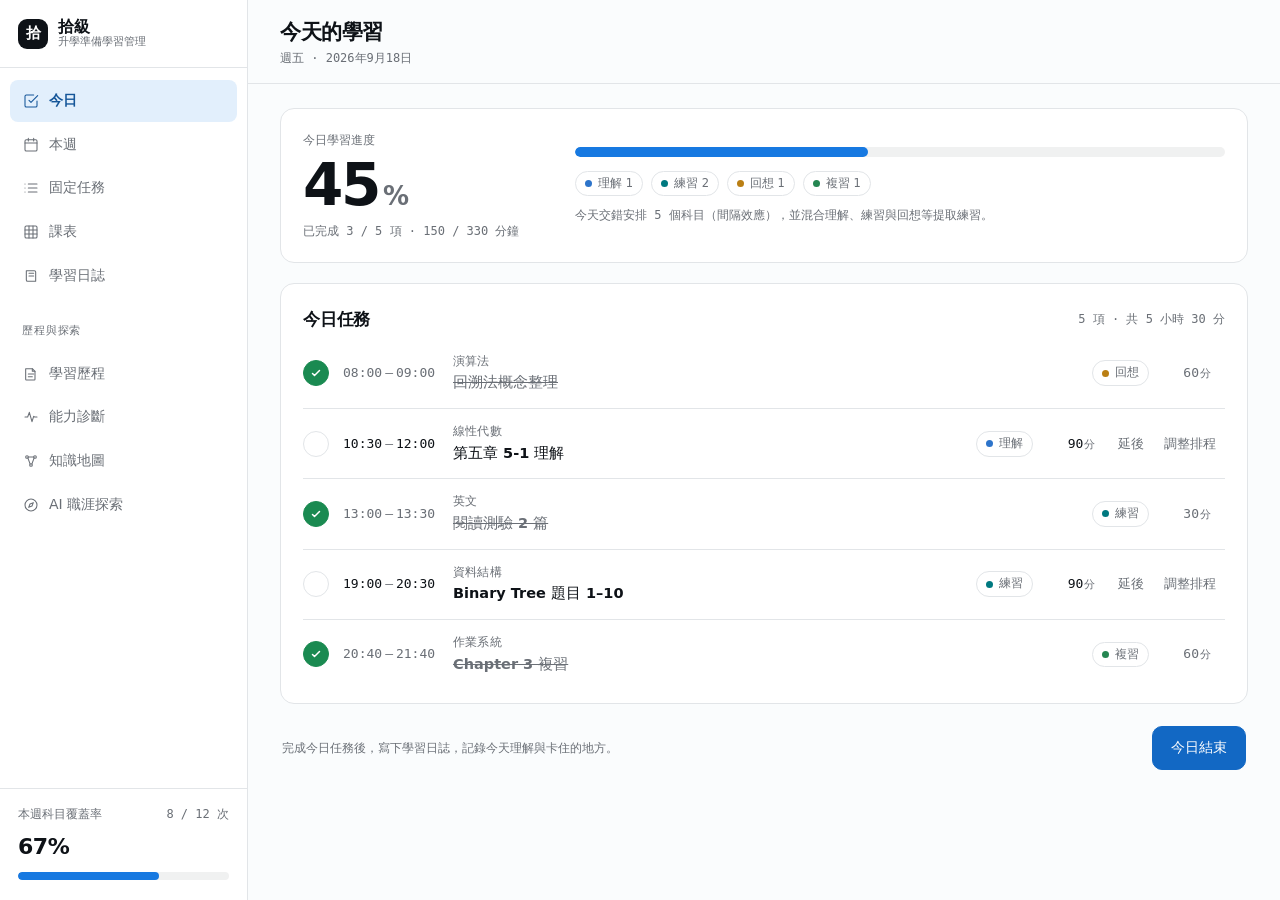
<file: study-planner.html>
<!doctype html>
<html lang="zh-Hant">
<head>
<meta charset="utf-8" />
<meta name="viewport" content="width=device-width, initial-scale=1" />
<title>拾級 · 升學準備學習管理系統</title>
<style>
  :root{
    --bg: oklch(99% 0.002 240);
    --surface: oklch(100% 0 0);
    --fg: oklch(18% 0.012 250);
    --muted: oklch(54% 0.012 250);
    --border: oklch(92% 0.005 250);
    --accent: oklch(58% 0.18 255);
    --accent-soft: color-mix(in oklch, var(--accent) 12%, transparent);
    --fg-soft: color-mix(in oklch, var(--fg) 6%, transparent);
    --ok: oklch(56% 0.13 155);
    --ok-soft: color-mix(in oklch, var(--ok) 14%, transparent);
    --warn: oklch(62% 0.13 70);
    --warn-soft: color-mix(in oklch, var(--warn) 18%, transparent);
    --danger: oklch(56% 0.17 25);
    --danger-soft: color-mix(in oklch, var(--danger) 14%, transparent);
    --t-understand: oklch(56% 0.15 255);
    --t-practice: oklch(52% 0.10 200);
    --t-recall: oklch(64% 0.13 75);
    --t-test: oklch(58% 0.16 25);
    --t-review: oklch(55% 0.12 155);
    --font-display: -apple-system, BlinkMacSystemFont, 'SF Pro Display', 'Segoe UI', system-ui, sans-serif;
    --font-body: -apple-system, BlinkMacSystemFont, 'SF Pro Text', 'Segoe UI', system-ui, sans-serif;
    --font-mono: ui-monospace, 'SF Mono', 'JetBrains Mono', Menlo, monospace;
    --radius: 10px;
    --radius-lg: 14px;
    --shadow: 0 1px 2px oklch(18% 0.012 250 / .05), 0 12px 32px oklch(18% 0.012 250 / .10);
    --fs-h1: 24px; --fs-h2: 17px; --fs-h3: 15px; --fs-body: 14px; --fs-meta: 12px;
  }
  *, *::before, *::after { box-sizing: border-box; }
  html { -webkit-text-size-adjust: 100%; }
  body {
    margin: 0; background: var(--bg); color: var(--fg);
    font-family: var(--font-body); font-size: var(--fs-body); line-height: 1.55;
    text-rendering: optimizeLegibility; -webkit-font-smoothing: antialiased;
  }
  img, svg { display: block; max-width: 100%; }
  button { font: inherit; cursor: pointer; color: inherit; }
  p { text-wrap: pretty; margin: 0; }
  h1, h2, h3, h4 { text-wrap: balance; margin: 0; font-family: var(--font-display); }
  .h1, h1 { font-size: var(--fs-h1); font-weight: 650; letter-spacing: -0.02em; }
  .h2, h2 { font-size: var(--fs-h2); font-weight: 620; letter-spacing: -0.01em; }
  .h3, h3 { font-size: var(--fs-h3); font-weight: 600; }
  .meta { font-family: var(--font-mono); font-size: var(--fs-meta); color: var(--muted); }
  .num { font-family: var(--font-mono); font-variant-numeric: tabular-nums; }
  .sr-only { position: absolute; width: 1px; height: 1px; padding: 0; margin: -1px; overflow: hidden; clip: rect(0 0 0 0); white-space: nowrap; border: 0; }
  :focus-visible { outline: 2px solid var(--accent); outline-offset: 2px; border-radius: 4px; }
  .row-between { display: flex; align-items: center; justify-content: space-between; gap: 16px; }
  .row { display: flex; align-items: center; gap: 12px; }
  .spacer { flex: 1; }
  .grid-2 { display: grid; grid-template-columns: 1fr 1fr; gap: 14px; }
  .spaced { margin-top: 18px; }

  /* ── app shell ─────────────────────────────────────────────── */
  .app { display: grid; grid-template-columns: 248px minmax(0, 1fr); min-height: 100vh; }
  .sidebar {
    position: sticky; top: 0; height: 100vh; z-index: 20;
    background: var(--surface); border-right: 1px solid var(--border);
    display: flex; flex-direction: column;
  }
  .brand { display: flex; align-items: center; gap: 10px; padding: 18px 18px; border-bottom: 1px solid var(--border); }
  .brand-mark {
    width: 30px; height: 30px; border-radius: 9px; background: var(--fg);
    color: var(--surface); display: grid; place-items: center;
    font-family: var(--font-display); font-weight: 700; font-size: 15px; flex: none;
  }
  .brand-text { display: flex; flex-direction: column; line-height: 1.15; }
  .brand-text strong { font-family: var(--font-display); font-size: 16px; letter-spacing: -0.01em; }
  .brand-text em { font-style: normal; font-size: 11px; color: var(--muted); }
  .nav { display: flex; flex-direction: column; gap: 2px; padding: 12px 10px; }
  .nav-item {
    display: flex; align-items: center; gap: 10px; width: 100%; text-align: left;
    padding: 9px 12px; border-radius: 8px; border: 1px solid transparent; background: transparent;
    color: var(--muted); font-size: 14px; transition: background .14s ease, color .14s ease;
  }
  .nav-item .ico { width: 16px; height: 16px; flex: none; }
  .nav-item:hover { background: var(--fg-soft); color: var(--fg); }
  .nav-item[aria-current="page"] { background: var(--accent-soft); color: color-mix(in oklch, var(--accent) 68%, var(--fg)); font-weight: 600; }
  .nav-group-label { font-family: var(--font-mono); font-size: 10.5px; letter-spacing: 0.08em; color: var(--muted); padding: 14px 22px 2px; margin: 0; }
  a.nav-item { text-decoration: none; }
  .sidebar-foot { margin-top: auto; padding: 16px 18px 20px; border-top: 1px solid var(--border); }
  .foot-num { font-family: var(--font-display); font-size: 22px; font-weight: 650; letter-spacing: -0.02em; }

  .main { min-width: 0; display: flex; flex-direction: column; }
  .appbar {
    position: sticky; top: 0; z-index: 10;
    background: color-mix(in oklch, var(--bg) 88%, transparent); backdrop-filter: blur(12px);
    border-bottom: 1px solid var(--border); padding: 16px 32px;
    display: flex; align-items: center; justify-content: space-between; gap: 16px; flex-wrap: wrap;
  }
  .appbar h1 { font-size: 21px; }
  .appbar-actions { display: flex; gap: 8px; }
  .view { padding: 24px 32px 88px; width: 100%; max-width: 1120px; }
  .view-section { display: flex; flex-direction: column; gap: 20px; }
  .foot-note { padding-top: 4px; }

  /* ── buttons ───────────────────────────────────────────────── */
  .btn {
    display: inline-flex; align-items: center; justify-content: center; gap: 8px;
    min-height: 44px; padding: 10px 18px; border-radius: var(--radius);
    border: 1px solid transparent; font-size: 14px; font-weight: 550; letter-spacing: -0.005em;
    transition: background .15s ease, border-color .15s ease, color .15s ease, transform .05s ease;
  }
  .btn:active { transform: translateY(1px); }
  .btn-sm { min-height: 34px; padding: 6px 12px; font-size: 13px; }
  .btn-primary { background: color-mix(in oklch, var(--accent) 90%, black); color: var(--surface); border-color: color-mix(in oklch, var(--accent) 90%, black); }
  .btn-primary:hover { background: color-mix(in oklch, var(--accent) 82%, black); border-color: color-mix(in oklch, var(--accent) 82%, black); }
  .btn-secondary { background: var(--surface); color: var(--fg); border-color: var(--border); }
  .btn-secondary:hover { border-color: color-mix(in oklch, var(--fg) 45%, transparent); }
  .btn-ghost { background: transparent; color: var(--muted); border-color: transparent; padding-inline: 8px; }
  .btn-ghost:hover { color: var(--fg); background: var(--fg-soft); }
  .btn:disabled { opacity: .45; }

  /* ── card / surfaces ───────────────────────────────────────── */
  .card { background: var(--surface); border: 1px solid var(--border); border-radius: var(--radius-lg); padding: 22px; }
  .list-card { padding: 8px 22px 14px; }
  .list-head { padding: 14px 0 6px; }
  .empty { color: var(--muted); font-size: 13.5px; padding: 20px 0; }

  /* ── progress ──────────────────────────────────────────────── */
  .progress-hero { display: grid; grid-template-columns: minmax(180px, 240px) minmax(0, 1fr); gap: 32px; align-items: center; }
  .progress-pct { font-family: var(--font-display); font-size: 58px; line-height: 1; font-weight: 650; letter-spacing: -0.04em; font-variant-numeric: tabular-nums; margin: 6px 0 8px; }
  .progress-pct .pct { font-size: 26px; color: var(--muted); margin-left: 4px; }
  .bar { height: 8px; border-radius: 999px; background: var(--fg-soft); overflow: hidden; }
  .bar > i { display: block; height: 100%; background: var(--accent); border-radius: 999px; transition: width .35s ease; }
  .bar-lg { height: 10px; }
  .bar-sm { height: 6px; }
  .type-chips { display: flex; flex-wrap: wrap; gap: 8px; margin: 14px 0 10px; }

  /* ── pills / tags ──────────────────────────────────────────── */
  .pill {
    display: inline-flex; align-items: center; gap: 6px; padding: 3px 10px; border-radius: 999px;
    background: var(--accent-soft); color: color-mix(in oklch, var(--accent) 68%, var(--fg));
    font-family: var(--font-mono); font-size: 11px; letter-spacing: 0.03em; white-space: nowrap;
  }
  .pill-ok { background: var(--ok-soft); color: color-mix(in oklch, var(--ok) 64%, var(--fg)); }
  .pill-warn { background: var(--warn-soft); color: color-mix(in oklch, var(--warn) 72%, var(--fg)); }
  .pill-rec { background: var(--danger-soft); color: color-mix(in oklch, var(--danger) 64%, var(--fg)); }
  .tag {
    display: inline-flex; align-items: center; gap: 6px; padding: 3px 9px;
    border: 1px solid var(--border); border-radius: 999px; color: var(--muted); font-size: 11.5px; white-space: nowrap;
  }
  .tag-moved { border-color: color-mix(in oklch, var(--warn) 45%, var(--border)); color: color-mix(in oklch, var(--warn) 72%, var(--fg)); }
  .dot { width: 7px; height: 7px; border-radius: 50%; flex: none; }
  .rec-dot { width: 7px; height: 7px; border-radius: 50%; background: currentColor; display: inline-block; animation: pulse 1s infinite; }
  @keyframes pulse { 0%,100%{opacity:1} 50%{opacity:.25} }

  /* ── tasks ─────────────────────────────────────────────────── */
  .tasks { display: flex; flex-direction: column; }
  .task { display: flex; align-items: center; gap: 14px; padding: 14px 0; border-top: 1px solid var(--border); flex-wrap: wrap; }
  .task:first-child { border-top: 0; }
  .check {
    width: 26px; height: 26px; border-radius: 50%; border: 1.5px solid var(--border);
    background: var(--surface); display: grid; place-items: center; color: transparent; flex: none;
    transition: background .15s ease, border-color .15s ease, color .15s ease;
  }
  .check:hover { border-color: var(--accent); }
  .check[aria-pressed="true"] { background: var(--ok); border-color: var(--ok); color: var(--surface); }
  .check svg { width: 14px; height: 14px; }
  .task-time { width: 96px; flex: none; font-size: 13px; color: var(--fg); }
  .task-time .dash { color: var(--muted); margin: 0 3px; }
  .task-body { flex: 1; min-width: 170px; display: flex; flex-direction: column; gap: 1px; }
  .task-sub { font-size: 11.5px; color: var(--muted); letter-spacing: 0.02em; }
  .task-title { font-size: 14.5px; font-weight: 550; }
  .task-min { width: 48px; flex: none; text-align: right; font-size: 13px; color: var(--fg); }
  .task-min span { color: var(--muted); font-size: 11px; margin-left: 1px; }
  .task-actions { margin-left: auto; display: flex; gap: 2px; flex: none; }
  .task.is-done .task-title { color: var(--muted); text-decoration: line-through; text-decoration-thickness: 1px; }
  .task.is-done .task-time, .task.is-done .task-min { color: var(--muted); }
  .day-foot { display: flex; align-items: center; justify-content: space-between; gap: 16px; flex-wrap: wrap; padding: 2px 2px 0; }

  /* ── week ──────────────────────────────────────────────────── */
  .cov-head { align-items: flex-start; }
  .cov-total { font-family: var(--font-display); font-size: 40px; font-weight: 650; letter-spacing: -0.03em; line-height: 1; font-variant-numeric: tabular-nums; }
  .cov-total .pct { font-size: 18px; color: var(--muted); margin-left: 2px; }
  .cov-grid { display: grid; grid-template-columns: repeat(auto-fit, minmax(190px, 1fr)); gap: 16px 24px; margin-top: 20px; }
  .cov-row { display: flex; flex-direction: column; gap: 7px; }
  .cov-name { font-size: 13.5px; font-weight: 550; display: flex; align-items: center; gap: 6px; }
  .cov-count { font-size: 12.5px; color: var(--muted); }
  .cov-row .pill { align-self: flex-start; }
  .cov-note { margin-top: 18px; }
  .week { display: grid; grid-template-columns: repeat(7, minmax(0, 1fr)); gap: 10px; }
  .week-col { background: var(--surface); border: 1px solid var(--border); border-radius: var(--radius-lg); padding: 12px; display: flex; flex-direction: column; gap: 8px; min-height: 220px; }
  .week-col.is-today { border-color: color-mix(in oklch, var(--accent) 45%, var(--border)); }
  .week-head { display: flex; align-items: baseline; justify-content: space-between; gap: 6px; padding-bottom: 8px; border-bottom: 1px solid var(--border); }
  .week-head .wd { font-size: 13px; font-weight: 600; }
  .week-col.is-today .week-head { color: color-mix(in oklch, var(--accent) 68%, var(--fg)); }
  .week-body { display: flex; flex-direction: column; gap: 7px; }
  .week-empty { color: var(--muted); font-size: 13px; padding-top: 6px; }
  .chip { border: 1px solid var(--border); border-radius: 9px; padding: 7px 9px; display: flex; flex-direction: column; gap: 2px; background: var(--surface); }
  .chip .chip-subj { font-size: 11.5px; font-weight: 600; display: flex; align-items: center; gap: 6px; }
  .chip .chip-title { font-size: 12px; color: var(--fg); }
  .chip .chip-time { font-size: 11px; color: var(--muted); }
  .chip.is-done { opacity: .6; }
  .chip.is-done .chip-title { text-decoration: line-through; }
  .chip.is-moved { border-style: dashed; }

  /* ── rules ─────────────────────────────────────────────────── */
  .rules-head { display: flex; align-items: flex-start; justify-content: space-between; gap: 16px; }
  .rule-row { display: flex; align-items: center; gap: 18px; padding: 16px 0; border-top: 1px solid var(--border); flex-wrap: wrap; }
  .rule-name { flex: 1; min-width: 150px; font-size: 14.5px; font-weight: 550; display: flex; align-items: center; gap: 8px; }
  .rule-cell { min-width: 96px; display: flex; flex-direction: column; }
  .rule-cell b { font-size: 14px; font-weight: 600; font-family: var(--font-mono); font-variant-numeric: tabular-nums; }
  .rule-cell span { font-size: 11px; color: var(--muted); }
  .rule-actions { display: flex; align-items: center; gap: 6px; margin-left: auto; }
  .rule-row.is-off .rule-name, .rule-row.is-off .rule-cell { opacity: .5; }
  .switch { width: 40px; height: 23px; border-radius: 999px; border: 1px solid var(--border); background: var(--fg-soft); position: relative; flex: none; transition: background .15s ease, border-color .15s ease; }
  .switch::after { content: ''; position: absolute; top: 2px; left: 2px; width: 17px; height: 17px; border-radius: 50%; background: var(--surface); border: 1px solid var(--border); transition: transform .15s ease; }
  .switch[aria-pressed="true"] { background: var(--accent); border-color: var(--accent); }
  .switch[aria-pressed="true"]::after { transform: translateX(17px); border-color: transparent; }
  .notice { background: var(--fg-soft); border-radius: var(--radius); padding: 12px 14px; font-size: 13px; color: var(--fg); margin: 16px 0 0; }
  .notice-warn { background: var(--warn-soft); color: color-mix(in oklch, var(--warn) 72%, var(--fg)); }
  .static-val { padding: 11px 14px; border: 1px solid var(--border); border-radius: var(--radius); background: var(--fg-soft); font-weight: 550; }

  /* ── timetable ─────────────────────────────────────────────── */
  .tt-wrap { overflow-x: auto; }
  .tt { display: grid; grid-template-columns: 64px repeat(5, minmax(0, 1fr)); gap: 6px; min-width: 620px; }
  .tt-corner { }
  .tt-head { font-family: var(--font-mono); font-size: 12px; color: var(--muted); text-align: center; padding-bottom: 6px; }
  .tt-slot { font-family: var(--font-mono); font-size: 11.5px; color: var(--muted); padding-top: 16px; }
  .tt-cell { min-height: 66px; border: 1px dashed var(--border); border-radius: 10px; background: transparent; transition: border-color .14s ease, background .14s ease; }
  .tt-cell:hover { border-color: var(--accent); background: var(--accent-soft); }
  .tt-class { min-height: 66px; border: 1px solid var(--border); border-radius: 10px; background: var(--surface); padding: 9px 10px; text-align: left; display: flex; flex-direction: column; gap: 2px; transition: border-color .14s ease, background .14s ease; }
  .tt-class:hover { border-color: color-mix(in oklch, var(--fg) 40%, transparent); background: var(--fg-soft); }
  .tt-class b { font-size: 12.5px; font-weight: 600; line-height: 1.3; }
  .tt-class span { font-size: 11px; color: var(--muted); font-family: var(--font-mono); }
  .tt-legend { display: flex; align-items: center; gap: 10px; flex-wrap: wrap; }

  /* ── journal ───────────────────────────────────────────────── */
  .journal-head { align-items: flex-start; margin-bottom: 20px; }
  .field { display: flex; flex-direction: column; gap: 7px; }
  .field label { font-size: 13px; color: var(--fg); font-weight: 550; }
  .input, .textarea {
    width: 100%; padding: 11px 14px; border: 1px solid var(--border); border-radius: var(--radius);
    background: var(--surface); color: var(--fg); font: inherit; font-size: 14px;
  }
  .input:focus, .textarea:focus { outline: 2px solid var(--accent-soft); border-color: var(--accent); }
  .textarea { resize: vertical; line-height: 1.6; }
  .textarea-wrap { position: relative; }
  .textarea-wrap .textarea { min-height: 150px; padding-bottom: 58px; }
  .mic {
    position: absolute; right: 10px; bottom: 10px; width: 44px; height: 44px; border-radius: 50%;
    border: 1px solid var(--border); background: var(--surface); display: grid; place-items: center;
    color: var(--muted); box-shadow: var(--shadow); transition: color .15s ease, border-color .15s ease, background .15s ease;
  }
  .mic:hover { color: var(--accent); border-color: var(--accent); }
  .mic.is-rec { background: var(--danger); border-color: var(--danger); color: var(--surface); }
  .mic svg { width: 18px; height: 18px; }
  .journal-actions { display: flex; justify-content: flex-end; margin-top: 22px; }
  .entries { display: flex; flex-direction: column; gap: 16px; margin-top: 16px; }
  .entry { border-top: 1px solid var(--border); padding-top: 14px; }
  .entry:first-child { border-top: 0; padding-top: 0; }
  .entry h3 { font-size: 13.5px; margin-bottom: 6px; }
  .entry dl { display: grid; grid-template-columns: 96px minmax(0, 1fr); gap: 4px 12px; margin: 0; font-size: 13px; }
  .entry dt { color: var(--muted); font-size: 12px; }
  .entry dd { margin: 0; }

  /* ── modal ─────────────────────────────────────────────────── */
  #modalRoot[hidden] { display: none; }
  .modal-backdrop { position: fixed; inset: 0; background: oklch(18% 0.012 250 / .35); backdrop-filter: blur(2px); z-index: 40; }
  .modal {
    position: fixed; z-index: 41; top: 50%; left: 50%; transform: translate(-50%, -50%);
    width: min(560px, calc(100vw - 32px)); max-height: calc(100vh - 48px); overflow-y: auto;
    background: var(--surface); border: 1px solid var(--border); border-radius: 16px; box-shadow: var(--shadow);
  }
  .modal-head { padding: 22px 24px 0; }
  .modal-title { font-size: 18px; }
  .modal-head .meta { margin-top: 4px; }
  .modal-body { padding: 20px 24px 4px; }
  .modal-body .field + .field { margin-top: 14px; }
  .field-label { font-size: 12.5px; color: var(--muted); margin-bottom: 8px; }
  .choices { display: flex; flex-wrap: wrap; gap: 8px; }
  .choice {
    display: inline-flex; align-items: center; gap: 7px; padding: 8px 14px; min-height: 38px;
    border: 1px solid var(--border); border-radius: 999px; font-size: 13.5px; color: var(--fg); background: var(--surface);
    transition: border-color .14s ease, background .14s ease, color .14s ease;
  }
  .choice:hover { border-color: color-mix(in oklch, var(--fg) 35%, transparent); }
  .choice.is-selected { border-color: var(--accent); background: var(--accent-soft); color: color-mix(in oklch, var(--accent) 68%, var(--fg)); font-weight: 600; }
  .slot-picker { margin-top: 18px; }
  .load { margin-top: 18px; display: flex; flex-direction: column; gap: 8px; }
  .modal-actions { display: flex; align-items: center; gap: 8px; padding: 20px 24px 22px; }
  .modal-actions .btn-primary { margin-left: auto; }

  /* ── toast ─────────────────────────────────────────────────── */
  .toast-root { position: fixed; right: 20px; bottom: 20px; z-index: 60; display: flex; flex-direction: column; gap: 8px; align-items: flex-end; pointer-events: none; }
  .toast { background: var(--fg); color: var(--surface); padding: 11px 16px; border-radius: 10px; font-size: 13.5px; box-shadow: var(--shadow); opacity: 1; transition: opacity .3s ease, transform .3s ease; }
  .toast.out { opacity: 0; transform: translateY(6px); }

  /* 手機：側欄不再是壓扁的桌機側欄。頁內視圖切換沉到拇指可及的底部標籤列，
     跨模組連結升到最上面一條模組列；連結、事件與 aria-current 全部照舊。 */
  @media (max-width: 920px) {
    .app { display: block; }
    .sidebar { display: contents; }
    .brand, .nav-group-label, .sidebar-foot { display: none; }

    /* 跨模組連結：頂部模組列 */
    .sidebar > .nav:not(#nav) {
      flex-direction: row; gap: 6px; padding: 6px 16px;
      overflow-x: auto; scrollbar-width: none;
      background: var(--surface); border-bottom: 1px solid var(--border);
    }
    .sidebar > .nav:not(#nav)::-webkit-scrollbar { display: none; }
    /* width:auto 是必要的：桌機的 .nav-item 是 width:100%，不覆蓋的話
       每個籤會撐滿一整列，模組列就變成四條 358px 的長條 */
    .sidebar > .nav:not(#nav) .nav-item {
      flex: none; width: auto; min-height: 44px; padding: 9px 13px; white-space: nowrap;
      border: 1px solid var(--border); border-radius: 999px; font-size: 13px;
    }
    .sidebar > .nav:not(#nav) .nav-item .ico { width: 15px; height: 15px; }

    /* 頁內視圖切換：固定底部標籤列 */
    #nav {
      position: fixed; left: 0; right: 0; bottom: 0; z-index: 30;
      flex-direction: row; gap: 2px; padding: 6px 8px;
      padding-bottom: calc(6px + env(safe-area-inset-bottom, 0px));
      background: color-mix(in oklch, var(--surface) 92%, transparent);
      backdrop-filter: blur(14px); -webkit-backdrop-filter: blur(14px);
      border-top: 1px solid var(--border);
      box-shadow: 0 -6px 20px oklch(18% 0.012 250 / .05);
      overflow-x: auto; scrollbar-width: none;
    }
    #nav::-webkit-scrollbar { display: none; }
    #nav .nav-item {
      position: relative; flex: 1 1 0; min-width: 0; width: auto; border: 0;
      flex-direction: column; justify-content: center; gap: 3px;
      min-height: 52px; padding: 6px 2px; border-radius: 11px;
      font-size: 10.5px; line-height: 1.15; letter-spacing: -0.01em;
      text-align: center; white-space: nowrap;
    }
    #nav .nav-item .ico { width: 21px; height: 21px; }
    #nav .nav-item > span { max-width: 100%; overflow: hidden; text-overflow: ellipsis; }

    /* 標題一行、動作自成一行；明確換行才不會隨視窗寬度忽高忽低 */
    .appbar { padding: 9px 16px; gap: 3px 12px; flex-wrap: wrap; }
    .appbar > div:first-child { flex: 1 1 auto; min-width: 0; }
    .appbar h1 { font-size: 18px; }
    .appbar-actions { flex: 1 1 100%; flex-wrap: nowrap; overflow-x: auto; scrollbar-width: none; }
    .appbar-actions::-webkit-scrollbar { display: none; }
    .appbar-actions:empty { display: none; }
    .appbar-actions .btn { flex: none; white-space: nowrap; }
    .view { padding: 16px 16px calc(146px + env(safe-area-inset-bottom, 0px)); }

    /* 觸控目標補到 44px（WCAG 2.5.5） */
    .btn-sm { min-height: 44px; }
    .check { position: relative; }
    .check::before { content: ''; position: absolute; inset: -11px; border-radius: 50%; }

    .progress-hero { grid-template-columns: 1fr; gap: 20px; }
    .week { grid-template-columns: repeat(2, minmax(0, 1fr)); }
    .week-col { min-height: 0; }
  }
  @media (max-width: 560px) {
    .week { grid-template-columns: 1fr; }
    .cov-grid { grid-template-columns: 1fr; }
    .task-actions { margin-left: 0; width: 100%; }
  }
</style>
</head>
<body>
<div class="app">
  <aside class="sidebar" data-od-id="sidebar">
    <div class="brand">
      <span class="brand-mark">拾</span>
      <span class="brand-text"><strong>拾級</strong><em>升學準備學習管理</em></span>
    </div>
    <nav class="nav" id="nav" data-od-id="nav" aria-label="主要導覽"></nav>
    <p class="nav-group-label">歷程與探索</p>
    <nav class="nav" aria-label="歷程與探索">
      <a class="nav-item" href="career-compass.html"><svg class="ico" viewBox="0 0 24 24" fill="none" stroke="currentColor" stroke-width="1.6" stroke-linecap="round" stroke-linejoin="round"><path d="M4 4h10l4 4v12a1 1 0 0 1-1 1H5a1 1 0 0 1-1-1z"/><path d="M14 4v4h4"/><path d="M8 12h8M8 16h6"/></svg><span>學習歷程</span></a>
      <a class="nav-item" href="career-compass.html"><svg class="ico" viewBox="0 0 24 24" fill="none" stroke="currentColor" stroke-width="1.6" stroke-linecap="round" stroke-linejoin="round"><path d="M3 12h4l2.5-7 4 14 2.5-8 1.5 1h3.5"/></svg><span>能力診斷</span></a>
      <a class="nav-item" href="career-compass.html"><svg class="ico" viewBox="0 0 24 24" fill="none" stroke="currentColor" stroke-width="1.6" stroke-linecap="round" stroke-linejoin="round"><circle cx="6" cy="6" r="2"/><circle cx="18" cy="6" r="2"/><circle cx="12" cy="18" r="2"/><path d="M8 6h8M7.4 7.6l3.2 8.8M16.6 7.6l-3.2 8.8"/></svg><span>知識地圖</span></a>
      <a class="nav-item" href="career-compass.html"><svg class="ico" viewBox="0 0 24 24" fill="none" stroke="currentColor" stroke-width="1.6" stroke-linecap="round" stroke-linejoin="round"><circle cx="12" cy="12" r="9"/><path d="M15.5 8.5l-2 5-5 2 2-5z"/></svg><span>AI 職涯探索</span></a>
    </nav>
    <div class="sidebar-foot">
      <div class="row-between">
        <span class="meta">本週科目覆蓋率</span>
        <span class="meta" id="footSub">—</span>
      </div>
      <div class="row-between" style="margin: 6px 0 8px;">
        <span class="foot-num num" id="footPct">0%</span>
      </div>
      <div class="bar"><i id="footBar" style="width:0%"></i></div>
    </div>
  </aside>

  <main class="main">
    <header class="appbar" data-od-id="appbar">
      <div>
        <h1 id="pageTitle">今天的學習</h1>
        <p class="meta" id="pageSub"></p>
      </div>
      <div class="appbar-actions" id="appbarActions"></div>
    </header>
    <div class="view" id="view"></div>
  </main>
</div>
<div id="modalRoot" hidden></div>
<div id="toastRoot" class="toast-root" aria-live="polite"></div>

<script>
(function () {
  'use strict';

  var SUBJECTS = {
    lin:  { name: '線性代數', short: '線代' },
    ds:   { name: '資料結構', short: '資結' },
    os:   { name: '作業系統', short: 'OS' },
    algo: { name: '演算法',   short: '演算' },
    eng:  { name: '英文',     short: '英文' }
  };
  var TYPES = ['理解', '練習', '回想', '測驗', '複習'];
  var TYPE_VAR = { '理解': '--t-understand', '練習': '--t-practice', '回想': '--t-recall', '測驗': '--t-test', '複習': '--t-review' };
  var WEEK = ['週一', '週二', '週三', '週四', '週五', '週六', '週日'];
  var DATES = ['9/14', '9/15', '9/16', '9/17', '9/18', '9/19', '9/20'];
  var TODAY = 4;
  var SLOTS = ['08:10', '10:10', '13:30', '15:30', '18:30'];
  var TIME_OPTS = ['08:10', '09:00', '10:00', '10:10', '11:40', '12:00', '13:30', '14:20', '15:20', '15:30', '17:20', '18:30', '19:30', '20:00', '20:20', '21:40'];
  var MOCK_SPEECH = '今天線性代數完成第五章 5-1，但 5-2 的特徵值還是不太懂，明天想先重新看例題。';

  function ls(key, val) {
    try { if (val === undefined) return localStorage.getItem(key); localStorage.setItem(key, val); } catch (e) {}
    return null;
  }

  var state = {
    view: ls('shiji:view') || 'today',
    focusJournal: false,
    recording: false,
    recTimer: null,
    recSec: 0,
    rules: [
      { id: 'lin',  perWeek: 3, minutes: 90,  active: true },
      { id: 'ds',   perWeek: 3, minutes: 90,  active: true },
      { id: 'os',   perWeek: 2, minutes: 90,  active: true },
      { id: 'algo', perWeek: 2, minutes: 120, active: true },
      { id: 'eng',  perWeek: 2, minutes: 60,  active: true }
    ],
    tasks: [
      { id: 'm1', sid: 'ds',   title: '陣列與字串題目 1–15', type: '練習', start: '10:10', end: '11:40', min: 90, day: 0, status: 'done' },
      { id: 'm2', sid: 'lin',  title: '第四章 向量空間 理解', type: '理解', start: '18:30', end: '20:00', min: 90, day: 0, status: 'done' },
      { id: 't1', sid: 'ds',   title: '鏈結串列 練習', type: '練習', start: '15:30', end: '17:00', min: 90, day: 1, status: 'done' },
      { id: 't2', sid: 'os',   title: 'Chapter 1 複習', type: '複習', start: '09:00', end: '10:00', min: 60, day: 1, status: 'done' },
      { id: 'w1', sid: 'lin',  title: '第四章例題演練', type: '練習', start: '19:00', end: '20:30', min: 90, day: 2, status: 'done' },
      { id: 'f1', sid: 'algo', title: '回溯法概念整理', type: '回想', start: '08:00', end: '09:00', min: 60, day: 4, status: 'done' },
      { id: 'f4', sid: 'lin',  title: '第五章 5-1 理解', type: '理解', start: '10:30', end: '12:00', min: 90, day: 4, status: 'pending' },
      { id: 'f2', sid: 'eng',  title: '閱讀測驗 2 篇', type: '練習', start: '13:00', end: '13:30', min: 30, day: 4, status: 'done' },
      { id: 'f5', sid: 'ds',   title: 'Binary Tree 題目 1–10', type: '練習', start: '19:00', end: '20:30', min: 90, day: 4, status: 'pending' },
      { id: 'f3', sid: 'os',   title: 'Chapter 3 複習', type: '複習', start: '20:40', end: '21:40', min: 60, day: 4, status: 'done' },
      { id: 's1', sid: 'algo', title: '圖論 回想測驗', type: '回想', start: '14:00', end: '15:00', min: 60, day: 5, status: 'pending' },
      { id: 'u1', sid: 'eng',  title: '單字與片語複習', type: '複習', start: '10:00', end: '10:30', min: 30, day: 6, status: 'pending' }
    ],
    classes: [
      { id: 'c1', day: 0, start: '08:10', end: '10:00', name: '資料結構', room: '工學院 204' },
      { id: 'c2', day: 0, start: '13:30', end: '15:20', name: '通識：科技與社會', room: '人文 110' },
      { id: 'c3', day: 1, start: '08:10', end: '10:00', name: '作業系統', room: '工學院 301' },
      { id: 'c4', day: 1, start: '15:30', end: '17:20', name: '演算法', room: '工學院 301' },
      { id: 'c5', day: 2, start: '10:10', end: '12:00', name: '線性代數', room: '理學院 105' },
      { id: 'c6', day: 3, start: '10:10', end: '12:00', name: '演算法演習', room: '工學院 208' },
      { id: 'c7', day: 4, start: '15:30', end: '17:20', name: '英文（通識）', room: '人文 302' }
    ],
    journalDraft: { done: '', problem: '', plan: '' },
    entries: [
      { date: '9月16日（週三）', done: '線性代數第四章例題做完一輪，英文閱讀測驗一篇。', problem: '矩陣運算速度還是不夠快，特徵值觀念有點模糊。', plan: '週五把第五章 5-1 讀完，並加練幾題回想。' }
    ]
  };

  var draft = null;

  function $(s, r) { return (r || document).querySelector(s); }
  function $$(s, r) { return Array.prototype.slice.call((r || document).querySelectorAll(s)); }
  function esc(s) { return String(s == null ? '' : s).replace(/[&<>"']/g, function (c) { return ({ '&': '&amp;', '<': '&lt;', '>': '&gt;', '"': '&quot;', "'": '&#39;' })[c]; }); }
  function getTask(id) { for (var i = 0; i < state.tasks.length; i++) if (state.tasks[i].id === id) return state.tasks[i]; return null; }
  function addMin(hhmm, min) { var p = hhmm.split(':').map(Number); var t = p[0] * 60 + p[1] + min; return ('0' + Math.floor(t / 60) % 24).slice(-2) + ':' + ('0' + t % 60).slice(-2); }
  function visible(t) { return t.status !== 'cancelled' && !t.nextWeek; }
  function tasksOn(day) { return state.tasks.filter(function (t) { return t.day === day && visible(t); }).sort(function (a, b) { return a.start.localeCompare(b.start); }); }
  function fmtDur(min) { return Math.floor(min / 60) + ' 小時' + (min % 60 ? ' ' + (min % 60) + ' 分' : ''); }

  function coverageFor(sid) {
    var rule = state.rules.find(function (r) { return r.id === sid; });
    var target = rule && rule.active ? rule.perWeek : 0;
    var done = state.tasks.filter(function (t) { return t.sid === sid && t.status === 'done' && !t.nextWeek; }).length;
    return { done: done, target: target, active: !!(rule && rule.active) };
  }
  function coverage() {
    var done = 0, target = 0, unmet = [];
    state.rules.filter(function (r) { return r.active; }).forEach(function (r) {
      var c = coverageFor(r.id); done += c.done; target += c.target;
      if (c.done < c.target) unmet.push(r.id);
    });
    return { done: done, target: target, pct: target ? Math.round(done / target * 100) : 0, unmet: unmet };
  }

  function dayLoad(day, excludeId) {
    return state.tasks.filter(function (t) { return t.day === day && visible(t) && t.id !== excludeId; })
      .reduce(function (s, t) { return s + t.min; }, 0);
  }
  function loadTone(min) { return min <= 300 ? 'ok' : 'warn'; }
  function loadLabel(min) { return min < 180 ? '輕' : min <= 300 ? '適中' : '偏重'; }

  function toast(msg) {
    var root = $('#toastRoot');
    var d = document.createElement('div');
    d.className = 'toast'; d.textContent = msg; root.appendChild(d);
    setTimeout(function () { d.classList.add('out'); setTimeout(function () { d.remove(); }, 320); }, 2400);
  }

  /* ── nav + appbar ─────────────────────────────────────────── */
  var ICONS = {
    today: '<path d="M9 11l3 3L22 4"/><path d="M21 12v7a2 2 0 0 1-2 2H5a2 2 0 0 1-2-2V5a2 2 0 0 1 2-2h11"/>',
    week: '<rect x="3" y="4" width="18" height="17" rx="2"/><path d="M3 9h18M8 2v4M16 2v4"/>',
    rules: '<path d="M8 6h13M8 12h13M8 18h13M3 6h.01M3 12h.01M3 18h.01"/>',
    timetable: '<rect x="3" y="3" width="18" height="18" rx="2"/><path d="M9 3v18M15 3v18M3 9h18M3 15h18"/>',
    journal: '<path d="M5 4h12a2 2 0 0 1 2 2v14H7a2 2 0 0 1-2-2z"/><path d="M9 8h7M9 12h7"/>'
  };
  var NAV = [
    { id: 'today', label: '今日' }, { id: 'week', label: '本週' },
    { id: 'rules', label: '固定任務' }, { id: 'timetable', label: '課表' },
    { id: 'journal', label: '學習日誌' }
  ];

  function renderNav() {
    $('#nav').innerHTML = NAV.map(function (it) {
      return '<button class="nav-item" data-action="nav" data-view="' + it.id + '"' + (state.view === it.id ? ' aria-current="page"' : '') + '>' +
        '<svg class="ico" viewBox="0 0 24 24" fill="none" stroke="currentColor" stroke-width="1.6" stroke-linecap="round" stroke-linejoin="round">' + ICONS[it.id] + '</svg>' +
        '<span>' + it.label + '</span></button>';
    }).join('');
  }
  function renderFoot() {
    var cov = coverage();
    $('#footPct').textContent = cov.pct + '%';
    $('#footSub').textContent = cov.done + ' / ' + cov.target + ' 次';
    $('#footBar').style.width = cov.pct + '%';
  }

  var CFG = {
    today: { title: '今天的學習', sub: '週五 · 2026年9月18日', actions: '' },
    week: { title: '本週排程', sub: '9月14日 – 9月20日', actions: '' },
    rules: { title: '固定學習規則', sub: '設定每科每週需要接觸的次數', actions: '<button class="btn btn-primary" data-action="rule-add">新增固定規則</button>' },
    timetable: { title: '我的課表', sub: '固定課程時段不可安排讀書', actions: '<button class="btn btn-secondary" data-action="import-timetable">匯入課表</button><button class="btn btn-primary" data-action="class-add">新增課程</button>' },
    journal: { title: '學習日誌', sub: '週五 · 2026年9月18日', actions: '' }
  };

  function render() {
    var cfg = CFG[state.view] || CFG.today;
    $('#pageTitle').textContent = cfg.title;
    $('#pageSub').textContent = cfg.sub;
    $('#appbarActions').innerHTML = cfg.actions;
    renderNav(); renderFoot();
    var body = { today: tplToday, week: tplWeek, rules: tplRules, timetable: tplTimetable, journal: tplJournal }[state.view];
    $('#view').innerHTML = body();
    window.scrollTo({ top: 0 });
    ls('shiji:view', state.view);
    if (state.view === 'journal' && state.focusJournal) { state.focusJournal = false; var ta = $('#jDone'); if (ta) ta.focus(); }
  }

  /* ── today ────────────────────────────────────────────────── */
  function taskRow(t) {
    var done = t.status === 'done';
    var s = SUBJECTS[t.sid];
    return '<div class="task' + (done ? ' is-done' : '') + '" data-od-id="task-' + t.id + '">' +
      '<button class="check" data-action="toggle-task" data-id="' + t.id + '" aria-pressed="' + done + '" aria-label="' + (done ? '取消完成' : '標記完成') + '：' + esc(s.name) + ' ' + esc(t.title) + '">' +
        (done ? '<svg viewBox="0 0 24 24" fill="none" stroke="currentColor" stroke-width="3" stroke-linecap="round" stroke-linejoin="round"><path d="M5 13l4 4L19 7"/></svg>' : '') +
      '</button>' +
      '<span class="task-time num">' + t.start + '<span class="dash">–</span>' + t.end + '</span>' +
      '<div class="task-body"><span class="task-sub">' + esc(s.name) + '</span>' +
        '<span class="task-title">' + esc(t.title) + (t.moved ? ' <span class="tag tag-moved">已調整</span>' : '') + '</span></div>' +
      '<span class="tag"><i class="dot" style="background:var(' + TYPE_VAR[t.type] + ')"></i>' + t.type + '</span>' +
      '<span class="task-min num">' + t.min + '<span>分</span></span>' +
      '<div class="task-actions">' + (done ? '' :
        '<button class="btn btn-ghost btn-sm" data-action="reschedule" data-id="' + t.id + '">延後</button>' +
        '<button class="btn btn-ghost btn-sm" data-action="adjust" data-id="' + t.id + '">調整排程</button>') + '</div></div>';
  }
  function tplToday() {
    var list = tasksOn(TODAY);
    var total = list.reduce(function (s, t) { return s + t.min; }, 0);
    var doneMin = list.filter(function (t) { return t.status === 'done'; }).reduce(function (s, t) { return s + t.min; }, 0);
    var doneCount = list.filter(function (t) { return t.status === 'done'; }).length;
    var pct = total ? Math.round(doneMin / total * 100) : 0;
    var subs = {}; list.forEach(function (t) { subs[t.sid] = 1; });
    var typeCounts = TYPES.map(function (ty) { return [ty, list.filter(function (t) { return t.type === ty; }).length]; }).filter(function (x) { return x[1]; });
    return '<section class="view-section" data-od-id="view-today">' +
      '<div class="card progress-card" data-od-id="today-progress"><div class="progress-hero">' +
        '<div><p class="meta">今日學習進度</p><p class="progress-pct">' + pct + '<span class="pct">%</span></p>' +
        '<p class="meta">已完成 ' + doneCount + ' / ' + list.length + ' 項 · ' + doneMin + ' / ' + total + ' 分鐘</p></div>' +
        '<div><div class="bar bar-lg"><i style="width:' + pct + '%"></i></div>' +
          '<div class="type-chips">' + typeCounts.map(function (x) { return '<span class="tag"><i class="dot" style="background:var(' + TYPE_VAR[x[0]] + ')"></i>' + x[0] + ' ' + x[1] + '</span>'; }).join('') + '</div>' +
          '<p class="meta">今天交錯安排 ' + Object.keys(subs).length + ' 個科目（間隔效應），並混合理解、練習與回想等提取練習。</p>' +
        '</div></div></div>' +
      '<div class="card list-card" data-od-id="today-tasks">' +
        '<div class="row-between list-head"><h2>今日任務</h2><span class="meta">' + list.length + ' 項 · 共 ' + fmtDur(total) + '</span></div>' +
        '<div class="tasks">' + (list.length ? list.map(taskRow).join('') : '<p class="empty">今天沒有安排任務。</p>') + '</div></div>' +
      '<div class="day-foot"><p class="meta">完成今日任務後，寫下學習日誌，記錄今天理解與卡住的地方。</p>' +
        '<button class="btn btn-primary" data-action="end-day">今日結束</button></div>' +
    '</section>';
  }

  /* ── week ─────────────────────────────────────────────────── */
  function covRow(r) {
    var c = coverageFor(r.id);
    var met = r.active && c.done >= c.target && c.target > 0;
    var pct = c.target ? Math.min(100, Math.round(c.done / c.target * 100)) : 0;
    var stateTxt = !r.active ? '未計入' : (c.target === 0 ? '未設定' : met ? '已達標' : (c.done === 0 ? '完全未接觸' : '未達標'));
    return '<div class="cov-row" data-od-id="cov-' + r.id + '">' +
      '<div class="row-between"><span class="cov-name">' + esc(SUBJECTS[r.id].name) + (r.active ? '' : ' <span class="tag">已停用</span>') + '</span>' +
      '<span class="cov-count num">' + c.done + ' / ' + c.target + '</span></div>' +
      '<div class="bar bar-sm"><i style="width:' + pct + '%"></i></div>' +
      '<span class="pill ' + (met ? 'pill-ok' : 'pill-warn') + '">' + stateTxt + '</span></div>';
  }
  function weekChip(t) {
    var done = t.status === 'done';
    return '<div class="chip' + (done ? ' is-done' : '') + (t.moved ? ' is-moved' : '') + '">' +
      '<span class="chip-subj"><i class="dot" style="background:var(' + TYPE_VAR[t.type] + ')"></i>' + esc(SUBJECTS[t.sid].short) + '</span>' +
      '<span class="chip-title">' + esc(t.title) + '</span>' +
      '<span class="chip-time num">' + t.start + (t.moved ? ' · 已調整' : '') + '</span></div>';
  }
  function weekCol(i) {
    var tasks = tasksOn(i);
    return '<div class="week-col' + (i === TODAY ? ' is-today' : '') + '" data-od-id="day-' + i + '">' +
      '<div class="week-head"><span class="wd">' + WEEK[i] + (i === TODAY ? ' · 今天' : '') + '</span><span class="num meta">' + DATES[i] + '</span></div>' +
      '<div class="week-body">' + (tasks.length ? tasks.map(weekChip).join('') : '<p class="week-empty">—</p>') + '</div></div>';
  }
  function tplWeek() {
    var cov = coverage();
    return '<section class="view-section" data-od-id="view-week">' +
      '<div class="card" data-od-id="coverage">' +
        '<div class="row-between cov-head"><div><h2>本週科目覆蓋率</h2>' +
        '<p class="meta">依「固定任務」規則計算每週需要接觸的次數，用來檢查是否有科目整週沒碰到。</p></div>' +
        '<div class="cov-total">' + cov.pct + '<span class="pct">%</span></div></div>' +
        '<div class="bar bar-lg" style="margin-top:16px;"><i style="width:' + cov.pct + '%"></i></div>' +
        '<div class="cov-grid">' + state.rules.map(covRow).join('') + '</div>' +
        '<p class="meta cov-note">' + (cov.unmet.length
          ? '尚未達到本週接觸次數：' + cov.unmet.map(function (id) { return SUBJECTS[id].name; }).join('、') + '。'
          : '所有啟用中的科目都已達到本週接觸次數。') + '</p>' +
      '</div>' +
      '<div class="week" data-od-id="week-grid">' + WEEK.map(function (_, i) { return weekCol(i); }).join('') + '</div>' +
      '<p class="meta foot-note">任務依「間隔效應」分散在一週不同日子，同一科不集中一次讀完；已完成任務會即時反映在各科次數。</p>' +
    '</section>';
  }

  /* ── rules ────────────────────────────────────────────────── */
  function ruleRow(r) {
    var total = r.perWeek * r.minutes;
    return '<div class="rule-row' + (r.active ? '' : ' is-off') + '" data-od-id="rule-' + r.id + '">' +
      '<span class="rule-name">' + esc(SUBJECTS[r.id].name) + (r.active ? '' : ' <span class="tag">已停用</span>') + '</span>' +
      '<span class="rule-cell"><b>' + r.perWeek + ' 次 / 週</b><span>每週接觸次數</span></span>' +
      '<span class="rule-cell"><b>' + r.minutes + ' 分鐘</b><span>每次時長</span></span>' +
      '<span class="rule-cell"><b>' + fmtDur(total) + '</b><span>預估每週投入</span></span>' +
      '<span class="rule-actions">' +
        '<button class="btn btn-ghost btn-sm" data-action="rule-edit" data-id="' + r.id + '">編輯</button>' +
        '<button class="switch" role="switch" aria-checked="' + r.active + '" aria-pressed="' + r.active + '" aria-label="' + esc(SUBJECTS[r.id].name) + '固定規則啟用" data-action="rule-toggle" data-id="' + r.id + '"></button>' +
      '</span></div>';
  }
  function tplRules() {
    return '<section class="view-section" data-od-id="view-rules">' +
      '<div class="card" data-od-id="rules-list">' +
        '<div class="rules-head"><div><h2>每週固定學習規則</h2>' +
        '<p class="meta">這裡設定的是「每週需要接觸幾次」，不是指定哪一天；系統再依此分散安排到每日任務。</p></div></div>' +
        '<div style="margin-top:14px;">' + state.rules.map(ruleRow).join('') + '</div>' +
        '<p class="notice">範例：線性代數每週 3 次、每次 90 分鐘。考生可依進度調整次數，本週覆蓋率會立即重新計算。</p>' +
      '</div></section>';
  }

  /* ── timetable ────────────────────────────────────────────── */
  function tplTimetable() {
    var head = '<span class="tt-corner"></span>' + WEEK.slice(0, 5).map(function (w, i) { return '<span class="tt-head">' + w + '<br>' + DATES[i] + '</span>'; }).join('');
    var rows = SLOTS.map(function (slot) {
      var row = ['<span class="tt-slot">' + slot + '</span>'];
      for (var d = 0; d < 5; d++) {
        var c = state.classes.find(function (x) { return x.day === d && x.start === slot; });
        row.push(c
          ? '<button class="tt-class" data-action="class-edit" data-id="' + c.id + '" data-od-id="class-' + c.id + '"><b>' + esc(c.name) + '</b><span>' + c.start + '–' + c.end + '</span>' + (c.room ? '<span>' + esc(c.room) + '</span>' : '') + '</button>'
          : '<button class="tt-cell" data-action="class-add" data-day="' + d + '" data-slot="' + slot + '" aria-label="' + WEEK[d] + ' ' + slot + ' 新增課程"></button>');
      }
      return row.join('');
    }).join('');
    return '<section class="view-section" data-od-id="view-timetable">' +
      '<div class="card" data-od-id="timetable-grid">' +
        '<div class="row-between" style="margin-bottom:16px;"><div><h2>固定課程時間表</h2>' +
        '<p class="meta">點擊空白時段可新增課程；點擊課程可編輯或刪除。</p></div>' +
        '<span class="pill">不可安排讀書</span></div>' +
        '<div class="tt-wrap"><div class="tt">' + head + rows + '</div></div>' +
      '</div>' +
      '<p class="meta foot-note">這些時段視為不可安排讀書的時間，重新排程時若選到衝堂時段會提出提醒。</p>' +
    '</section>';
  }

  /* ── journal ──────────────────────────────────────────────── */
  function entryRow(e) {
    return '<div class="entry"><h3 class="num">' + esc(e.date) + '</h3>' +
      '<dl><dt>完成</dt><dd>' + esc(e.done || '—') + '</dd>' +
      '<dt>問題</dt><dd>' + esc(e.problem || '—') + '</dd>' +
      '<dt>調整</dt><dd>' + esc(e.plan || '—') + '</dd></dl></div>';
  }
  function mmss() { return ('0' + Math.floor(state.recSec / 60)).slice(-2) + ':' + ('0' + state.recSec % 60).slice(-2); }
  function tplJournal() {
    var d = state.journalDraft;
    var recPill = state.recording
      ? '<span class="pill pill-rec" id="recPill"><span class="rec-dot"></span>正在錄音 ' + mmss() + '</span>'
      : '<span class="pill" id="recPill">語音輸入待機</span>';
    return '<section class="view-section" data-od-id="view-journal">' +
      '<div class="card journal-card" data-od-id="journal-form">' +
        '<div class="row-between journal-head"><div><h2>今天的學習日誌</h2><p class="meta">週五 · 2026年9月18日 · 自我調節學習的回顧與調整</p></div>' + recPill + '</div>' +
        '<div class="field"><label for="jDone">今天完成了什麼？</label>' +
          '<div class="textarea-wrap"><textarea id="jDone" class="textarea" placeholder="例如：線性代數完成第五章 5-1，資料結構寫完 Binary Tree 題目...">' + esc(d.done) + '</textarea>' +
          '<button class="mic' + (state.recording ? ' is-rec' : '') + '" data-action="journal-mic" aria-label="' + (state.recording ? '停止錄音' : '開始語音輸入') + '">' +
          (state.recording
            ? '<svg viewBox="0 0 24 24" fill="currentColor"><rect x="7" y="7" width="10" height="10" rx="2"/></svg>'
            : '<svg viewBox="0 0 24 24" fill="none" stroke="currentColor" stroke-width="1.7" stroke-linecap="round" stroke-linejoin="round"><rect x="9" y="3" width="6" height="11" rx="3"/><path d="M5 11a7 7 0 0 0 14 0M12 18v3"/></svg>') +
          '</button></div>' +
          '<p class="meta">點擊麥克風開始／停止錄音（Prototype 示意，停止後會帶入示範文字）。</p></div>' +
        '<div class="field spaced"><label for="jProblem">今天遇到什麼問題？</label>' +
          '<textarea id="jProblem" class="textarea" style="min-height:90px;" placeholder="例如：5-2 的特徵值還是不太懂...">' + esc(d.problem) + '</textarea></div>' +
        '<div class="field spaced"><label for="jPlan">明天想怎麼調整？</label>' +
          '<textarea id="jPlan" class="textarea" style="min-height:90px;" placeholder="例如：明天先重新看例題，再練 3 題回想...">' + esc(d.plan) + '</textarea></div>' +
        '<div class="journal-actions"><button class="btn btn-primary" data-action="journal-save">完成今日紀錄</button></div>' +
      '</div>' +
      '<div class="card" data-od-id="journal-history"><h2>過往日誌</h2>' +
        (state.entries.length ? '<div class="entries">' + state.entries.map(entryRow).join('') + '</div>' : '<p class="empty">還沒有日誌紀錄。</p>') +
      '</div></section>';
  }

  /* ── modals ───────────────────────────────────────────────── */
  function openModal(html) {
    var m = $('#modalRoot');
    m.hidden = false;
    m.innerHTML = '<div class="modal-backdrop" data-action="modal-close"></div><div class="modal" role="dialog" aria-modal="true">' + html + '</div>';
    document.body.style.overflow = 'hidden';
    var f = $('.modal input:not([type=radio]), .modal select, .modal textarea', m);
    if (f) f.focus();
  }
  function closeModal() {
    var m = $('#modalRoot');
    m.hidden = true; m.innerHTML = '';
    document.body.style.overflow = '';
    draft = null;
  }
  function choice(name, value, label, checked) {
    return '<label class="choice' + (checked ? ' is-selected' : '') + '"><input type="radio" name="' + name + '" value="' + value + '" class="sr-only"' + (checked ? ' checked' : '') + '><span>' + label + '</span></label>';
  }
  function loadMeter(day, excludeId) {
    var min = dayLoad(day, excludeId);
    return '<div class="load"><div class="row-between"><span class="field-label" style="margin:0;">' + WEEK[day] + ' · 目前讀書負荷</span>' +
      '<span class="num meta">' + min + ' 分鐘 · ' + loadLabel(min) + '</span></div>' +
      '<div class="bar"><i style="width:' + Math.min(100, Math.round(min / 480 * 100)) + '%;background:var(--' + loadTone(min) + ')"></i></div>' +
      '<p class="meta">認知負荷提醒：避免把延期任務全部堆到同一天。</p></div>';
  }
  function conflictNote(day, slot) {
    var c = state.classes.find(function (x) { return x.day === day && x.start === slot; });
    return c ? '<p class="notice notice-warn">所選時段與固定課程「' + esc(c.name) + '」（' + c.start + '–' + c.end + '）衝堂，建議改選其他時段。</p>' : '';
  }

  function openRescheduleModal(id) {
    draft = { taskId: id, reason: 'busy', method: 'tomorrow', day: Math.min(TODAY + 1, 6), slot: SLOTS[0] };
    openModal(tplReschedule());
    renderReschedExtra();
  }
  function tplReschedule() {
    var t = getTask(draft.taskId);
    return '<div class="modal-head"><h2 class="modal-title">今天無法完成這個任務</h2>' +
      '<p class="meta">' + esc(SUBJECTS[t.sid].name) + ' · ' + esc(t.title) + ' · ' + t.min + ' 分鐘</p></div>' +
      '<div class="modal-body">' +
        '<div class="choice-group"><p class="field-label">原因</p><div class="choices">' +
          choice('reason', 'busy', '臨時有事', draft.reason === 'busy') +
          choice('reason', 'time', '時間不夠', draft.reason === 'time') +
          choice('reason', 'hard', '任務比預期困難', draft.reason === 'hard') +
          choice('reason', 'other', '其他', draft.reason === 'other') + '</div></div>' +
        '<div class="choice-group spaced"><p class="field-label">處理方式</p><div class="choices">' +
          choice('method', 'tomorrow', '移到明天', draft.method === 'tomorrow') +
          choice('method', 'week', '找本週其他時間', draft.method === 'week') +
          choice('method', 'nextweek', '延到下週', draft.method === 'nextweek') +
          choice('method', 'cancel', '取消本次', draft.method === 'cancel') + '</div></div>' +
        '<div id="reschedExtra"></div>' +
      '</div>' +
      '<div class="modal-actions"><button class="btn btn-secondary" data-action="modal-close">取消</button>' +
      '<button class="btn btn-primary" data-action="resched-confirm">確認調整</button></div>';
  }
  function renderReschedExtra() {
    var box = $('#reschedExtra'); if (!box) return;
    var t = getTask(draft.taskId);
    if (draft.method === 'tomorrow') {
      draft.day = Math.min(TODAY + 1, 6);
      box.innerHTML = loadMeter(draft.day, t.id) + conflictNote(draft.day, t.start);
    } else if (draft.method === 'week') {
      box.innerHTML = '<div class="slot-picker"><p class="field-label">選擇本週日期</p><div class="choices">' +
        WEEK.map(function (w, i) { return '<button class="choice' + (draft.day === i ? ' is-selected' : '') + '" data-action="resched-day" data-day="' + i + '"><span>' + w + '</span></button>'; }).join('') + '</div>' +
        '<p class="field-label spaced">選擇時段</p><div class="choices">' +
        SLOTS.map(function (s) { return '<button class="choice' + (draft.slot === s ? ' is-selected' : '') + '" data-action="resched-slot" data-slot="' + s + '"><span>' + s + '</span></button>'; }).join('') + '</div></div>' +
        loadMeter(draft.day, t.id) + conflictNote(draft.day, draft.slot);
    } else if (draft.method === 'nextweek') {
      box.innerHTML = '<p class="notice">任務會移到下週（9月21日 – 9月27日），本週不再出現，本週該科完成次數也不會增加。</p>';
    } else {
      box.innerHTML = '<p class="notice">取消本次後，任務不會再出現在今天；該科本週完成次數維持不變，覆蓋率會顯示為未達標。</p>';
    }
  }
  function applyReschedule() {
    var t = getTask(draft.taskId); if (!t) return;
    if (draft.method === 'tomorrow') {
      t.day = Math.min(TODAY + 1, 6); t.moved = true; t.status = 'pending';
      toast('已將「' + t.title + '」移到' + WEEK[t.day] + '。');
    } else if (draft.method === 'week') {
      if (state.classes.find(function (c) { return c.day === draft.day && c.start === draft.slot; })) { toast('此時段與固定課程衝堂，請改選。'); return; }
      t.day = draft.day; t.start = draft.slot; t.end = addMin(draft.slot, t.min); t.moved = true; t.status = 'pending';
      toast('已將「' + t.title + '」改到' + WEEK[t.day] + ' ' + t.start + '。');
    } else if (draft.method === 'nextweek') {
      t.nextWeek = true; t.status = 'pending';
      toast('已將「' + t.title + '」延到下週。');
    } else {
      t.status = 'cancelled';
      toast('已取消本次「' + t.title + '」。');
    }
    closeModal(); render();
  }
  function openAdjustModal(id) {
    var t = getTask(id);
    draft = { taskId: id, day: t.day, slot: SLOTS.indexOf(t.start) >= 0 ? t.start : SLOTS[0] };
    openModal(tplAdjust());
  }
  function tplAdjust() {
    var t = getTask(draft.taskId);
    return '<div class="modal-head"><h2 class="modal-title">調整排程</h2>' +
      '<p class="meta">' + esc(SUBJECTS[t.sid].name) + ' · ' + esc(t.title) + '</p></div>' +
      '<div class="modal-body">' +
        '<p class="field-label">選擇日期</p><div class="choices">' +
        WEEK.map(function (w, i) { return '<button class="choice' + (draft.day === i ? ' is-selected' : '') + '" data-action="adjust-day" data-day="' + i + '"><span>' + w + '</span></button>'; }).join('') + '</div>' +
        '<p class="field-label spaced">選擇時段</p><div class="choices">' +
        SLOTS.map(function (s) { return '<button class="choice' + (draft.slot === s ? ' is-selected' : '') + '" data-action="adjust-slot" data-slot="' + s + '"><span>' + s + '</span></button>'; }).join('') + '</div>' +
        loadMeter(draft.day, t.id) + conflictNote(draft.day, draft.slot) +
      '</div>' +
      '<div class="modal-actions"><button class="btn btn-secondary" data-action="modal-close">取消</button>' +
      '<button class="btn btn-primary" data-action="adjust-confirm">儲存調整</button></div>';
  }
  function applyAdjust() {
    var t = getTask(draft.taskId);
    if (state.classes.find(function (c) { return c.day === draft.day && c.start === draft.slot; })) { toast('此時段與固定課程衝堂，請改選。'); return; }
    t.day = draft.day; t.start = draft.slot; t.end = addMin(draft.slot, t.min); t.moved = true; t.status = 'pending';
    toast('已將「' + t.title + '」改到' + WEEK[t.day] + ' ' + t.start + '。');
    closeModal(); render();
  }

  function openRuleModal(id) {
    var r = id ? state.rules.find(function (x) { return x.id === id; }) : null;
    draft = { ruleId: id || null, perWeek: r ? r.perWeek : 2, minutes: r ? r.minutes : 90 };
    openModal(tplRule());
  }
  function tplRule() {
    var isEdit = !!draft.ruleId;
    return '<div class="modal-head"><h2 class="modal-title">' + (isEdit ? '編輯固定規則' : '新增固定規則') + '</h2>' +
      '<p class="meta">設定每週需要接觸的次數，不是指定哪一天。</p></div>' +
      '<div class="modal-body">' +
        (isEdit
          ? '<div class="field"><label>科目</label><div class="static-val">' + esc(SUBJECTS[draft.ruleId].name) + '</div></div>'
          : '<div class="field"><label for="ruleSubject">科目</label><select id="ruleSubject" class="input">' + Object.keys(SUBJECTS).map(function (id) { return '<option value="' + id + '">' + esc(SUBJECTS[id].name) + '</option>'; }).join('') + '</select></div>') +
        '<div class="grid-2 spaced"><div class="field"><label for="rulePerWeek">每週次數</label>' +
          '<input id="rulePerWeek" type="number" min="1" max="7" class="input num" value="' + draft.perWeek + '"></div>' +
          '<div class="field"><label for="ruleMinutes">每次分鐘</label>' +
          '<input id="ruleMinutes" type="number" min="15" max="300" step="15" class="input num" value="' + draft.minutes + '"></div></div>' +
        '<p class="notice">例：每週 3 次、每次 90 分鐘，系統會依間隔效應把接觸次數分散到不同天。</p>' +
      '</div>' +
      '<div class="modal-actions"><button class="btn btn-secondary" data-action="modal-close">取消</button>' +
      '<button class="btn btn-primary" data-action="rule-save">儲存規則</button></div>';
  }
  function saveRule() {
    var id = draft.ruleId || $('#ruleSubject').value;
    var perWeek = Math.max(1, Math.min(7, parseInt($('#rulePerWeek').value, 10) || 1));
    var minutes = Math.max(15, Math.min(300, parseInt($('#ruleMinutes').value, 10) || 90));
    var r = state.rules.find(function (x) { return x.id === id; });
    if (r) { r.perWeek = perWeek; r.minutes = minutes; r.active = true; }
    else { state.rules.push({ id: id, perWeek: perWeek, minutes: minutes, active: true }); }
    closeModal(); render();
    toast('已將「' + SUBJECTS[id].name + '」設為每週 ' + perWeek + ' 次、每次 ' + minutes + ' 分鐘。');
  }

  function openClassModal(id, day, slot) {
    var c = id ? state.classes.find(function (x) { return x.id === id; }) : null;
    draft = {
      classId: id || null,
      day: c ? c.day : (day != null ? day : 0),
      start: c ? c.start : (slot || SLOTS[0]),
      end: c ? c.end : addMin(slot || SLOTS[0], 110),
      name: c ? c.name : '',
      room: c ? c.room : ''
    };
    openModal(tplClass());
  }
  function tplClass() {
    var isEdit = !!draft.classId;
    return '<div class="modal-head"><h2 class="modal-title">' + (isEdit ? '編輯課程' : '新增課程') + '</h2>' +
      '<p class="meta">固定課程時段不可安排讀書。</p></div>' +
      '<div class="modal-body">' +
        '<div class="field"><label for="cName">課程名稱</label>' +
          '<input id="cName" class="input" value="' + esc(draft.name) + '" placeholder="例如：資料結構"></div>' +
        '<div class="grid-2 spaced"><div class="field"><label for="cDay">星期</label><select id="cDay" class="input">' +
          WEEK.slice(0, 5).map(function (w, i) { return '<option value="' + i + '"' + (draft.day === i ? ' selected' : '') + '>' + w + '</option>'; }).join('') + '</select></div>' +
          '<div class="field"><label for="cRoom">地點</label><input id="cRoom" class="input" value="' + esc(draft.room) + '" placeholder="例如：工學院 204"></div></div>' +
        '<div class="grid-2 spaced"><div class="field"><label for="cStart">開始時間</label><select id="cStart" class="input">' +
          TIME_OPTS.map(function (s) { return '<option' + (draft.start === s ? ' selected' : '') + '>' + s + '</option>'; }).join('') + '</select></div>' +
          '<div class="field"><label for="cEnd">結束時間</label><select id="cEnd" class="input">' +
          TIME_OPTS.map(function (s) { return '<option' + (draft.end === s ? ' selected' : '') + '>' + s + '</option>'; }).join('') + '</select></div></div>' +
      '</div>' +
      '<div class="modal-actions">' + (isEdit ? '<button class="btn btn-ghost" data-action="class-delete">刪除課程</button>' : '') +
        '<button class="btn btn-secondary" data-action="modal-close" style="margin-left:auto;">取消</button>' +
        '<button class="btn btn-primary" data-action="class-save" style="margin-left:0;">儲存課程</button></div>';
  }
  function saveClass() {
    var isEdit = !!draft.classId;
    var name = $('#cName').value.trim();
    if (!name) { toast('請輸入課程名稱。'); return; }
    var data = {
      name: name, day: +$('#cDay').value, start: $('#cStart').value, end: $('#cEnd').value, room: $('#cRoom').value.trim()
    };
    if (isEdit) { var c = state.classes.find(function (x) { return x.id === draft.classId; }); Object.assign(c, data); }
    else { data.id = 'c' + Date.now(); state.classes.push(data); }
    closeModal(); render();
    toast(isEdit ? '已更新課程。' : '已新增課程。');
  }
  function deleteClass() {
    var id = draft.classId;
    state.classes = state.classes.filter(function (c) { return c.id !== id; });
    closeModal(); render(); toast('已刪除課程。');
  }

  /* ── journal actions ──────────────────────────────────────── */
  function toggleMic() {
    if (state.recording) {
      clearInterval(state.recTimer); state.recTimer = null; state.recording = false;
      var extra = state.journalDraft.done ? '\n' : '';
      state.journalDraft.done += extra + MOCK_SPEECH;
      render(); toast('已停止錄音，帶入示範語音文字。');
    } else {
      state.recording = true; state.recSec = 0;
      state.recTimer = setInterval(function () {
        state.recSec++;
        var p = $('#recPill');
        if (p) p.innerHTML = '<span class="rec-dot"></span>正在錄音 ' + mmss();
      }, 1000);
      render();
    }
  }
  function saveJournal() {
    var d = state.journalDraft;
    if (!d.done.trim() && !d.problem.trim() && !d.plan.trim()) { toast('請先輸入今天的學習紀錄。'); return; }
    state.entries.unshift({ date: '9月18日（週五）', done: d.done.trim(), problem: d.problem.trim(), plan: d.plan.trim() });
    state.journalDraft = { done: '', problem: '', plan: '' };
    render(); toast('已儲存今日紀錄。');
  }

  /* ── events ───────────────────────────────────────────────── */
  document.addEventListener('click', function (e) {
    var el = e.target.closest('[data-action]'); if (!el) return;
    var a = el.dataset.action;
    if (a === 'nav') { state.view = el.dataset.view; render(); return; }
    if (a === 'toggle-task') { var t = getTask(el.dataset.id); t.status = t.status === 'done' ? 'pending' : 'done'; render(); return; }
    if (a === 'reschedule') { openRescheduleModal(el.dataset.id); return; }
    if (a === 'adjust') { openAdjustModal(el.dataset.id); return; }
    if (a === 'end-day') { state.view = 'journal'; state.focusJournal = true; render(); return; }
    if (a === 'resched-day') { draft.day = +el.dataset.day; renderReschedExtra(); return; }
    if (a === 'resched-slot') { draft.slot = el.dataset.slot; renderReschedExtra(); return; }
    if (a === 'resched-confirm') { applyReschedule(); return; }
    if (a === 'adjust-day') { draft.day = +el.dataset.day; openModal(tplAdjust()); return; }
    if (a === 'adjust-slot') { draft.slot = el.dataset.slot; openModal(tplAdjust()); return; }
    if (a === 'adjust-confirm') { applyAdjust(); return; }
    if (a === 'rule-add') { openRuleModal(null); return; }
    if (a === 'rule-edit') { openRuleModal(el.dataset.id); return; }
    if (a === 'rule-toggle') {
      var r = state.rules.find(function (x) { return x.id === el.dataset.id; });
      r.active = !r.active; render(); toast('已' + (r.active ? '啟用' : '停用') + '「' + SUBJECTS[r.id].name + '」固定規則。'); return;
    }
    if (a === 'rule-save') { saveRule(); return; }
    if (a === 'class-add') { openClassModal(null, el.dataset.day != null ? +el.dataset.day : 0, el.dataset.slot); return; }
    if (a === 'class-edit') { openClassModal(el.dataset.id); return; }
    if (a === 'class-save') { saveClass(); return; }
    if (a === 'class-delete') { deleteClass(); return; }
    if (a === 'import-timetable') { toast('匯入課表為 Prototype 示意，尚未實際解析檔案。'); return; }
    if (a === 'journal-mic') { toggleMic(); return; }
    if (a === 'journal-save') { saveJournal(); return; }
    if (a === 'modal-close') { closeModal(); return; }
  });

  document.addEventListener('change', function (e) {
    var input = e.target.closest('input[type=radio]');
    if (!input) return;
    var group = input.closest('.choice-group');
    if (group) $$('.choice', group).forEach(function (l) { l.classList.toggle('is-selected', l.contains(input)); });
    if (input.name === 'method' && draft) { draft.method = input.value; renderReschedExtra(); }
    if (input.name === 'reason' && draft) { draft.reason = input.value; }
  });

  document.addEventListener('input', function (e) {
    if (e.target.id === 'jDone') state.journalDraft.done = e.target.value;
    if (e.target.id === 'jProblem') state.journalDraft.problem = e.target.value;
    if (e.target.id === 'jPlan') state.journalDraft.plan = e.target.value;
  });

  document.addEventListener('keydown', function (e) {
    if (e.key === 'Escape' && !$('#modalRoot').hidden) closeModal();
  });

  if (['today', 'week', 'rules', 'timetable', 'journal'].indexOf(state.view) < 0) state.view = 'today';
  render();
})();
</script>
</body>
</html>
</file>
<file: assets/theme.css>
/* =========================================================================
   學習生涯工作台 · 共用主題
   Direction: modern-minimal（Linear / Vercel）
   六個 token 為全站唯一色彩來源，不得在頁面引入 raw hex。
   ========================================================================= */
:root{
  --bg: oklch(99% 0.002 240);
  --surface: oklch(100% 0 0);
  --fg: oklch(18% 0.012 250);
  --muted: oklch(52% 0.012 250);
  --border: oklch(92% 0.005 250);
  --accent: oklch(58% 0.18 255);

  --accent-soft: color-mix(in oklch, var(--accent) 12%, transparent);
  --fg-soft: color-mix(in oklch, var(--fg) 6%, transparent);
  --ok: oklch(58% 0.13 155);
  --ok-soft: color-mix(in oklch, var(--ok) 14%, transparent);
  --warn: oklch(64% 0.15 65);
  --warn-soft: color-mix(in oklch, var(--warn) 16%, transparent);
  --danger: oklch(57% 0.19 25);
  --danger-soft: color-mix(in oklch, var(--danger) 14%, transparent);

  --font-display: -apple-system, BlinkMacSystemFont, 'Segoe UI', system-ui, 'Noto Sans TC', sans-serif;
  --font-body: -apple-system, BlinkMacSystemFont, 'Segoe UI', system-ui, 'Noto Sans TC', sans-serif;
  --font-mono: ui-monospace, 'JetBrains Mono', 'SF Mono', Menlo, 'Noto Sans Mono', monospace;

  --radius: 10px;
  --radius-lg: 16px;
  --shadow: 0 10px 30px oklch(18% 0.012 250 / .10), 0 2px 6px oklch(18% 0.012 250 / .06);
  --shadow-sm: 0 1px 2px oklch(18% 0.012 250 / .07);
}

*, *::before, *::after { box-sizing: border-box; }
html { -webkit-text-size-adjust: 100%; }
body{
  margin: 0; background: var(--bg); color: var(--fg);
  font-family: var(--font-body); font-size: 15px; line-height: 1.55;
  -webkit-font-smoothing: antialiased; text-rendering: optimizeLegibility;
}
img, svg { display: block; max-width: 100%; }
a { color: inherit; text-decoration: none; }
button { font: inherit; cursor: pointer; color: inherit; }
h1,h2,h3,h4,p { margin: 0; }
p { text-wrap: pretty; }
h1,h2,h3,h4 { text-wrap: balance; font-family: var(--font-display); }
ul { margin: 0; padding: 0; list-style: none; }
:focus-visible { outline: 2px solid var(--accent); outline-offset: 2px; border-radius: 4px; }

/* ── app shell ─────────────────────────────────────────────── */
.app { display: grid; grid-template-columns: 264px minmax(0,1fr); min-height: 100vh; }
.main { min-width: 0; display: flex; flex-direction: column; }
.content { padding: 26px 32px 96px; width: 100%; max-width: 1180px; }

/* ── sidebar ──────────────────────────────────────────────── */
.sidebar{
  position: sticky; top: 0; height: 100vh; z-index: 20;
  background: var(--surface); border-right: 1px solid var(--border);
  display: flex; flex-direction: column; overflow-y: auto;
}
.side-brand{ display: flex; align-items: center; gap: 11px; padding: 20px 20px 16px; }
.brand-mark{
  width: 30px; height: 30px; border-radius: 9px; background: var(--fg); color: var(--surface);
  display: grid; place-items: center; font-weight: 700; font-size: 14px; flex: none;
}
.brand-text b{ display: block; font-size: 14.5px; font-weight: 650; letter-spacing: -0.01em; }
.brand-text span{ display: block; font-family: var(--font-mono); font-size: 10.5px; color: var(--muted); letter-spacing: .04em; }
.nav{ display: flex; flex-direction: column; gap: 2px; padding: 6px 12px 12px; }
.nav-label{ font-family: var(--font-mono); font-size: 10.5px; letter-spacing: .07em; color: var(--muted); padding: 12px 8px 6px; }
.nav-item{
  display: flex; align-items: center; gap: 11px; width: 100%; min-height: 44px;
  padding: 9px 11px; border: 0; border-radius: 9px; background: transparent;
  color: color-mix(in oklch, var(--fg) 78%, transparent); font-size: 14px; text-align: left;
  transition: background .14s ease, color .14s ease;
}
.nav-item .ico{ width: 17px; height: 17px; flex: none; }
.nav-item:hover{ background: var(--fg-soft); color: var(--fg); }
.nav-item[aria-current="page"]{ background: var(--accent-soft); color: color-mix(in oklch, var(--accent) 68%, var(--fg)); font-weight: 600; }
.nav-sub{ padding-left: 24px; min-height: 38px; font-size: 13px; }
.nav-sub .ico{ width: 15px; height: 15px; opacity: .82; }
.nav-sub[aria-current="page"] .ico{ opacity: 1; }
.side-foot{ margin-top: auto; padding: 16px; border-top: 1px solid var(--border); }
.side-foot .who{ display: flex; align-items: center; gap: 10px; }
.avatar{ width: 34px; height: 34px; border-radius: 50%; background: var(--accent-soft); color: color-mix(in oklch, var(--accent) 70%, var(--fg)); display: grid; place-items: center; font-weight: 650; font-size: 13px; flex: none; }
.side-foot b{ font-size: 13.5px; display: block; }
.side-foot span{ font-family: var(--font-mono); font-size: 10.5px; color: var(--muted); }

/* ── appbar ───────────────────────────────────────────────── */
.appbar{
  position: sticky; top: 0; z-index: 10;
  background: color-mix(in oklch, var(--bg) 88%, transparent); backdrop-filter: blur(12px);
  border-bottom: 1px solid var(--border); padding: 15px 32px;
  display: flex; align-items: center; justify-content: space-between; gap: 16px; flex-wrap: wrap;
}
.appbar h1{ font-size: 19px; font-weight: 650; letter-spacing: -0.01em; }
.appbar .sub{ font-family: var(--font-mono); font-size: 11.5px; color: var(--muted); margin-top: 2px; }
.appbar-actions{ display: flex; align-items: center; justify-content: flex-end; gap: 9px; flex-wrap: wrap; }

/* ── buttons ──────────────────────────────────────────────── */
.btn{
  display: inline-flex; align-items: center; justify-content: center; gap: 7px;
  min-height: 44px; padding: 10px 16px; border-radius: var(--radius);
  border: 1px solid var(--border); background: var(--surface); color: var(--fg);
  font-size: 14px; font-weight: 550; letter-spacing: -0.005em;
  transition: background .15s ease, border-color .15s ease, transform .05s ease;
}
.btn:active{ transform: translateY(1px); }
.btn .ico{ width: 16px; height: 16px; }
.btn-primary{ background: var(--accent); color: var(--surface); border-color: var(--accent); }
.btn-primary:hover{ background: color-mix(in oklch, var(--accent) 88%, black); border-color: color-mix(in oklch, var(--accent) 88%, black); }
.btn-secondary:hover{ border-color: color-mix(in oklch, var(--fg) 40%, transparent); }
.btn-ghost{ background: transparent; border-color: transparent; color: var(--muted); }
.btn-ghost:hover{ color: var(--fg); background: var(--fg-soft); }
.btn-sm{ min-height: 36px; padding: 6px 12px; font-size: 13px; }
.btn-danger{ color: var(--danger); border-color: color-mix(in oklch, var(--danger) 35%, var(--border)); background: var(--surface); }
.btn-danger:hover{ background: var(--danger-soft); }
.btn-icon{ min-height: 44px; width: 44px; padding: 0; }

/* ── cards & layout helpers ───────────────────────────────── */
.card{ background: var(--surface); border: 1px solid var(--border); border-radius: var(--radius-lg); padding: 20px; }
.card + .card{ margin-top: 16px; }
.card-head{ display: flex; align-items: flex-start; justify-content: space-between; gap: 14px; flex-wrap: wrap; margin-bottom: 14px; }
.card-title{ font-size: 15.5px; font-weight: 650; letter-spacing: -0.01em; }
.card-sub{ font-size: 13px; color: var(--muted); margin-top: 3px; }
.grid-2{ display: grid; grid-template-columns: repeat(2, minmax(0,1fr)); gap: 16px; }
.grid-3{ display: grid; grid-template-columns: repeat(3, minmax(0,1fr)); gap: 16px; }
.grid-2 > .card + .card, .grid-3 > .card + .card{ margin-top: 0; }
.split{ display: grid; grid-template-columns: minmax(0,1.6fr) minmax(0,1fr); gap: 16px; align-items: start; }
.cal-top{ max-width: 640px; min-width: 0; }
.row{ display: flex; align-items: center; gap: 12px; }
.row-between{ display: flex; align-items: center; justify-content: space-between; gap: 12px; }
/* 標題長的時候，右邊那顆小標籤會判斷「這行放不下」而自己折到下一行，
   折行後又只剩它一個、被 space-between 推到最左邊，看起來像壞掉。
   這種列改用 is-keep：固定不換行，讓文字自己收縮，標籤留在右上。 */
.row-between.is-keep{ flex-wrap: nowrap; }
.row-between.is-keep > .grow{ flex: 1 1 0; }
.row-between.is-keep > .pill,
.row-between.is-keep > .btn{ flex: none; }
.stack{ display: flex; flex-direction: column; gap: 12px; }
.stack-sm{ display: flex; flex-direction: column; gap: 8px; }
.wrap{ flex-wrap: wrap; }
.grow{ flex: 1 1 auto; min-width: 0; }
.muted{ color: var(--muted); }
.meta{ font-family: var(--font-mono); font-size: 11.5px; color: var(--muted); letter-spacing: .02em; }
.num{ font-family: var(--font-mono); font-variant-numeric: tabular-nums; }
.eyebrow{ font-family: var(--font-mono); font-size: 11px; letter-spacing: .08em; text-transform: uppercase; color: var(--muted); }
.rule{ border: 0; border-top: 1px solid var(--border); margin: 0; }
.nowrap{ white-space: nowrap; }

/* ── segmented control / tabs ─────────────────────────────── */
.seg{ display: inline-flex; gap: 3px; padding: 3px; background: var(--fg-soft); border-radius: 999px; }
.seg button{
  border: 0; background: transparent; min-height: 38px; padding: 7px 18px; border-radius: 999px;
  font-size: 13.5px; color: color-mix(in oklch, var(--fg) 62%, transparent);
  transition: background .14s ease, color .14s ease;
}
.seg button:hover{ color: var(--fg); }
.seg button.is-active{ background: var(--surface); color: var(--fg); box-shadow: var(--shadow-sm); font-weight: 600; }
.tabs{ display: flex; gap: 4px; border-bottom: 1px solid var(--border); overflow-x: auto; }
.tabs button{ border: 0; background: transparent; padding: 10px 12px; font-size: 13.5px; color: var(--muted); border-bottom: 2px solid transparent; min-height: 44px; white-space: nowrap; }
.tabs button:hover{ color: var(--fg); }
.tabs button.is-active{ color: color-mix(in oklch, var(--accent) 68%, var(--fg)); border-bottom-color: var(--accent); font-weight: 600; }

/* ── flow strip ───────────────────────────────────────────── */
.flow{ display: flex; align-items: center; gap: 6px; flex-wrap: wrap; }
.flow-step{ display: inline-flex; align-items: center; gap: 7px; padding: 6px 13px; border-radius: 999px; border: 1px solid var(--border); background: var(--surface); font-size: 12.5px; color: var(--muted); min-height: 44px; transition: border-color .14s ease, color .14s ease, background .14s ease; }
.flow-step:hover{ border-color: color-mix(in oklch, var(--fg) 32%, transparent); color: var(--fg); }
.flow-step.is-current{ border-color: color-mix(in oklch, var(--accent) 42%, var(--border)); color: color-mix(in oklch, var(--accent) 68%, var(--fg)); font-weight: 600; background: var(--accent-soft); }
.flow-step .n{ font-family: var(--font-mono); font-size: 11px; opacity: .8; }
.flow-sep{ color: var(--border); font-size: 13px; }

/* ── progress bars ────────────────────────────────────────── */
.bar{ height: 8px; border-radius: 999px; background: var(--fg-soft); overflow: hidden; }
.bar > i{ display: block; height: 100%; background: var(--accent); border-radius: 999px; transition: width .35s ease; }
.bar.ok > i{ background: var(--ok); }
.bar.warn > i{ background: var(--warn); }
.bar.danger > i{ background: var(--danger); }
.bar-lg{ height: 12px; }
.bar-wrap{ display: flex; flex-direction: column; gap: 7px; }

/* ── pills / tags / badges ────────────────────────────────── */
.pill{ display: inline-flex; align-items: center; gap: 6px; padding: 3px 10px; border-radius: 999px; background: var(--accent-soft); color: color-mix(in oklch, var(--accent) 68%, var(--fg)); font-family: var(--font-mono); font-size: 11px; letter-spacing: .03em; white-space: nowrap; }
.pill-ok{ background: var(--ok-soft); color: color-mix(in oklch, var(--ok) 64%, var(--fg)); }
.pill-warn{ background: var(--warn-soft); color: color-mix(in oklch, var(--warn) 72%, var(--fg)); }
.pill-muted{ background: var(--fg-soft); color: var(--muted); }
.tag{ display: inline-flex; align-items: center; padding: 3px 9px; border: 1px solid var(--border); border-radius: 999px; font-size: 12px; color: var(--muted); white-space: nowrap; }
.tag-plain{ background: var(--fg-soft); border-color: transparent; }
.tag-ok{ border-color: color-mix(in oklch, var(--ok) 40%, var(--border)); color: color-mix(in oklch, var(--ok) 70%, var(--fg)); }
.tag-gap{ border-color: color-mix(in oklch, var(--warn) 45%, var(--border)); color: color-mix(in oklch, var(--warn) 75%, var(--fg)); }
.chip-set{ display: flex; flex-wrap: wrap; gap: 6px; }

/* ── forms ────────────────────────────────────────────────── */
.field{ display: flex; flex-direction: column; gap: 6px; }
.field > label{ font-size: 12.5px; color: var(--muted); font-weight: 550; }
.input, .select, .textarea{
  width: 100%; padding: 10px 13px; border: 1px solid var(--border); border-radius: var(--radius);
  background: var(--surface); color: var(--fg); font: inherit; font-size: 14px; min-height: 44px;
}
.select{ appearance: none; background-image: linear-gradient(45deg, transparent 50%, var(--muted) 50%), linear-gradient(135deg, var(--muted) 50%, transparent 50%); background-position: calc(100% - 17px) 52%, calc(100% - 12px) 52%; background-size: 5px 5px, 5px 5px; background-repeat: no-repeat; padding-right: 34px; }
.input:focus, .select:focus, .textarea:focus{ outline: 2px solid var(--accent-soft); border-color: var(--accent); }
.textarea{ min-height: 96px; resize: vertical; line-height: 1.6; }
.textarea-lg{ min-height: 150px; }
.form-grid{ display: grid; grid-template-columns: repeat(2, minmax(0,1fr)); gap: 13px; }
.form-grid .span-2{ grid-column: 1 / -1; }

/* switch */
.switch{ position: relative; width: 42px; height: 24px; border-radius: 999px; border: 1px solid var(--border); background: var(--fg-soft); flex: none; transition: background .16s ease, border-color .16s ease; }
.switch::after{ content: ''; position: absolute; top: 2px; left: 2px; width: 18px; height: 18px; border-radius: 50%; background: var(--surface); box-shadow: var(--shadow-sm); transition: transform .16s ease; }
.switch[aria-pressed="true"]{ background: var(--accent); border-color: var(--accent); }
.switch[aria-pressed="true"]::after{ transform: translateX(18px); }

/* radio cards */
.opt-list{ display: flex; flex-direction: column; gap: 8px; }
.opt{ display: flex; align-items: flex-start; gap: 11px; padding: 12px 14px; border: 1px solid var(--border); border-radius: var(--radius); background: var(--surface); text-align: left; transition: border-color .14s ease, background .14s ease; }
.opt:hover{ border-color: color-mix(in oklch, var(--fg) 30%, transparent); }
.opt.is-active{ border-color: var(--accent); background: var(--accent-soft); }
.opt .opt-k{ font-size: 14px; font-weight: 600; }
.opt .opt-d{ font-size: 12.5px; color: var(--muted); margin-top: 2px; }
.opt-mark{ width: 17px; height: 17px; border-radius: 50%; border: 1.5px solid var(--border); flex: none; margin-top: 2px; display: grid; place-items: center; }
.opt.is-active .opt-mark{ border-color: var(--accent); background: var(--accent); }
.opt.is-active .opt-mark::after{ content: ''; width: 5px; height: 5px; border-radius: 50%; background: var(--surface); }
/* checkbox variant（勾選後加入任務） */
.opt.is-check .opt-mark{ border-radius: 5px; }
.opt.is-check.is-active .opt-mark::after{ content: ''; width: 9px; height: 5px; margin-top: -2px; border-radius: 0; background: none; border-left: 2px solid var(--surface); border-bottom: 2px solid var(--surface); transform: rotate(-45deg); }
.opt-badge{ margin-left: auto; flex: none; font-size: 11.5px; font-weight: 600; color: var(--accent); white-space: nowrap; padding-top: 1px; }

/* ── task row ─────────────────────────────────────────────── */
.task{ display: flex; align-items: flex-start; gap: 13px; padding: 13px 4px; border-bottom: 1px solid var(--border); }
.task:last-child{ border-bottom: 0; }
/* 週／月檢視：同一天一組 */
.task-group + .task-group{ margin-top: 18px; }
.task-group-head{ margin-bottom: 4px; padding-bottom: 7px; border-bottom: 1px solid var(--border); }
.task-group-head .mini.is-today{ color: color-mix(in oklch, var(--accent) 78%, var(--fg)); font-weight: 600; }
.task.is-done .task-title{ text-decoration: line-through; color: var(--muted); }
.check{ width: 22px; height: 22px; border-radius: 50%; border: 1.5px solid var(--border); background: var(--surface); display: grid; place-items: center; color: transparent; flex: none; margin-top: 1px; transition: background .14s ease, border-color .14s ease; }
.check:hover{ border-color: var(--accent); }
.check[aria-pressed="true"]{ background: var(--ok); border-color: var(--ok); color: var(--surface); }
.check .ico{ width: 13px; height: 13px; }
.task-time{ width: 108px; flex: none; font-family: var(--font-mono); font-size: 12px; color: var(--muted); padding-top: 3px; }
.task-body{ flex: 1 1 auto; min-width: 0; display: flex; flex-direction: column; gap: 5px; }
.task-title{ font-size: 14.5px; font-weight: 550; }
.task-meta{ display: flex; align-items: center; gap: 7px; flex-wrap: wrap; }
.task-actions{ display: flex; gap: 6px; flex-wrap: wrap; margin-top: 3px; }
.subject-dot{ width: 8px; height: 8px; border-radius: 50%; flex: none; }

/* ── month calendar ───────────────────────────────────────── */
.cal{ display: flex; flex-direction: column; gap: 6px; }
.cal-dow{ display: grid; grid-template-columns: repeat(7, 1fr); gap: 6px; }
.cal-dow span{ text-align: center; font-family: var(--font-mono); font-size: 11px; color: var(--muted); padding-bottom: 4px; }
.cal-grid{ display: grid; grid-template-columns: repeat(7, 1fr); gap: 6px; }
.cal-cell{
  position: relative; min-height: 62px; border: 1px solid var(--border); border-radius: 10px;
  background: var(--surface); padding: 7px 8px; text-align: left; display: flex; flex-direction: column; gap: 5px;
  transition: border-color .13s ease, background .13s ease;
}
.cal-cell:hover{ border-color: color-mix(in oklch, var(--fg) 30%, transparent); }
.cal-cell.is-out{ opacity: .42; }
.cal-cell.is-today .cal-num{ background: var(--fg); color: var(--surface); }
.cal-cell.is-selected{ border-color: var(--accent); box-shadow: 0 0 0 1px var(--accent); }
.cal-num{ font-family: var(--font-mono); font-size: 12px; width: 22px; height: 22px; display: grid; place-items: center; border-radius: 7px; }
.cal-dots{ display: flex; gap: 3px; flex-wrap: wrap; }
/* 日曆上的點只代表「這天有幾項」，不分科目：
   顏色若照科目分，沒有圖例就沒人看得懂，只會像雜訊。 */
.cal-dots i{ width: 5px; height: 5px; border-radius: 50%; display: block; background: var(--accent); }
.cal-count{ font-family: var(--font-mono); font-size: 10px; color: var(--muted); }

/* ── 週／月計畫的目標列：這段期間每個目標要完成多少 ────────── */
.ms{ margin-bottom: 16px; padding: 13px 14px; border: 1px solid var(--border); border-radius: var(--radius); background: color-mix(in oklch, var(--accent-soft) 34%, var(--surface)); }
.ms-head{ font-family: var(--font-mono); font-size: 11px; letter-spacing: .04em; color: var(--muted); margin-bottom: 11px; }
.ms-row{ display: flex; align-items: center; justify-content: space-between; gap: 12px; }
.ms-row + .ms-row{ margin-top: 11px; padding-top: 11px; border-top: 1px solid var(--border); }
.ms-row .grow{ flex: 1 1 0; min-width: 0; }
.ms-row .check{ flex: none; margin-top: 0; }
.ms-act{ display: flex; gap: 2px; flex: none; }
.ms-amount{ font-size: 14.5px; font-weight: 650; }
.ms-row.is-done .ms-amount{ color: var(--ok); }
/* 週／月刻度的左右箭頭：btn-sm 的內距讓它只有 30px 寬，手指按起來太窄，
   補到 44×44 才跟其他觸控目標一致。 */
.period-nav{ min-width: 44px; padding-left: 0; padding-right: 0; font-size: 17px; line-height: 1; }

/* ── 已完成任務：分門別類瀏覽 ──────────────────────────────── */
.done-group + .done-group{ margin-top: 4px; border-top: 1px solid var(--border); }
.done-head{ display: flex; align-items: center; justify-content: space-between; gap: 12px; padding: 12px 0 8px; }
.done-name{ display: flex; align-items: center; gap: 8px; font-size: 13.5px; font-weight: 620; min-width: 0; }
.done-name span{ overflow: hidden; text-overflow: ellipsis; white-space: nowrap; }
.done-list{ padding-bottom: 4px; }
.done-item{ display: flex; align-items: baseline; justify-content: space-between; gap: 12px; padding: 8px 0 8px 2px; border-top: 1px dashed var(--border); }
.done-item .done-title{ font-size: 13.5px; min-width: 0; word-break: break-word; }
.done-item .meta{ flex: none; }
.done-more{ width: 100%; margin: 4px 0 8px; }

/* ── timetable ────────────────────────────────────────────── */
.tt{ display: grid; grid-template-columns: 58px repeat(5, minmax(0,1fr)); gap: 6px; }
.tt-head{ font-size: 12px; font-weight: 600; text-align: center; padding: 8px 0; color: var(--fg); }
.tt-head.is-today{ color: color-mix(in oklch, var(--accent) 68%, var(--fg)); }
.tt-slot{ font-family: var(--font-mono); font-size: 10.5px; color: var(--muted); padding-top: 6px; text-align: right; padding-right: 6px; }
.tt-cell{ min-height: 56px; border: 1px solid var(--border); border-radius: 9px; background: var(--surface); padding: 6px; display: flex; flex-direction: column; gap: 5px; }
.tt-cell.is-free:hover{ border-color: color-mix(in oklch, var(--accent) 45%, var(--border)); background: var(--accent-soft); }
.tt-class{ text-align: left; border: 0; border-radius: 7px; background: var(--fg-soft); padding: 7px 8px; display: flex; flex-direction: column; gap: 2px; width: 100%; border-left: 3px solid var(--accent); }
.tt-class:hover{ background: var(--accent-soft); }
.tt-class b{ font-size: 12.5px; font-weight: 600; }
.tt-class span{ font-family: var(--font-mono); font-size: 10px; color: var(--muted); }
.tt-free-hint{ font-family: var(--font-mono); font-size: 10px; color: var(--muted); align-self: center; margin: auto; }
.tt-embed{ margin: 12px 0 14px; padding: 12px; border: 1px solid var(--border); border-radius: 12px; background: var(--bg); }
.tt-embed-cap{ font-family: var(--font-mono); font-size: 10.5px; color: var(--muted); margin-bottom: 9px; }
.tt.is-compact{ grid-template-columns: 46px repeat(5, minmax(0,1fr)); gap: 5px; }
.tt.is-compact .tt-head{ font-size: 11px; padding: 5px 0; }
.tt.is-compact .tt-slot{ font-size: 10px; padding-top: 4px; padding-right: 5px; }
.tt.is-compact .tt-cell{ min-height: 44px; border-radius: 8px; padding: 4px; gap: 3px; }
.tt.is-compact .tt-class{ min-height: 44px; justify-content: center; border-radius: 6px; padding: 5px 7px; border-left-width: 2px; }
.tt.is-compact .tt-class b{ font-size: 12px; line-height: 1.25; }
.tt.is-compact .tt-class span{ font-size: 10px; }
/* 課表的另一種排法：一週五天直著排。桌機顯示方格，手機才顯示這份。 */
.tt-days{ display: none; }
.tt-day + .tt-day{ margin-top: 14px; }
.tt-day-name{ font-family: var(--font-mono); font-size: 11px; color: var(--muted); margin-bottom: 6px; }
.tt-days .tt-class{ min-height: 44px; justify-content: center; margin-top: 6px; }

/* ── timeline ─────────────────────────────────────────────── */
.tl{ position: relative; display: flex; flex-direction: column; gap: 4px; }
.tl-item{ display: grid; grid-template-columns: 64px 1fr; gap: 14px; padding: 12px 0; border-bottom: 1px solid var(--border); }
.tl-item:last-child{ border-bottom: 0; }
.tl-time{ font-family: var(--font-mono); font-size: 12px; color: var(--muted); padding-top: 2px; }
.tl-body{ min-width: 0; display: flex; flex-direction: column; gap: 6px; }
.tl-dot{ display: inline-block; width: 7px; height: 7px; border-radius: 50%; background: var(--accent); margin-right: 8px; vertical-align: middle; }

/* ── skills / evidence ────────────────────────────────────── */
.skill-card{ text-align: left; width: 100%; border: 1px solid var(--border); border-radius: var(--radius-lg); background: var(--surface); padding: 15px 16px; display: flex; flex-direction: column; gap: 10px; transition: border-color .14s ease; }
.skill-card:hover{ border-color: color-mix(in oklch, var(--accent) 45%, var(--border)); }
.skill-card.is-active{ border-color: var(--accent); box-shadow: 0 0 0 1px var(--accent); }
.skill-name{ display: flex; align-items: baseline; justify-content: space-between; gap: 10px; }
.skill-name b{ font-size: 14.5px; font-weight: 600; }
.skill-score{ font-family: var(--font-mono); font-size: 13px; color: var(--muted); }
.evidence{ border-left: 2px solid var(--accent); padding: 3px 0 3px 13px; display: flex; flex-direction: column; gap: 3px; }
.evidence + .evidence{ margin-top: 11px; }
.evidence b{ font-size: 13.5px; font-weight: 600; }
.evidence .meta{ margin-top: 1px; }
.chain{ display: flex; align-items: center; gap: 8px; flex-wrap: wrap; }
.chain i{ font-style: normal; color: var(--muted); font-size: 12px; }
.chain b{ font-size: 13px; font-weight: 600; padding: 4px 10px; border-radius: 999px; background: var(--fg-soft); }

/* ── career cards ─────────────────────────────────────────── */
.career-card{ text-align: left; width: 100%; border: 1px solid var(--border); border-radius: var(--radius-lg); background: var(--surface); padding: 17px; display: flex; flex-direction: column; gap: 12px; transition: border-color .14s ease, box-shadow .14s ease; }
.career-card:hover{ border-color: color-mix(in oklch, var(--accent) 45%, var(--border)); }
.career-card.is-active{ border-color: var(--accent); box-shadow: 0 0 0 1px var(--accent); }
.career-name{ display: flex; align-items: baseline; justify-content: space-between; gap: 10px; }
.career-name b{ font-size: 15.5px; font-weight: 650; }
.career-name .en{ font-family: var(--font-mono); font-size: 10.5px; color: var(--muted); }
.overlap{ font-family: var(--font-mono); font-size: 19px; font-weight: 650; color: color-mix(in oklch, var(--accent) 70%, var(--fg)); }

/* ── ai box ───────────────────────────────────────────────── */
.ai-box{ border: 1px solid color-mix(in oklch, var(--accent) 28%, var(--border)); background: color-mix(in oklch, var(--accent) 5%, var(--surface)); border-radius: var(--radius-lg); padding: 20px; display: flex; flex-direction: column; gap: 13px; }
.spinner{ width: 15px; height: 15px; border-radius: 50%; border: 2px solid var(--border); border-top-color: var(--accent); animation: spin .7s linear infinite; flex: none; }
@keyframes spin{ to { transform: rotate(360deg); } }
.steps{ display: flex; flex-wrap: wrap; gap: 8px; }
.step{ display: inline-flex; align-items: center; gap: 7px; padding: 6px 12px; border-radius: 999px; border: 1px solid var(--border); background: var(--surface); font-size: 12.5px; color: var(--muted); }
.step.is-current{ border-color: color-mix(in oklch, var(--accent) 42%, var(--border)); background: var(--accent-soft); color: color-mix(in oklch, var(--accent) 68%, var(--fg)); font-weight: 600; }
.resource{ display: flex; align-items: center; gap: 12px; padding: 11px 13px; border: 1px solid var(--border); border-radius: var(--radius); background: var(--surface); }
.resource b{ font-size: 13.5px; font-weight: 600; }

/* ── modal / toast / scrim ────────────────────────────────── */
.scrim{ position: fixed; inset: 0; z-index: 40; background: oklch(18% 0.012 250 / .42); backdrop-filter: blur(2px); display: grid; place-items: center; padding: 16px; overflow-y: auto; }
.modal{ width: min(580px, 100%); max-height: calc(100vh - 40px); overflow-y: auto; background: var(--surface); border: 1px solid var(--border); border-radius: 16px; box-shadow: var(--shadow); }
.modal-lg{ width: min(780px, 100%); }
.modal-head{ position: sticky; top: 0; background: var(--surface); border-bottom: 1px solid var(--border); padding: 17px 20px; display: flex; align-items: flex-start; justify-content: space-between; gap: 14px; z-index: 1; }
.modal-head h2{ font-size: 16px; font-weight: 650; }
.modal-head .sub{ font-size: 12.5px; color: var(--muted); margin-top: 3px; }
.modal-body{ padding: 20px; display: flex; flex-direction: column; gap: 15px; }
.modal-foot{ position: sticky; bottom: 0; background: var(--surface); border-top: 1px solid var(--border); padding: 14px 20px; display: flex; justify-content: flex-end; gap: 9px; flex-wrap: wrap; }
.toast-root{ position: fixed; z-index: 60; bottom: 22px; left: 50%; transform: translateX(-50%); display: flex; flex-direction: column; gap: 8px; align-items: center; pointer-events: none; }
.toast{ background: var(--fg); color: var(--surface); padding: 11px 16px; border-radius: 10px; font-size: 13.5px; box-shadow: var(--shadow); opacity: 1; transition: opacity .3s ease, transform .3s ease; max-width: 380px; }
.toast.out{ opacity: 0; transform: translateY(6px); }

/* ── voice FAB (draggable, system-wide) ───────────────────── */
/* z-index 壓在遮罩（40）之下：跳出視窗時這顆鈕就該被蓋住，按不到 */
.fab-dock{ position: fixed; right: 26px; bottom: 26px; z-index: 35; display: flex; align-items: center; gap: 12px; touch-action: none; cursor: grab; user-select: none; -webkit-user-select: none; }
.fab-dock.is-dragging{ cursor: grabbing; }
.fab{ width: 58px; height: 58px; border-radius: 50%; border: 0; background: var(--accent); color: var(--surface); display: grid; place-items: center; box-shadow: var(--shadow); cursor: pointer; transition: transform .12s ease, background .15s ease; }
.fab:hover{ transform: scale(1.05); background: color-mix(in oklch, var(--accent) 88%, black); }
.fab-dock.is-dragging .fab{ transition: none; }
.fab .ico{ width: 23px; height: 23px; }
.fab-label{ font-family: var(--font-mono); font-size: 11px; color: var(--muted); background: var(--surface); border: 1px solid var(--border); border-radius: 999px; padding: 4px 11px; white-space: nowrap; }
.rec{ display: flex; align-items: center; gap: 12px; padding: 16px; border: 1px solid var(--border); border-radius: var(--radius-lg); background: var(--fg-soft); }
.rec-dot{ width: 11px; height: 11px; border-radius: 50%; background: var(--danger); animation: pulse 1.1s ease-in-out infinite; flex: none; }
@keyframes pulse{ 0%,100%{ opacity: 1; transform: scale(1); } 50%{ opacity: .45; transform: scale(.82); } }
.wave{ display: flex; align-items: flex-end; gap: 3px; height: 26px; }
.wave i{ width: 3px; background: var(--accent); border-radius: 2px; animation: wave 1s ease-in-out infinite; }
@keyframes wave{ 0%,100%{ height: 22%; } 50%{ height: 100%; } }

/* ── 錄音鍵：按下 FAB 直接開始錄，面板從鈕的旁邊長出來 ──────── */
.fab{ position: relative; }
.fab .ico-stop{ display: none; }
.fab-dock.is-rec .fab,
.fab-dock.is-rec .fab:hover{ background: var(--danger); }
.fab-dock.is-rec .fab .ico-mic{ display: none; }
.fab-dock.is-rec .fab .ico-stop{ display: block; }
/* 外面一圈會擴散的紅圈：正在錄音這件事一眼看得出來 */
.fab-dock.is-rec .fab::after{ content: ''; position: absolute; inset: -5px; border-radius: 50%; border: 2px solid var(--danger); animation: rec-ring 1.5s ease-out infinite; }
@keyframes rec-ring{ 0%{ opacity: .85; transform: scale(.9); } 70%,100%{ opacity: 0; transform: scale(1.16); } }
.fab-rec{ display: none; position: absolute; right: 0; bottom: calc(100% + 12px); align-items: center; gap: 10px; padding: 11px 14px; border: 1px solid var(--border); border-radius: var(--radius-lg); background: var(--surface); box-shadow: var(--shadow); }
.fab-dock.is-rec .fab-rec{ display: flex; }
/* 鈕被拖到畫面上半部時，面板改往下長，不然會被視窗切掉 */
.fab-dock.is-rec-down .fab-rec{ bottom: auto; top: calc(100% + 12px); }
.fab-rec .rec-dot{ width: 9px; height: 9px; }
.fab-rec-body{ display: flex; flex-direction: column; gap: 1px; min-width: 0; max-width: min(230px, calc(100vw - 120px)); }
.fab-rec-body b{ font-family: var(--font-mono); font-size: 11px; font-weight: 400; color: var(--muted); }
.fab-rec-body span{ font-size: 13px; line-height: 1.5; max-height: 3em; overflow: hidden; }

/* ── resume preview ───────────────────────────────────────── */
.paper{ background: var(--surface); border: 1px solid var(--border); border-radius: var(--radius-lg); padding: 32px 34px; }
.paper h3{ font-size: 22px; font-weight: 700; letter-spacing: -0.02em; }
.paper h4{ font-family: var(--font-mono); font-size: 11px; letter-spacing: .07em; text-transform: uppercase; color: var(--muted); margin: 20px 0 9px; padding-bottom: 6px; border-bottom: 1px solid var(--border); }
.paper .entry{ margin-bottom: 13px; }
.paper .entry b{ font-size: 14px; }
.paper ul.dots{ list-style: disc; padding-left: 17px; }
.paper ul.dots li{ font-size: 13px; color: color-mix(in oklch, var(--fg) 82%, transparent); margin-bottom: 3px; }

/* ── recap ────────────────────────────────────────────────── */
.recap-hero{ border-radius: var(--radius-lg); border: 1px solid var(--border); background: linear-gradient(150deg, color-mix(in oklch, var(--accent) 12%, var(--surface)), var(--surface) 62%); padding: 40px 34px; }
.recap-hero .big{ font-size: clamp(30px, 4.4vw, 52px); font-weight: 700; letter-spacing: -0.03em; line-height: 1.06; }
.recap-stat{ background: var(--surface); border: 1px solid var(--border); border-radius: var(--radius-lg); padding: 18px; display: flex; flex-direction: column; gap: 4px; }
.recap-stat .v{ font-family: var(--font-mono); font-size: 30px; font-weight: 650; letter-spacing: -0.02em; }
.recap-stat .k{ font-size: 12.5px; color: var(--muted); }
.recap-block{ border-radius: var(--radius-lg); border: 1px solid var(--border); background: var(--surface); padding: 24px; }

/* ── misc ─────────────────────────────────────────────────── */
.empty{ text-align: center; padding: 34px 18px; color: var(--muted); font-size: 13.5px; }
.kpi{ display: flex; flex-direction: column; gap: 3px; }
.kpi .v{ font-family: var(--font-mono); font-size: 24px; font-weight: 650; letter-spacing: -0.02em; }
.kpi .v small{ font-size: 13px; color: var(--muted); font-weight: 500; }
.kpi .k{ font-size: 12px; color: var(--muted); }
.degree-row{ display: grid; grid-template-columns: 92px 1fr 74px; gap: 14px; align-items: center; }
.mini{ font-size: 12.5px; color: var(--muted); }
.avoid-note{ display: flex; align-items: center; gap: 9px; padding: 11px 13px; border-radius: var(--radius); background: var(--ok-soft); color: color-mix(in oklch, var(--ok) 60%, var(--fg)); font-size: 13px; }
.avoid-note .ico{ width: 16px; height: 16px; flex: none; }
.warn-note{ background: var(--warn-soft); color: color-mix(in oklch, var(--warn) 72%, var(--fg)); }
/* 學習目標進度落後時的重排建議 */
.pace-note{ padding: 12px 13px; border-radius: var(--radius); background: var(--warn-soft); color: color-mix(in oklch, var(--warn) 72%, var(--fg)); font-size: 13px; line-height: 1.62; }
.pace-note .row{ margin-top: 10px; }

/* ── page utilities ───────────────────────────────────────── */
.kpi-card{ background: var(--surface); border: 1px solid var(--border); border-radius: var(--radius-lg); padding: 16px 18px; display: flex; flex-direction: column; gap: 3px; }
.kpi-card .v{ font-family: var(--font-mono); font-size: 25px; font-weight: 650; letter-spacing: -0.02em; }
.kpi-card .v small{ font-size: 13px; color: var(--muted); font-weight: 500; }
.kpi-card .k{ font-size: 12.5px; color: var(--muted); }
.lrow{ display: flex; align-items: center; justify-content: space-between; gap: 12px; padding: 12px 0; border-bottom: 1px solid var(--border); }
.lrow:last-child{ border-bottom: 0; }
.lrow:first-child{ padding-top: 0; }
.chart{ display: flex; align-items: flex-end; gap: 7px; height: 148px; }
.chart .col{ flex: 1 1 0; min-width: 0; display: flex; flex-direction: column; align-items: center; justify-content: flex-end; gap: 7px; height: 100%; }
.chart .b{ width: 100%; background: var(--accent); border-radius: 6px 6px 3px 3px; min-height: 4px; }
.chart .b-soft{ background: var(--accent-soft); border: 1px solid color-mix(in oklch, var(--accent) 26%, var(--border)); }
.chart .lab{ font-family: var(--font-mono); font-size: 10px; color: var(--muted); }
.chart .val{ font-family: var(--font-mono); font-size: 10.5px; color: var(--muted); }
.drop{ border: 1.5px dashed color-mix(in oklch, var(--fg) 22%, var(--border)); border-radius: var(--radius-lg); padding: 26px 20px; text-align: center; background: var(--surface); display: flex; flex-direction: column; align-items: center; gap: 8px; }
.drop .ico{ width: 26px; height: 26px; color: var(--muted); }
.grade{ font-family: var(--font-mono); font-weight: 650; font-size: 13.5px; }
.subject-dot.lg{ width: 10px; height: 10px; }
.count-badge{ font-family: var(--font-mono); font-size: 11px; color: var(--muted); background: var(--fg-soft); border-radius: 999px; padding: 2px 9px; }
.section-title{ font-size: 13px; font-weight: 650; letter-spacing: -0.005em; margin-bottom: 10px; }
.mini-bar{ display: flex; align-items: center; gap: 9px; }
.mini-bar .bar{ flex: 1 1 auto; }
.mini-bar .n{ font-family: var(--font-mono); font-size: 11.5px; color: var(--muted); white-space: nowrap; }
.paper .contact{ font-family: var(--font-mono); font-size: 11.5px; color: var(--muted); margin-top: 5px; }
.paper .head{ display: flex; justify-content: space-between; align-items: flex-start; gap: 18px; flex-wrap: wrap; }
.big-num{ font-family: var(--font-mono); font-size: clamp(40px, 8vw, 72px); font-weight: 700; letter-spacing: -0.04em; line-height: 1; }

/* ── subject picker（可自行輸入＋可刪除既有科目） ─────────── */
.subj-field{ position: relative; }
.subj-row{ display: flex; gap: 8px; }
.subj-row .subj-input{ flex: 1 1 auto; }
.subj-toggle{ flex: none; width: 42px; border: 1px solid var(--border); border-radius: var(--radius); background: var(--surface); color: var(--muted); display: grid; place-items: center; }
.subj-toggle:hover{ color: var(--fg); border-color: color-mix(in oklch, var(--fg) 24%, var(--border)); }
.subj-toggle .ico{ width: 16px; height: 16px; }
.subj-menu{ position: absolute; z-index: 6; left: 0; right: 0; top: calc(100% + 6px); background: var(--surface); border: 1px solid var(--border); border-radius: var(--radius); box-shadow: var(--shadow); padding: 6px; max-height: 232px; overflow-y: auto; }
.subj-option{ display: flex; align-items: center; gap: 8px; border-radius: 8px; }
.subj-option:hover{ background: var(--fg-soft); }
.subj-pick{ flex: 1 1 auto; display: flex; align-items: center; gap: 9px; text-align: left; padding: 9px 10px; background: none; border: 0; font-family: inherit; font-size: 13.5px; color: var(--fg); border-radius: 8px; }
.subj-option.is-new .subj-pick{ color: color-mix(in oklch, var(--accent) 70%, var(--fg)); }
.subj-del{ flex: none; width: 28px; height: 28px; margin-right: 4px; border: 0; border-radius: 7px; background: none; color: var(--muted); font-size: 16px; line-height: 1; }
.subj-del:hover{ background: var(--danger-soft); color: color-mix(in oklch, var(--danger) 70%, var(--fg)); }
.subj-empty{ padding: 10px; font-size: 12.5px; color: var(--muted); text-align: center; }

/* ── template picker（簡歷版型） ─────────────────────────── */
.tpl-grid{ display: grid; grid-template-columns: repeat(3, minmax(0,1fr)); gap: 10px; }
.tpl-card{ text-align: left; border: 1px solid var(--border); border-radius: var(--radius); background: var(--surface); padding: 12px 13px; display: flex; flex-direction: column; gap: 6px; transition: border-color .14s ease, background .14s ease; }
.tpl-card:hover{ border-color: color-mix(in oklch, var(--fg) 28%, var(--border)); }
.tpl-card.is-active{ border-color: var(--accent); background: var(--accent-soft); }
.tpl-card .tpl-k{ font-size: 13.5px; font-weight: 600; }
.tpl-card .tpl-d{ font-size: 12px; color: var(--muted); line-height: 1.5; }
.tpl-thumb{ height: 40px; border: 1px solid var(--border); border-radius: 7px; background: var(--bg); display: flex; flex-direction: column; gap: 4px; padding: 6px; }
.tpl-thumb i{ display: block; height: 3px; border-radius: 2px; background: color-mix(in oklch, var(--fg) 18%, transparent); }
.tpl-thumb i.w{ width: 60%; background: color-mix(in oklch, var(--accent) 55%, transparent); }

/* ── 附件 chip ───────────────────────────────────────────── */
.file-chip{ display: inline-flex; align-items: center; gap: 8px; padding: 6px 12px; border: 1px solid var(--border); border-radius: 999px; font-size: 12.5px; color: var(--muted); background: var(--surface); }
.file-chip .ico{ width: 15px; height: 15px; flex: none; }

@media (max-width: 1080px){
  .split{ grid-template-columns: 1fr; }
}
/* =========================================================================
   手機版面（≤920px）
   側邊欄不再是「壓扁的桌機側欄」，而是固定在底部的標籤列；導覽資料來源
   仍是同一份 OD.NAV，這裡只換呈現方式，不動任何行為。
   ========================================================================= */
@media (max-width: 920px){
  /* ── 外殼：側欄改為固定底部標籤列 ───────────────────────── */
  .app{ display: block; }
  .sidebar{
    position: fixed; left: 0; right: 0; bottom: 0; top: auto; z-index: 30;
    height: auto; overflow: visible;
    background: color-mix(in oklch, var(--surface) 92%, transparent);
    backdrop-filter: blur(14px); -webkit-backdrop-filter: blur(14px);
    border-right: 0; border-top: 1px solid var(--border);
    padding-bottom: env(safe-area-inset-bottom, 0px);
    box-shadow: 0 -6px 20px oklch(18% 0.012 250 / .05);
  }
  .side-brand, .side-foot, .nav-label{ display: none; }
  .nav{
    flex-direction: row; align-items: stretch; gap: 2px;
    padding: 6px 8px; overflow-x: auto; scrollbar-width: none;
  }
  .nav::-webkit-scrollbar{ display: none; }
  .nav-item{
    position: relative; flex: 1 1 0; min-width: 0;
    flex-direction: column; justify-content: center; gap: 3px;
    min-height: 52px; padding: 6px 2px; border-radius: 11px;
    font-size: 10.5px; line-height: 1.15; letter-spacing: -0.01em;
    text-align: center; white-space: nowrap;
  }
  .nav-item .ico{ width: 21px; height: 21px; }
  .nav-item > span{ max-width: 100%; overflow: hidden; text-overflow: ellipsis; }
  .nav-sub, .nav-sub .ico{ min-height: 52px; }
  .nav-sub{ padding-left: 2px; font-size: 10.5px; }

  /* ── appbar：標題與副標一行，動作自成一行並可橫向滑動 ──── */
  /* 手機上這裡就是唯一的「頁面標題」，留白別省；先前收到 9px 太擠 */
  .appbar{ padding: 15px 16px 14px; gap: 5px 12px; }
  .appbar > div:first-child{ display: flex; flex-wrap: wrap; align-items: baseline; gap: 0 9px; min-width: 0; }
  .appbar h1{ font-size: 19px; }
  .appbar .sub{ margin-top: 2px; font-size: 11.5px; }
  /* 動作鈕縮小到一行放得下三顆；真的放不下就換行，不要藏到畫面外 */
  .appbar-actions{
    flex: 1 1 100%; flex-wrap: wrap; gap: 8px; justify-content: flex-end;
  }
  .appbar-actions:empty{ display: none; }
  .appbar-actions .btn{ flex: 0 0 auto; white-space: nowrap; font-size: 13px; padding: 0 11px; }

  /* ── 內容：底部讓出標籤列與語音鈕的高度 ────────────────── */
  .content{ padding: 16px 16px calc(146px + env(safe-area-inset-bottom, 0px)); }

  /* ── 流程條：四步等寬排成一行，箭頭是多餘的 ────────────── */
  .flow{ flex-wrap: nowrap; gap: 5px; }
  .flow-sep{ display: none; }
  .flow-step{
    flex: 1 1 0; min-width: 0; justify-content: center; gap: 5px;
    padding: 4px 7px; font-size: 11.5px; white-space: nowrap;
  }
  .flow-step .n{ font-size: 10px; }

  /* ── 版面收斂 ──────────────────────────────────────────── */
  .grid-2, .grid-3, .form-grid{ grid-template-columns: 1fr; }
  .kpi-card{ padding: 12px 13px; }
  .kpi-card .v{ font-size: 21px; }
  .tpl-grid{ grid-template-columns: 1fr; }
  .card{ padding: 17px 15px; }
  .paper{ padding: 20px 16px; }
  .recap-hero{ padding: 26px 20px; }
  .recap-block{ padding: 18px 16px; }
  .big-num{ font-size: clamp(34px, 11vw, 52px); }
  /* 說明文字與按鈕情願換行，也不要讓按鈕被擠到自己折行
     （例：「加入日誌」變成「加入日／誌」、「語音輸入」變成「語音輸／入」） */
  .row-between{ flex-wrap: wrap; row-gap: 10px; }
  .row-between .btn{ white-space: nowrap; }
  .row-between > .row{ margin-left: auto; }

  /* 模組改成從底部升起的面板，拇指才構得到按鈕 */
  .scrim{ padding: 0; align-items: flex-end; }
  .modal{ width: 100%; max-height: 92vh; border-radius: 18px 18px 0 0; border-bottom: 0; }
  .modal-body{ padding: 16px; }
  .modal-head{ padding: 14px 16px; }
  .modal-foot{ padding: 12px 16px; }
  .modal-foot .btn{ flex: 1 1 auto; }

  /* ── 觸控目標補到 44px（WCAG 2.5.5） ───────────────────── */
  .btn-sm, .seg button, .tabs button{ min-height: 44px; }
  .opt{ min-height: 52px; }
  .opt > input[type="checkbox"], .opt > input[type="radio"]{ width: 18px; height: 18px; margin: 3px 0 0; flex: none; }
  .degree-row{ grid-template-columns: 86px minmax(0,1fr) auto; gap: 11px; min-height: 46px; }
  .task{ padding: 11px 2px; gap: 11px; }
  .task-time{ width: auto; min-width: 84px; font-size: 11.5px; }
  .cal-cell{ min-height: 54px; padding: 5px 6px; }
  .cal-num{ width: 20px; height: 20px; font-size: 11px; }
  /* 圓形勾選框維持視覺大小，用偽元素把可點範圍撐到 48px */
  .check{ position: relative; }
  .check::before{ content: ''; position: absolute; inset: -13px; border-radius: 50%; }
  .subj-del{ width: 44px; height: 44px; margin-right: 0; }
  .subj-toggle{ width: 44px; }
  .fab-label{ display: none; }

  /* ── 課表：方格在手機只剩三分之一週可見，改成一週五天直著排 ─ */
  .tt{ display: none; }
  .tt-days{ display: block; }

  /* ── 語音鈕：浮到標籤列之上，不再壓住內文 ──────────────── */
  .fab-dock{ right: 16px; bottom: calc(78px + env(safe-area-inset-bottom, 0px)); gap: 0; }
  .fab{ width: 52px; height: 52px; }
  .fab .ico{ width: 21px; height: 21px; }
  /* 提示訊息本來會被標籤列蓋住 */
  .toast-root{ bottom: calc(78px + env(safe-area-inset-bottom, 0px)); }

  body{ overflow-x: hidden; }
}
</file>
